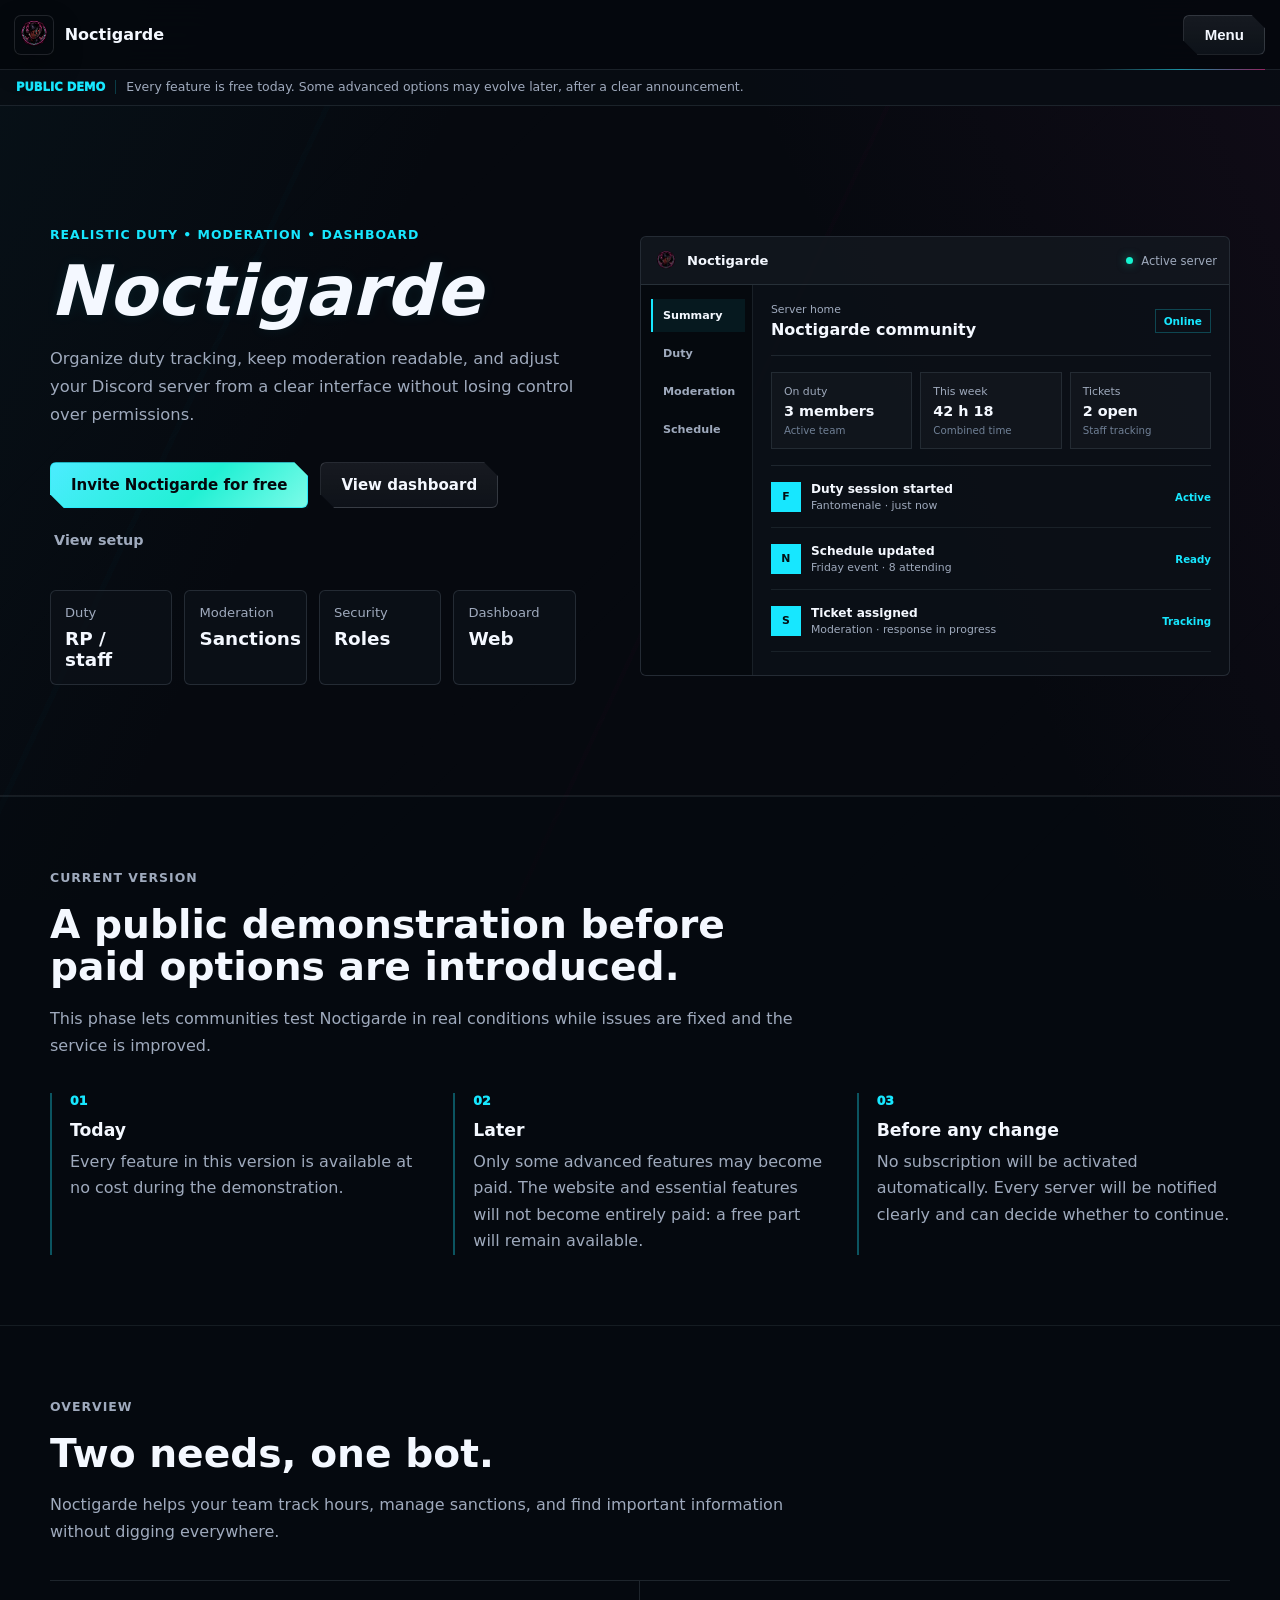
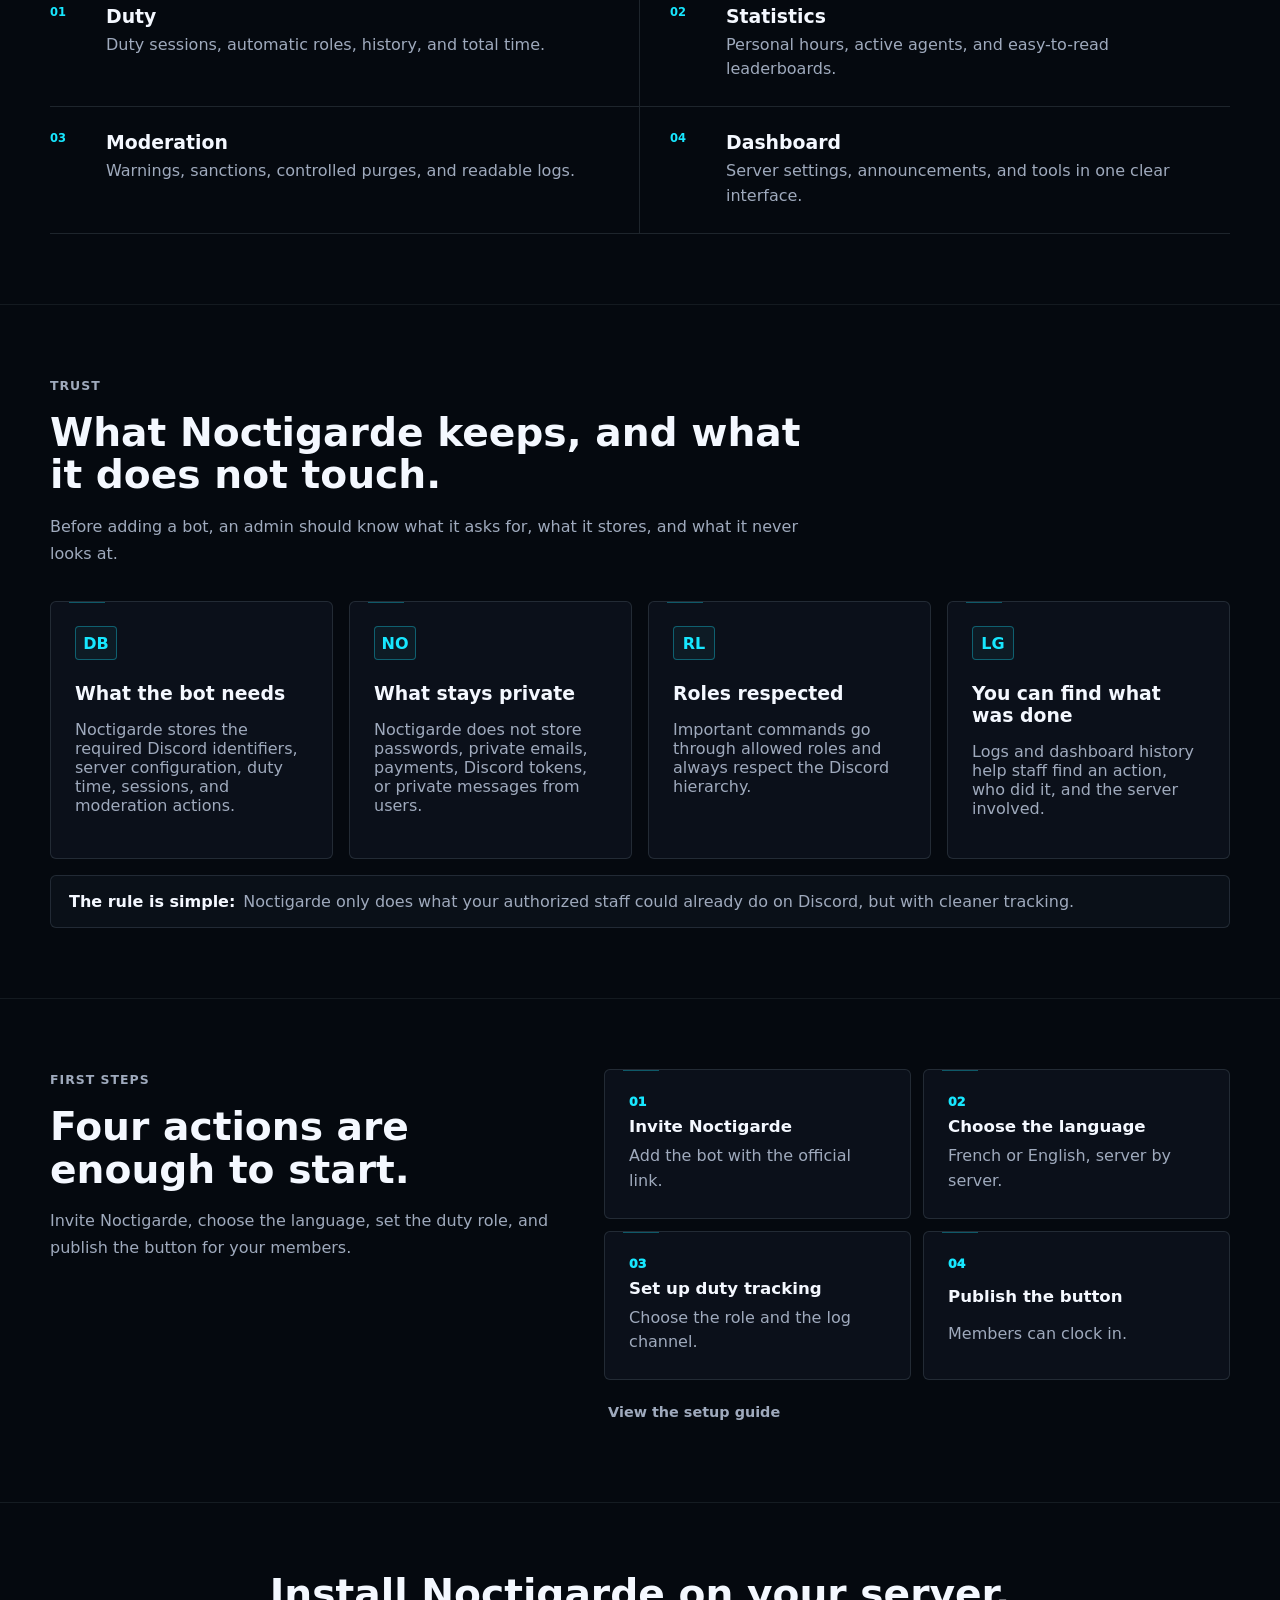
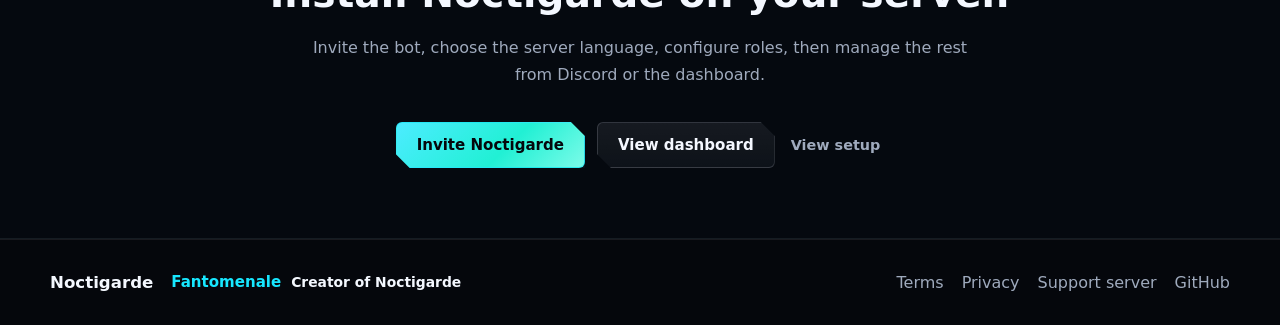
<file: index.html>
<!doctype html>
<html lang="fr">
<head>
  <meta charset="utf-8">
  <meta name="viewport" content="width=device-width, initial-scale=1">
  <meta http-equiv="Content-Security-Policy" content="default-src 'self'; base-uri 'self'; object-src 'none'; script-src 'self' 'sha256-Uu777sEy6oOiMQiWxnehxOXPt2q3s3srNqyZMOTy+Mg='; style-src 'self'; img-src 'self' data: https://cdn.discordapp.com https://media.discordapp.net https://noctigarde.fr https://phileaszer.github.io https://dashboard.noctigarde.fr; font-src 'self' data:; connect-src 'self' https://dashboard.noctigarde.fr; form-action 'self' https://discord.com; manifest-src 'self'; worker-src 'self'; upgrade-insecure-requests">
  <meta name="referrer" content="no-referrer">
  <title>Noctigarde | Bot Discord de service et de modération</title>
  <meta name="description" content="Noctigarde est actuellement une version de démonstration publique pour gérer les services, la modération et un serveur Discord depuis un dashboard clair.">
  <meta name="robots" content="index, follow">
  <link rel="canonical" href="https://noctigarde.fr/">
  <meta property="og:title" content="Noctigarde | Bot Discord">
  <meta property="og:description" content="Version de démonstration publique de Noctigarde : service, modération, statistiques, logs et dashboard web pour Discord.">
  <meta property="og:type" content="website">
  <meta property="og:image" content="https://noctigarde.fr/assets/noctigarde-hero.png">
  <meta name="twitter:card" content="summary_large_image">
  <meta name="theme-color" content="#05070c">
  <link rel="icon" href="assets/noctigarde-mark.png" type="image/png">
  <script>
    (() => {
      try {
        document.documentElement.dataset.theme = localStorage.getItem('sentinel-site-theme') === 'western' ? 'western' : 'sentinel';
      } catch (error) {
        document.documentElement.dataset.theme = 'sentinel';
      }
    })();
  </script>
  <link rel="stylesheet" href="styles.css?v=4b400676332d103f911598a0e309e4223cdbee16">
</head>
<body>
  <header class="site-header">
    <a class="brand" href="index.html" aria-label="Noctigarde">
      <img src="assets/noctigarde-mark.png" alt="">
      <span>Noctigarde</span>
    </a>
    <nav class="nav-links" aria-label="Navigation principale">
      <a href="pourquoi.html">Pourquoi ?</a>
      <a href="fonctionnalites.html">Fonctionnalités</a>
      <a href="commandes.html">Commandes</a>
      <a href="securite.html">Sécurité</a>
      <a href="installation.html">Installation</a>
      <a href="nouveautes.html">Nouveautés</a>
      <a href="statut.html">Statut</a>
    </nav>
    <div class="header-actions">
      <button class="theme-toggle button button-small button-ghost" type="button" data-theme-toggle data-i18n-ignore="true" aria-label="Changer de style">Western</button>
      <a class="button button-small" href="https://discord.com/oauth2/authorize?client_id=1511426423376842922&permissions=1099780189206&integration_type=0&scope=bot+applications.commands">Inviter Noctigarde</a>
      <a class="button button-ghost button-small" href="https://dashboard.noctigarde.fr/dashboard">Voir le dashboard</a>
      <a class="header-link" href="https://dashboard.noctigarde.fr/auth/login" data-discord-login>Connexion</a>
    </div>
  </header>

  <main>
    <section class="hero hero-home">
      <div class="hero-content">
        <p class="eyebrow">Service réaliste • Modération • Dashboard</p>
        <h1>Noctigarde</h1>
        <p class="hero-copy">Organise les prises de service, garde une modération lisible et règle ton serveur Discord depuis une interface claire, sans perdre la main sur les permissions.</p>
        <div class="hero-actions">
          <a class="button" href="https://discord.com/oauth2/authorize?client_id=1511426423376842922&permissions=1099780189206&integration_type=0&scope=bot+applications.commands">Inviter Noctigarde gratuitement</a>
          <a class="button button-ghost" href="https://dashboard.noctigarde.fr/dashboard">Voir le dashboard</a>
          <a class="action-link" href="installation.html">Voir l’installation</a>
        </div>
        <dl class="hero-metrics">
          <div><dt>Service</dt><dd>RP / staff</dd></div>
          <div><dt>Modération</dt><dd>Sanctions</dd></div>
          <div><dt>Sécurité</dt><dd>Rôles</dd></div>
          <div><dt>Dashboard</dt><dd>Web</dd></div>
        </dl>
      </div>
      <div class="hero-preview hero-product-preview" aria-label="Aperçu du dashboard Noctigarde">
        <div class="product-window-bar">
          <span><img src="assets/noctigarde-mark.png" alt="">Noctigarde</span>
          <small><i aria-hidden="true"></i> Serveur actif</small>
        </div>
        <div class="product-window-body">
          <aside class="product-mini-nav" aria-label="Aperçu de la navigation">
            <span class="is-active">Synthèse</span>
            <span>Service</span>
            <span>Modération</span>
            <span>Planning</span>
          </aside>
          <div class="product-mini-main">
            <header>
              <div><small>Accueil serveur</small><strong>Communauté Noctigarde</strong></div>
              <span>En ligne</span>
            </header>
            <div class="product-mini-metrics">
              <article><small>En service</small><strong>3 membres</strong><span>Équipe active</span></article>
              <article><small>Cette semaine</small><strong>42 h 18</strong><span>Temps cumulé</span></article>
              <article><small>Tickets</small><strong>2 ouverts</strong><span>Suivi staff</span></article>
            </div>
            <div class="product-mini-activity">
              <div><span class="activity-avatar">F</span><p><strong>Service commencé</strong><small>Fantomenale · à l’instant</small></p><em>Actif</em></div>
              <div><span class="activity-avatar">N</span><p><strong>Planning mis à jour</strong><small>Événement du vendredi · 8 présents</small></p><em>Prêt</em></div>
              <div><span class="activity-avatar">S</span><p><strong>Ticket pris en charge</strong><small>Modération · réponse en cours</small></p><em>Suivi</em></div>
            </div>
          </div>
        </div>
      </div>
    </section>

    <section class="section release-explainer">
      <div class="section-inner">
        <div class="section-heading">
          <p class="eyebrow">Version actuelle</p>
          <h2>Une démonstration publique avant l’arrivée d’options payantes.</h2>
          <p>Cette phase permet de tester Noctigarde en conditions réelles, de corriger les problèmes et d’améliorer le service avec les communautés qui l’utilisent.</p>
        </div>
        <div class="release-points">
          <article>
            <span>01</span>
            <h3>Aujourd’hui</h3>
            <p>Toutes les fonctions de cette version sont accessibles sans paiement pendant la démonstration.</p>
          </article>
          <article>
            <span>02</span>
            <h3>Plus tard</h3>
            <p>Seules certaines options avancées pourront devenir payantes. Le site et les fonctions essentielles ne deviendront pas entièrement payants : une partie gratuite restera disponible.</p>
          </article>
          <article>
            <span>03</span>
            <h3>Avant tout changement</h3>
            <p>Aucun abonnement ne sera activé automatiquement. Chaque serveur sera prévenu clairement et pourra décider de continuer ou non.</p>
          </article>
        </div>
      </div>
    </section>

    <section class="section section-dark">
      <div class="section-inner">
        <div class="section-heading">
          <p class="eyebrow">Vue d’ensemble</p>
          <h2>Deux besoins, un seul bot.</h2>
          <p>Noctigarde aide ton équipe à suivre les heures, gérer les sanctions et retrouver les informations importantes sans fouiller partout.</p>
        </div>
        <div class="capability-list">
          <article><span>01</span><div><h3>Service</h3><p>Prise de service, rôle automatique, historique et temps total.</p></div></article>
          <article><span>02</span><div><h3>Statistiques</h3><p>Heures personnelles, agents actifs et classements faciles à consulter.</p></div></article>
          <article><span>03</span><div><h3>Modération</h3><p>Avertissements, sanctions, purge contrôlée et logs lisibles.</p></div></article>
          <article><span>04</span><div><h3>Dashboard</h3><p>Réglages, annonces et outils du serveur réunis dans une interface claire.</p></div></article>
        </div>
      </div>
    </section>

    <section class="section trust-section">
      <div class="section-inner">
        <div class="section-heading">
          <p class="eyebrow">Confiance</p>
          <h2>Ce que Noctigarde garde, et ce qu’il ne touche pas.</h2>
          <p>Avant d’ajouter un bot, un admin doit savoir ce qu’il demande, ce qu’il enregistre et ce qu’il ne regarde jamais.</p>
        </div>
        <div class="trust-grid">
          <article class="trust-card">
            <span class="feature-icon">DB</span>
            <h3>Ce qui sert au bot</h3>
            <p>Noctigarde garde les identifiants Discord nécessaires, la configuration du serveur, les temps de service, les sessions et les actions de modération.</p>
          </article>
          <article class="trust-card">
            <span class="feature-icon">NO</span>
            <h3>Ce qui reste privé</h3>
            <p>Noctigarde ne stocke pas les mots de passe, les e-mails privés, les paiements, les tokens Discord ou les messages privés des utilisateurs.</p>
          </article>
          <article class="trust-card">
            <span class="feature-icon">RL</span>
            <h3>Rôles respectés</h3>
            <p>Les commandes importantes passent par les rôles autorisés et respectent toujours la hiérarchie Discord.</p>
          </article>
          <article class="trust-card">
            <span class="feature-icon">LG</span>
            <h3>On retrouve ce qui a été fait</h3>
            <p>Les logs et l’historique du dashboard aident le staff à retrouver une action, son auteur et le serveur concerné.</p>
          </article>
        </div>
        <div class="trust-note">
          <strong>La règle est simple :</strong>
          <span>Noctigarde fait seulement ce que ton staff autorisé pourrait déjà faire sur Discord, mais avec un suivi plus propre.</span>
        </div>
      </div>
    </section>

    <section class="section section-flow">
      <div class="section-inner split-layout">
        <div class="section-heading">
          <p class="eyebrow">Premiers pas</p>
          <h2>Quatre actions suffisent pour démarrer.</h2>
          <p>Invite Noctigarde, choisis la langue, règle le rôle de service et publie le bouton pour tes membres.</p>
        </div>
        <div class="start-board">
          <article><span>01</span><strong>Invite Noctigarde</strong><p>Ajoute le bot avec le lien officiel.</p></article>
          <article><span>02</span><strong>Choisis la langue</strong><p>Français ou anglais, serveur par serveur.</p></article>
          <article><span>03</span><strong>Règle le service</strong><p>Choisis le rôle et le salon de logs.</p></article>
          <article><span>04</span><strong>Publie le bouton</strong><p>Les membres peuvent pointer.</p></article>
          <a class="action-link" href="installation.html">Voir le guide d’installation</a>
        </div>
      </div>
    </section>

    <section class="section final-cta">
      <div class="section-inner">
        <h2>Installe Noctigarde sur ton serveur.</h2>
        <p>Invite le bot, choisis la langue du serveur, configure les rôles, puis gère le reste depuis Discord ou le dashboard.</p>
        <div class="hero-actions center">
          <a class="button" href="https://discord.com/oauth2/authorize?client_id=1511426423376842922&permissions=1099780189206&integration_type=0&scope=bot+applications.commands">Inviter Noctigarde</a>
          <a class="button button-ghost" href="https://dashboard.noctigarde.fr/dashboard">Voir le dashboard</a>
          <a class="action-link" href="installation.html">Voir l’installation</a>
        </div>
      </div>
    </section>
  </main>

  <footer class="site-footer">
    <span>Noctigarde</span>
    <div>
      <a href="conditions.html">Conditions</a>
      <a href="confidentialite.html">Confidentialité</a>
      <a href="https://discord.gg/jzPqcUdVns" target="_blank" rel="noopener noreferrer">Serveur support</a>
      <a href="https://github.com/phileaszer/noctigarde-site">GitHub</a>
    </div>
  </footer>
  <script src="theme.js?v=4b400676332d103f911598a0e309e4223cdbee16"></script>
  <script src="i18n-data.js?v=4b400676332d103f911598a0e309e4223cdbee16"></script>
  <script src="i18n-data-extra.js?v=4b400676332d103f911598a0e309e4223cdbee16"></script>
  <script src="i18n-data-more.js?v=4b400676332d103f911598a0e309e4223cdbee16"></script>
  <script src="i18n.js?v=4b400676332d103f911598a0e309e4223cdbee16"></script>
  <script src="auth.js?v=4b400676332d103f911598a0e309e4223cdbee16"></script>
</body>
</html>
</file>
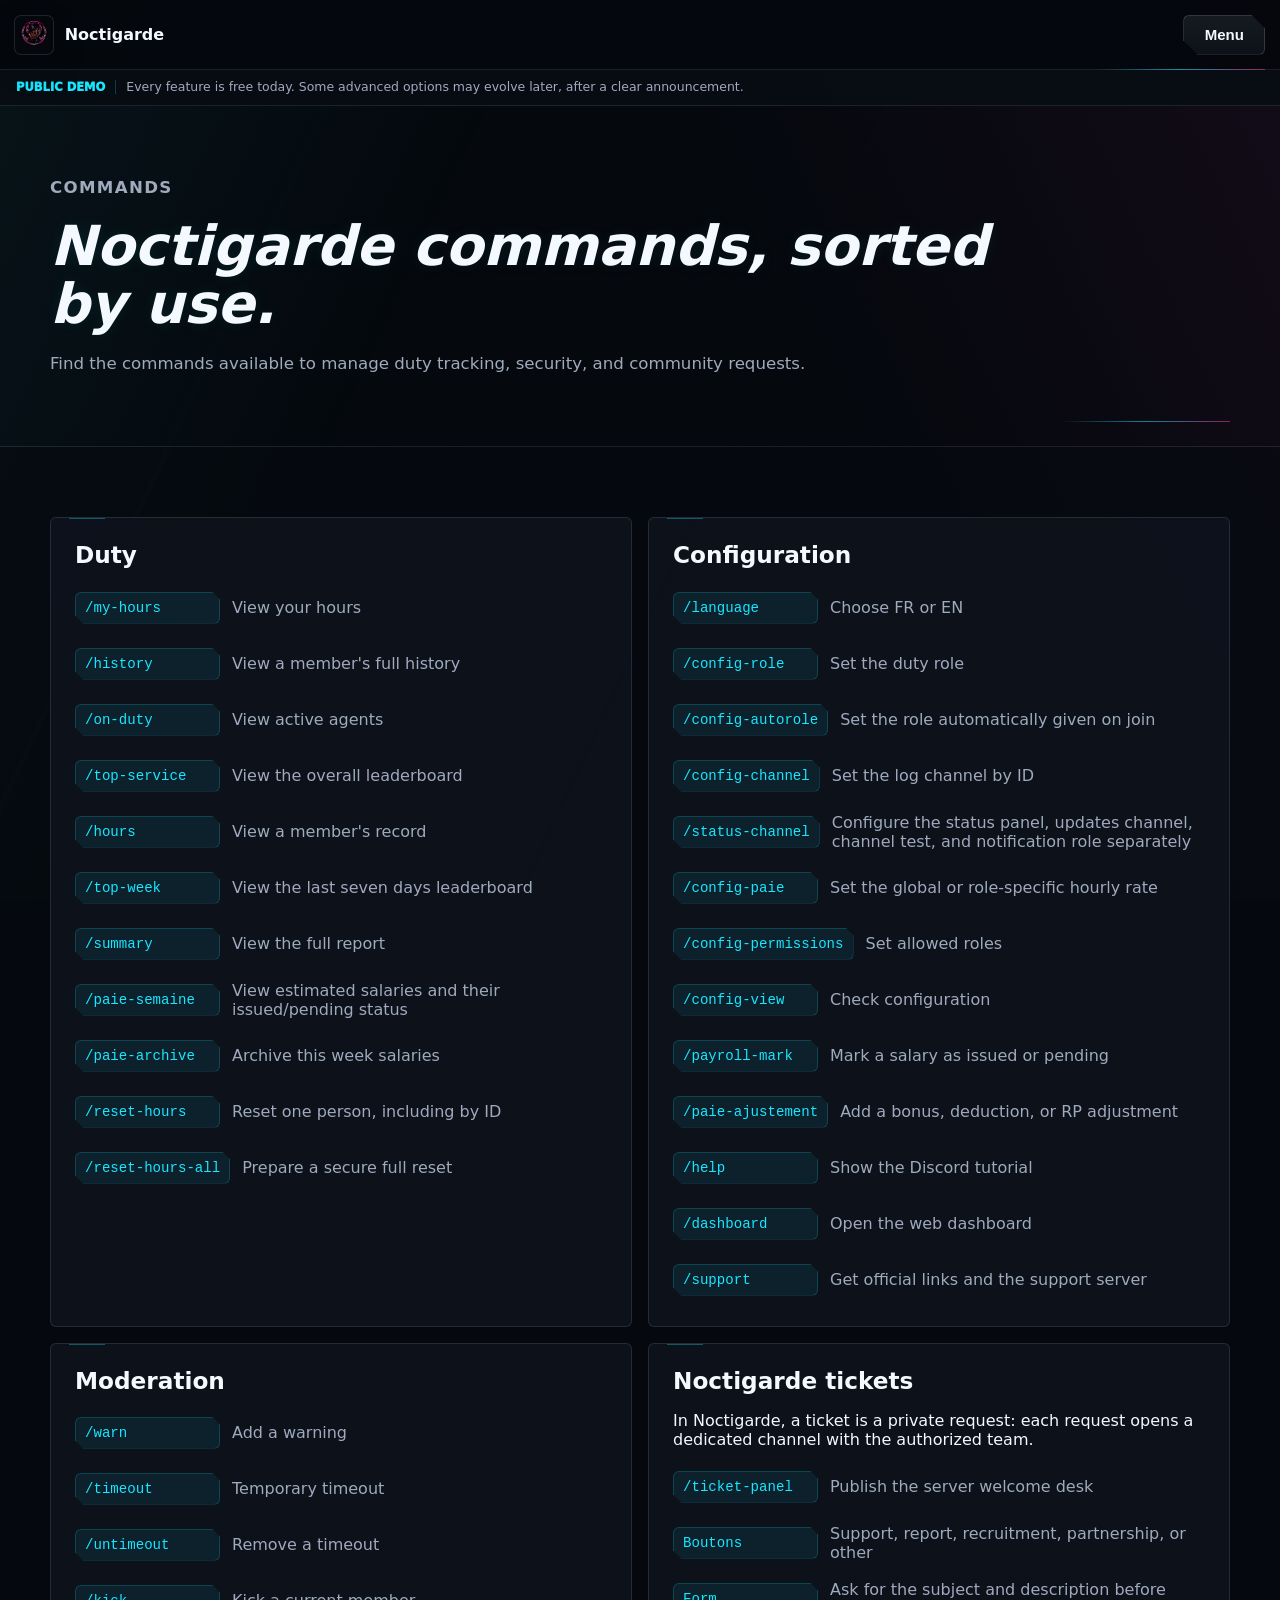
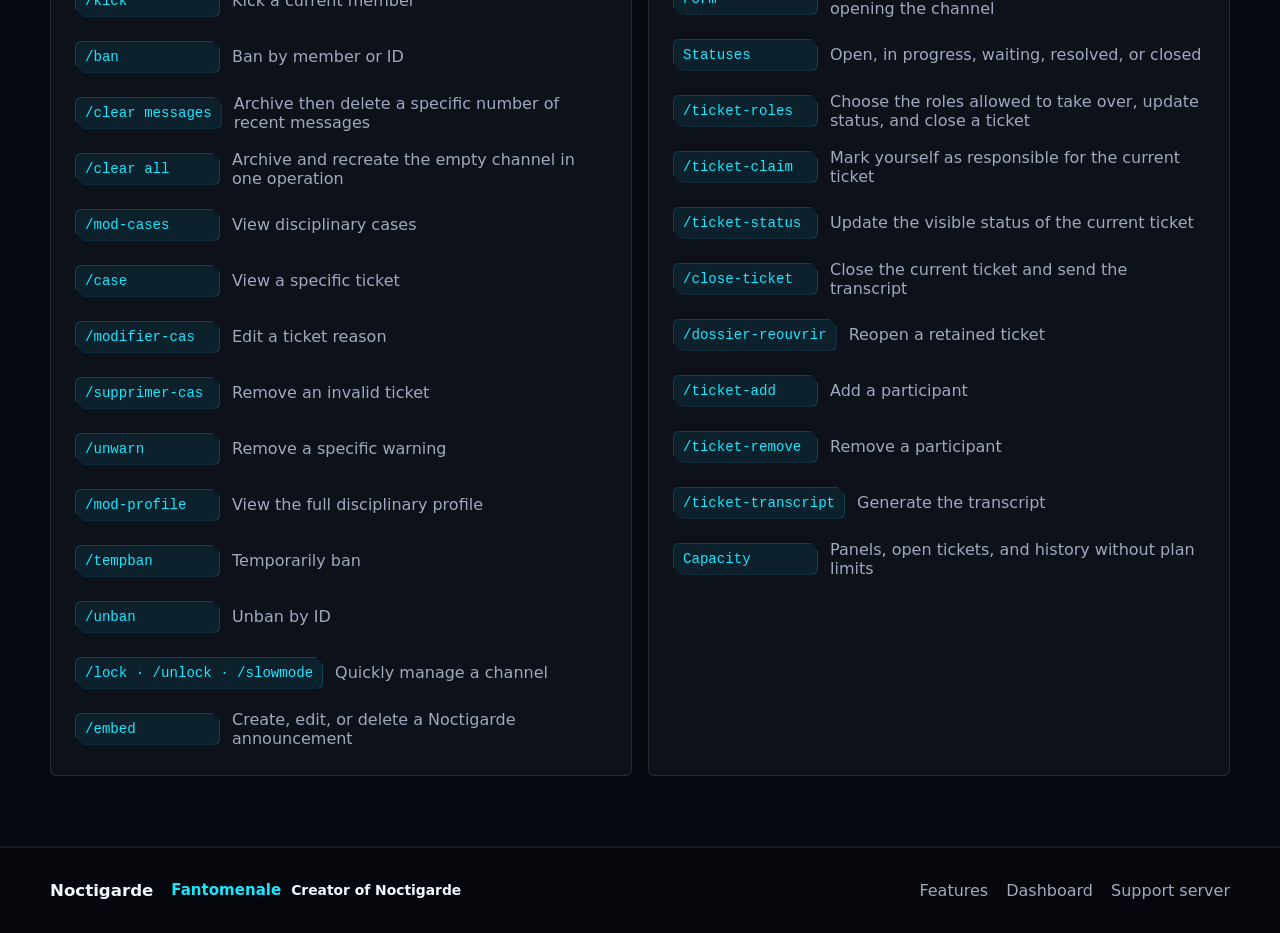
<file: commandes.html>
<!doctype html>
<html lang="fr">
<head>
  <meta charset="utf-8">
  <meta name="viewport" content="width=device-width, initial-scale=1">
  <meta http-equiv="Content-Security-Policy" content="default-src 'self'; base-uri 'self'; object-src 'none'; script-src 'self' 'sha256-Uu777sEy6oOiMQiWxnehxOXPt2q3s3srNqyZMOTy+Mg='; style-src 'self'; img-src 'self' data: https://cdn.discordapp.com https://media.discordapp.net https://noctigarde.fr https://phileaszer.github.io https://dashboard.noctigarde.fr; font-src 'self' data:; connect-src 'self' https://dashboard.noctigarde.fr; form-action 'self' https://discord.com; manifest-src 'self'; worker-src 'self'; upgrade-insecure-requests">
  <meta name="referrer" content="no-referrer">
  <title>Commandes | Noctigarde</title>
  <meta name="description" content="Commandes Noctigarde pour le service, la modération, les annonces et les dossiers Discord.">
  <meta name="robots" content="index, follow">
  <link rel="icon" href="assets/noctigarde-mark.png" type="image/png">
  <script>
    (() => {
      try {
        document.documentElement.dataset.theme = localStorage.getItem('sentinel-site-theme') === 'western' ? 'western' : 'sentinel';
      } catch (error) {
        document.documentElement.dataset.theme = 'sentinel';
      }
    })();
  </script>
  <link rel="stylesheet" href="styles.css?v=4b400676332d103f911598a0e309e4223cdbee16">
</head>
<body>
  <header class="site-header">
    <a class="brand" href="index.html"><img src="assets/noctigarde-mark.png" alt=""><span>Noctigarde</span></a>
    <nav class="nav-links">
      <a href="pourquoi.html">Pourquoi ?</a>
      <a href="fonctionnalites.html">Fonctionnalités</a>
      <a href="commandes.html" aria-current="page">Commandes</a>
      <a href="securite.html">Sécurité</a>
      <a href="installation.html">Installation</a>
      <a href="nouveautes.html">Nouveautés</a>
      <a href="statut.html">Statut</a>
    </nav>
    <div class="header-actions">
      <button class="theme-toggle button button-small button-ghost" type="button" data-theme-toggle data-i18n-ignore="true" aria-label="Changer de style">Western</button>
      <a class="button button-small" href="https://discord.com/oauth2/authorize?client_id=1511426423376842922&permissions=1099780189206&integration_type=0&scope=bot+applications.commands">Inviter Noctigarde</a>
      <a class="button button-ghost button-small" href="https://dashboard.noctigarde.fr/dashboard">Voir le dashboard</a>
      <a class="header-link" href="https://dashboard.noctigarde.fr/auth/login" data-discord-login>Connexion</a>
    </div>
  </header>

  <main>
    <section class="page-hero">
      <p class="eyebrow">Commandes</p>
      <h1>Les commandes Noctigarde, classées par usage.</h1>
      <p>Retrouve les commandes disponibles pour gérer le service, la sécurité et les demandes de ta communauté.</p>
    </section>

    <section class="section section-dark">
      <div class="section-inner command-page-grid">
        <article class="command-column">
          <h2>Service</h2>
          <ul>
            <li><code>/mes-heures</code><span>Voir ses heures</span></li>
            <li><code>/historique-service</code><span>Consulter l’historique complet d’un membre</span></li>
            <li><code>/en-service</code><span>Voir les agents actifs</span></li>
            <li><code>/top-service</code><span>Voir le classement général</span></li>
            <li><code>/heures</code><span>Consulter le registre d’un membre</span></li>
            <li><code>/top-semaine</code><span>Voir le classement des sept derniers jours</span></li>
            <li><code>/resume-service</code><span>Afficher le bilan complet</span></li>
            <li><code>/paie-semaine</code><span>Voir les salaires estimés et leur état versé/à verser</span></li>
            <li><code>/paie-archive</code><span>Archiver les salaires de la semaine</span></li>
            <li><code>/reset-heures</code><span>Réinitialiser une personne, même par ID</span></li>
            <li><code>/reset-heures-all</code><span>Préparer la remise à zéro générale sécurisée</span></li>
          </ul>
        </article>

        <article class="command-column">
          <h2>Configuration</h2>
          <ul>
            <li><code>/config-langue</code><span>Choisir FR ou EN</span></li>
            <li><code>/config-role</code><span>Définir le rôle de service</span></li>
            <li><code>/config-autorole</code><span>Définir le rôle donné automatiquement à l’arrivée</span></li>
            <li><code>/config-logs</code><span>Définir le salon de logs par ID</span></li>
            <li><code>/config-statut</code><span>Choisir séparément le panneau d’état, le salon des nouveautés, son test et le rôle à prévenir</span></li>
            <li><code>/config-paie</code><span>Définir le montant horaire global ou propre à un rôle</span></li>
            <li><code>/config-permissions</code><span>Définir les rôles autorisés</span></li>
            <li><code>/config-voir</code><span>Vérifier la configuration</span></li>
            <li><code>/paie-marquer</code><span>Marquer un salaire comme versé ou à verser</span></li>
            <li><code>/paie-ajustement</code><span>Ajouter une prime, une retenue ou une correction RP</span></li>
            <li><code>/aide</code><span>Afficher le tutoriel dans Discord</span></li>
            <li><code>/dashboard</code><span>Ouvrir le dashboard web</span></li>
            <li><code>/support</code><span>Recevoir les liens officiels et le serveur support</span></li>
          </ul>
        </article>

        <article class="command-column">
          <h2>Modération</h2>
          <ul>
            <li><code>/avertir</code><span>Ajouter un avertissement</span></li>
            <li><code>/timeout</code><span>Timeout temporaire</span></li>
            <li><code>/fin-timeout</code><span>Retirer un timeout</span></li>
            <li><code>/expulser</code><span>Expulser un membre présent</span></li>
            <li><code>/bannir</code><span>Bannir par membre ou ID</span></li>
            <li><code>/purge messages</code><span>Archiver puis supprimer un nombre précis de messages récents</span></li>
            <li><code>/purge tout</code><span>Archiver puis recréer le salon vide en une opération</span></li>
            <li><code>/sanctions</code><span>Voir les dossiers disciplinaires</span></li>
            <li><code>/cas</code><span>Consulter un dossier précis</span></li>
            <li><code>/modifier-cas</code><span>Corriger la raison d’un dossier</span></li>
            <li><code>/supprimer-cas</code><span>Retirer un dossier invalide</span></li>
            <li><code>/unwarn</code><span>Annuler un avertissement précis</span></li>
            <li><code>/profil-mod</code><span>Voir le profil disciplinaire complet</span></li>
            <li><code>/tempban</code><span>Bannir temporairement</span></li>
            <li><code>/unban</code><span>Lever un bannissement par ID</span></li>
            <li><code>/lock · /unlock · /slowmode</code><span>Gérer rapidement un salon</span></li>
            <li><code>/embed</code><span>Créer, modifier ou supprimer une annonce Noctigarde</span></li>
          </ul>
        </article>

        <article class="command-column">
          <h2>Dossiers Noctigarde</h2>
          <p>Dans Noctigarde, un dossier est simplement un ticket privé : chaque demande ouvre un salon dédié avec l’équipe autorisée.</p>
          <ul>
            <li><code>/dossier-panel</code><span>Publier le bureau d’accueil du serveur</span></li>
            <li><code>Boutons</code><span>Support, signalement, recrutement, partenariat ou autre</span></li>
            <li><code>Formulaire</code><span>Demander le sujet et la description avant d’ouvrir le salon</span></li>
            <li><code>Statuts</code><span>Ouvert, en cours, en attente, résolu ou fermé</span></li>
            <li><code>/dossier-roles</code><span>Choisir les rôles capables de prendre en charge, corriger le statut et clôturer un ticket</span></li>
            <li><code>/dossier-prendre</code><span>Se déclarer responsable du dossier actuel</span></li>
            <li><code>/dossier-statut</code><span>Corriger le statut visible du dossier actuel</span></li>
            <li><code>/dossier-fermer</code><span>Clôturer le dossier actuel et envoyer le compte rendu</span></li>
            <li><code>/dossier-reouvrir</code><span>Réouvrir un dossier encore conservé</span></li>
            <li><code>/dossier-ajouter</code><span>Ajouter un intervenant</span></li>
            <li><code>/dossier-retirer</code><span>Retirer un intervenant</span></li>
            <li><code>/dossier-compte-rendu</code><span>Générer le compte rendu</span></li>
            <li><code>Capacité</code><span>Panneaux, dossiers ouverts et historique sans quota de formule</span></li>
          </ul>
        </article>

      </div>
    </section>
  </main>

  <footer class="site-footer">
    <span>Noctigarde</span>
    <div><a href="fonctionnalites.html">Fonctionnalités</a><a href="https://dashboard.noctigarde.fr/dashboard">Dashboard</a><a href="https://discord.gg/jzPqcUdVns" target="_blank" rel="noopener noreferrer">Serveur support</a></div>
  </footer>
  <script src="theme.js?v=4b400676332d103f911598a0e309e4223cdbee16"></script>
  <script src="i18n-data.js?v=4b400676332d103f911598a0e309e4223cdbee16"></script>
  <script src="i18n-data-extra.js?v=4b400676332d103f911598a0e309e4223cdbee16"></script>
  <script src="i18n-data-more.js?v=4b400676332d103f911598a0e309e4223cdbee16"></script>
  <script src="i18n.js?v=4b400676332d103f911598a0e309e4223cdbee16"></script>
  <script src="auth.js?v=4b400676332d103f911598a0e309e4223cdbee16"></script>
</body>
</html>
</file>
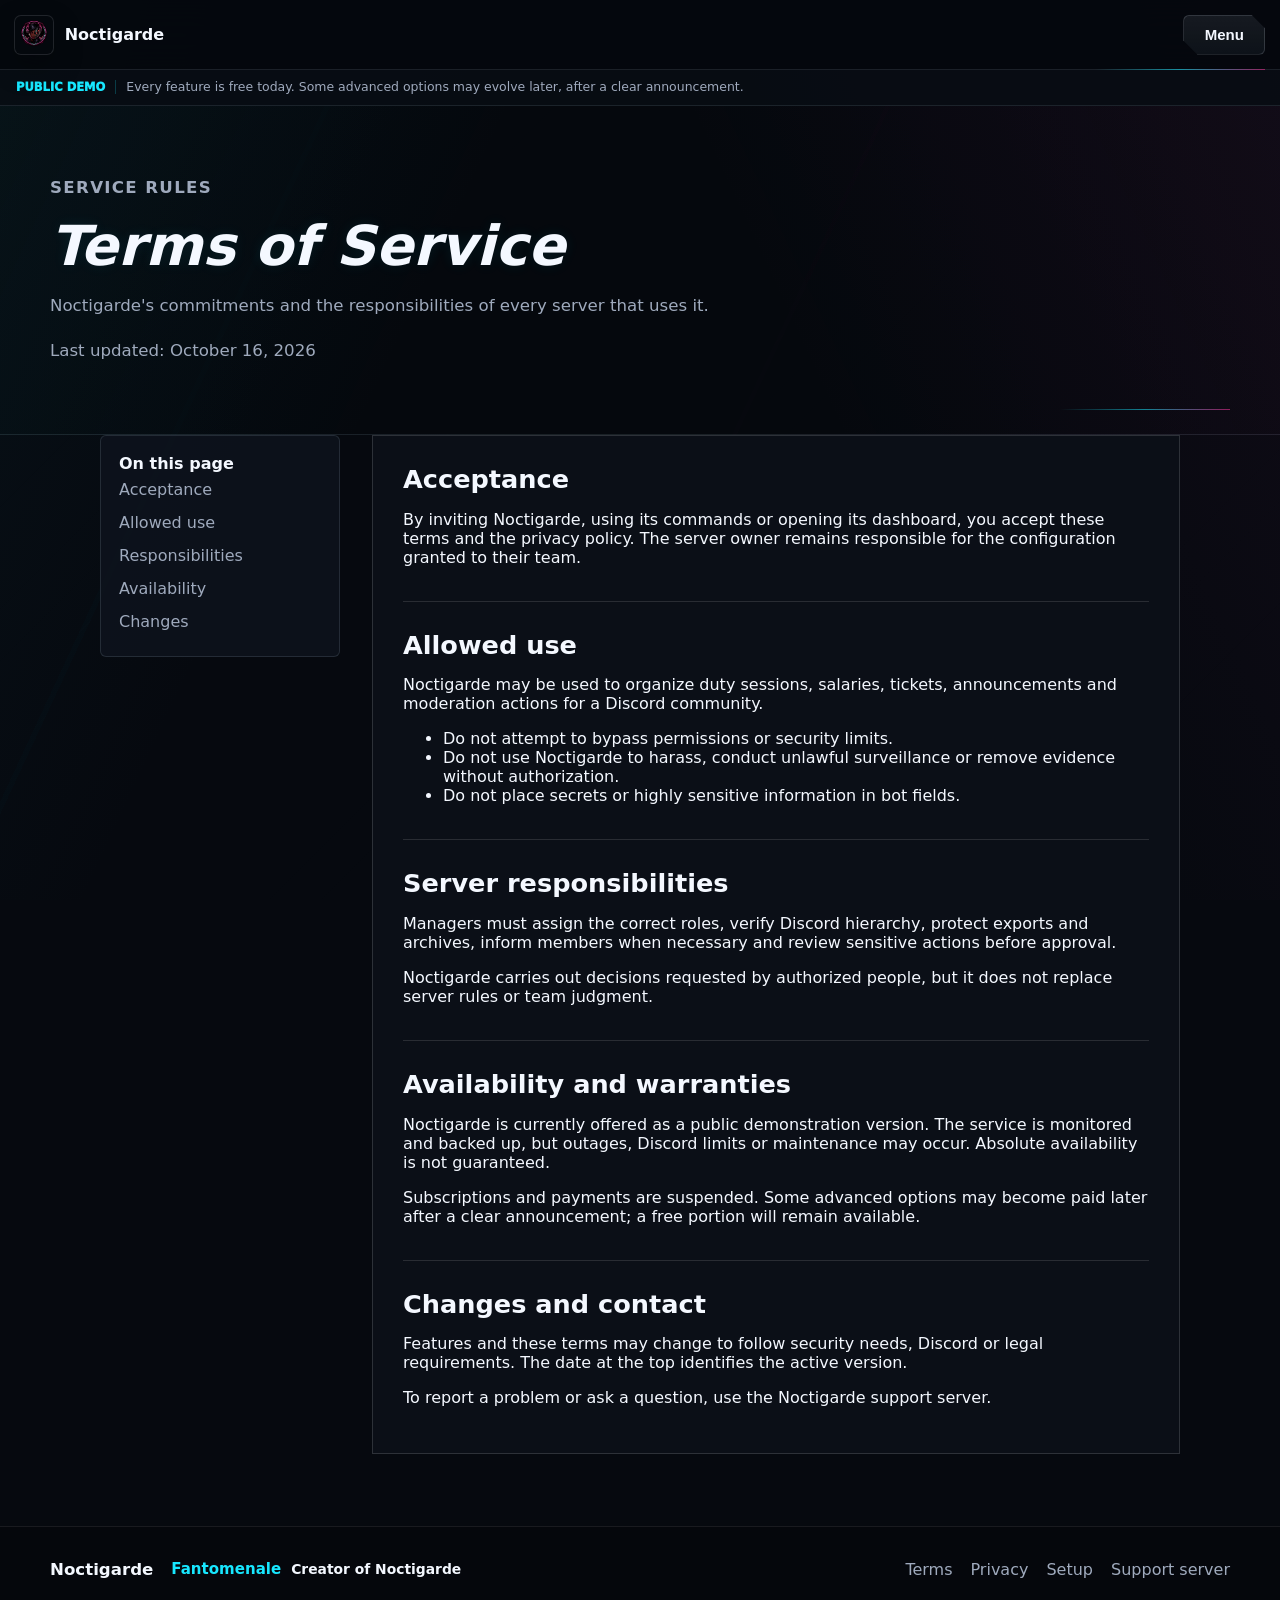
<file: conditions.html>
<!doctype html>
<html lang="fr">
<head>
  <meta charset="utf-8">
  <meta name="viewport" content="width=device-width, initial-scale=1">
  <meta http-equiv="Content-Security-Policy" content="default-src 'self'; base-uri 'self'; object-src 'none'; script-src 'self' 'sha256-Uu777sEy6oOiMQiWxnehxOXPt2q3s3srNqyZMOTy+Mg='; style-src 'self'; img-src 'self' data: https://cdn.discordapp.com https://media.discordapp.net https://noctigarde.fr https://phileaszer.github.io https://dashboard.noctigarde.fr; font-src 'self' data:; connect-src 'self' https://dashboard.noctigarde.fr; form-action 'self' https://discord.com; manifest-src 'self'; worker-src 'self'; upgrade-insecure-requests">
  <meta name="referrer" content="no-referrer">
  <title>Conditions d'utilisation | Noctigarde</title>
  <meta name="description" content="Règles d'utilisation, responsabilités et disponibilité du service Noctigarde.">
  <meta name="robots" content="index, follow">
  <meta name="theme-color" content="#05070c">
  <link rel="icon" href="assets/noctigarde-mark.png" type="image/png">
  <script>
    (() => {
      try {
        document.documentElement.dataset.theme = localStorage.getItem('sentinel-site-theme') === 'western' ? 'western' : 'sentinel';
      } catch (error) {
        document.documentElement.dataset.theme = 'sentinel';
      }
    })();
  </script>
  <link rel="stylesheet" href="styles.css?v=4b400676332d103f911598a0e309e4223cdbee16">
</head>
<body>
  <header class="site-header">
    <a class="brand" href="index.html"><img src="assets/noctigarde-mark.png" alt=""><span>Noctigarde</span></a>
    <nav class="nav-links" aria-label="Navigation principale"><a href="pourquoi.html">Pourquoi ?</a><a href="fonctionnalites.html">Fonctionnalités</a><a href="commandes.html">Commandes</a><a href="securite.html">Sécurité</a><a href="installation.html">Installation</a><a href="nouveautes.html">Nouveautés</a><a href="statut.html">Statut</a></nav>
    <div class="header-actions"><button class="theme-toggle button button-small button-ghost" type="button" data-theme-toggle data-i18n-ignore="true">Western</button><a class="button button-small" href="https://discord.com/oauth2/authorize?client_id=1511426423376842922&amp;permissions=1099780189206&amp;integration_type=0&amp;scope=bot+applications.commands">Inviter Noctigarde</a><a class="header-link" href="https://dashboard.noctigarde.fr/auth/login" data-discord-login>Connexion</a></div>
  </header>
  <main>
    <section class="page-hero"><p class="eyebrow">Règles du service</p><h1>Conditions d'utilisation</h1><p>Les engagements de Noctigarde et les responsabilités de chaque serveur qui l’utilise.</p><p class="muted">Dernière mise à jour : 16 octobre 2026</p></section>
    <div class="trust-document language-fr" data-i18n-ignore>
      <nav class="trust-document-nav" aria-label="Sommaire"><strong>Sur cette page</strong><a href="#acceptation">Acceptation</a><a href="#usage-autorise">Usage autorisé</a><a href="#responsabilites">Responsabilités</a><a href="#disponibilite">Disponibilité</a><a href="#evolution">Évolution</a></nav>
      <article class="trust-document-body">
        <section id="acceptation"><h2>Acceptation</h2><p>En invitant Noctigarde, en utilisant ses commandes ou en ouvrant son dashboard, tu acceptes ces conditions et la politique de confidentialité. Le propriétaire du serveur reste responsable de la configuration accordée à son équipe.</p></section>
        <section id="usage-autorise"><h2>Usage autorisé</h2><p>Noctigarde peut être utilisé pour organiser les services, salaires, tickets, annonces et actions de modération d’une communauté Discord.</p><ul><li>Ne tente pas de contourner les permissions ou les limites de sécurité.</li><li>N’utilise pas Noctigarde pour harceler, surveiller illégalement ou supprimer des preuves sans autorisation.</li><li>Ne place pas de secrets ou de données très sensibles dans les champs du bot.</li></ul></section>
        <section id="responsabilites"><h2>Responsabilités du serveur</h2><p>Les responsables doivent attribuer les bons rôles, vérifier la hiérarchie Discord, protéger les exports et archives, informer leurs membres lorsque cela est nécessaire et relire toute action sensible avant validation.</p><p>Noctigarde applique les décisions demandées par les personnes autorisées, mais ne remplace ni le règlement du serveur ni le jugement de son équipe.</p></section>
        <section id="disponibilite"><h2>Disponibilité et garanties</h2><p>Noctigarde est actuellement proposé comme version de démonstration publique. Le service est surveillé et sauvegardé, mais une interruption, une limite Discord ou une maintenance peut arriver. Aucune disponibilité absolue n’est garantie.</p><p>Les abonnements et les paiements sont suspendus. Certaines options avancées pourront devenir payantes plus tard, après une annonce claire ; une partie gratuite restera disponible.</p></section>
        <section id="evolution"><h2>Évolution et contact</h2><p>Les fonctions et ces conditions peuvent évoluer pour suivre la sécurité, Discord ou le cadre légal. La date affichée en haut indique la version en vigueur.</p><p>Pour signaler un problème ou poser une question, utilise le <a href="https://discord.gg/jzPqcUdVns" target="_blank" rel="noopener noreferrer">serveur support Noctigarde</a>.</p></section>
      </article>
    </div>
    <div class="trust-document language-en" data-i18n-ignore>
      <nav class="trust-document-nav" aria-label="Contents"><strong>On this page</strong><a href="#acceptance-en">Acceptance</a><a href="#allowed-en">Allowed use</a><a href="#responsibilities-en">Responsibilities</a><a href="#availability-en">Availability</a><a href="#changes-en">Changes</a></nav>
      <article class="trust-document-body"><section id="acceptance-en"><h2>Acceptance</h2><p>By inviting Noctigarde, using its commands or opening its dashboard, you accept these terms and the privacy policy. The server owner remains responsible for the configuration granted to their team.</p></section><section id="allowed-en"><h2>Allowed use</h2><p>Noctigarde may be used to organize duty sessions, salaries, tickets, announcements and moderation actions for a Discord community.</p><ul><li>Do not attempt to bypass permissions or security limits.</li><li>Do not use Noctigarde to harass, conduct unlawful surveillance or remove evidence without authorization.</li><li>Do not place secrets or highly sensitive information in bot fields.</li></ul></section><section id="responsibilities-en"><h2>Server responsibilities</h2><p>Managers must assign the correct roles, verify Discord hierarchy, protect exports and archives, inform members when necessary and review sensitive actions before approval.</p><p>Noctigarde carries out decisions requested by authorized people, but it does not replace server rules or team judgment.</p></section><section id="availability-en"><h2>Availability and warranties</h2><p>Noctigarde is currently offered as a public demonstration version. The service is monitored and backed up, but outages, Discord limits or maintenance may occur. Absolute availability is not guaranteed.</p><p>Subscriptions and payments are suspended. Some advanced options may become paid later after a clear announcement; a free portion will remain available.</p></section><section id="changes-en"><h2>Changes and contact</h2><p>Features and these terms may change to follow security needs, Discord or legal requirements. The date at the top identifies the active version.</p><p>To report a problem or ask a question, use the <a href="https://discord.gg/jzPqcUdVns" target="_blank" rel="noopener noreferrer">Noctigarde support server</a>.</p></section></article>
    </div>
  </main>
  <footer class="site-footer"><span>Noctigarde</span><div><a href="conditions.html" aria-current="page">Conditions</a><a href="confidentialite.html">Confidentialité</a><a href="installation.html">Installation</a><a href="https://discord.gg/jzPqcUdVns" target="_blank" rel="noopener noreferrer">Serveur support</a></div></footer>
  <script src="theme.js?v=4b400676332d103f911598a0e309e4223cdbee16"></script><script src="i18n-data.js?v=4b400676332d103f911598a0e309e4223cdbee16"></script>
  <script src="i18n-data-extra.js?v=4b400676332d103f911598a0e309e4223cdbee16"></script>
  <script src="i18n-data-more.js?v=4b400676332d103f911598a0e309e4223cdbee16"></script>
  <script src="i18n.js?v=4b400676332d103f911598a0e309e4223cdbee16"></script><script src="auth.js?v=4b400676332d103f911598a0e309e4223cdbee16"></script>
</body>
</html>
</file>
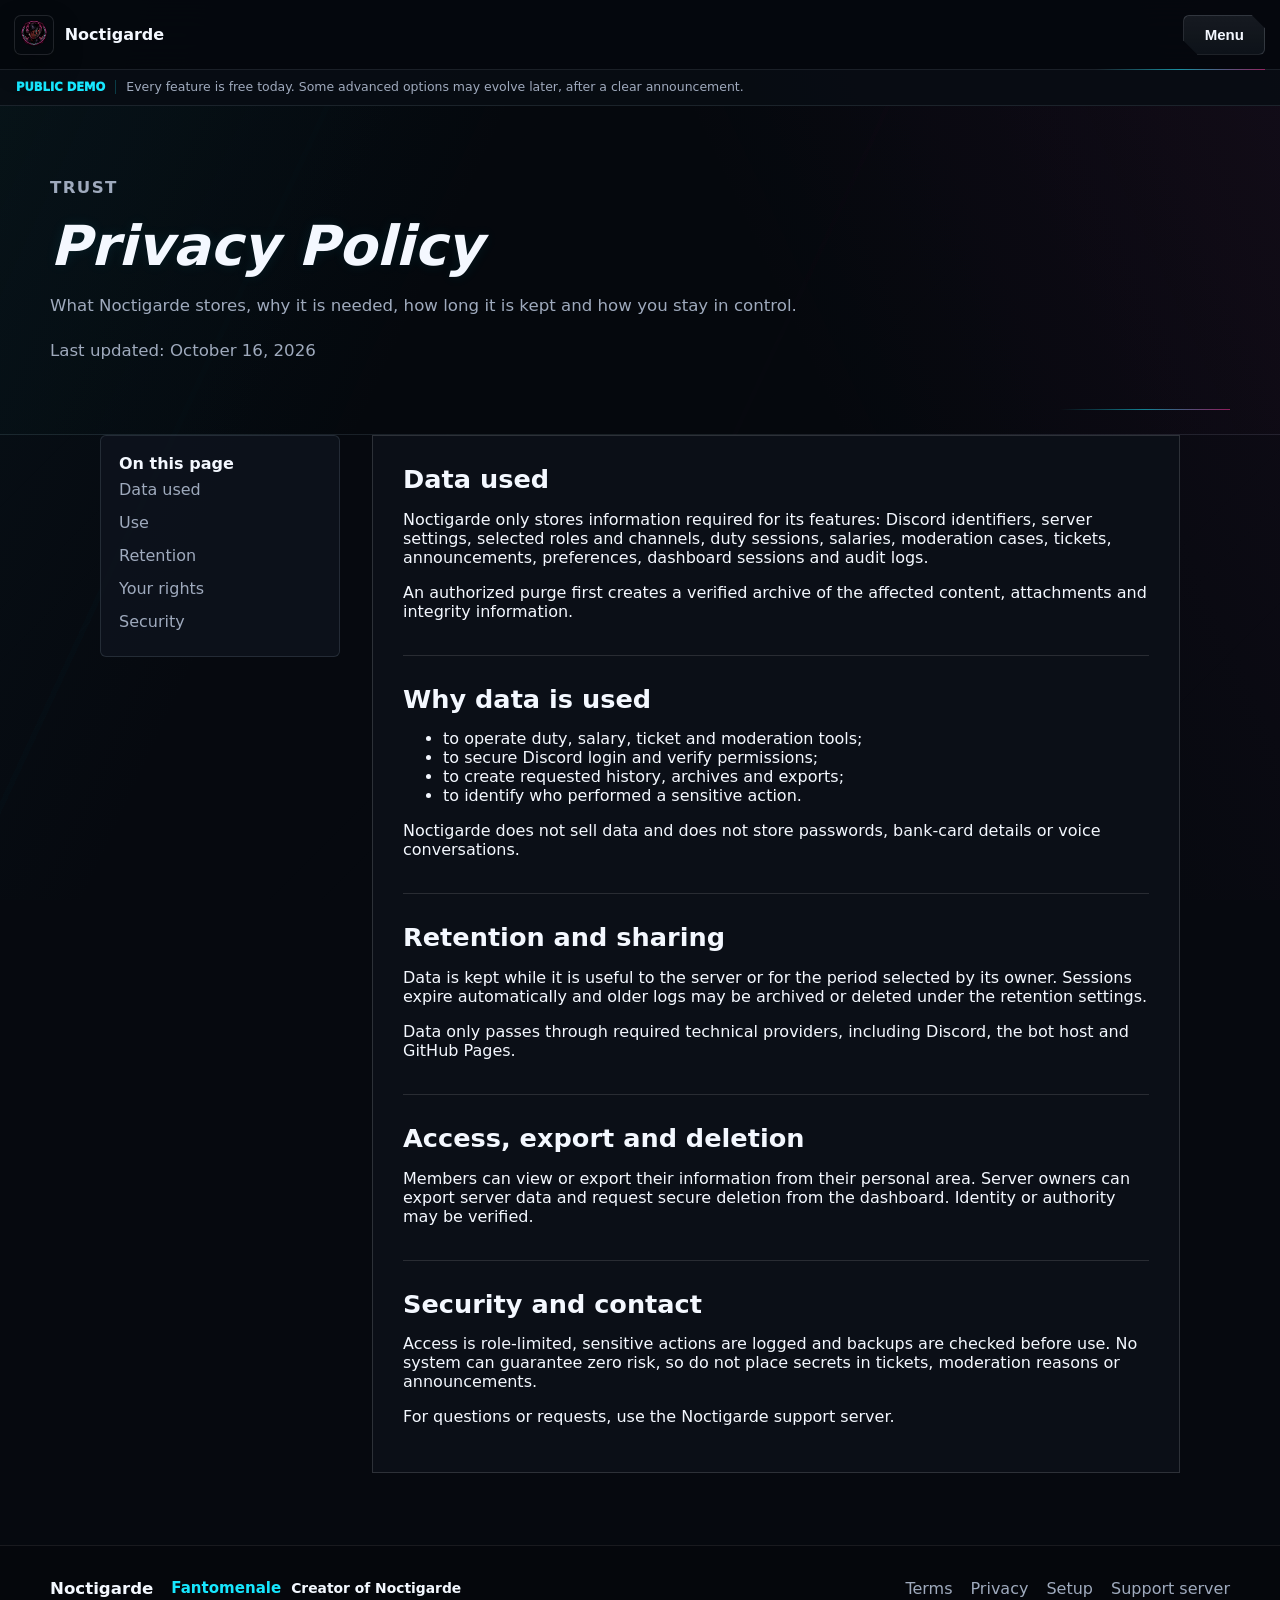
<file: confidentialite.html>
<!doctype html>
<html lang="fr">
<head>
  <meta charset="utf-8">
  <meta name="viewport" content="width=device-width, initial-scale=1">
  <meta http-equiv="Content-Security-Policy" content="default-src 'self'; base-uri 'self'; object-src 'none'; script-src 'self' 'sha256-Uu777sEy6oOiMQiWxnehxOXPt2q3s3srNqyZMOTy+Mg='; style-src 'self'; img-src 'self' data: https://cdn.discordapp.com https://media.discordapp.net https://noctigarde.fr https://phileaszer.github.io https://dashboard.noctigarde.fr; font-src 'self' data:; connect-src 'self' https://dashboard.noctigarde.fr; form-action 'self' https://discord.com; manifest-src 'self'; worker-src 'self'; upgrade-insecure-requests">
  <meta name="referrer" content="no-referrer">
  <title>Confidentialité | Noctigarde</title>
  <meta name="description" content="Données collectées, conservation et droits des utilisateurs de Noctigarde.">
  <meta name="robots" content="index, follow">
  <meta name="theme-color" content="#05070c">
  <link rel="icon" href="assets/noctigarde-mark.png" type="image/png">
  <script>
    (() => {
      try {
        document.documentElement.dataset.theme = localStorage.getItem('sentinel-site-theme') === 'western' ? 'western' : 'sentinel';
      } catch (error) {
        document.documentElement.dataset.theme = 'sentinel';
      }
    })();
  </script>
  <link rel="stylesheet" href="styles.css?v=4b400676332d103f911598a0e309e4223cdbee16">
</head>
<body>
  <header class="site-header">
    <a class="brand" href="index.html"><img src="assets/noctigarde-mark.png" alt=""><span>Noctigarde</span></a>
    <nav class="nav-links" aria-label="Navigation principale"><a href="pourquoi.html">Pourquoi ?</a><a href="fonctionnalites.html">Fonctionnalités</a><a href="commandes.html">Commandes</a><a href="securite.html">Sécurité</a><a href="installation.html">Installation</a><a href="nouveautes.html">Nouveautés</a><a href="statut.html">Statut</a></nav>
    <div class="header-actions"><button class="theme-toggle button button-small button-ghost" type="button" data-theme-toggle data-i18n-ignore="true">Western</button><a class="button button-small" href="https://discord.com/oauth2/authorize?client_id=1511426423376842922&amp;permissions=1099780189206&amp;integration_type=0&amp;scope=bot+applications.commands">Inviter Noctigarde</a><a class="header-link" href="https://dashboard.noctigarde.fr/auth/login" data-discord-login>Connexion</a></div>
  </header>
  <main>
    <section class="page-hero"><p class="eyebrow">Confiance</p><h1>Politique de confidentialité</h1><p>Ce que Noctigarde conserve, pourquoi, pendant combien de temps et comment garder le contrôle.</p><p class="muted">Dernière mise à jour : 16 octobre 2026</p></section>
    <div class="trust-document language-fr" data-i18n-ignore>
      <nav class="trust-document-nav" aria-label="Sommaire"><strong>Sur cette page</strong><a href="#donnees">Données utilisées</a><a href="#usage">Utilisation</a><a href="#conservation">Conservation</a><a href="#droits">Tes droits</a><a href="#securite-donnees">Sécurité</a></nav>
      <article class="trust-document-body">
        <section id="donnees"><h2>Données utilisées</h2><p>Noctigarde conserve uniquement les informations nécessaires à ses fonctions : identifiants Discord, réglages du serveur, rôles et salons choisis, services, salaires, sanctions, tickets, annonces, préférences, sessions du dashboard et journal des actions.</p><p>Une purge demandée par une personne autorisée crée d’abord une archive vérifiée du contenu concerné, de ses pièces jointes et de ses informations d’intégrité.</p></section>
        <section id="usage"><h2>Pourquoi ces données sont utilisées</h2><ul><li>faire fonctionner les services, salaires, tickets et outils de modération ;</li><li>sécuriser la connexion Discord et contrôler les permissions ;</li><li>produire les historiques, archives et exports demandés ;</li><li>retrouver qui a effectué une action sensible.</li></ul><p>Noctigarde ne vend aucune donnée et ne stocke ni mot de passe, ni carte bancaire, ni conversation vocale.</p></section>
        <section id="conservation"><h2>Conservation et partage</h2><p>Les données restent conservées tant qu’elles sont utiles au serveur ou pendant la durée choisie par son propriétaire. Les sessions expirent automatiquement et les journaux anciens peuvent être archivés ou supprimés selon les règles de conservation.</p><p>Les données transitent seulement par les services techniques indispensables, notamment Discord, l’hébergeur du bot et GitHub Pages.</p></section>
        <section id="droits"><h2>Accès, export et suppression</h2><p>Un membre peut consulter ou exporter ses informations depuis son espace personnel. Le propriétaire peut exporter les données de son serveur et demander leur suppression sécurisée depuis le dashboard. Une vérification d’identité ou d’autorité peut être demandée.</p></section>
        <section id="securite-donnees"><h2>Sécurité et contact</h2><p>Les accès sont limités par rôle, les actions sensibles sont journalisées et les sauvegardes sont contrôlées avant usage. Aucun système ne peut toutefois garantir un risque nul : évite de placer des secrets dans un ticket, une sanction ou une annonce.</p><p>Pour toute question ou demande, utilise le <a href="https://discord.gg/jzPqcUdVns" target="_blank" rel="noopener noreferrer">serveur support Noctigarde</a>.</p></section>
      </article>
    </div>
    <div class="trust-document language-en" data-i18n-ignore>
      <nav class="trust-document-nav" aria-label="Contents"><strong>On this page</strong><a href="#data-en">Data used</a><a href="#use-en">Use</a><a href="#retention-en">Retention</a><a href="#rights-en">Your rights</a><a href="#security-en">Security</a></nav>
      <article class="trust-document-body"><section id="data-en"><h2>Data used</h2><p>Noctigarde only stores information required for its features: Discord identifiers, server settings, selected roles and channels, duty sessions, salaries, moderation cases, tickets, announcements, preferences, dashboard sessions and audit logs.</p><p>An authorized purge first creates a verified archive of the affected content, attachments and integrity information.</p></section><section id="use-en"><h2>Why data is used</h2><ul><li>to operate duty, salary, ticket and moderation tools;</li><li>to secure Discord login and verify permissions;</li><li>to create requested history, archives and exports;</li><li>to identify who performed a sensitive action.</li></ul><p>Noctigarde does not sell data and does not store passwords, bank-card details or voice conversations.</p></section><section id="retention-en"><h2>Retention and sharing</h2><p>Data is kept while it is useful to the server or for the period selected by its owner. Sessions expire automatically and older logs may be archived or deleted under the retention settings.</p><p>Data only passes through required technical providers, including Discord, the bot host and GitHub Pages.</p></section><section id="rights-en"><h2>Access, export and deletion</h2><p>Members can view or export their information from their personal area. Server owners can export server data and request secure deletion from the dashboard. Identity or authority may be verified.</p></section><section id="security-en"><h2>Security and contact</h2><p>Access is role-limited, sensitive actions are logged and backups are checked before use. No system can guarantee zero risk, so do not place secrets in tickets, moderation reasons or announcements.</p><p>For questions or requests, use the <a href="https://discord.gg/jzPqcUdVns" target="_blank" rel="noopener noreferrer">Noctigarde support server</a>.</p></section></article>
    </div>
  </main>
  <footer class="site-footer"><span>Noctigarde</span><div><a href="conditions.html">Conditions</a><a href="confidentialite.html" aria-current="page">Confidentialité</a><a href="installation.html">Installation</a><a href="https://discord.gg/jzPqcUdVns" target="_blank" rel="noopener noreferrer">Serveur support</a></div></footer>
  <script src="theme.js?v=4b400676332d103f911598a0e309e4223cdbee16"></script><script src="i18n-data.js?v=4b400676332d103f911598a0e309e4223cdbee16"></script>
  <script src="i18n-data-extra.js?v=4b400676332d103f911598a0e309e4223cdbee16"></script>
  <script src="i18n-data-more.js?v=4b400676332d103f911598a0e309e4223cdbee16"></script>
  <script src="i18n.js?v=4b400676332d103f911598a0e309e4223cdbee16"></script><script src="auth.js?v=4b400676332d103f911598a0e309e4223cdbee16"></script>
</body>
</html>
</file>
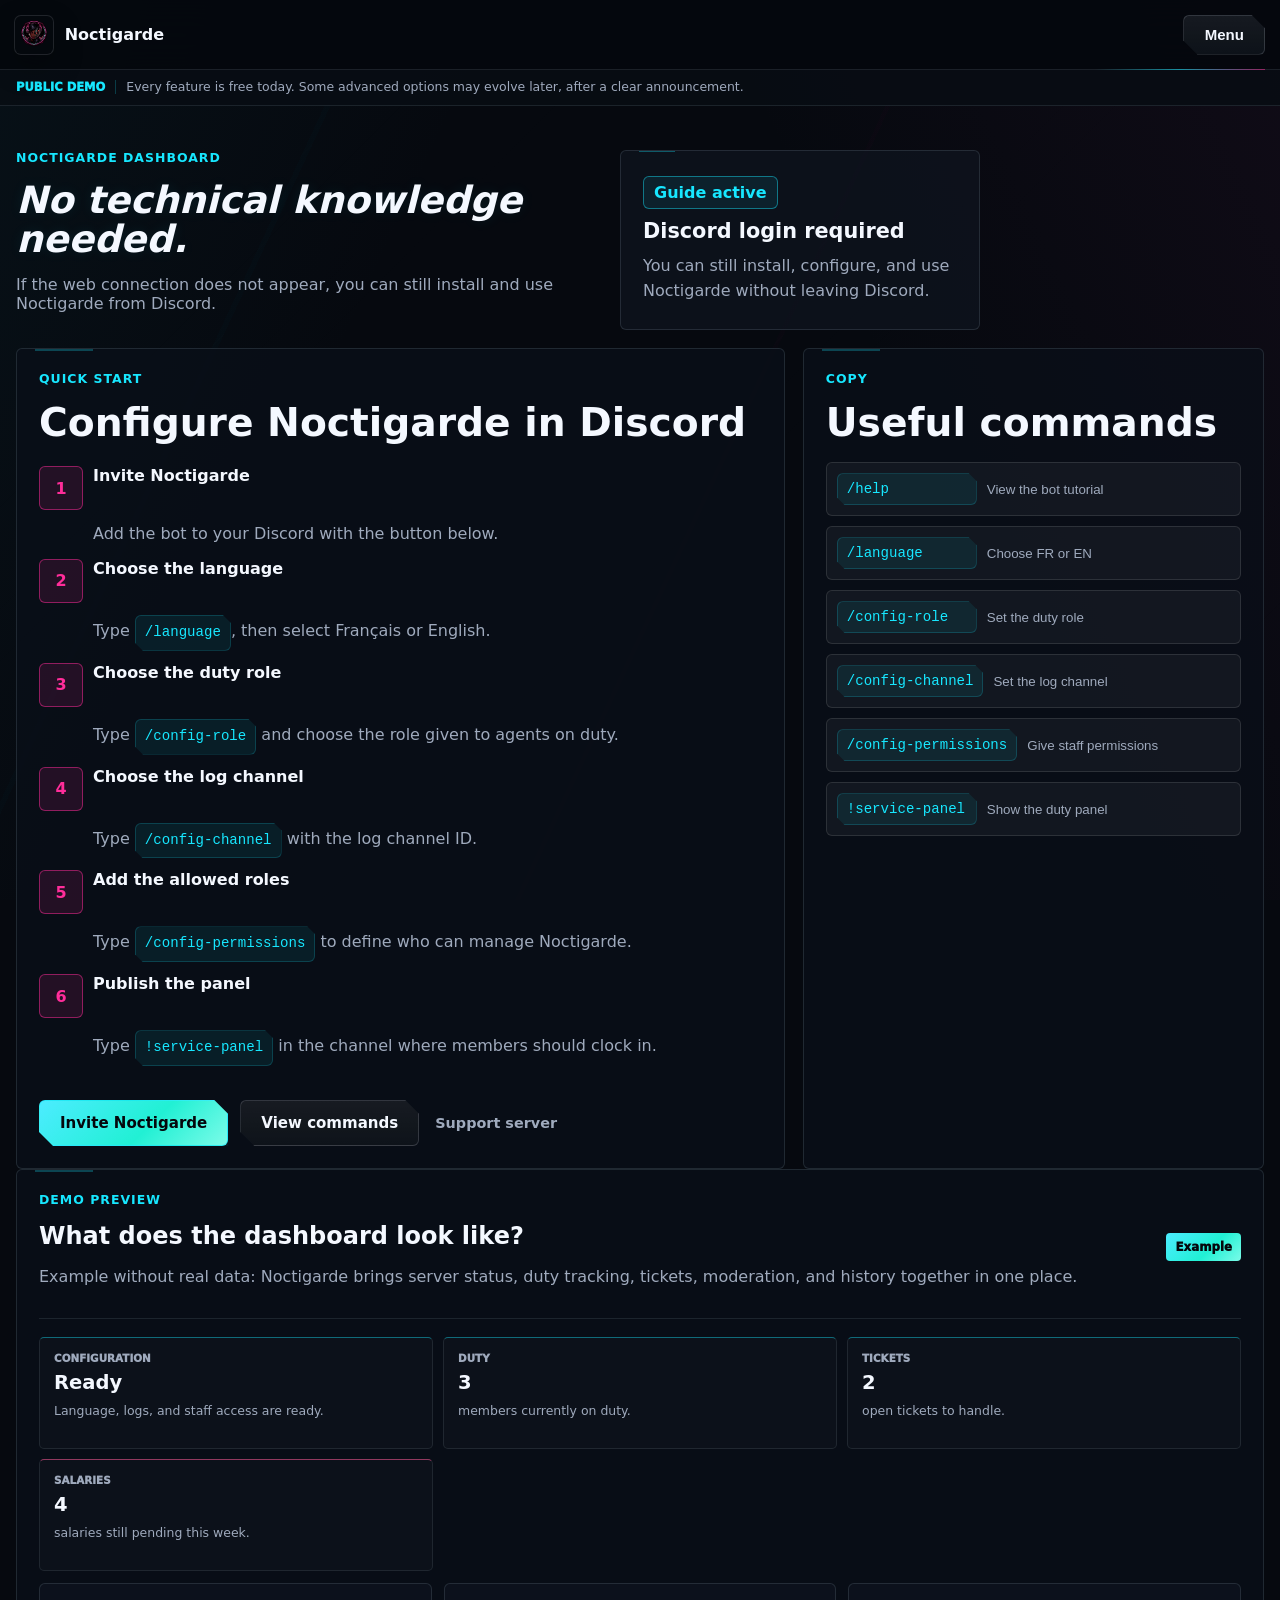
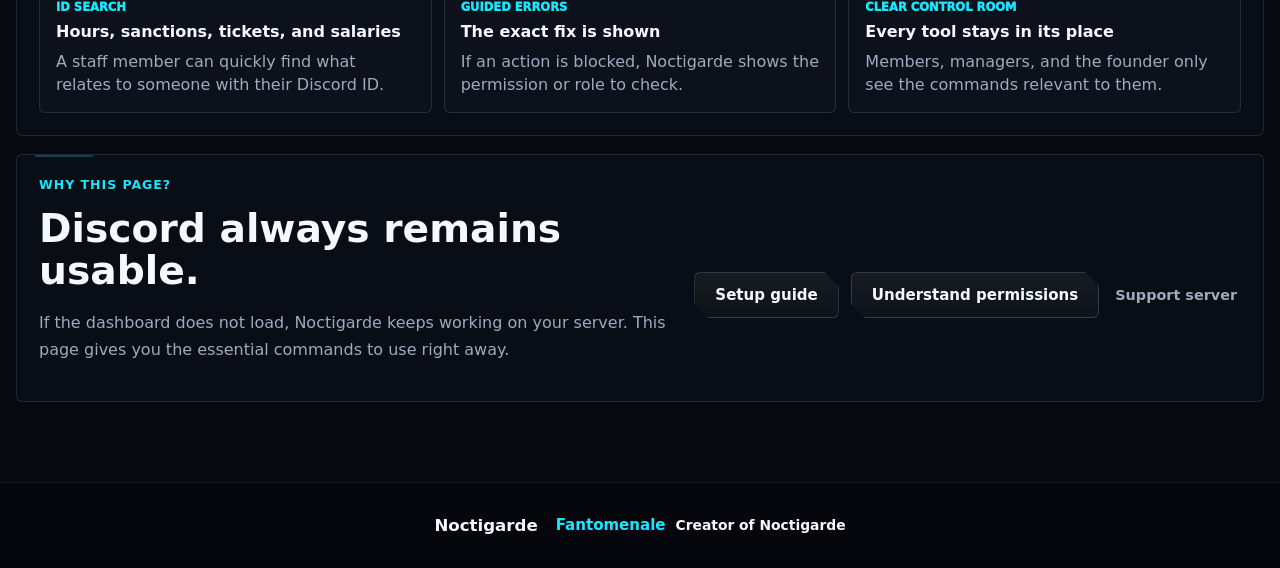
<file: dashboard.html>
<!doctype html>
<html lang="fr">
<head>
  <meta charset="utf-8">
  <meta name="viewport" content="width=device-width, initial-scale=1">
  <meta http-equiv="Content-Security-Policy" content="default-src 'self'; base-uri 'self'; object-src 'none'; script-src 'self' 'sha256-Uu777sEy6oOiMQiWxnehxOXPt2q3s3srNqyZMOTy+Mg='; style-src 'self'; img-src 'self' data: https://cdn.discordapp.com https://media.discordapp.net https://noctigarde.fr https://phileaszer.github.io https://dashboard.noctigarde.fr; font-src 'self' data:; connect-src 'self' https://dashboard.noctigarde.fr; form-action 'self' https://discord.com; manifest-src 'self'; worker-src 'self'; upgrade-insecure-requests">
  <meta name="referrer" content="no-referrer">
  <title>Noctigarde | Dashboard</title>
  <meta name="description" content="Dashboard sécurisé de gestion des serveurs Noctigarde.">
  <meta name="robots" content="noindex, nofollow">
  <meta name="theme-color" content="#05070c">
  <link rel="icon" href="assets/noctigarde-mark.png" type="image/png">
  <script>
    (() => {
      try {
        document.documentElement.dataset.theme = localStorage.getItem('sentinel-site-theme') === 'western' ? 'western' : 'sentinel';
      } catch (error) {
        document.documentElement.dataset.theme = 'sentinel';
      }
    })();
  </script>
  <link rel="stylesheet" href="styles.css?v=4b400676332d103f911598a0e309e4223cdbee16">
</head>
<body class="dashboard-body">
  <header class="site-header dashboard-header">
    <a class="brand" href="index.html" aria-label="Noctigarde">
      <img src="assets/noctigarde-mark.png" alt="" width="38" height="38">
      <span>Noctigarde</span>
    </a>
    <nav class="nav-links" aria-label="Navigation dashboard">
      <a href="index.html">Site public</a>
      <a href="pourquoi.html">Pourquoi ?</a>
      <a href="installation.html">Installation</a>
      <a href="commandes.html">Commandes</a>
      <a href="securite.html">Sécurité</a>
      <a href="nouveautes.html">Nouveautés</a>
      <a href="statut.html">Statut</a>
      <a href="membre.html">Mon espace</a>
    </nav>
    <div class="header-actions">
      <button class="theme-toggle button button-small button-ghost" type="button" data-theme-toggle data-i18n-ignore="true" aria-label="Changer de style">Western</button>
      <button class="button button-small button-ghost" type="button" data-logout hidden>Déconnexion</button>
      <a class="button button-small button-ghost" href="https://dashboard.noctigarde.fr/auth/login" data-login data-discord-login hidden>Connexion</a>
      <a class="button button-small" href="https://discord.com/oauth2/authorize?client_id=1511426423376842922&permissions=1099780189206&integration_type=0&scope=bot+applications.commands" data-public-invite>Inviter Noctigarde</a>
    </div>
  </header>

  <main class="dashboard-shell" data-public-dashboard hidden>
    <section class="dashboard-hero guide-hero">
      <div>
        <p class="eyebrow">Dashboard Noctigarde</p>
        <h1>Pas besoin de s’y connaître.</h1>
        <p>Si la connexion web ne s’affiche pas, tu peux quand même installer et utiliser Noctigarde depuis Discord.</p>
      </div>
      <div class="status-card">
        <span class="status-pill">Guide actif</span>
        <strong>Connexion Discord nécessaire</strong>
        <p>Tu peux quand même installer, configurer et utiliser Noctigarde sans quitter Discord.</p>
      </div>
    </section>

    <section class="dashboard-guide-grid">
      <article class="dashboard-panel guide-card">
        <p class="eyebrow">Démarrage rapide</p>
        <h2>Configurer Noctigarde dans Discord</h2>
        <ol class="plain-steps">
          <li><strong>Invite Noctigarde</strong><span>Ajoute le bot sur ton Discord avec le bouton ci-dessous.</span></li>
          <li><strong>Choisis la langue</strong><span>Tape <code>/config-langue</code>, puis sélectionne Français ou English.</span></li>
          <li><strong>Choisis le rôle de service</strong><span>Tape <code>/config-role</code> et choisis le rôle qui sera donné aux agents en service.</span></li>
          <li><strong>Choisis le salon de logs</strong><span>Tape <code>/config-logs</code> avec l'ID du salon de logs.</span></li>
          <li><strong>Ajoute les rôles autorisés</strong><span>Tape <code>/config-permissions</code> pour définir qui peut gérer Noctigarde.</span></li>
          <li><strong>Publie le panneau</strong><span>Tape <code>!service-panel</code> dans le salon où les membres doivent pointer.</span></li>
        </ol>
        <div class="hero-actions">
          <a class="button" href="https://discord.com/oauth2/authorize?client_id=1511426423376842922&permissions=1099780189206&integration_type=0&scope=bot+applications.commands">Inviter Noctigarde</a>
          <a class="button button-ghost" href="commandes.html">Voir les commandes</a>
          <a class="action-link" href="https://discord.gg/jzPqcUdVns" target="_blank" rel="noopener noreferrer">Serveur support</a>
        </div>
      </article>

      <aside class="dashboard-panel guide-card">
        <p class="eyebrow">À copier</p>
        <h2>Commandes utiles</h2>
        <div class="copy-list">
          <button type="button" data-copy="/aide"><code>/aide</code><span>Voir le tutoriel du bot</span></button>
          <button type="button" data-copy="/config-langue"><code>/config-langue</code><span>Choisir FR ou EN</span></button>
          <button type="button" data-copy="/config-role"><code>/config-role</code><span>Définir le rôle de service</span></button>
          <button type="button" data-copy="/config-logs"><code>/config-logs</code><span>Définir le salon de logs</span></button>
          <button type="button" data-copy="/config-permissions"><code>/config-permissions</code><span>Donner les droits au staff</span></button>
          <button type="button" data-copy="!service-panel"><code>!service-panel</code><span>Afficher le panneau de service</span></button>
        </div>
      </aside>
    </section>

    <section class="dashboard-panel demo-dashboard">
      <div class="panel-heading row-heading">
        <div>
          <p class="eyebrow">Aperçu démo</p>
          <h2>À quoi ressemble le dashboard ?</h2>
          <p class="muted">Exemple sans données réelles : Noctigarde regroupe l’état du serveur, les services, les tickets, la modération et l’historique au même endroit.</p>
        </div>
        <span class="status-badge is-ready">Exemple</span>
      </div>
      <div class="today-grid">
        <article class="today-card is-ready"><span>Configuration</span><strong>Prête</strong><p>Langue, logs et accès staff en place.</p></article>
        <article class="today-card is-ready"><span>Service</span><strong>3</strong><p>agents actuellement en service.</p></article>
        <article class="today-card is-ready"><span>Tickets</span><strong>2</strong><p>dossiers ouverts à traiter.</p></article>
        <article class="today-card is-warning"><span>Salaires</span><strong>4</strong><p>salaires encore à verser cette semaine.</p></article>
      </div>
      <div class="demo-dashboard-grid">
        <article>
          <span>Recherche ID</span>
          <strong>Heures, sanctions, tickets et salaires</strong>
          <p>Un staff peut retrouver rapidement ce qui concerne une personne avec son ID Discord.</p>
        </article>
        <article>
          <span>Erreurs guidées</span>
          <strong>La correction exacte est indiquée</strong>
          <p>Si une action bloque, Noctigarde indique la permission ou le rôle à vérifier.</p>
        </article>
        <article>
          <span>Régie claire</span>
          <strong>Chaque outil reste à sa place</strong>
          <p>Les membres, les responsables et la fondation voient uniquement les commandes qui les concernent.</p>
        </article>
      </div>
    </section>

    <section class="dashboard-panel help-band">
      <div>
        <p class="eyebrow">Pourquoi cette page ?</p>
        <h2>Discord reste toujours utilisable.</h2>
        <p>Si le dashboard ne charge pas, Noctigarde continue de fonctionner sur ton serveur. Cette page te donne les commandes essentielles à utiliser tout de suite.</p>
      </div>
      <div class="hero-actions">
        <a class="button button-ghost" href="installation.html">Guide d’installation</a>
        <a class="button button-ghost" href="securite.html">Comprendre les permissions</a>
        <a class="action-link" href="https://discord.gg/jzPqcUdVns" target="_blank" rel="noopener noreferrer">Serveur support</a>
      </div>
    </section>
  </main>

  <main class="dashboard-shell" data-live-dashboard>
    <section class="dashboard-hero">
      <div>
        <p class="eyebrow">Dashboard Noctigarde</p>
        <h1>Gérer le serveur</h1>
        <p>Configuration, service, modération, annonces et historique depuis le même endroit.</p>
        <div class="dashboard-quick-actions">
          <button class="button dashboard-server-button" type="button" data-open-guild-drawer aria-controls="guild-drawer" aria-expanded="false">Choisir un serveur</button>
        </div>
      </div>
      <div class="dashboard-user" data-user-card>
        <span>Non connecté</span>
      </div>
    </section>

    <section class="dashboard-workspace">
      <div class="guild-drawer-backdrop" data-close-guild-drawer hidden></div>
      <aside class="dashboard-panel guild-panel guild-drawer" id="guild-drawer" data-guild-drawer aria-label="Choix du Discord" aria-hidden="true">
        <div class="panel-heading">
          <div>
            <p class="eyebrow">Serveurs</p>
            <h2>Choix du Discord</h2>
            <p class="guild-panel-intro">Sélectionne un serveur à gérer ou ajoute Noctigarde.</p>
          </div>
          <button class="drawer-close" type="button" data-close-guild-drawer aria-label="Fermer le volet"></button>
        </div>
        <div class="guild-list" data-guild-list>
          <p class="muted">Connecte-toi pour afficher tes serveurs.</p>
        </div>
      </aside>

      <section class="dashboard-main dashboard-main-full" data-dashboard-main>
        <div class="empty-state">
          <img src="assets/noctigarde-mark.png" alt="">
          <h2>Sélectionne un serveur</h2>
          <p>Utilise le bouton « Choisir un serveur » en haut de la page pour afficher tes Discords et sélectionner celui à gérer.</p>
        </div>
      </section>
    </section>
  </main>

  <div class="toast-stack" data-toasts></div>
  <script src="theme.js?v=4b400676332d103f911598a0e309e4223cdbee16"></script>
  <script src="i18n-data.js?v=4b400676332d103f911598a0e309e4223cdbee16"></script>
  <script src="i18n-data-extra.js?v=4b400676332d103f911598a0e309e4223cdbee16"></script>
  <script src="i18n-data-more.js?v=4b400676332d103f911598a0e309e4223cdbee16"></script>
  <script src="i18n.js?v=4b400676332d103f911598a0e309e4223cdbee16"></script>
  <script src="dashboard-config.js?v=4b400676332d103f911598a0e309e4223cdbee16"></script>
  <script src="auth.js?v=4b400676332d103f911598a0e309e4223cdbee16"></script>
  <script src="official-update-management.js?v=4b400676332d103f911598a0e309e4223cdbee16"></script>
  <script src="dashboard-errors.js?v=4b400676332d103f911598a0e309e4223cdbee16"></script>
  <script src="dashboard.js?v=4b400676332d103f911598a0e309e4223cdbee16"></script>
  <script src="dashboard-tools.js?v=4b400676332d103f911598a0e309e4223cdbee16" defer></script>
</body>
</html>
</file>
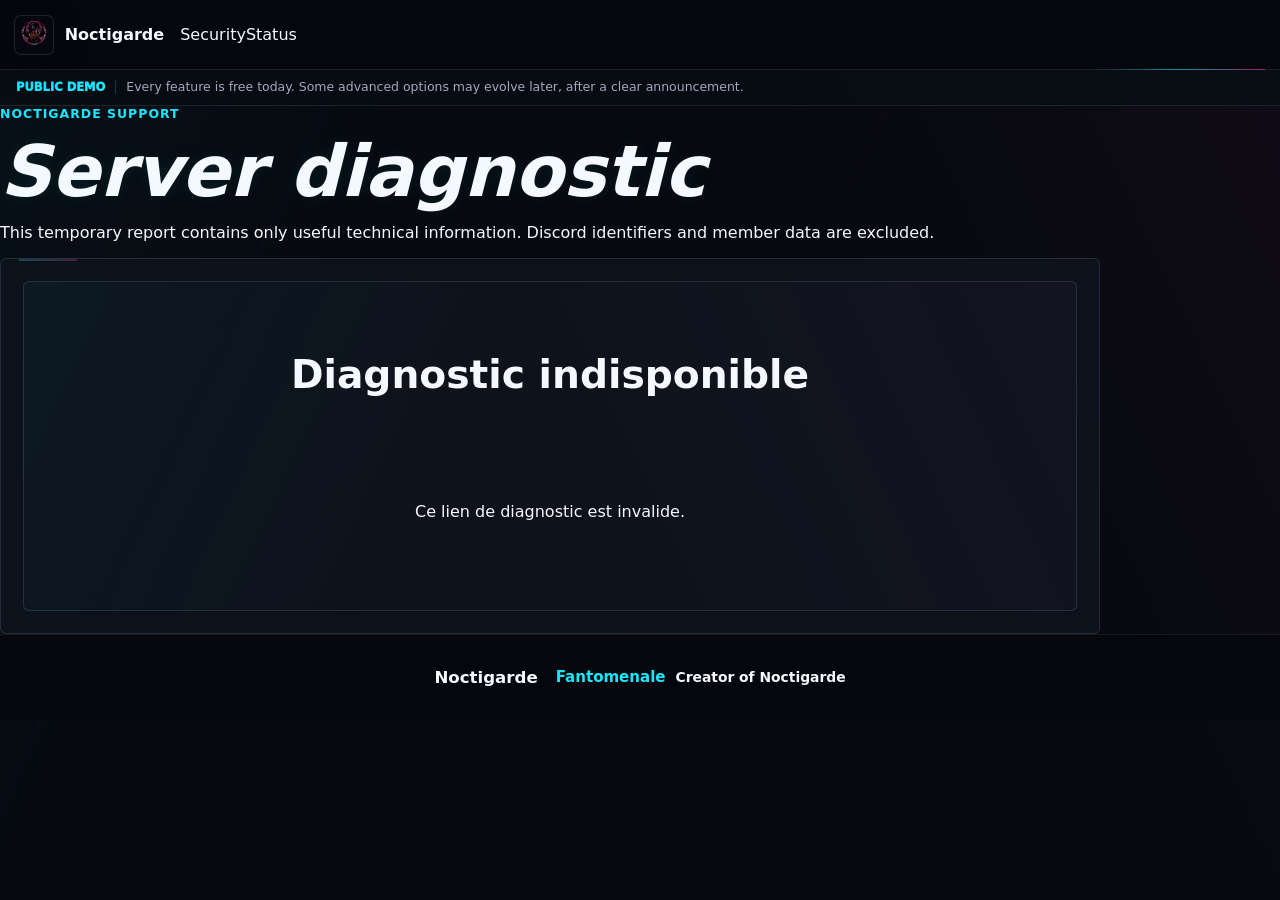
<file: diagnostic.html>
<!doctype html>
<html lang="fr">
<head>
  <meta charset="utf-8">
  <meta name="viewport" content="width=device-width, initial-scale=1">
  <meta http-equiv="Content-Security-Policy" content="default-src 'self'; base-uri 'self'; object-src 'none'; script-src 'self' 'sha256-Uu777sEy6oOiMQiWxnehxOXPt2q3s3srNqyZMOTy+Mg='; style-src 'self'; img-src 'self' data: https://cdn.discordapp.com https://media.discordapp.net https://noctigarde.fr https://phileaszer.github.io https://dashboard.noctigarde.fr; font-src 'self' data:; connect-src 'self' https://dashboard.noctigarde.fr; form-action 'self' https://discord.com; manifest-src 'self'; worker-src 'self'; upgrade-insecure-requests">
  <meta name="referrer" content="no-referrer">
  <meta name="robots" content="noindex,nofollow,noarchive">
  <meta name="description" content="Rapport technique temporaire et anonyme pour l’assistance Noctigarde.">
  <title>Diagnostic support | Noctigarde</title>
  <link rel="icon" href="assets/noctigarde-mark.png">
  <link rel="stylesheet" href="styles.css?v=4b400676332d103f911598a0e309e4223cdbee16">
</head>
<body>
  <header class="site-header">
    <a class="brand" href="index.html"><img src="assets/noctigarde-mark.png" alt=""><span>Noctigarde</span></a>
    <nav class="site-nav" aria-label="Navigation principale"><a href="securite.html">Sécurité</a><a href="statut.html">Statut</a></nav>
  </header>
  <main class="legal-shell diagnostic-public-shell">
    <section class="legal-hero">
      <p class="eyebrow">Assistance Noctigarde</p>
      <h1>Diagnostic du serveur</h1>
      <p>Ce rapport temporaire contient uniquement les informations techniques utiles. Les identifiants Discord et les données des membres en sont exclus.</p>
    </section>
    <section class="dashboard-panel" data-diagnostic-report>
      <div class="empty-state"><img src="assets/noctigarde-mark.png" alt=""><h2>Chargement du diagnostic</h2><p>Vérification du lien sécurisé en cours.</p></div>
    </section>
  </main>
  <script src="theme.js?v=4b400676332d103f911598a0e309e4223cdbee16"></script>
  <script src="i18n-data.js?v=4b400676332d103f911598a0e309e4223cdbee16"></script>
  <script src="i18n-data-extra.js?v=4b400676332d103f911598a0e309e4223cdbee16"></script>
  <script src="i18n-data-more.js?v=4b400676332d103f911598a0e309e4223cdbee16"></script>
  <script src="i18n.js?v=4b400676332d103f911598a0e309e4223cdbee16"></script>
  <script src="diagnostic.js?v=4b400676332d103f911598a0e309e4223cdbee16"></script>
</body>
</html>
</file>
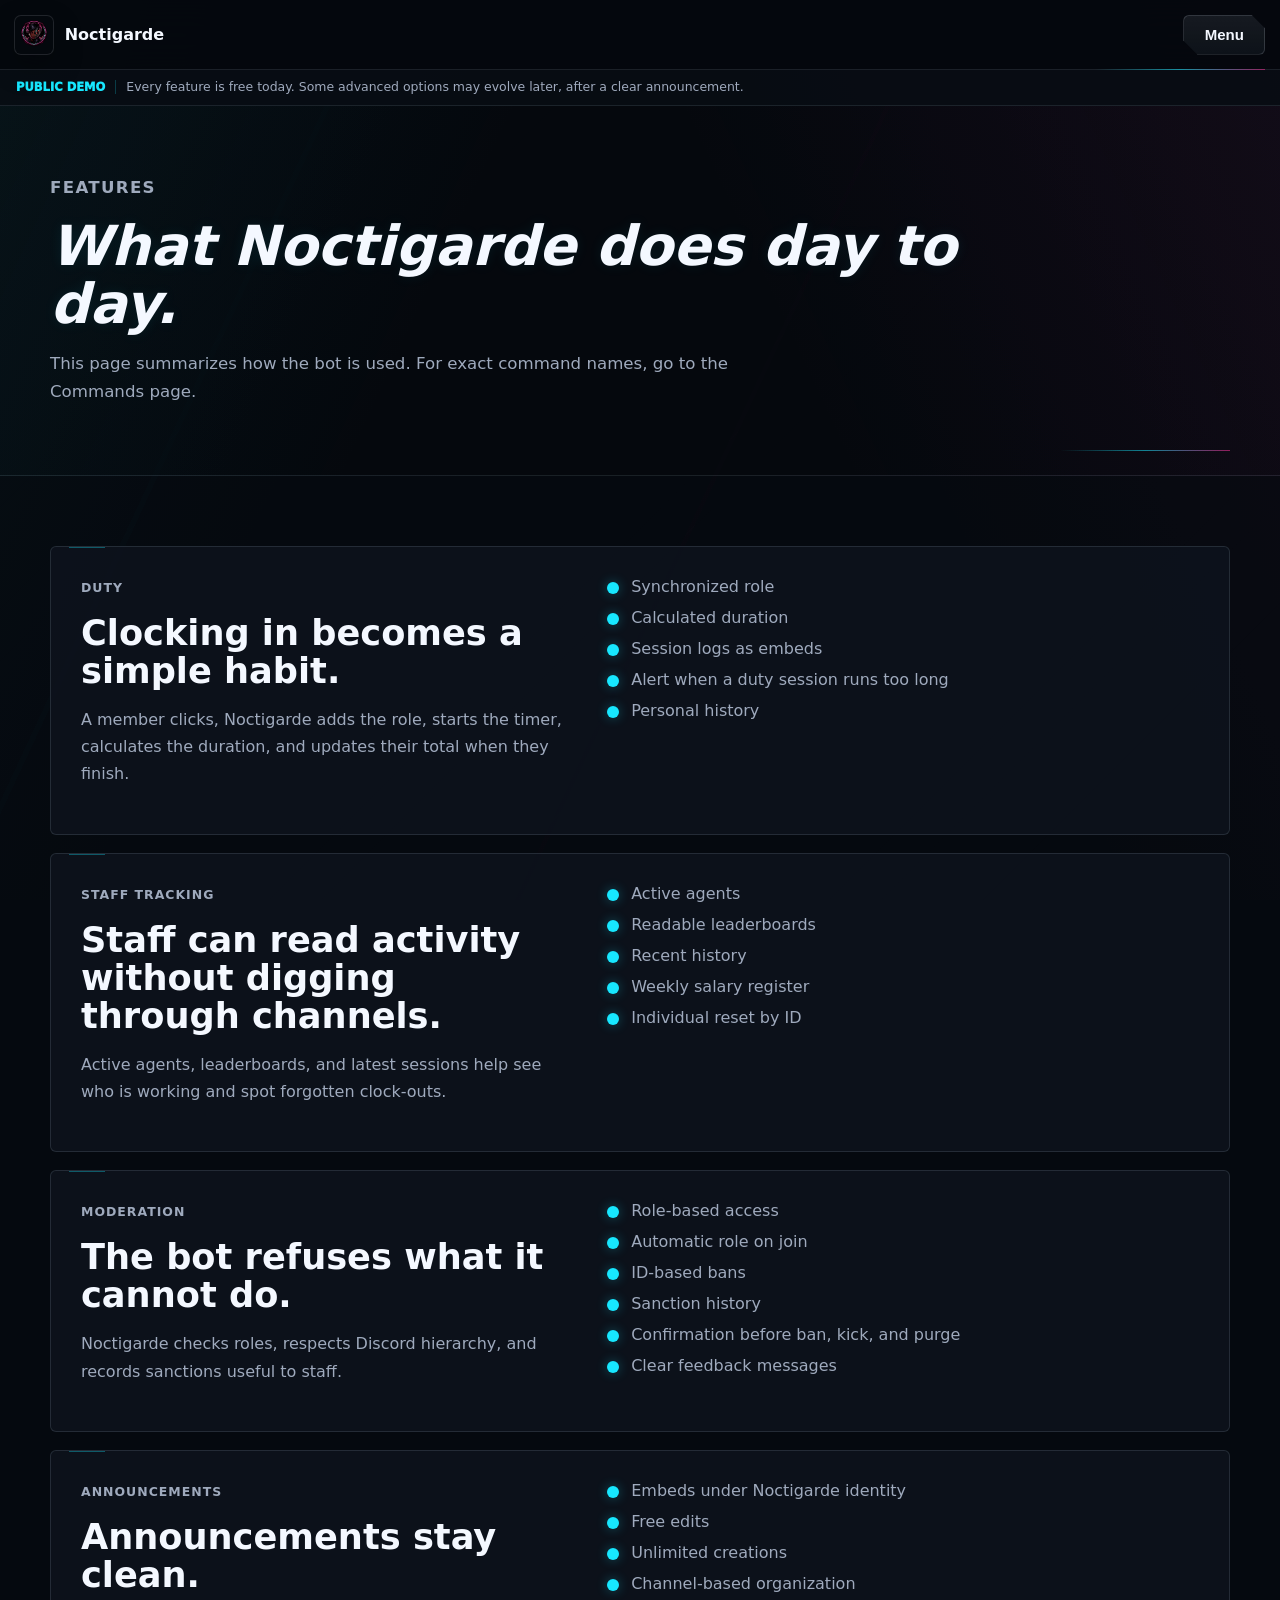
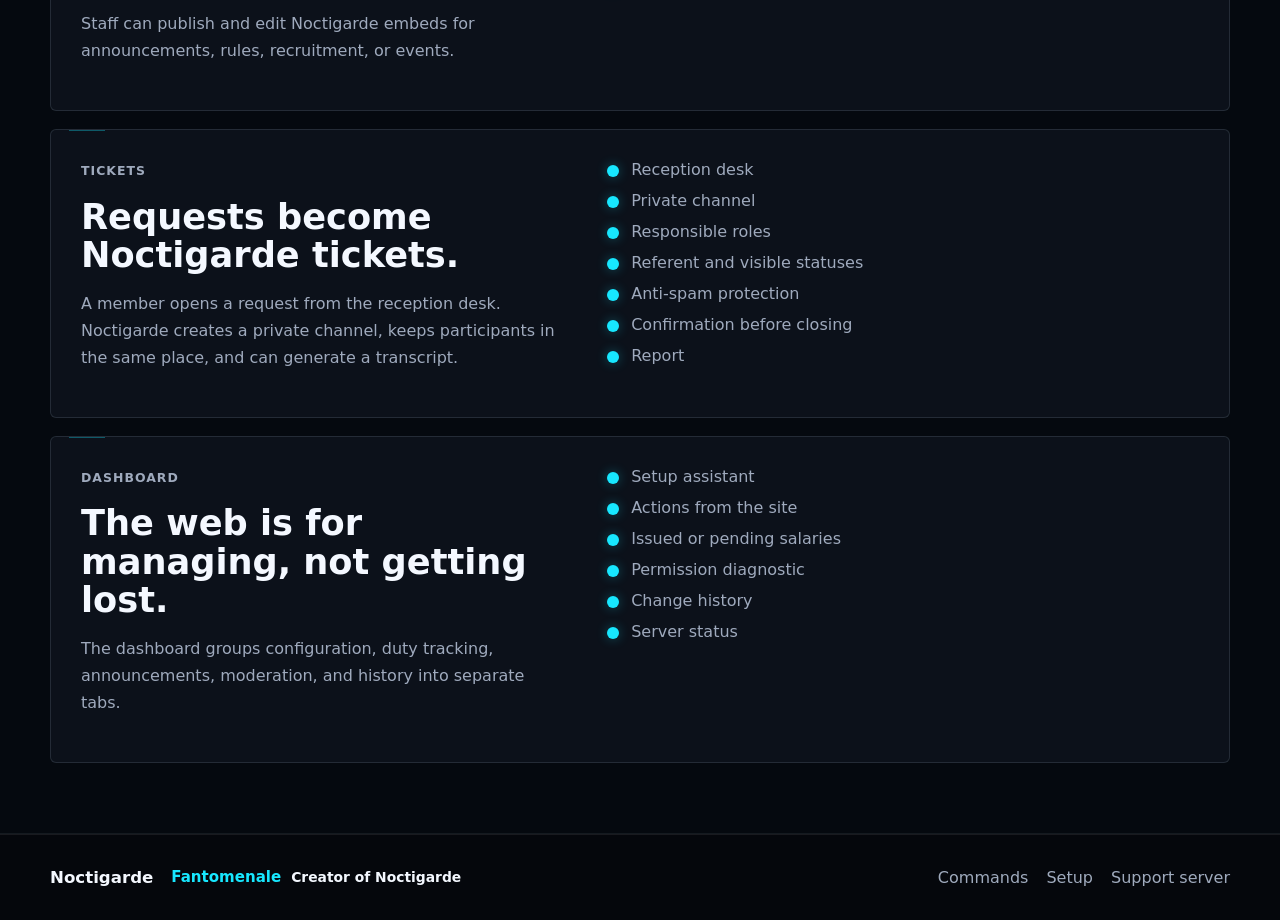
<file: fonctionnalites.html>
<!doctype html>
<html lang="fr">
<head>
  <meta charset="utf-8">
  <meta name="viewport" content="width=device-width, initial-scale=1">
  <meta http-equiv="Content-Security-Policy" content="default-src 'self'; base-uri 'self'; object-src 'none'; script-src 'self' 'sha256-Uu777sEy6oOiMQiWxnehxOXPt2q3s3srNqyZMOTy+Mg='; style-src 'self'; img-src 'self' data: https://cdn.discordapp.com https://media.discordapp.net https://noctigarde.fr https://phileaszer.github.io https://dashboard.noctigarde.fr; font-src 'self' data:; connect-src 'self' https://dashboard.noctigarde.fr; form-action 'self' https://discord.com; manifest-src 'self'; worker-src 'self'; upgrade-insecure-requests">
  <meta name="referrer" content="no-referrer">
  <title>Fonctionnalités | Noctigarde</title>
  <meta name="description" content="Fonctionnalités de Noctigarde pour le service, les statistiques, les logs et la modération Discord.">
  <meta name="robots" content="index, follow">
  <link rel="icon" href="assets/noctigarde-mark.png" type="image/png">
  <script>
    (() => {
      try {
        document.documentElement.dataset.theme = localStorage.getItem('sentinel-site-theme') === 'western' ? 'western' : 'sentinel';
      } catch (error) {
        document.documentElement.dataset.theme = 'sentinel';
      }
    })();
  </script>
  <link rel="stylesheet" href="styles.css?v=4b400676332d103f911598a0e309e4223cdbee16">
</head>
<body>
  <header class="site-header">
    <a class="brand" href="index.html"><img src="assets/noctigarde-mark.png" alt=""><span>Noctigarde</span></a>
    <nav class="nav-links">
      <a href="pourquoi.html">Pourquoi ?</a>
      <a href="fonctionnalites.html" aria-current="page">Fonctionnalités</a>
      <a href="commandes.html">Commandes</a>
      <a href="securite.html">Sécurité</a>
      <a href="installation.html">Installation</a>
      <a href="nouveautes.html">Nouveautés</a>
      <a href="statut.html">Statut</a>
    </nav>
    <div class="header-actions">
      <button class="theme-toggle button button-small button-ghost" type="button" data-theme-toggle data-i18n-ignore="true" aria-label="Changer de style">Western</button>
      <a class="button button-small" href="https://discord.com/oauth2/authorize?client_id=1511426423376842922&permissions=1099780189206&integration_type=0&scope=bot+applications.commands">Inviter Noctigarde</a>
      <a class="button button-ghost button-small" href="https://dashboard.noctigarde.fr/dashboard">Voir le dashboard</a>
      <a class="header-link" href="https://dashboard.noctigarde.fr/auth/login" data-discord-login>Connexion</a>
    </div>
  </header>

  <main>
    <section class="page-hero">
      <p class="eyebrow">Fonctionnalités</p>
      <h1>Ce que Noctigarde fait au quotidien.</h1>
      <p>Cette page résume les usages du bot. Pour les noms exacts des commandes, va sur la page Commandes.</p>
    </section>

    <section class="section section-dark">
      <div class="section-inner feature-stack">
        <article class="wide-card">
          <div>
            <p class="eyebrow">Service</p>
            <h2>Le pointage devient un réflexe simple.</h2>
            <p>Un membre clique, Noctigarde ajoute le rôle, lance le chrono, calcule la durée et met à jour son total quand il termine.</p>
          </div>
          <ul class="check-list">
            <li>Rôle synchronisé</li>
            <li>Durée calculée</li>
            <li>Logs de session en embeds</li>
            <li>Alerte si un service dure trop longtemps</li>
            <li>Historique personnel</li>
          </ul>
        </article>

        <article class="wide-card">
          <div>
            <p class="eyebrow">Suivi staff</p>
            <h2>Le staff voit l’activité sans fouiller les salons.</h2>
            <p>Les agents actifs, les classements et les dernières sessions aident à voir qui travaille et à repérer les oublis.</p>
          </div>
          <ul class="check-list">
            <li>Agents actifs</li>
            <li>Classements lisibles</li>
            <li>Historique récent</li>
            <li>Registre hebdomadaire des salaires</li>
            <li>Reset individuel par ID</li>
          </ul>
        </article>

        <article class="wide-card">
          <div>
            <p class="eyebrow">Modération</p>
            <h2>Le bot refuse ce qu’il ne peut pas faire.</h2>
            <p>Noctigarde vérifie les rôles, respecte la hiérarchie Discord et note les sanctions utiles au staff.</p>
          </div>
          <ul class="check-list">
            <li>Accès par rôles</li>
            <li>Rôle automatique à l’arrivée</li>
            <li>Bans possibles par ID</li>
            <li>Historique des sanctions</li>
            <li>Confirmation avant ban, kick et purge</li>
            <li>Messages de retour clairs</li>
          </ul>
        </article>

        <article class="wide-card">
          <div>
            <p class="eyebrow">Annonces</p>
            <h2>Les annonces restent propres.</h2>
            <p>Le staff peut publier et modifier des embeds Noctigarde pour les annonces, les règles, les recrutements ou les événements.</p>
          </div>
          <ul class="check-list">
            <li>Embeds sous identité Noctigarde</li>
            <li>Modifications libres</li>
            <li>Créations illimitées</li>
            <li>Organisation par salon</li>
          </ul>
        </article>

        <article class="wide-card">
          <div>
            <p class="eyebrow">Dossiers</p>
            <h2>Les demandes deviennent des dossiers Noctigarde.</h2>
            <p>Un membre ouvre une demande depuis le bureau d’accueil. Noctigarde crée un salon privé, garde les intervenants au même endroit et peut générer un compte rendu.</p>
          </div>
          <ul class="check-list">
            <li>Bureau d’accueil</li>
            <li>Salon privé</li>
            <li>Rôles responsables</li>
            <li>Référent et statuts visibles</li>
            <li>Protection anti-spam</li>
            <li>Confirmation avant clôture</li>
            <li>Compte rendu</li>
          </ul>
        </article>

        <article class="wide-card">
          <div>
            <p class="eyebrow">Dashboard</p>
            <h2>Le web sert à gérer, pas à se perdre.</h2>
            <p>Le dashboard regroupe la configuration, les services, les annonces, la modération et l’historique dans des onglets séparés.</p>
          </div>
          <ul class="check-list">
            <li>Assistant de configuration</li>
            <li>Actions depuis le site</li>
            <li>Salaires versés ou à verser</li>
            <li>Diagnostic permissions</li>
            <li>Historique des changements</li>
            <li>Statut serveur</li>
          </ul>
        </article>
      </div>
    </section>
  </main>

  <footer class="site-footer">
    <span>Noctigarde</span>
    <div><a href="commandes.html">Commandes</a><a href="installation.html">Installation</a><a href="https://discord.gg/jzPqcUdVns" target="_blank" rel="noopener noreferrer">Serveur support</a></div>
  </footer>
  <script src="theme.js?v=4b400676332d103f911598a0e309e4223cdbee16"></script>
  <script src="i18n-data.js?v=4b400676332d103f911598a0e309e4223cdbee16"></script>
  <script src="i18n-data-extra.js?v=4b400676332d103f911598a0e309e4223cdbee16"></script>
  <script src="i18n-data-more.js?v=4b400676332d103f911598a0e309e4223cdbee16"></script>
  <script src="i18n.js?v=4b400676332d103f911598a0e309e4223cdbee16"></script>
  <script src="auth.js?v=4b400676332d103f911598a0e309e4223cdbee16"></script>
</body>
</html>
</file>
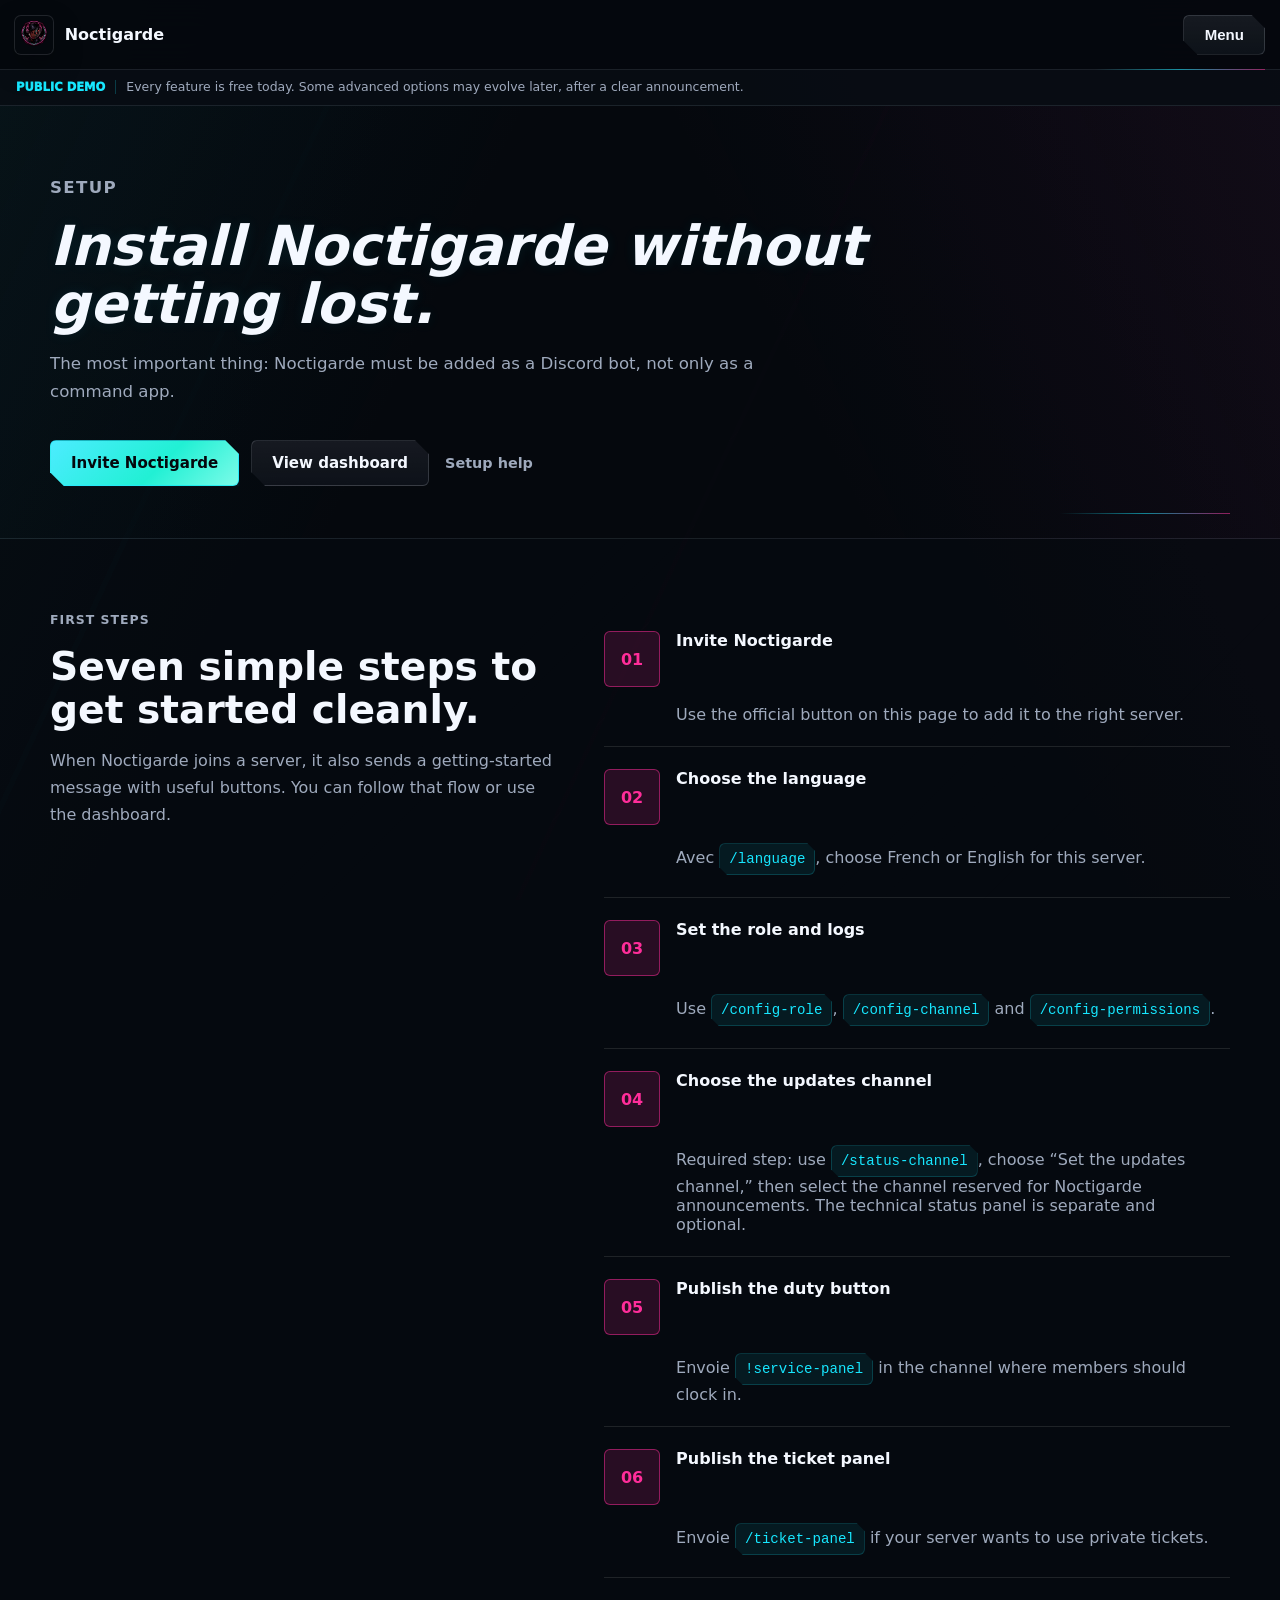
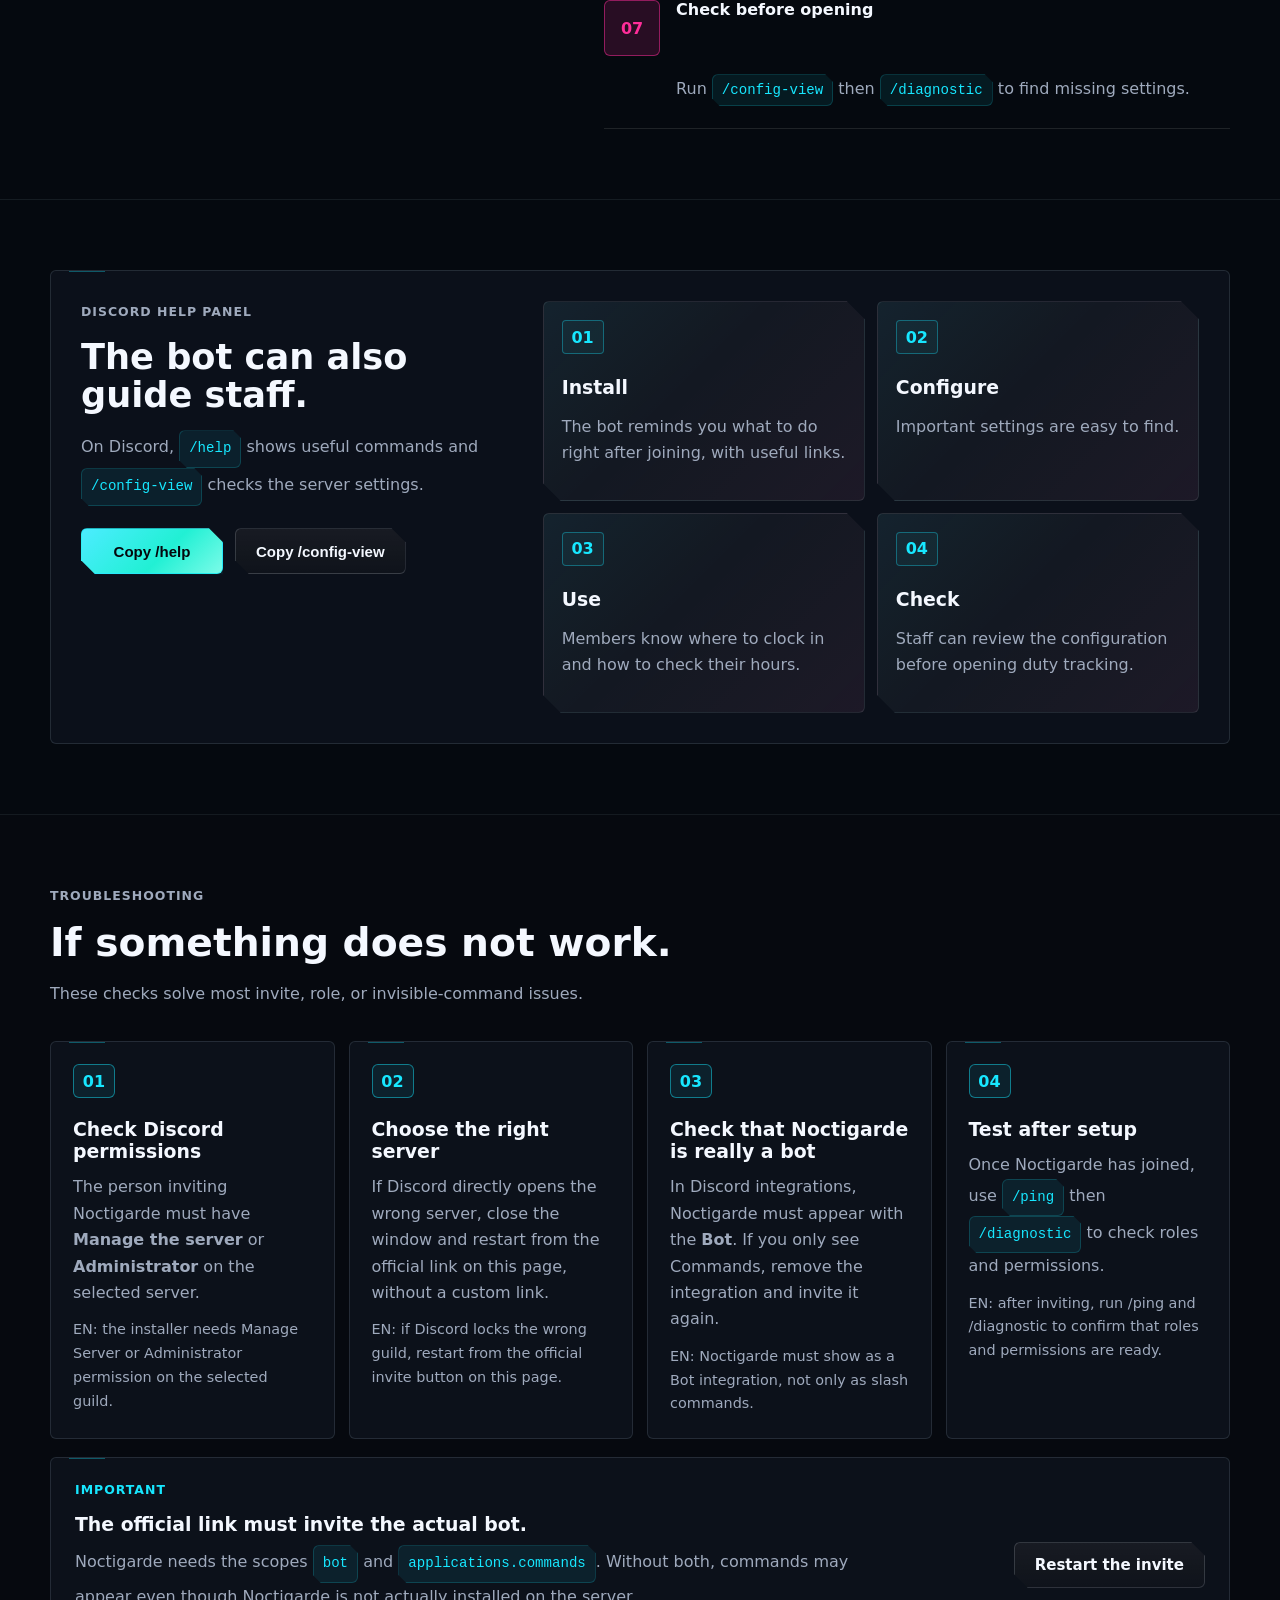
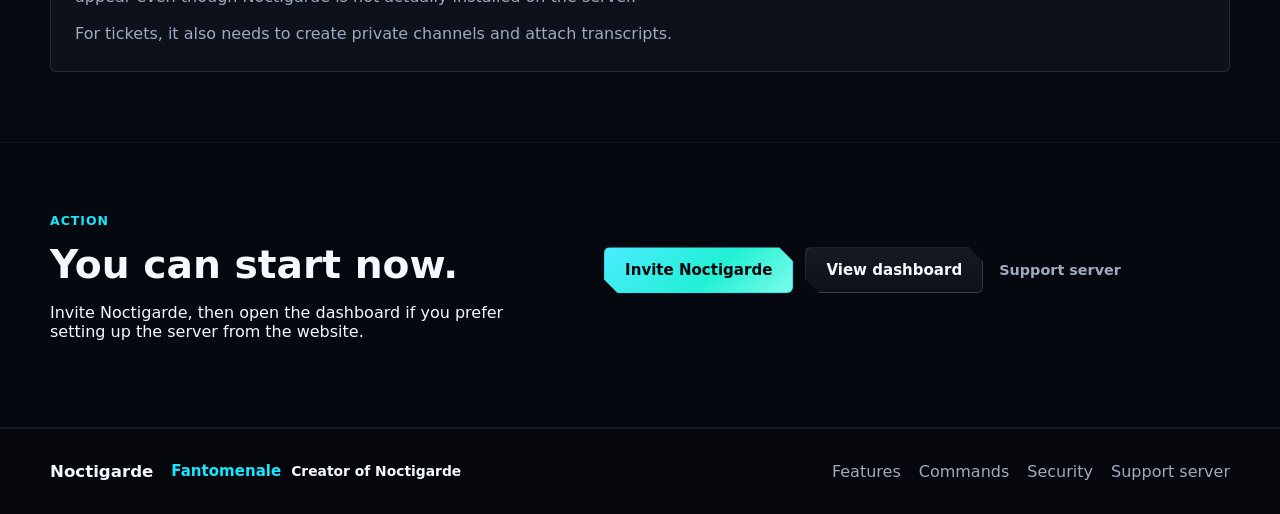
<file: installation.html>
<!doctype html>
<html lang="fr">
<head>
  <meta charset="utf-8">
  <meta name="viewport" content="width=device-width, initial-scale=1">
  <meta http-equiv="Content-Security-Policy" content="default-src 'self'; base-uri 'self'; object-src 'none'; script-src 'self' 'sha256-Uu777sEy6oOiMQiWxnehxOXPt2q3s3srNqyZMOTy+Mg='; style-src 'self'; img-src 'self' data: https://cdn.discordapp.com https://media.discordapp.net https://noctigarde.fr https://phileaszer.github.io https://dashboard.noctigarde.fr; font-src 'self' data:; connect-src 'self' https://dashboard.noctigarde.fr; form-action 'self' https://discord.com; manifest-src 'self'; worker-src 'self'; upgrade-insecure-requests">
  <meta name="referrer" content="no-referrer">
  <title>Installation | Noctigarde</title>
  <meta name="description" content="Installer et configurer Noctigarde sur un serveur Discord.">
  <meta name="robots" content="index, follow">
  <link rel="icon" href="assets/noctigarde-mark.png" type="image/png">
  <script>
    (() => {
      try {
        document.documentElement.dataset.theme = localStorage.getItem('sentinel-site-theme') === 'western' ? 'western' : 'sentinel';
      } catch (error) {
        document.documentElement.dataset.theme = 'sentinel';
      }
    })();
  </script>
  <link rel="stylesheet" href="styles.css?v=4b400676332d103f911598a0e309e4223cdbee16">
</head>
<body>
  <header class="site-header">
    <a class="brand" href="index.html"><img src="assets/noctigarde-mark.png" alt=""><span>Noctigarde</span></a>
    <nav class="nav-links">
      <a href="pourquoi.html">Pourquoi ?</a>
      <a href="fonctionnalites.html">Fonctionnalités</a>
      <a href="commandes.html">Commandes</a>
      <a href="securite.html">Sécurité</a>
      <a href="installation.html" aria-current="page">Installation</a>
      <a href="nouveautes.html">Nouveautés</a>
      <a href="statut.html">Statut</a>
    </nav>
    <div class="header-actions">
      <button class="theme-toggle button button-small button-ghost" type="button" data-theme-toggle data-i18n-ignore="true" aria-label="Changer de style">Western</button>
      <a class="button button-small" href="https://discord.com/oauth2/authorize?client_id=1511426423376842922&permissions=1099780189206&integration_type=0&scope=bot+applications.commands">Inviter Noctigarde</a>
      <a class="button button-ghost button-small" href="https://dashboard.noctigarde.fr/dashboard">Voir le dashboard</a>
      <a class="header-link" href="https://dashboard.noctigarde.fr/auth/login" data-discord-login>Connexion</a>
    </div>
  </header>

  <main>
    <section class="page-hero">
      <p class="eyebrow">Installation</p>
      <h1>Installer Noctigarde sans se perdre.</h1>
      <p>Le plus important : Noctigarde doit être ajouté comme bot Discord, pas seulement comme application de commandes.</p>
      <div class="hero-actions">
        <a class="button" href="https://discord.com/oauth2/authorize?client_id=1511426423376842922&permissions=1099780189206&integration_type=0&scope=bot+applications.commands">Inviter Noctigarde</a>
        <a class="button button-ghost" href="https://dashboard.noctigarde.fr/dashboard">Voir le dashboard</a>
        <a class="action-link" href="#depannage">Aide installation</a>
      </div>
    </section>

    <section class="section section-flow">
      <div class="section-inner split-layout">
        <div class="section-heading">
          <p class="eyebrow">Premiers pas</p>
          <h2>Sept étapes simples pour démarrer proprement.</h2>
          <p>Quand Noctigarde rejoint un serveur, il envoie aussi un message de démarrage avec les boutons utiles. Tu peux suivre ce parcours ou passer par le dashboard.</p>
        </div>
        <ol class="steps">
          <li><strong>Invite Noctigarde</strong><span>Utilise le bouton officiel de cette page pour l’ajouter au bon serveur.</span></li>
          <li><strong>Choisis la langue</strong><span>Avec <code>/config-langue</code>, choisis Français ou English pour ce serveur.</span></li>
          <li><strong>Règle le rôle et les logs</strong><span>Utilise <code>/config-role</code>, <code>/config-logs</code> et <code>/config-permissions</code>.</span></li>
          <li><strong>Choisis le salon des nouveautés</strong><span>Étape obligatoire : utilise <code>/config-statut</code>, choisis « Définir le salon des nouveautés » puis indique le salon réservé aux annonces Noctigarde. Le panneau d’état technique est séparé et optionnel.</span></li>
          <li><strong>Publie le bouton de service</strong><span>Envoie <code>!service-panel</code> dans le salon où les membres doivent pointer.</span></li>
          <li><strong>Publie le panneau de tickets</strong><span>Envoie <code>/dossier-panel</code> si ton serveur veut utiliser les tickets privés.</span></li>
          <li><strong>Vérifie avant d’ouvrir</strong><span>Lance <code>/config-voir</code> puis <code>/diagnostic</code> pour repérer les réglages manquants.</span></li>
        </ol>
      </div>
    </section>

    <section class="section section-dark">
      <div class="section-inner wide-card bot-help-panel">
        <div>
          <p class="eyebrow">Panneau d'aide Discord</p>
          <h2>Le bot peut aussi guider le staff.</h2>
          <p>Sur Discord, <code>/aide</code> affiche les commandes utiles et <code>/config-voir</code> permet de vérifier les réglages du serveur.</p>
          <div class="hero-actions">
            <button class="button" type="button" data-copy-command="/aide">Copier /aide</button>
            <button class="button button-ghost" type="button" data-copy-command="/config-voir">Copier /config-voir</button>
          </div>
        </div>
        <div class="help-panel-grid">
          <article>
            <span class="feature-icon">01</span>
            <h3>Installer</h3>
            <p>Le bot rappelle quoi faire juste après son arrivée, avec les liens utiles.</p>
          </article>
          <article>
            <span class="feature-icon">02</span>
            <h3>Configurer</h3>
            <p>Les réglages importants sont faciles à retrouver.</p>
          </article>
          <article>
            <span class="feature-icon">03</span>
            <h3>Utiliser</h3>
            <p>Les membres savent où pointer et comment consulter leurs heures.</p>
          </article>
          <article>
            <span class="feature-icon">04</span>
            <h3>Vérifier</h3>
            <p>Le staff peut relire la configuration avant d’ouvrir le service.</p>
          </article>
        </div>
      </div>
    </section>

    <section class="section" id="depannage">
      <div class="section-inner">
        <div class="section-heading">
          <p class="eyebrow">Dépannage / Troubleshooting</p>
          <h2>Si quelque chose ne fonctionne pas.</h2>
          <p>Ces vérifications règlent la plupart des soucis d’invitation, de rôles ou de commandes invisibles.</p>
        </div>
        <div class="troubleshoot-grid">
          <article class="troubleshoot-card">
            <span class="support-kicker">01</span>
            <h3>Vérifier les droits Discord</h3>
            <p>La personne qui invite Noctigarde doit avoir <strong>Gérer le serveur</strong> ou <strong>Administrateur</strong> sur le serveur choisi.</p>
            <p class="english-note">EN: the installer needs Manage Server or Administrator permission on the selected guild.</p>
          </article>
          <article class="troubleshoot-card">
            <span class="support-kicker">02</span>
            <h3>Choisir le bon serveur</h3>
            <p>Si Discord ouvre directement un serveur qui n'est pas le bon, ferme la fenêtre et relance le lien officiel depuis cette page, sans lien personnalisé.</p>
            <p class="english-note">EN: if Discord locks the wrong guild, restart from the official invite button on this page.</p>
          </article>
          <article class="troubleshoot-card">
            <span class="support-kicker">03</span>
            <h3>Vérifier que Noctigarde est bien un bot</h3>
            <p>Dans les intégrations Discord, Noctigarde doit apparaître avec le badge <strong>Bot</strong>. Si tu vois seulement Commandes, retire l’intégration et réinvite-le.</p>
            <p class="english-note">EN: Noctigarde must show as a Bot integration, not only as slash commands.</p>
          </article>
          <article class="troubleshoot-card">
            <span class="support-kicker">04</span>
            <h3>Tester après l’installation</h3>
            <p>Une fois Noctigarde arrivé, utilise <code>/ping</code> puis <code>/diagnostic</code> pour vérifier les rôles et les permissions.</p>
            <p class="english-note">EN: after inviting, run /ping and /diagnostic to confirm that roles and permissions are ready.</p>
          </article>
        </div>
        <div class="support-banner">
          <div>
            <p class="eyebrow">Important</p>
            <h3>Le lien officiel doit inviter le vrai bot.</h3>
            <p>Noctigarde a besoin des scopes <code>bot</code> et <code>applications.commands</code>. Sans les deux, les commandes peuvent apparaître sans que Noctigarde soit vraiment présent sur le serveur.</p>
            <p>Pour les dossiers, il doit aussi pouvoir créer des salons privés et joindre les comptes rendus.</p>
          </div>
          <a class="button button-ghost" href="https://discord.com/oauth2/authorize?client_id=1511426423376842922&permissions=1099780189206&integration_type=0&scope=bot+applications.commands">Relancer l’invitation</a>
        </div>
      </div>
    </section>

    <section class="section section-dark">
      <div class="section-inner install-actions">
        <div>
          <p class="eyebrow">Action</p>
          <h2>Tu peux commencer maintenant.</h2>
          <p>Invite Noctigarde, puis ouvre le dashboard si tu préfères régler le serveur depuis le site.</p>
        </div>
        <div class="hero-actions">
          <a class="button" href="https://discord.com/oauth2/authorize?client_id=1511426423376842922&permissions=1099780189206&integration_type=0&scope=bot+applications.commands">Inviter Noctigarde</a>
          <a class="button button-ghost" href="https://dashboard.noctigarde.fr/dashboard">Voir le dashboard</a>
          <a class="action-link" href="https://discord.gg/jzPqcUdVns" target="_blank" rel="noopener noreferrer">Serveur support</a>
        </div>
      </div>
    </section>
  </main>

  <footer class="site-footer">
    <span>Noctigarde</span>
    <div><a href="fonctionnalites.html">Fonctionnalités</a><a href="commandes.html">Commandes</a><a href="securite.html">Sécurité</a><a href="https://discord.gg/jzPqcUdVns" target="_blank" rel="noopener noreferrer">Serveur support</a></div>
  </footer>
  <script src="theme.js?v=4b400676332d103f911598a0e309e4223cdbee16"></script>
  <script src="i18n-data.js?v=4b400676332d103f911598a0e309e4223cdbee16"></script>
  <script src="i18n-data-extra.js?v=4b400676332d103f911598a0e309e4223cdbee16"></script>
  <script src="i18n-data-more.js?v=4b400676332d103f911598a0e309e4223cdbee16"></script>
  <script src="i18n.js?v=4b400676332d103f911598a0e309e4223cdbee16"></script>
  <script src="auth.js?v=4b400676332d103f911598a0e309e4223cdbee16"></script>
</body>
</html>
</file>
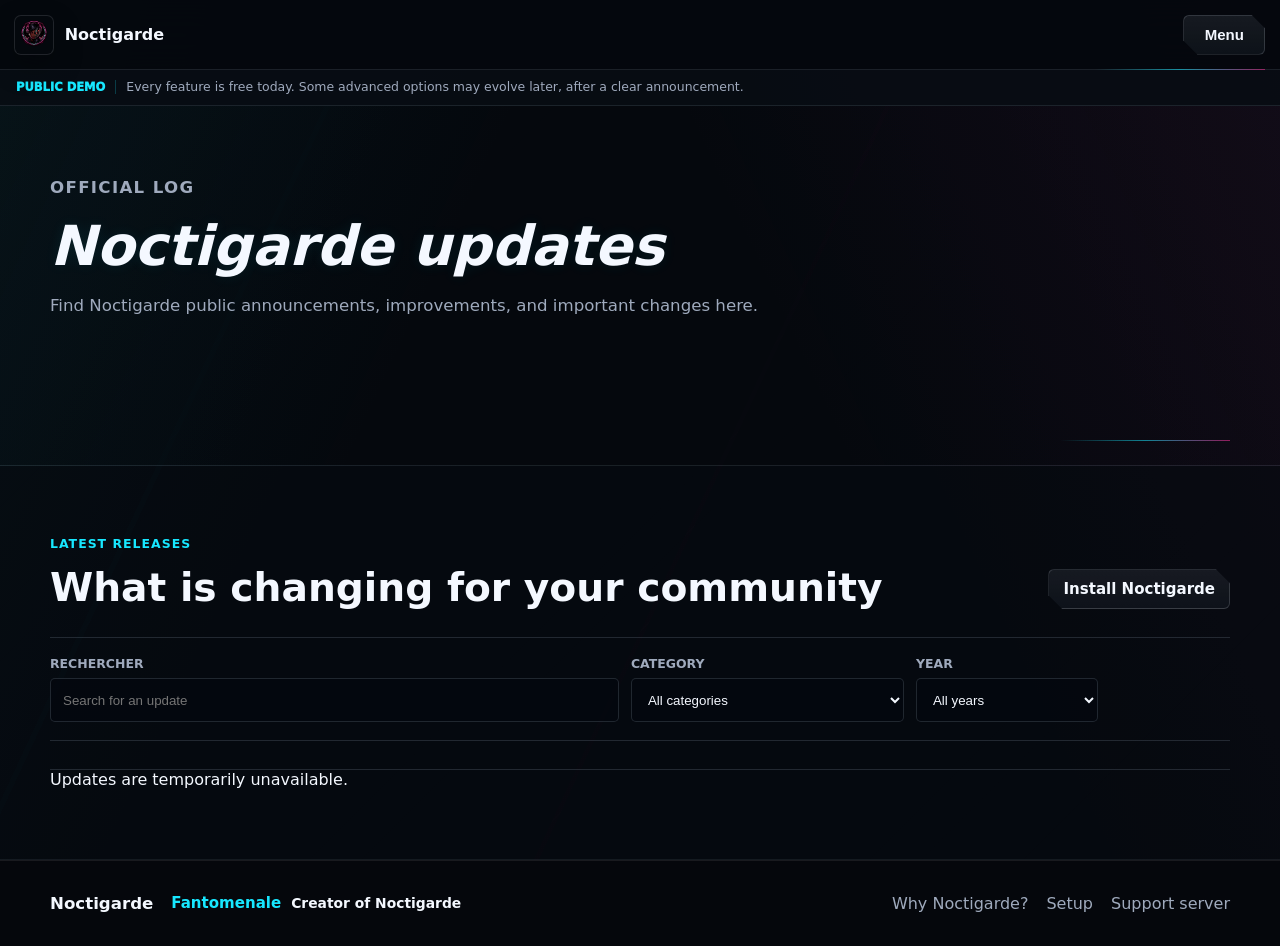
<file: nouveautes.html>
<!doctype html>
<html lang="fr">
<head>
  <meta charset="utf-8">
  <meta name="viewport" content="width=device-width, initial-scale=1">
  <meta http-equiv="Content-Security-Policy" content="default-src 'self'; base-uri 'self'; object-src 'none'; script-src 'self' 'sha256-Uu777sEy6oOiMQiWxnehxOXPt2q3s3srNqyZMOTy+Mg='; style-src 'self'; img-src 'self' data: https://cdn.discordapp.com https://media.discordapp.net https://noctigarde.fr https://phileaszer.github.io https://dashboard.noctigarde.fr; font-src 'self' data:; connect-src 'self' https://dashboard.noctigarde.fr; form-action 'self' https://discord.com; manifest-src 'self'; worker-src 'self'; upgrade-insecure-requests">
  <meta name="referrer" content="no-referrer">
  <title>Nouveautés Noctigarde | Noctigarde</title>
  <meta name="description" content="Toutes les nouveautés officielles de Noctigarde, accessibles publiquement.">
  <meta name="robots" content="index, follow">
  <link rel="icon" href="assets/noctigarde-mark.png" type="image/png">
  <script>
    (() => {
      try {
        document.documentElement.dataset.theme = localStorage.getItem('sentinel-site-theme') === 'western' ? 'western' : 'sentinel';
      } catch (error) {
        document.documentElement.dataset.theme = 'sentinel';
      }
    })();
  </script>
  <link rel="stylesheet" href="styles.css?v=4b400676332d103f911598a0e309e4223cdbee16">
</head>
<body>
  <header class="site-header">
    <a class="brand" href="index.html" aria-label="Noctigarde"><img src="assets/noctigarde-mark.png" alt=""><span>Noctigarde</span></a>
    <nav class="nav-links" aria-label="Navigation principale">
      <a href="pourquoi.html">Pourquoi ?</a>
      <a href="fonctionnalites.html">Fonctionnalités</a>
      <a href="commandes.html">Commandes</a>
      <a href="securite.html">Sécurité</a>
      <a href="installation.html">Installation</a>
      <a href="nouveautes.html" aria-current="page">Nouveautés</a>
      <a href="statut.html">Statut</a>
    </nav>
    <div class="header-actions">
      <button class="theme-toggle button button-small button-ghost" type="button" data-theme-toggle data-i18n-ignore="true" aria-label="Changer de style">Western</button>
      <a class="button button-small" href="https://discord.com/oauth2/authorize?client_id=1511426423376842922&amp;permissions=1099780189206&amp;integration_type=0&amp;scope=bot+applications.commands">Inviter Noctigarde</a>
      <a class="button button-ghost button-small" href="https://dashboard.noctigarde.fr/dashboard">Voir le dashboard</a>
      <a class="header-link" href="https://dashboard.noctigarde.fr/auth/login" data-discord-login>Connexion</a>
    </div>
  </header>

  <main>
    <section class="page-hero updates-hero">
      <p class="eyebrow">Journal officiel</p>
      <h1>Nouveautés Noctigarde</h1>
      <p>Retrouve ici les annonces publiques, améliorations et changements importants de Noctigarde.</p>
    </section>

    <section class="section section-dark">
      <div class="section-inner updates-layout">
        <div class="updates-heading">
          <div>
            <p class="eyebrow">Dernières publications</p>
            <h2>Ce qui change pour ta communauté</h2>
          </div>
          <a class="button button-ghost button-small" href="installation.html">Installer Noctigarde</a>
        </div>
        <div class="updates-tools" aria-label="Rechercher dans les nouveautés">
          <label class="updates-control updates-search-control">
            <span data-updates-search-label>Rechercher</span>
            <input type="search" data-updates-search placeholder="Rechercher une nouveauté" autocomplete="off">
          </label>
          <label class="updates-control">
            <span data-updates-category-label>Catégorie</span>
            <select data-updates-category>
              <option value="all">Toutes les catégories</option>
            </select>
          </label>
          <label class="updates-control">
            <span data-updates-year-label>Année</span>
            <select data-updates-year>
              <option value="all">Toutes les années</option>
            </select>
          </label>
          <p class="updates-results" data-updates-results aria-live="polite"></p>
        </div>
        <div class="official-updates" data-official-updates aria-live="polite">
          <p class="muted">Chargement des nouveautés...</p>
        </div>
      </div>
    </section>
  </main>

  <footer class="site-footer">
    <span>Noctigarde</span>
    <div><a href="pourquoi.html">Pourquoi Noctigarde ?</a><a href="installation.html">Installation</a><a href="https://discord.gg/jzPqcUdVns" target="_blank" rel="noopener noreferrer">Serveur support</a></div>
  </footer>
  <script src="theme.js?v=4b400676332d103f911598a0e309e4223cdbee16"></script>
  <script src="i18n-data.js?v=4b400676332d103f911598a0e309e4223cdbee16"></script>
  <script src="i18n-data-extra.js?v=4b400676332d103f911598a0e309e4223cdbee16"></script>
  <script src="i18n-data-more.js?v=4b400676332d103f911598a0e309e4223cdbee16"></script>
  <script src="i18n.js?v=4b400676332d103f911598a0e309e4223cdbee16"></script>
  <script src="auth.js?v=4b400676332d103f911598a0e309e4223cdbee16"></script>
  <script src="updates.js?v=4b400676332d103f911598a0e309e4223cdbee16"></script>
</body>
</html>
</file>
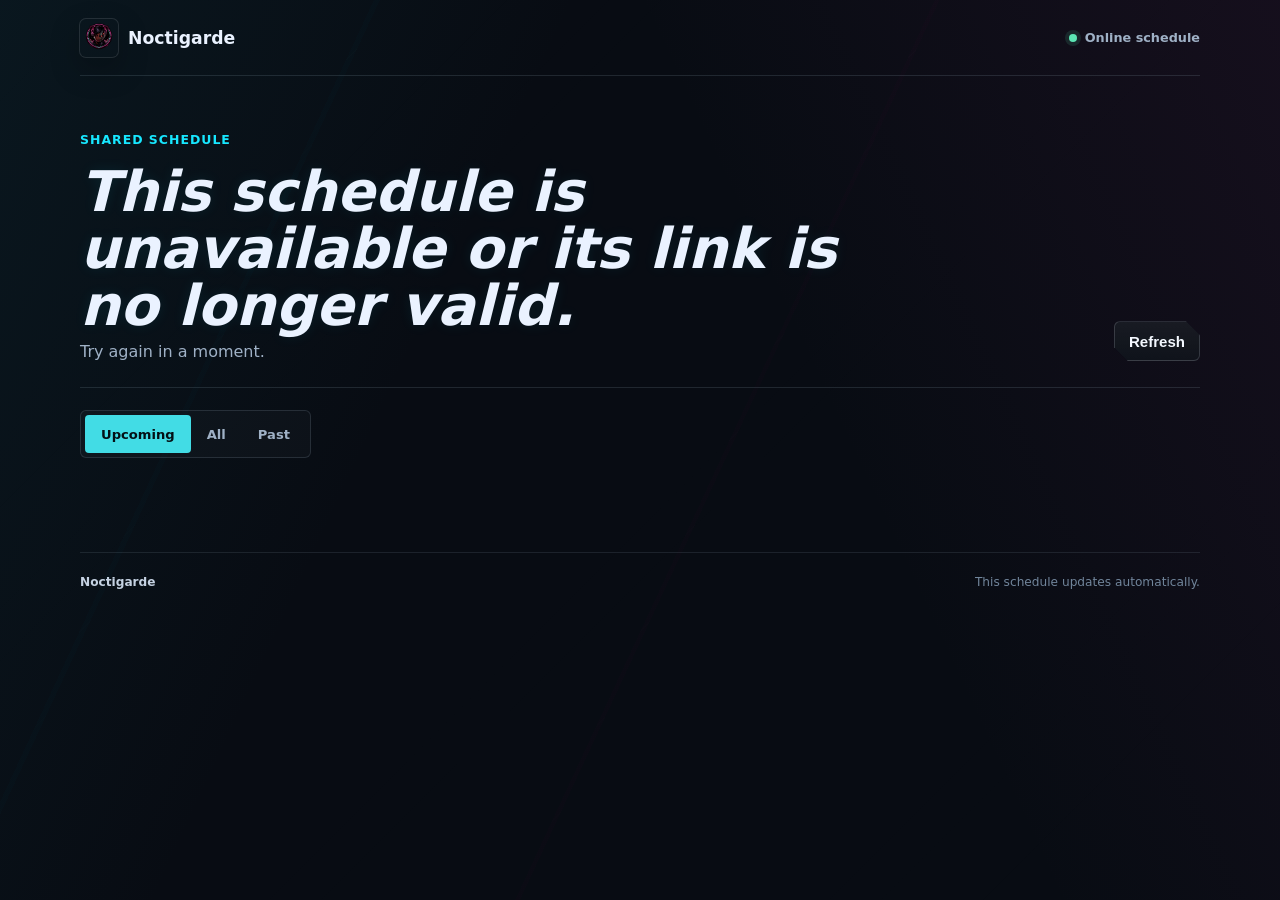
<file: planning.html>
<!doctype html>
<html lang="fr" data-theme="sentinel">
<head>
  <meta charset="utf-8">
  <meta name="viewport" content="width=device-width, initial-scale=1">
  <meta name="referrer" content="no-referrer">
  <meta name="robots" content="noindex, nofollow, noarchive">
  <meta http-equiv="Content-Security-Policy" content="default-src 'self'; base-uri 'self'; object-src 'none'; frame-ancestors 'none'; script-src 'self'; style-src 'self'; img-src 'self' data:; font-src 'self' data:; connect-src 'self'; form-action 'none'; upgrade-insecure-requests">
  <title>Planning partagé | Noctigarde</title>
  <meta name="description" content="Planning partagé et actualisé d’un serveur Noctigarde.">
  <meta name="theme-color" content="#05070c">
  <link rel="icon" href="assets/noctigarde-mark.png" type="image/png">
  <link rel="stylesheet" href="styles.css?v=4b400676332d103f911598a0e309e4223cdbee16">
</head>
<body class="public-planning-page">
  <header class="public-planning-header">
    <a class="brand" href="https://noctigarde.fr" aria-label="Noctigarde">
      <img src="assets/noctigarde-mark.png" alt="">
      <span>Noctigarde</span>
    </a>
    <span class="public-planning-live"><i aria-hidden="true"></i><span data-copy="live">Planning en ligne</span></span>
  </header>

  <main class="public-planning-shell">
    <section class="public-planning-intro" aria-labelledby="planning-title">
      <div>
        <p class="eyebrow" data-copy="eyebrow">Planning partagé</p>
        <h1 id="planning-title" data-planning-title>Chargement du planning…</h1>
        <p data-planning-summary>Les événements vont apparaître ici.</p>
      </div>
      <button class="button button-small button-ghost" type="button" data-planning-refresh data-copy="refresh">Actualiser</button>
    </section>

    <section class="public-planning-toolbar" aria-label="Filtres du planning">
      <div class="public-planning-filters" role="group" aria-label="Afficher les événements">
        <button type="button" class="is-active" data-planning-filter="upcoming" data-copy="upcoming">À venir</button>
        <button type="button" data-planning-filter="all" data-copy="all">Tous</button>
        <button type="button" data-planning-filter="past" data-copy="past">Passés</button>
      </div>
      <p data-planning-status role="status" aria-live="polite">Connexion au planning…</p>
    </section>

    <section class="public-planning-events" data-planning-events aria-live="polite"></section>
  </main>

  <footer class="public-planning-footer">
    <span>Noctigarde</span>
    <span data-copy="automatic">Ce planning se met à jour automatiquement.</span>
  </footer>
  <script src="i18n-data.js?v=4b400676332d103f911598a0e309e4223cdbee16"></script>
  <script src="i18n-data-extra.js?v=4b400676332d103f911598a0e309e4223cdbee16"></script>
  <script src="i18n-data-more.js?v=4b400676332d103f911598a0e309e4223cdbee16"></script>
  <script src="i18n.js?v=4b400676332d103f911598a0e309e4223cdbee16"></script>
  <script src="theme.js?v=4b400676332d103f911598a0e309e4223cdbee16"></script>
  <script src="planning-public.js?v=4b400676332d103f911598a0e309e4223cdbee16"></script>
</body>
</html>
</file>
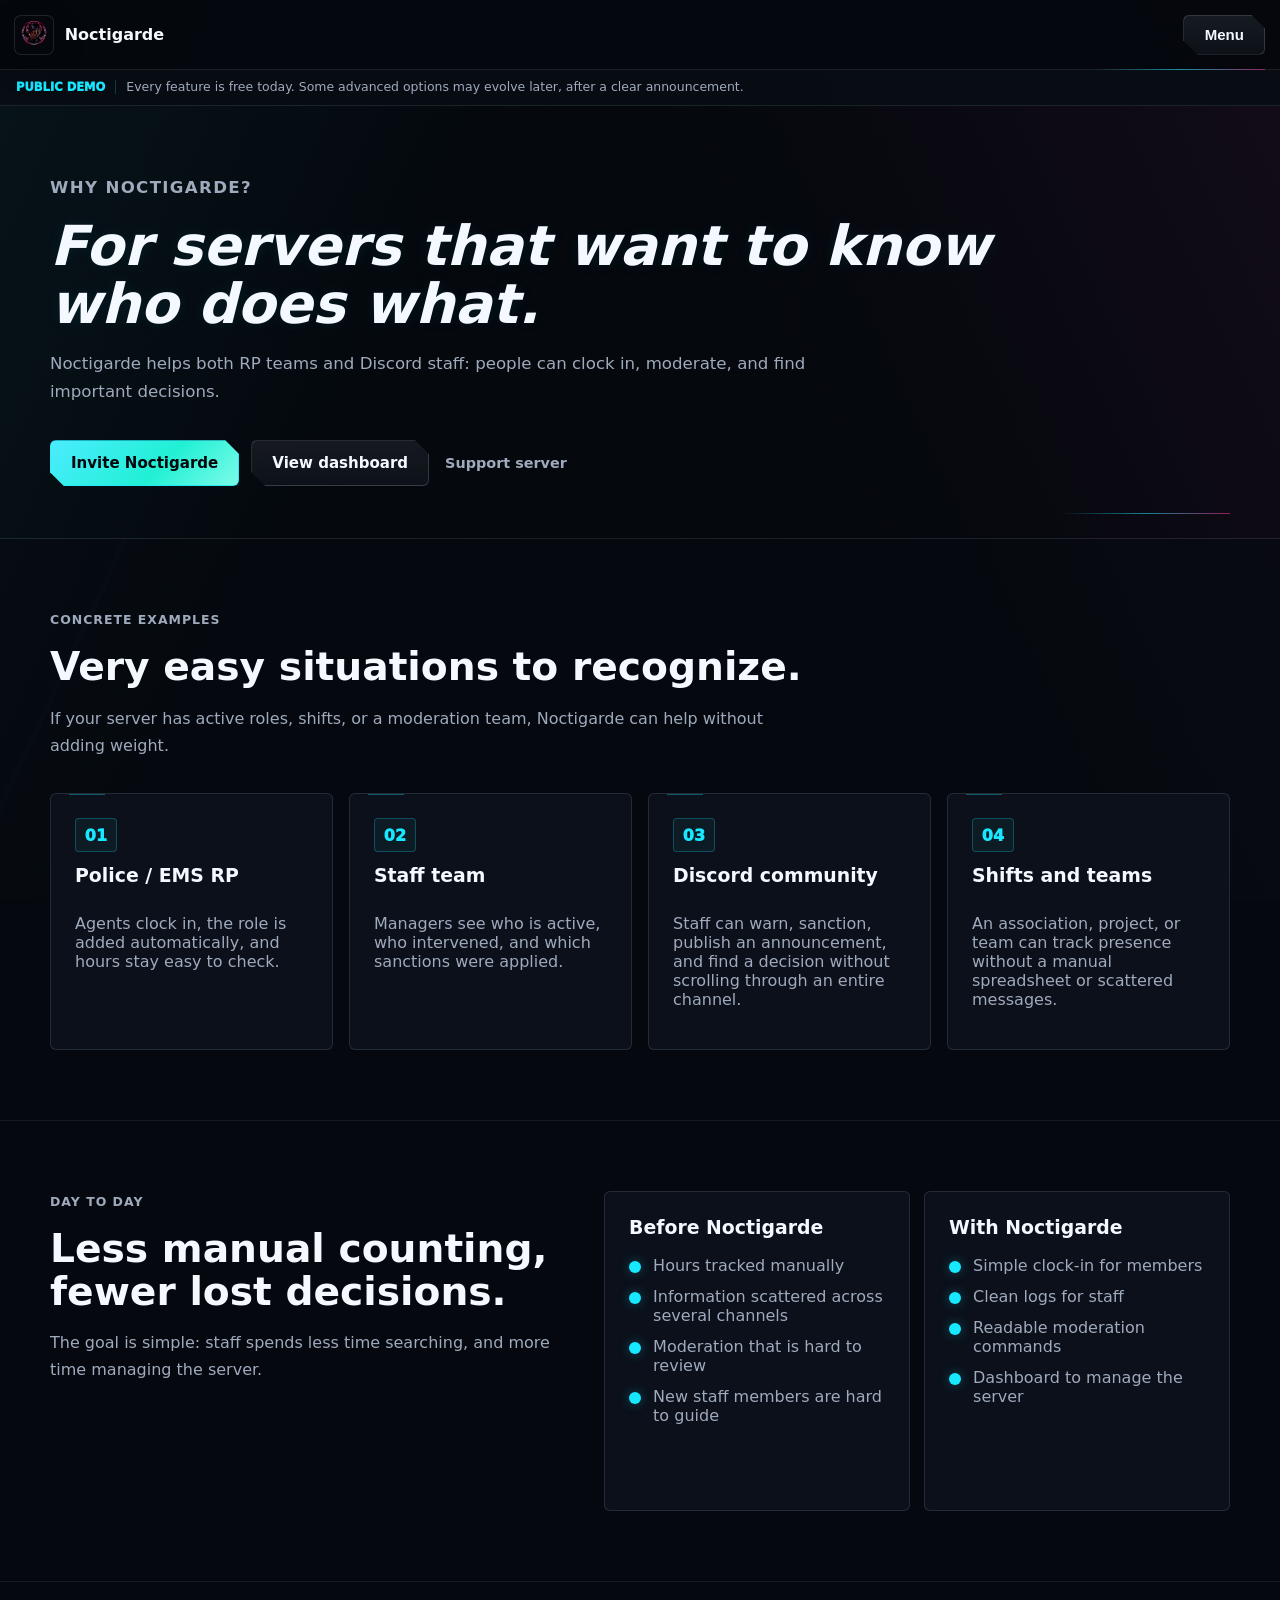
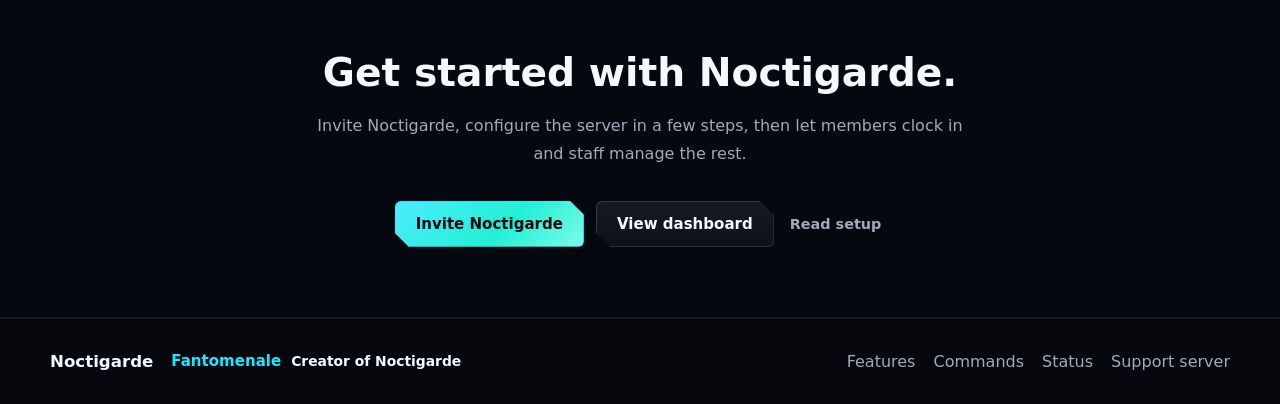
<file: pourquoi.html>
<!doctype html>
<html lang="fr">
<head>
  <meta charset="utf-8">
  <meta name="viewport" content="width=device-width, initial-scale=1">
  <meta http-equiv="Content-Security-Policy" content="default-src 'self'; base-uri 'self'; object-src 'none'; script-src 'self' 'sha256-Uu777sEy6oOiMQiWxnehxOXPt2q3s3srNqyZMOTy+Mg='; style-src 'self'; img-src 'self' data: https://cdn.discordapp.com https://media.discordapp.net https://noctigarde.fr https://phileaszer.github.io https://dashboard.noctigarde.fr; font-src 'self' data:; connect-src 'self' https://dashboard.noctigarde.fr; form-action 'self' https://discord.com; manifest-src 'self'; worker-src 'self'; upgrade-insecure-requests">
  <meta name="referrer" content="no-referrer">
  <title>Pourquoi Noctigarde ? | Noctigarde</title>
  <meta name="description" content="Pourquoi choisir Noctigarde pour un serveur Discord RP, staff, modération ou communauté.">
  <meta name="robots" content="index, follow">
  <link rel="icon" href="assets/noctigarde-mark.png" type="image/png">
  <script>
    (() => {
      try {
        document.documentElement.dataset.theme = localStorage.getItem('sentinel-site-theme') === 'western' ? 'western' : 'sentinel';
      } catch (error) {
        document.documentElement.dataset.theme = 'sentinel';
      }
    })();
  </script>
  <link rel="stylesheet" href="styles.css?v=4b400676332d103f911598a0e309e4223cdbee16">
</head>
<body>
  <header class="site-header">
    <a class="brand" href="index.html" aria-label="Noctigarde"><img src="assets/noctigarde-mark.png" alt=""><span>Noctigarde</span></a>
    <nav class="nav-links" aria-label="Navigation principale">
      <a href="pourquoi.html" aria-current="page">Pourquoi ?</a>
      <a href="fonctionnalites.html">Fonctionnalités</a>
      <a href="commandes.html">Commandes</a>
      <a href="securite.html">Sécurité</a>
      <a href="installation.html">Installation</a>
      <a href="nouveautes.html">Nouveautés</a>
      <a href="statut.html">Statut</a>
    </nav>
    <div class="header-actions">
      <button class="theme-toggle button button-small button-ghost" type="button" data-theme-toggle data-i18n-ignore="true" aria-label="Changer de style">Western</button>
      <a class="button button-small" href="https://discord.com/oauth2/authorize?client_id=1511426423376842922&permissions=1099780189206&integration_type=0&scope=bot+applications.commands">Inviter Noctigarde</a>
      <a class="button button-ghost button-small" href="https://dashboard.noctigarde.fr/dashboard">Voir le dashboard</a>
      <a class="header-link" href="https://dashboard.noctigarde.fr/auth/login" data-discord-login>Connexion</a>
    </div>
  </header>

  <main>
    <section class="page-hero why-hero">
      <p class="eyebrow">Pourquoi Noctigarde ?</p>
      <h1>Pour les serveurs qui veulent savoir qui fait quoi.</h1>
      <p>Noctigarde sert autant aux équipes RP qu’aux staffs Discord : chacun peut pointer, modérer et retrouver les décisions importantes.</p>
      <div class="hero-actions">
        <a class="button" href="https://discord.com/oauth2/authorize?client_id=1511426423376842922&permissions=1099780189206&integration_type=0&scope=bot+applications.commands">Inviter Noctigarde</a>
        <a class="button button-ghost" href="https://dashboard.noctigarde.fr/dashboard">Voir le dashboard</a>
        <a class="action-link" href="https://discord.gg/jzPqcUdVns" target="_blank" rel="noopener noreferrer">Serveur support</a>
      </div>
    </section>

    <section class="section scenario-section">
      <div class="section-inner">
        <div class="section-heading">
          <p class="eyebrow">Exemples concrets</p>
          <h2>Des situations très simples à reconnaître.</h2>
          <p>Si ton serveur a des rôles actifs, des permanences ou une équipe de modération, Noctigarde peut aider sans ajouter de lourdeur.</p>
        </div>
        <div class="scenario-grid">
          <article class="scenario-card">
            <span>01</span>
            <h3>RP police / EMS</h3>
            <p>Les agents prennent leur service, le rôle s’ajoute automatiquement et les heures restent faciles à vérifier.</p>
          </article>
          <article class="scenario-card">
            <span>02</span>
            <h3>Équipe staff</h3>
            <p>Les responsables voient qui est actif, qui intervient et quelles sanctions ont été posées.</p>
          </article>
          <article class="scenario-card">
            <span>03</span>
            <h3>Communauté Discord</h3>
            <p>Le staff peut avertir, sanctionner, publier une annonce et retrouver une décision sans remonter tout un salon.</p>
          </article>
          <article class="scenario-card">
            <span>04</span>
            <h3>Permanences et équipes</h3>
            <p>Une association, un projet ou une équipe peut suivre les présences sans tableau manuel ni messages dispersés.</p>
          </article>
        </div>
      </div>
    </section>

    <section class="section section-flow">
      <div class="section-inner split-layout">
        <div class="section-heading">
          <p class="eyebrow">Au quotidien</p>
          <h2>Moins de calculs à la main, moins de décisions perdues.</h2>
          <p>Le but est simple : que le staff passe moins de temps à chercher, et plus de temps à gérer le serveur.</p>
        </div>
        <div class="comparison-board">
          <article>
            <h3>Avant Noctigarde</h3>
            <ul class="check-list">
              <li>Heures suivies à la main</li>
              <li>Informations dispersées dans plusieurs salons</li>
              <li>Modération difficile à relire</li>
              <li>Nouveaux staffs difficiles à guider</li>
            </ul>
          </article>
          <article class="feature-outline">
            <h3>Avec Noctigarde</h3>
            <ul class="check-list">
              <li>Pointage simple pour les membres</li>
              <li>Logs propres pour le staff</li>
              <li>Commandes de modération lisibles</li>
              <li>Dashboard pour gérer le serveur</li>
            </ul>
          </article>
        </div>
      </div>
    </section>

    <section class="section final-cta">
      <div class="section-inner">
        <h2>Commence avec Noctigarde.</h2>
        <p>Invite Noctigarde, configure le serveur en quelques étapes, puis laisse les membres pointer et les staffs gérer le reste.</p>
        <div class="hero-actions center">
          <a class="button" href="https://discord.com/oauth2/authorize?client_id=1511426423376842922&permissions=1099780189206&integration_type=0&scope=bot+applications.commands">Inviter Noctigarde</a>
          <a class="button button-ghost" href="https://dashboard.noctigarde.fr/dashboard">Voir le dashboard</a>
          <a class="action-link" href="installation.html">Lire l’installation</a>
        </div>
      </div>
    </section>
  </main>

  <footer class="site-footer">
    <span>Noctigarde</span>
    <div><a href="fonctionnalites.html">Fonctionnalités</a><a href="commandes.html">Commandes</a><a href="statut.html">Statut</a><a href="https://discord.gg/jzPqcUdVns" target="_blank" rel="noopener noreferrer">Serveur support</a></div>
  </footer>
  <script src="theme.js?v=4b400676332d103f911598a0e309e4223cdbee16"></script>
  <script src="i18n-data.js?v=4b400676332d103f911598a0e309e4223cdbee16"></script>
  <script src="i18n-data-extra.js?v=4b400676332d103f911598a0e309e4223cdbee16"></script>
  <script src="i18n-data-more.js?v=4b400676332d103f911598a0e309e4223cdbee16"></script>
  <script src="i18n.js?v=4b400676332d103f911598a0e309e4223cdbee16"></script>
  <script src="auth.js?v=4b400676332d103f911598a0e309e4223cdbee16"></script>
</body>
</html>
</file>
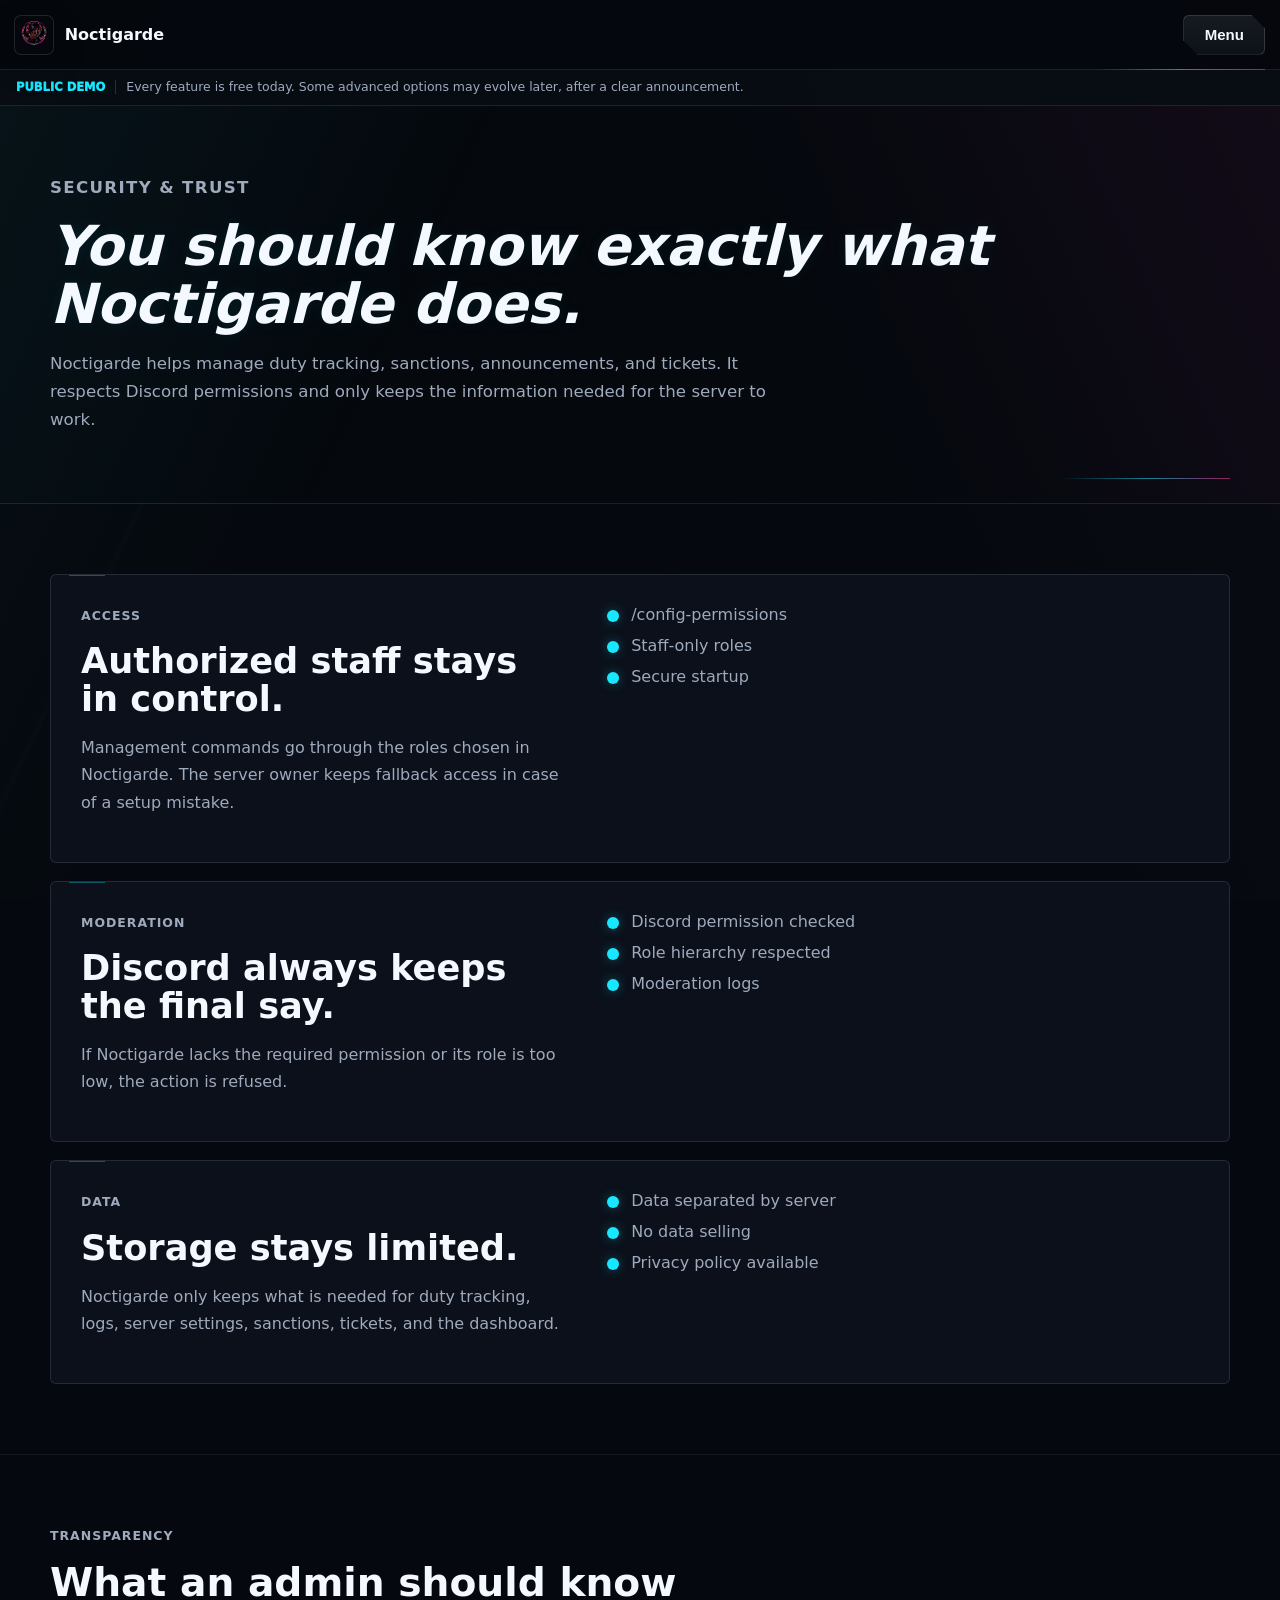
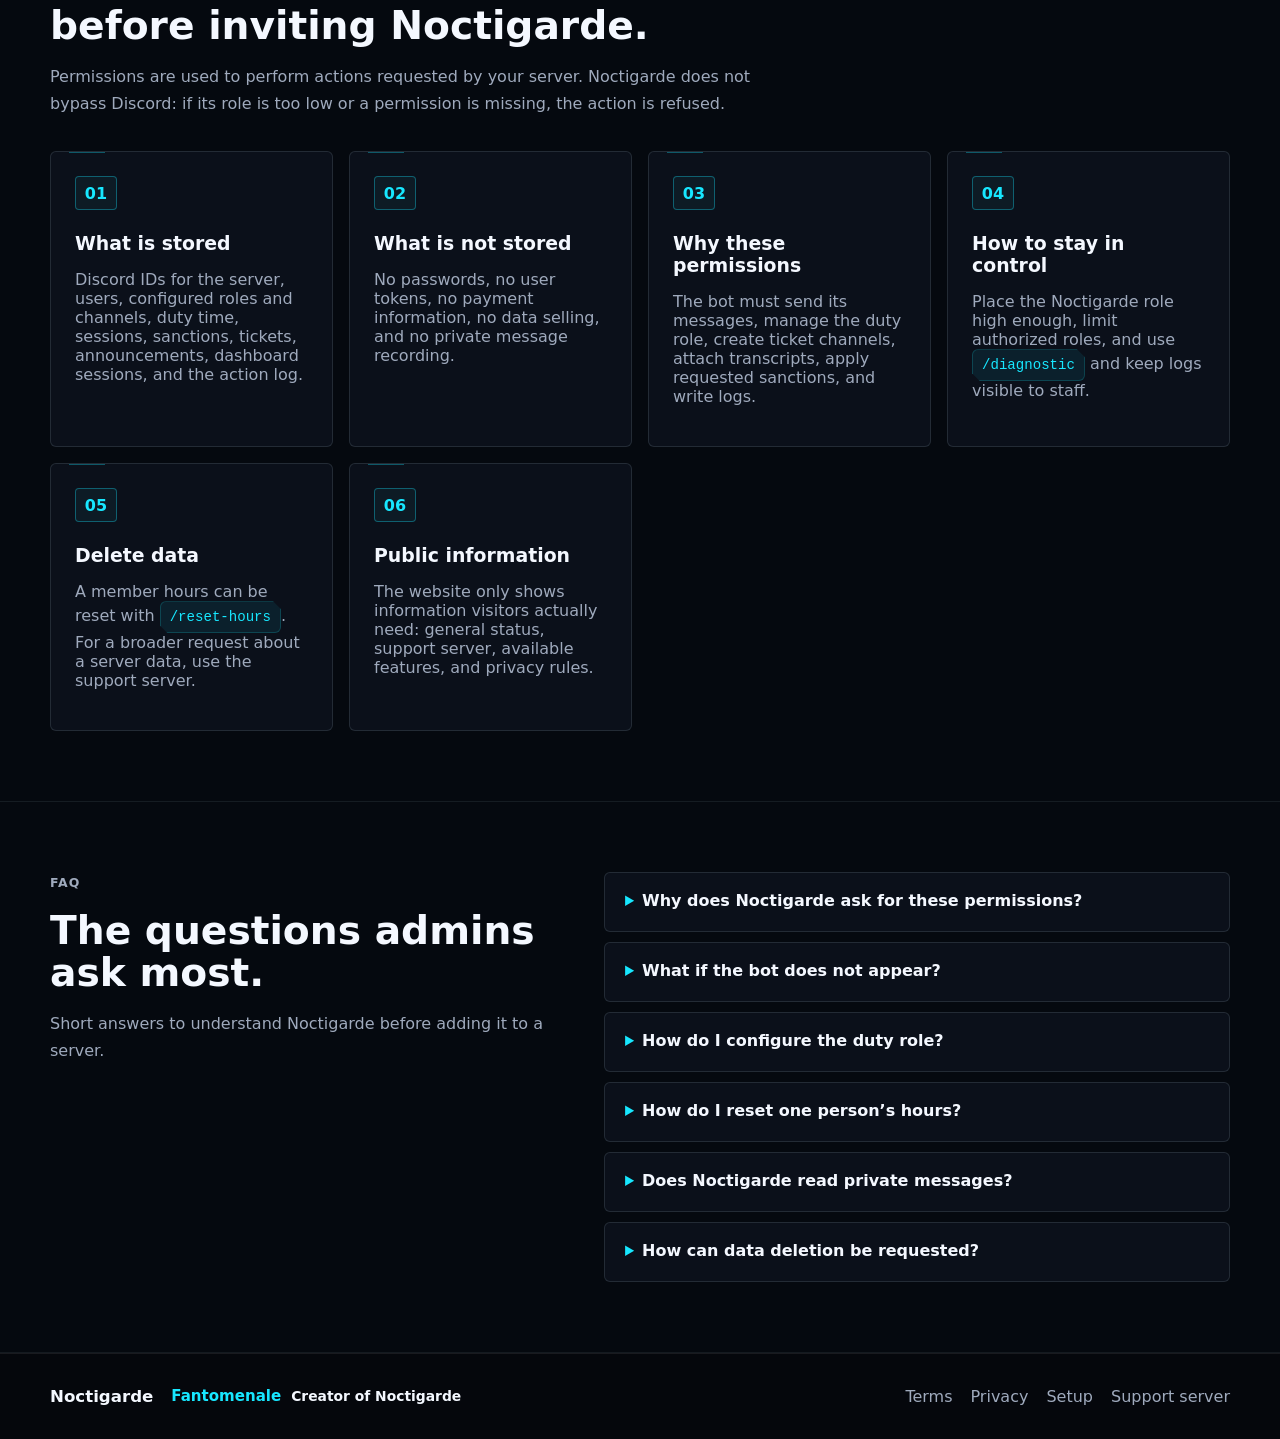
<file: securite.html>
<!doctype html>
<html lang="fr">
<head>
  <meta charset="utf-8">
  <meta name="viewport" content="width=device-width, initial-scale=1">
  <meta http-equiv="Content-Security-Policy" content="default-src 'self'; base-uri 'self'; object-src 'none'; script-src 'self' 'sha256-Uu777sEy6oOiMQiWxnehxOXPt2q3s3srNqyZMOTy+Mg='; style-src 'self'; img-src 'self' data: https://cdn.discordapp.com https://media.discordapp.net https://noctigarde.fr https://phileaszer.github.io https://dashboard.noctigarde.fr; font-src 'self' data:; connect-src 'self' https://dashboard.noctigarde.fr; form-action 'self' https://discord.com; manifest-src 'self'; worker-src 'self'; upgrade-insecure-requests">
  <meta name="referrer" content="no-referrer">
  <title>Sécurité | Noctigarde</title>
  <meta name="description" content="Sécurité, permissions et confidentialité de Noctigarde.">
  <meta name="robots" content="index, follow">
  <link rel="icon" href="assets/noctigarde-mark.png" type="image/png">
  <script>
    (() => {
      try {
        document.documentElement.dataset.theme = localStorage.getItem('sentinel-site-theme') === 'western' ? 'western' : 'sentinel';
      } catch (error) {
        document.documentElement.dataset.theme = 'sentinel';
      }
    })();
  </script>
  <link rel="stylesheet" href="styles.css?v=4b400676332d103f911598a0e309e4223cdbee16">
</head>
<body>
  <header class="site-header">
    <a class="brand" href="index.html"><img src="assets/noctigarde-mark.png" alt=""><span>Noctigarde</span></a>
    <nav class="nav-links">
      <a href="pourquoi.html">Pourquoi ?</a>
      <a href="fonctionnalites.html">Fonctionnalités</a>
      <a href="commandes.html">Commandes</a>
      <a href="securite.html" aria-current="page">Sécurité</a>
      <a href="installation.html">Installation</a>
      <a href="nouveautes.html">Nouveautés</a>
      <a href="statut.html">Statut</a>
    </nav>
    <div class="header-actions">
      <button class="theme-toggle button button-small button-ghost" type="button" data-theme-toggle data-i18n-ignore="true" aria-label="Changer de style">Western</button>
      <a class="button button-small" href="https://discord.com/oauth2/authorize?client_id=1511426423376842922&permissions=1099780189206&integration_type=0&scope=bot+applications.commands">Inviter Noctigarde</a>
      <a class="button button-ghost button-small" href="https://dashboard.noctigarde.fr/dashboard">Voir le dashboard</a>
      <a class="header-link" href="https://dashboard.noctigarde.fr/auth/login" data-discord-login>Connexion</a>
    </div>
  </header>

  <main>
    <section class="page-hero">
      <p class="eyebrow">Sécurité & confiance</p>
      <h1>Tu dois savoir exactement ce que Noctigarde fait.</h1>
      <p>Noctigarde aide à gérer les services, les sanctions, les annonces et les tickets. Il respecte les permissions Discord et ne garde que les informations nécessaires au fonctionnement du serveur.</p>
    </section>

    <section class="section section-dark">
      <div class="section-inner security-grid">
        <article class="wide-card">
          <div>
            <p class="eyebrow">Accès</p>
            <h2>Le staff autorisé garde la main.</h2>
            <p>Les commandes de gestion passent par les rôles choisis dans Noctigarde. Le propriétaire du serveur garde un accès de secours en cas d’erreur de configuration.</p>
          </div>
          <ul class="check-list">
            <li>/config-permissions</li>
            <li>Rôles dédiés au staff</li>
            <li>Démarrage sécurisé</li>
          </ul>
        </article>

        <article class="wide-card">
          <div>
            <p class="eyebrow">Modération</p>
            <h2>Discord garde toujours le dernier mot.</h2>
            <p>Si Noctigarde n’a pas la permission nécessaire ou si son rôle est trop bas, l’action est refusée.</p>
          </div>
          <ul class="check-list">
            <li>Permission Discord vérifiée</li>
            <li>Hiérarchie des rôles respectée</li>
            <li>Logs de modération</li>
          </ul>
        </article>

        <article class="wide-card">
          <div>
            <p class="eyebrow">Données</p>
            <h2>Le stockage reste limité.</h2>
            <p>Noctigarde garde seulement ce qui sert aux services, aux logs, aux réglages serveur, aux sanctions, aux tickets et au dashboard.</p>
          </div>
          <ul class="check-list">
            <li>Données séparées par serveur</li>
            <li>Pas de vente de données</li>
            <li>Politique de confidentialité disponible</li>
          </ul>
        </article>
      </div>
    </section>

    <section class="section section-flow">
      <div class="section-inner">
        <div class="section-heading">
          <p class="eyebrow">Transparence</p>
          <h2>Ce qu’un admin doit savoir avant d’inviter Noctigarde.</h2>
          <p>Les permissions servent à faire les actions demandées par ton serveur. Noctigarde ne contourne pas Discord : si son rôle est trop bas ou si une permission manque, l’action est refusée.</p>
        </div>
        <div class="trust-grid security-trust-grid">
          <article class="trust-card">
            <span class="feature-icon">01</span>
            <h3>Ce qui est stocké</h3>
            <p>Identifiants Discord du serveur, des utilisateurs, des rôles et des salons configurés, temps de service, sessions, sanctions, tickets, annonces, sessions dashboard et journal des actions.</p>
          </article>
          <article class="trust-card">
            <span class="feature-icon">02</span>
            <h3>Ce qui n’est pas stocké</h3>
            <p>Pas de mot de passe, pas de token utilisateur, pas d’informations de paiement, pas de vente de données et pas d’enregistrement de messages privés.</p>
          </article>
          <article class="trust-card">
            <span class="feature-icon">03</span>
            <h3>Pourquoi ces permissions</h3>
            <p>Le bot doit envoyer ses messages, gérer le rôle de service, créer les salons de tickets, joindre les comptes rendus, appliquer les sanctions demandées et écrire dans les logs.</p>
          </article>
          <article class="trust-card">
            <span class="feature-icon">04</span>
            <h3>Comment garder la main</h3>
            <p>Place le rôle Noctigarde assez haut, limite les rôles autorisés, utilise <code>/diagnostic</code> et garde les logs visibles par le staff.</p>
          </article>
          <article class="trust-card">
            <span class="feature-icon">05</span>
            <h3>Supprimer des données</h3>
            <p>Les heures d’un membre peuvent être remises à zéro avec <code>/reset-heures</code>. Pour une demande plus large sur les données d’un serveur, passe par le serveur support.</p>
          </article>
          <article class="trust-card">
            <span class="feature-icon">06</span>
            <h3>Informations publiques</h3>
            <p>Le site montre seulement les informations utiles aux visiteurs : état général, serveur support, fonctions disponibles et règles de confidentialité.</p>
          </article>
        </div>
      </div>
    </section>

    <section class="section section-dark" id="faq">
      <div class="section-inner split-layout faq-layout">
        <div class="section-heading">
          <p class="eyebrow">FAQ</p>
          <h2>Les questions que les admins posent le plus.</h2>
          <p>Des réponses courtes pour comprendre Noctigarde avant de l’ajouter à un serveur.</p>
        </div>
        <div class="faq-list">
          <details>
            <summary>Pourquoi Noctigarde demande ces permissions ?</summary>
            <p>Pour envoyer ses messages, gérer le rôle de service, écrire dans le salon de logs et appliquer les sanctions demandées par le staff.</p>
          </details>
          <details>
            <summary>Que faire si le bot n’apparaît pas ?</summary>
            <p>Retire l’intégration, puis réinvite Noctigarde avec le bouton officiel. Dans Discord, il doit apparaître comme bot, pas seulement comme commandes.</p>
          </details>
          <details>
            <summary>Comment configurer le rôle de service ?</summary>
            <p>Utilise <code>/config-role</code>, choisis le rôle donné aux membres en service, puis place le rôle Noctigarde au-dessus de ce rôle.</p>
          </details>
          <details>
            <summary>Comment remettre les heures d’une personne à zéro ?</summary>
            <p>Utilise <code>/reset-heures</code> avec le membre ou son ID Discord. Pour tout le serveur, <code>/reset-heures-all</code> prépare une remise à zéro qui doit être validée par une seconde personne autorisée.</p>
          </details>
          <details>
            <summary>Est-ce que Noctigarde lit les messages privés ?</summary>
            <p>Non. Noctigarde ne lit pas les messages privés et ne stocke pas les conversations privées des utilisateurs.</p>
          </details>
          <details>
            <summary>Comment demander la suppression de données ?</summary>
            <p>Chaque membre peut télécharger ses données ou demander leur suppression depuis son espace personnel. Le propriétaire d’un serveur retrouve les mêmes démarches dans le dashboard, avec un contrôle avant toute suppression.</p>
          </details>
        </div>
      </div>
    </section>
  </main>

  <footer class="site-footer">
    <span>Noctigarde</span>
    <div><a href="conditions.html">Conditions</a><a href="confidentialite.html">Confidentialité</a><a href="installation.html">Installation</a><a href="https://discord.gg/jzPqcUdVns" target="_blank" rel="noopener noreferrer">Serveur support</a></div>
  </footer>
  <script src="theme.js?v=4b400676332d103f911598a0e309e4223cdbee16"></script>
  <script src="i18n-data.js?v=4b400676332d103f911598a0e309e4223cdbee16"></script>
  <script src="i18n-data-extra.js?v=4b400676332d103f911598a0e309e4223cdbee16"></script>
  <script src="i18n-data-more.js?v=4b400676332d103f911598a0e309e4223cdbee16"></script>
  <script src="i18n.js?v=4b400676332d103f911598a0e309e4223cdbee16"></script>
  <script src="auth.js?v=4b400676332d103f911598a0e309e4223cdbee16"></script>
</body>
</html>
</file>
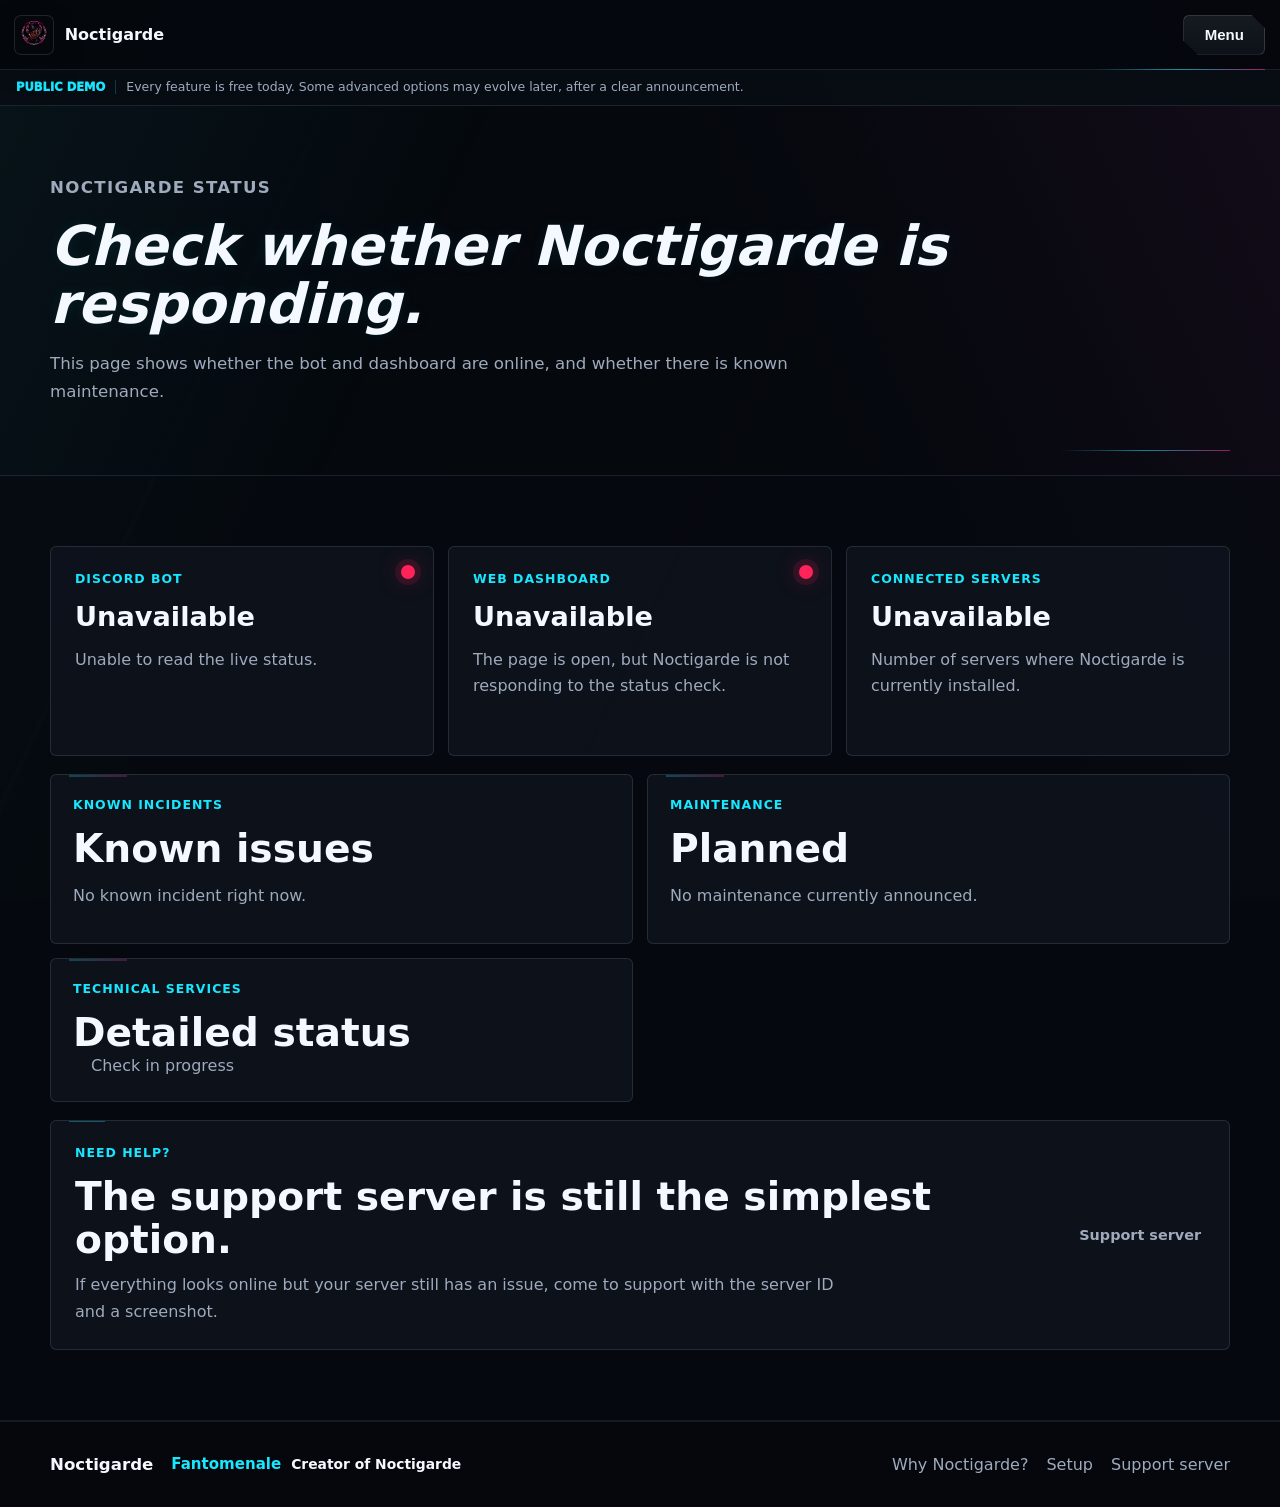
<file: statut.html>
<!doctype html>
<html lang="fr">
<head>
  <meta charset="utf-8">
  <meta name="viewport" content="width=device-width, initial-scale=1">
  <meta http-equiv="Content-Security-Policy" content="default-src 'self'; base-uri 'self'; object-src 'none'; script-src 'self' 'sha256-Uu777sEy6oOiMQiWxnehxOXPt2q3s3srNqyZMOTy+Mg='; style-src 'self'; img-src 'self' data: https://cdn.discordapp.com https://media.discordapp.net https://noctigarde.fr https://phileaszer.github.io https://dashboard.noctigarde.fr; font-src 'self' data:; connect-src 'self' https://dashboard.noctigarde.fr; form-action 'self' https://discord.com; manifest-src 'self'; worker-src 'self'; upgrade-insecure-requests">
  <meta name="referrer" content="no-referrer">
  <title>Statut Noctigarde | Noctigarde</title>
  <meta name="description" content="État du bot Noctigarde, du dashboard, des maintenances et incidents connus.">
  <meta name="robots" content="index, follow">
  <link rel="icon" href="assets/noctigarde-mark.png" type="image/png">
  <script>
    (() => {
      try {
        document.documentElement.dataset.theme = localStorage.getItem('sentinel-site-theme') === 'western' ? 'western' : 'sentinel';
      } catch (error) {
        document.documentElement.dataset.theme = 'sentinel';
      }
    })();
  </script>
  <link rel="stylesheet" href="styles.css?v=4b400676332d103f911598a0e309e4223cdbee16">
</head>
<body>
  <header class="site-header">
    <a class="brand" href="index.html" aria-label="Noctigarde"><img src="assets/noctigarde-mark.png" alt=""><span>Noctigarde</span></a>
    <nav class="nav-links" aria-label="Navigation principale">
      <a href="pourquoi.html">Pourquoi ?</a>
      <a href="fonctionnalites.html">Fonctionnalités</a>
      <a href="commandes.html">Commandes</a>
      <a href="securite.html">Sécurité</a>
      <a href="installation.html">Installation</a>
      <a href="nouveautes.html">Nouveautés</a>
      <a href="statut.html" aria-current="page">Statut</a>
    </nav>
    <div class="header-actions">
      <button class="theme-toggle button button-small button-ghost" type="button" data-theme-toggle data-i18n-ignore="true" aria-label="Changer de style">Western</button>
      <a class="button button-small" href="https://discord.com/oauth2/authorize?client_id=1511426423376842922&permissions=1099780189206&integration_type=0&scope=bot+applications.commands">Inviter Noctigarde</a>
      <a class="button button-ghost button-small" href="https://dashboard.noctigarde.fr/dashboard">Voir le dashboard</a>
      <a class="header-link" href="https://dashboard.noctigarde.fr/auth/login" data-discord-login>Connexion</a>
    </div>
  </header>

  <main>
    <section class="page-hero status-hero">
      <p class="eyebrow">Statut Noctigarde</p>
      <h1>Vérifie si Noctigarde répond bien.</h1>
      <p>Cette page indique si le bot et le dashboard sont en ligne, et s’il y a une maintenance connue.</p>
    </section>

    <section class="section section-dark">
      <div class="section-inner">
        <div class="status-grid">
          <article class="status-panel" data-status-card="bot">
            <span class="status-dot" data-status-dot="bot"></span>
            <p class="eyebrow">Bot Discord</p>
            <h2 data-status-bot>Vérification...</h2>
            <p data-status-bot-detail>Connexion au statut en cours.</p>
          </article>
          <article class="status-panel" data-status-card="dashboard">
            <span class="status-dot" data-status-dot="dashboard"></span>
            <p class="eyebrow">Dashboard web</p>
            <h2 data-status-dashboard>Vérification...</h2>
            <p data-status-dashboard-detail>Connexion au statut en cours.</p>
          </article>
          <article class="status-panel">
            <p class="eyebrow">Serveurs connectés</p>
            <h2 data-status-guilds>En attente</h2>
            <p>Nombre de serveurs où Noctigarde est actuellement présent.</p>
          </article>
        </div>

        <div class="status-detail-grid">
          <article class="dashboard-panel">
            <p class="eyebrow">Incidents connus</p>
            <h2>Problèmes connus</h2>
            <div data-status-incidents>
              <p class="muted">Aucun incident connu pour le moment.</p>
            </div>
          </article>
          <article class="dashboard-panel">
            <p class="eyebrow">Maintenance</p>
            <h2>Prévu</h2>
            <div data-status-maintenance>
              <p class="muted">Aucune maintenance annoncée actuellement.</p>
            </div>
          </article>
          <article class="dashboard-panel">
            <p class="eyebrow">Services techniques</p>
            <h2>État détaillé</h2>
            <ul class="status-list status-component-list" data-status-components>
              <li><span>Vérification en cours</span></li>
            </ul>
          </article>
        </div>

        <div class="support-banner">
          <div>
            <p class="eyebrow">Besoin d'aide ?</p>
            <h2>Le serveur support reste le plus simple.</h2>
            <p>Si tout semble en ligne mais que ton serveur a encore un souci, viens sur le support avec l’ID du serveur et une capture.</p>
          </div>
          <a class="action-link" href="https://discord.gg/jzPqcUdVns" target="_blank" rel="noopener noreferrer">Serveur support</a>
        </div>
      </div>
    </section>
  </main>

  <footer class="site-footer">
    <span>Noctigarde</span>
    <div><a href="pourquoi.html">Pourquoi Noctigarde ?</a><a href="installation.html">Installation</a><a href="https://discord.gg/jzPqcUdVns" target="_blank" rel="noopener noreferrer">Serveur support</a></div>
  </footer>
  <script src="theme.js?v=4b400676332d103f911598a0e309e4223cdbee16"></script>
  <script src="i18n-data.js?v=4b400676332d103f911598a0e309e4223cdbee16"></script>
  <script src="i18n-data-extra.js?v=4b400676332d103f911598a0e309e4223cdbee16"></script>
  <script src="i18n-data-more.js?v=4b400676332d103f911598a0e309e4223cdbee16"></script>
  <script src="i18n.js?v=4b400676332d103f911598a0e309e4223cdbee16"></script>
  <script src="auth.js?v=4b400676332d103f911598a0e309e4223cdbee16"></script>
  <script src="status.js?v=4b400676332d103f911598a0e309e4223cdbee16"></script>
</body>
</html>
</file>
<file: styles.css>
:root {
  --bg: #030509;
  --bg-2: #070a10;
  --panel: #0b0f17;
  --panel-2: #111724;
  --surface: rgba(11, 15, 23, 0.9);
  --surface-strong: rgba(16, 23, 35, 0.96);
  --line: rgba(205, 232, 255, 0.14);
  --line-strong: rgba(205, 232, 255, 0.28);
  --text: #f4f8ff;
  --muted: #9faabd;
  --soft: #687891;
  --steel: #1b2433;
  --pink: #ff2d9a;
  --cyan: #17e7ff;
  --mint: #15f5d1;
  --violet: #9d6cff;
  --danger: #ff235a;
  --radius: 8px;
  --cut: polygon(0 0, calc(100% - 18px) 0, 100% 18px, 100% 100%, 18px 100%, 0 calc(100% - 18px));
  --accent-gradient: linear-gradient(135deg, #4cecff, #21f0d4 58%, #7bfbe8);
  --card-gradient: linear-gradient(180deg, rgba(255, 255, 255, 0.07), rgba(255, 255, 255, 0.018));
  --shadow: 0 18px 52px rgba(0, 0, 0, 0.38);
  --shadow-soft: 0 10px 28px rgba(0, 0, 0, 0.24);
  color-scheme: dark;
}

/* Operations center and personal register */
.notification-center {
  border: 1px solid var(--line);
  background: color-mix(in srgb, var(--surface) 88%, transparent);
  padding: 18px;
}

.notification-center.is-compact {
  margin: 18px 0;
}

.notification-list,
.operation-list,
.member-list {
  display: grid;
  gap: 8px;
  margin-top: 12px;
}

.notification-item,
.operation-row {
  display: grid;
  grid-template-columns: minmax(0, 1fr) auto;
  align-items: center;
  gap: 14px;
  min-height: 64px;
  border-left: 3px solid var(--accent);
  background: color-mix(in srgb, var(--surface-strong) 84%, transparent);
  padding: 12px 14px;
}

.notification-item.is-warning { border-left-color: #e6a94f; }
.notification-item.is-danger { border-left-color: #ee496d; }
.notification-item.is-read { opacity: .68; }

.notification-main {
  display: grid;
  gap: 4px;
  min-width: 0;
  border: 0;
  background: transparent;
  color: inherit;
  padding: 0;
  text-align: left;
  cursor: pointer;
}

.notification-main strong,
.notification-main span,
.operation-row strong,
.operation-row small {
  overflow-wrap: anywhere;
}

.notification-main span,
.operation-row small { color: var(--muted); }

.notification-actions {
  display: flex;
  align-items: center;
  gap: 6px;
}

.operation-row-actions {
  display: flex;
  align-items: center;
  justify-content: flex-end;
  gap: 6px;
  flex-wrap: wrap;
}

.operations-grid {
  display: grid;
  grid-template-columns: repeat(2, minmax(0, 1fr));
  gap: 14px;
  margin-top: 18px;
}

.operation-card-wide { grid-column: 1 / -1; }

.operation-form-grid {
  display: grid;
  grid-template-columns: repeat(2, minmax(0, 1fr));
  gap: 10px;
}

.operation-form-grid textarea { min-height: 96px; }

.operation-form-grid button,
.operation-form-grid textarea { grid-column: 1 / -1; }

.simulation-grid {
  display: grid;
  grid-template-columns: repeat(2, minmax(0, 1fr));
  gap: 0 24px;
}

.simulation-test {
  display: grid;
  align-content: start;
  gap: 14px;
  min-width: 0;
  padding: 18px 0;
  border-top: 2px solid var(--line);
}

.simulation-test:nth-child(1) { border-top-color: var(--cyan); }
.simulation-test:nth-child(2) { border-top-color: var(--mint); }
.simulation-test:nth-child(3) { border-top-color: var(--violet); }
.simulation-test:nth-child(4) { border-top-color: var(--pink); }

.simulation-test-heading {
  display: grid;
  grid-template-columns: 38px minmax(0, 1fr);
  gap: 11px;
  align-items: start;
}

.simulation-test-heading > span {
  display: grid;
  place-items: center;
  width: 38px;
  height: 34px;
  color: var(--cyan);
  border: 1px solid var(--line-strong);
  font-size: 0.75rem;
  font-weight: 950;
}

.simulation-test-heading h4 {
  margin: 0 0 4px;
  color: var(--text);
  font-size: 1rem;
}

.simulation-test-heading p {
  margin: 0;
  color: var(--muted);
  font-size: 0.84rem;
  line-height: 1.45;
}

.simulation-test label {
  display: grid;
  gap: 7px;
  min-width: 0;
}

.simulation-test label > span {
  color: var(--muted);
  font-size: 0.78rem;
  font-weight: 850;
}

.simulation-test textarea {
  min-height: 110px;
  resize: vertical;
}

.simulation-test > .button {
  width: 100%;
  min-height: 44px;
}

.simulation-fields {
  display: grid;
  grid-template-columns: minmax(0, 1fr) 92px;
  gap: 10px;
}

.simulation-message {
  grid-column: 1 / -1;
}

.simulation-color input[type="color"] {
  width: 100%;
  min-height: 44px;
  padding: 4px;
}

.simulation-history {
  margin-top: 20px;
  padding-top: 18px;
  border-top: 1px solid var(--line);
}

.simulation-empty {
  margin: 18px 0 0;
}

.report-download-grid {
  display: grid;
}

.report-download-row {
  display: grid;
  grid-template-columns: minmax(120px, 1fr) auto;
  align-items: start;
  gap: 14px;
  border-bottom: 1px solid var(--line);
  padding: 10px 0;
}

.report-download-row:last-child {
  border-bottom: 0;
  padding-bottom: 0;
}

.report-download-row > strong {
  align-self: center;
}

.report-download-actions {
  display: flex;
  align-items: flex-start;
  justify-content: flex-end;
  gap: 8px;
}

.report-sheets-button {
  color: #bafdf1;
  border-color: rgba(21, 245, 209, .34);
  background: rgba(21, 245, 209, .07);
  box-shadow: inset 3px 0 0 rgba(21, 245, 209, .72);
}

.report-sheets-button:hover {
  border-color: rgba(21, 245, 209, .62);
  background: rgba(21, 245, 209, .12);
}

.report-format-menu {
  min-width: 142px;
}

.report-format-menu > summary {
  width: 100%;
  list-style: none;
  user-select: none;
}

.report-format-menu > summary::-webkit-details-marker {
  display: none;
}

.report-format-menu > summary::after {
  content: "+";
  margin-left: 9px;
  line-height: 1;
}

.report-format-menu[open] > summary::after {
  content: "-";
}

.report-format-menu > .button {
  width: 100%;
  margin-top: 6px;
}

.sheets-ready-dialog {
  --sheet-accent: var(--mint);
  width: min(520px, calc(100vw - 32px));
  border: 1px solid color-mix(in srgb, var(--sheet-accent) 56%, var(--line));
  border-radius: var(--radius);
  background: #0e1520;
  color: var(--text);
  padding: 0;
  box-shadow: 0 24px 70px rgba(0, 0, 0, .52);
  clip-path: var(--cut);
}

.sheets-ready-dialog::backdrop {
  background: rgba(5, 8, 12, .76);
  backdrop-filter: blur(5px);
}

.sheets-ready-content {
  padding: 28px;
  border-top: 3px solid var(--sheet-accent);
}

.sheets-ready-heading {
  display: flex;
  align-items: start;
  justify-content: space-between;
  gap: 18px;
}

.sheets-ready-heading h3 {
  margin: 5px 0 0;
  font-size: 1.55rem;
}

.sheets-copy-status {
  flex: 0 0 auto;
  padding: 6px 10px;
  color: var(--sheet-accent);
  border: 1px solid color-mix(in srgb, var(--sheet-accent) 48%, transparent);
  background: color-mix(in srgb, var(--sheet-accent) 9%, transparent);
  font-size: .72rem;
  font-weight: 900;
  text-transform: uppercase;
}

.sheets-ready-intro {
  margin: 15px 0 0;
  color: var(--muted);
  line-height: 1.55;
}

.sheets-ready-steps {
  display: grid;
  gap: 0;
  margin: 22px 0 0;
  padding: 0;
  list-style: none;
  border: 1px solid var(--line);
  background: rgba(4, 8, 13, .32);
}

.sheets-ready-steps li {
  display: grid;
  grid-template-columns: 34px minmax(0, 1fr);
  align-items: center;
  gap: 12px;
  min-height: 64px;
  padding: 10px 14px;
}

.sheets-ready-steps li + li {
  border-top: 1px solid var(--line);
}

.sheets-ready-steps li > span {
  display: grid;
  place-items: center;
  width: 30px;
  height: 30px;
  color: #06100e;
  background: var(--sheet-accent);
  font-size: .78rem;
  font-weight: 950;
}

.sheets-ready-steps li > div {
  display: grid;
  gap: 2px;
}

.sheets-ready-steps strong {
  color: var(--text);
  font-size: .88rem;
}

.sheets-ready-steps small {
  color: var(--muted);
  font-size: .76rem;
  line-height: 1.35;
}

.sheets-ready-actions {
  display: flex;
  justify-content: flex-end;
  gap: 10px;
  margin-top: 22px;
}

@media (max-width: 560px) {
  .sheets-ready-content {
    padding: 22px 18px 18px;
  }

  .sheets-ready-heading {
    display: grid;
    gap: 12px;
  }

  .sheets-copy-status {
    justify-self: start;
  }

  .sheets-ready-actions {
    display: grid;
    grid-template-columns: 1fr;
  }

  .sheets-ready-actions .button {
    width: 100%;
  }
}

:root[data-theme="western"] .report-sheets-button.button-ghost {
  color: #f2d69f;
  border-color: rgba(240, 190, 102, .36);
  background: rgba(240, 190, 102, .07);
  box-shadow: inset 3px 0 0 rgba(240, 190, 102, .72);
}

:root[data-theme="western"] .sheets-ready-dialog {
  --sheet-accent: #e4b45e;
  background: #20160d;
}

.scheduled-announcement-editor {
  display: grid;
  grid-template-columns: minmax(0, 1.35fr) minmax(260px, .65fr);
  gap: 14px;
}

.announcement-preview {
  --announcement-color: #2dd4bf;
  align-self: stretch;
  min-height: 190px;
  border-left: 4px solid var(--announcement-color);
  background: #202329;
  color: #f3f4f6;
  padding: 18px;
}

.announcement-preview span,
.announcement-preview p { color: #afb5bf; }
.announcement-preview strong { display: block; margin: 14px 0 8px; overflow-wrap: anywhere; }
.announcement-preview p { white-space: pre-wrap; overflow-wrap: anywhere; }
.operation-error { color: #ff7892 !important; }

.validation-summary {
  border-left: 3px solid #e6a94f;
  padding: 14px;
  background: color-mix(in srgb, var(--surface-strong) 84%, transparent);
}

.validation-summary.is-ready { border-left-color: #62d29b; }

.validation-run-title {
  display: flex;
  flex-wrap: wrap;
  align-items: baseline;
  gap: 8px;
}

.validation-checks {
  display: grid;
  grid-template-columns: repeat(3, minmax(0, 1fr));
  gap: 8px;
  margin-top: 12px;
}

.validation-checks > div {
  display: grid;
  gap: 4px;
  border: 1px solid var(--line);
  padding: 10px;
}

.validation-checks > .is-warning strong { color: #f0b35f; }
.validation-checks > .is-ready strong { color: #77d7aa; }

.member-shell { max-width: 1440px; }
.member-content { display: grid; gap: 28px; }
.member-hero { min-height: 220px; }

.member-guild-panel {
  padding: 0;
  border: 0;
  background: transparent;
  box-shadow: none;
  clip-path: none;
}

.member-guild-panel::before { display: none; }

.member-guild-heading {
  display: flex;
  align-items: center;
  justify-content: space-between;
  gap: 20px;
  padding: 0 0 20px;
  border-bottom: 1px solid var(--line);
}

.member-server-identity {
  display: flex;
  align-items: center;
  gap: 14px;
  min-width: 0;
}

.member-server-identity > div { min-width: 0; }

.member-guild-heading img,
.member-guild-heading .guild-fallback {
  width: 56px;
  height: 56px;
  flex: 0 0 56px;
  border-radius: 50%;
  object-fit: cover;
}

.member-guild-heading .guild-fallback {
  display: grid;
  place-items: center;
  background: var(--cyan);
  color: #05070c;
  font-weight: 900;
}

.member-guild-heading h2 { margin: 1px 0 2px; }

.member-guild-heading p:not(.eyebrow) {
  margin: 0;
  color: var(--muted);
  font-size: 0.88rem;
  overflow-wrap: anywhere;
}

.member-sync-state {
  display: inline-flex;
  align-items: center;
  gap: 8px;
  flex: 0 0 auto;
  color: var(--muted);
  font-size: 0.78rem;
  font-weight: 800;
}

.member-sync-state i {
  width: 9px;
  height: 9px;
  border-radius: 50%;
  background: var(--mint);
  box-shadow: 0 0 14px color-mix(in srgb, var(--mint) 58%, transparent);
}

.member-metrics {
  gap: 10px;
  margin: 18px 0 26px;
}

.member-metric {
  position: relative;
  display: grid;
  align-content: start;
  gap: 5px;
  min-width: 0;
  min-height: 112px !important;
  padding: 16px 16px 18px !important;
  overflow: hidden;
}

.member-metric::after {
  position: absolute;
  inset: auto 0 0;
  height: 3px;
  content: "";
  background: var(--metric-accent, var(--cyan));
  opacity: 0.82;
}

.member-metric.is-cyan { --metric-accent: var(--cyan); }
.member-metric.is-mint { --metric-accent: var(--mint); }
.member-metric.is-violet { --metric-accent: var(--violet); }
.member-metric.is-pink { --metric-accent: var(--pink); }

.member-metric span {
  margin: 0;
  color: var(--muted);
  font-size: 0.75rem;
  font-weight: 850;
  text-transform: uppercase;
}

.member-metric strong {
  display: block;
  min-width: 0;
  overflow-wrap: anywhere;
  font-size: clamp(1.35rem, 2vw, 1.8rem);
  line-height: 1.12;
}

.member-metric small {
  color: var(--muted);
  font-size: 0.78rem;
  line-height: 1.35;
}

.member-detail-grid,
.member-detail-columns {
  display: grid;
  grid-template-columns: repeat(2, minmax(0, 1fr));
  gap: 28px;
  align-items: start;
}

.member-detail-column {
  display: grid;
  align-content: start;
  gap: 0;
  min-width: 0;
}

.member-card {
  display: grid;
  gap: 14px;
  min-width: 0;
  padding: 20px 0 22px;
  border-top: 1px solid var(--line);
}

.member-card:last-child { border-bottom: 1px solid var(--line); }

.member-section-heading {
  display: flex;
  align-items: center;
  justify-content: space-between;
  gap: 16px;
}

.member-section-heading > div { min-width: 0; }

.member-section-heading span {
  display: block;
  margin-bottom: 3px;
  color: var(--cyan);
  font-size: 0.7rem;
  font-weight: 900;
  text-transform: uppercase;
}

.member-section-heading h3 {
  margin: 0;
  font-size: 1.08rem;
}

.member-section-heading > strong {
  display: grid;
  place-items: center;
  width: 34px;
  height: 32px;
  flex: 0 0 34px;
  color: var(--text);
  border: 1px solid var(--line-strong);
  font-size: 0.85rem;
}

.member-empty {
  display: grid;
  grid-template-columns: 28px minmax(0, 1fr);
  align-items: center;
  gap: 10px;
  min-height: 64px;
  padding: 12px 14px;
  color: var(--muted);
  border-left: 2px solid var(--line-strong);
  background: color-mix(in srgb, var(--surface-strong) 54%, transparent);
}

.member-empty > span {
  color: var(--cyan);
  font-size: 1.1rem;
  text-align: center;
}

.member-empty p {
  min-width: 0;
  margin: 0;
  overflow-wrap: anywhere;
  white-space: normal;
}

.member-list article {
  display: grid;
  gap: 3px;
  border-left: 2px solid var(--cyan);
  background: color-mix(in srgb, var(--surface-strong) 68%, transparent);
  padding: 10px 12px;
}

.member-list span,
.member-list small { color: var(--muted); }

.member-appeal-form {
  display: grid;
  gap: 8px;
  margin-top: 8px;
  border-top: 1px solid var(--line);
  padding-top: 8px;
}

.member-appeal-form textarea { min-height: 92px; }
.operation-row > .operation-form-grid { min-width: min(520px, 46vw); }

.member-preferences {
  display: grid;
  gap: 16px;
}

.member-preference-grid {
  display: grid;
  grid-template-columns: repeat(2, minmax(0, 1fr));
  gap: 8px;
}

.member-preference-toggle {
  display: grid !important;
  grid-template-columns: 38px minmax(0, 1fr);
  align-items: center;
  gap: 11px;
  min-height: 70px;
  border: 1px solid var(--line);
  padding: 10px 12px;
  cursor: pointer;
}

.member-preference-toggle:hover {
  border-color: color-mix(in srgb, var(--cyan) 46%, var(--line));
}

.member-preference-toggle input[type="checkbox"] {
  position: absolute;
  width: 1px;
  height: 1px;
  min-height: 0;
  padding: 0;
  overflow: hidden;
  clip: rect(0 0 0 0);
  clip-path: inset(50%);
  white-space: nowrap;
}

.member-switch {
  position: relative;
  width: 38px;
  height: 22px;
  border: 1px solid var(--line-strong);
  background: rgba(5, 7, 12, 0.78);
  transition: border-color 150ms ease, background 150ms ease;
}

.member-switch::after {
  position: absolute;
  top: 3px;
  left: 3px;
  width: 14px;
  height: 14px;
  content: "";
  background: var(--muted);
  transition: transform 150ms ease, background 150ms ease;
}

.member-preference-toggle input:checked + .member-switch {
  border-color: color-mix(in srgb, var(--mint) 70%, transparent);
  background: color-mix(in srgb, var(--mint) 20%, rgba(5, 7, 12, 0.9));
}

.member-preference-toggle input:checked + .member-switch::after {
  background: var(--mint);
  transform: translateX(16px);
}

.member-preference-toggle input:focus-visible + .member-switch {
  box-shadow: 0 0 0 3px color-mix(in srgb, var(--cyan) 16%, transparent);
}

.member-preference-copy {
  display: grid;
  gap: 2px;
  min-width: 0;
}

.member-preference-copy strong { color: var(--text); }

.member-preference-copy small {
  color: var(--muted);
  font-size: 0.72rem;
  font-weight: 600;
  line-height: 1.35;
}

.member-digest-setting {
  display: grid !important;
  grid-template-columns: minmax(0, 1fr) minmax(170px, 0.4fr);
  align-items: center;
  gap: 16px;
  padding-top: 14px;
  border-top: 1px solid var(--line);
}

.member-digest-setting > span {
  display: grid;
  gap: 3px;
}

.member-digest-setting small {
  color: var(--muted);
  font-size: 0.76rem;
  font-weight: 600;
}

.member-preferences-save {
  justify-self: end;
  width: auto;
  min-width: 220px;
}

@media (max-width: 900px) {
  .operations-grid,
  .member-detail-grid,
  .member-detail-columns,
  .scheduled-announcement-editor,
  .validation-checks { grid-template-columns: 1fr; }
  .operation-card-wide { grid-column: auto; }
}

.diagnostic-public-shell { max-width: 1100px; }
.diagnostic-public-summary { display: grid; grid-template-columns: repeat(3, minmax(0, 1fr)); gap: 12px; margin: 18px 0; }
.diagnostic-public-summary article { display: grid; gap: 4px; padding: 16px; border: 1px solid rgba(98, 122, 145, .28); background: rgba(19, 27, 36, .7); }
.diagnostic-public-summary span, .diagnostic-public-list span { color: #25d8e5; font-size: .75rem; font-weight: 900; text-transform: uppercase; }
.diagnostic-public-summary strong { font-size: 1.25rem; }
.diagnostic-public-summary small { color: #9eacbc; }
.diagnostic-public-list { display: grid; gap: 8px; }
.diagnostic-public-list article { padding: 14px 16px; border-left: 3px solid #62d99b; background: rgba(27, 36, 45, .72); }
.diagnostic-public-list article.is-warning { border-left-color: #f4b85f; }
.diagnostic-public-list strong { display: block; margin-top: 3px; }
.diagnostic-public-list p { margin: 5px 0 0; color: #b8c4d2; }
@media (max-width: 720px) { .diagnostic-public-summary { grid-template-columns: 1fr; } }

@media (max-width: 620px) {
  .notification-item,
  .operation-row { grid-template-columns: 1fr; }
  .notification-actions,
  .operation-row-actions { justify-content: flex-end; }
  .operation-form-grid,
  .simulation-grid,
  .member-preferences,
  .member-preference-grid { grid-template-columns: 1fr; }
  .member-guild-heading { align-items: flex-start; }
  .member-server-identity { align-items: flex-start; }
  .member-guild-heading p:not(.eyebrow) { display: none; }
  .member-sync-state { display: none; }
  .member-digest-setting { grid-template-columns: 1fr; }
  .member-preferences-save { justify-self: stretch; width: 100%; min-width: 0; }
  .simulation-fields { grid-template-columns: 1fr; }
  .simulation-message { grid-column: auto; }
  .operation-row > .operation-form-grid { min-width: 0; }
  .report-download-row { grid-template-columns: 1fr; gap: 8px; }
  .report-download-actions { display: grid; grid-template-columns: 1fr; }
  .report-download-actions > .button,
  .report-format-menu { width: 100%; min-width: 0; }
  .report-download-actions .button { padding-inline: 8px; white-space: normal; }
}

:root[data-theme="western"] {
  --bg: #070503;
  --bg-2: #120b06;
  --panel: #171008;
  --panel-2: #24190f;
  --surface: rgba(38, 25, 14, 0.94);
  --surface-strong: rgba(54, 37, 21, 0.98);
  --line: rgba(219, 170, 94, 0.28);
  --line-strong: rgba(244, 209, 142, 0.48);
  --text: #fff0d2;
  --muted: #d1ba8d;
  --soft: #a47d4b;
  --steel: #352516;
  --pink: #9f4f28;
  --cyan: #e0a957;
  --mint: #78915c;
  --violet: #8a6240;
  --danger: #b94a32;
  --radius: 16px;
  --cut: polygon(12px 0, calc(100% - 12px) 0, 100% 12px, 100% calc(100% - 12px), calc(100% - 12px) 100%, 12px 100%, 0 calc(100% - 12px), 0 12px);
  --accent-gradient: linear-gradient(135deg, #f4cd83, #bd773c 54%, #718b58);
  --card-gradient: linear-gradient(180deg, rgba(255, 238, 194, 0.12), rgba(94, 58, 28, 0.07));
  --shadow: 0 18px 52px rgba(0, 0, 0, 0.44);
  --shadow-soft: 0 12px 30px rgba(0, 0, 0, 0.34);
  --paper: #f1dbaf;
  --paper-dark: #3a2817;
  --wood: #21150b;
  --leather: #5d351d;
}

* {
  box-sizing: border-box;
}

html {
  scroll-behavior: smooth;
  max-width: 100%;
  overflow-x: hidden;
}

body {
  margin: 0;
  min-width: 320px;
  max-width: 100%;
  overflow-x: hidden;
  color: var(--text);
  background:
    linear-gradient(180deg, rgba(255, 45, 154, 0.04), transparent 360px),
    linear-gradient(120deg, rgba(23, 231, 255, 0.038), transparent 520px),
    repeating-linear-gradient(90deg, rgba(255, 255, 255, 0.012) 0 1px, transparent 1px 72px),
    repeating-linear-gradient(0deg, rgba(23, 231, 255, 0.009) 0 1px, transparent 1px 72px),
    linear-gradient(180deg, var(--bg), #070a11 46%, var(--bg)),
    var(--bg);
  font-family: Inter, ui-sans-serif, system-ui, -apple-system, BlinkMacSystemFont, "Segoe UI", sans-serif;
  letter-spacing: 0;
}

:root[data-theme="western"] body {
  background:
    radial-gradient(circle at 16% 8%, rgba(220, 164, 82, 0.18), transparent 30%),
    radial-gradient(circle at 88% 12%, rgba(99, 119, 74, 0.14), transparent 34%),
    linear-gradient(180deg, rgba(76, 43, 19, 0.34), transparent 360px),
    repeating-linear-gradient(90deg, rgba(238, 202, 139, 0.035) 0 1px, transparent 1px 34px),
    repeating-linear-gradient(0deg, rgba(81, 47, 24, 0.16) 0 2px, transparent 2px 72px),
    linear-gradient(180deg, #080604, #120c07 48%, #070503),
    var(--bg);
  font-family: Georgia, "Times New Roman", serif;
}

body::before {
  position: fixed;
  inset: 0;
  z-index: -4;
  pointer-events: none;
  content: "";
  background:
    linear-gradient(115deg, transparent 0 22%, rgba(23, 231, 255, 0.026) 22% 22.35%, transparent 22.35% 55%, rgba(255, 45, 154, 0.026) 55% 55.28%, transparent 55.28%),
    repeating-linear-gradient(135deg, transparent 0 34px, rgba(255, 255, 255, 0.011) 35px, transparent 36px);
  opacity: 0.62;
}

:root[data-theme="western"] body::before {
  background:
    linear-gradient(115deg, transparent 0 18%, rgba(240, 190, 102, 0.04) 18% 18.3%, transparent 18.3% 56%, rgba(132, 177, 100, 0.035) 56% 56.25%, transparent 56.25%),
    repeating-linear-gradient(90deg, rgba(255, 228, 169, 0.025) 0 1px, transparent 1px 18px),
    repeating-linear-gradient(0deg, transparent 0 21px, rgba(72, 46, 22, 0.13) 22px, transparent 23px);
  opacity: 0.7;
}

a {
  color: inherit;
  text-decoration: none;
}

img {
  display: block;
  max-width: 100%;
}

[hidden] {
  display: none !important;
}

.site-header {
  position: sticky;
  top: 0;
  z-index: 20;
  display: grid;
  grid-template-columns: auto minmax(0, 1fr) auto;
  gap: clamp(10px, 1.25vw, 20px);
  align-items: center;
  min-height: 74px;
  width: 100%;
  padding: 10px clamp(12px, 1.15vw, 22px);
  border-bottom: 1px solid rgba(234, 242, 255, 0.1);
  background:
    linear-gradient(90deg, rgba(23, 231, 255, 0.034), transparent 28%, rgba(255, 45, 154, 0.026)),
    rgba(3, 5, 9, 0.92);
  backdrop-filter: blur(20px);
}

.site-header::after {
  position: absolute;
  right: clamp(12px, 1.15vw, 22px);
  bottom: -1px;
  width: 240px;
  height: 2px;
  content: "";
  background: linear-gradient(90deg, transparent, rgba(23, 231, 255, 0.74), rgba(255, 45, 154, 0.68));
}

.release-notice {
  position: relative;
  z-index: 12;
  width: 100%;
  border-bottom: 1px solid rgba(23, 231, 255, 0.2);
  background:
    linear-gradient(90deg, rgba(23, 231, 255, 0.09), rgba(255, 45, 154, 0.055) 52%, rgba(23, 231, 255, 0.04)),
    #090d14;
}

.release-notice-inner {
  display: grid;
  grid-template-columns: minmax(190px, 0.32fr) minmax(0, 1fr);
  gap: 22px;
  align-items: center;
  width: min(1500px, calc(100% - 40px));
  margin: 0 auto;
  padding: 13px 0;
}

.release-notice strong {
  color: var(--cyan);
  font-size: 0.82rem;
  font-weight: 950;
  text-transform: uppercase;
}

.release-notice p {
  margin: 0;
  color: var(--text);
  font-size: 0.9rem;
  line-height: 1.55;
}

:root[data-theme="western"] .release-notice {
  border-color: rgba(240, 190, 102, 0.28);
  background:
    linear-gradient(90deg, rgba(240, 190, 102, 0.12), rgba(132, 177, 100, 0.06) 58%, rgba(240, 190, 102, 0.05)),
    #171008;
}

:root[data-theme="western"] .release-notice strong {
  color: #f0be66;
}

.brand,
.nav-links,
.header-actions {
  display: flex;
  align-items: center;
}

.brand {
  gap: 12px;
  min-width: 130px;
  font-weight: 900;
  letter-spacing: 0;
  white-space: nowrap;
}

.brand img {
  width: 38px;
  height: 38px;
  border-radius: var(--radius);
  object-fit: cover;
  box-shadow: 0 0 0 1px rgba(234, 242, 255, 0.12), 0 12px 30px rgba(0, 0, 0, 0.25);
}

.nav-links {
  justify-self: start;
  min-width: 0;
  gap: 6px;
  color: var(--muted);
  font-size: 0.88rem;
  padding: 6px;
  border: 1px solid rgba(234, 242, 255, 0.08);
  border-radius: var(--radius);
  background:
    linear-gradient(180deg, rgba(255, 255, 255, 0.045), rgba(255, 255, 255, 0.015)),
    rgba(7, 10, 16, 0.84);
  clip-path: var(--cut);
}

.nav-links a {
  min-height: 34px;
  padding: 8px 9px;
  border-radius: var(--radius);
  white-space: nowrap;
}

.nav-links a:hover,
.nav-links a[aria-current="page"] {
  color: var(--text);
  background: rgba(255, 255, 255, 0.06);
}

.header-actions {
  justify-self: end;
  gap: 8px;
  flex-wrap: nowrap;
  justify-content: flex-end;
  min-width: 0;
}

.site-header .nav-toggle {
  display: none;
}

.site-header.has-collapsed-nav {
  grid-template-columns: auto minmax(0, 1fr);
  align-items: center;
}

.site-header.has-collapsed-nav .nav-links {
  grid-column: 1 / -1;
  grid-row: 2;
  justify-self: stretch;
  width: 100%;
  max-width: 100%;
  margin-top: 8px;
  padding: 10px;
  overflow: visible;
  border-color: rgba(23, 231, 255, 0.2);
  background:
    linear-gradient(135deg, rgba(23, 231, 255, 0.1), transparent 42%, rgba(255, 45, 154, 0.08)),
    rgba(7, 10, 16, 0.96);
  box-shadow: 0 18px 46px rgba(0, 0, 0, 0.3);
}

.site-header.has-collapsed-nav:not(.is-nav-open) .nav-links {
  display: none;
}

.site-header.has-collapsed-nav.is-nav-open .nav-links {
  display: grid;
  grid-template-columns: repeat(auto-fit, minmax(118px, 1fr));
}

.site-header.has-collapsed-nav .nav-links a {
  display: inline-flex;
  align-items: center;
  justify-content: center;
  min-height: 40px;
  text-align: center;
  border: 1px solid rgba(234, 242, 255, 0.08);
  background: rgba(255, 255, 255, 0.025);
}

.site-header.has-collapsed-nav .header-actions {
  grid-column: 2;
  grid-row: 1;
  justify-self: end;
  align-self: center;
  max-width: 100%;
  flex-wrap: wrap;
}

.site-header.has-collapsed-nav .nav-toggle {
  display: inline-flex;
  min-width: 82px;
}

.site-header.has-collapsed-nav.is-nav-open .nav-toggle {
  border-color: rgba(23, 231, 255, 0.58);
  color: var(--text);
  background:
    linear-gradient(135deg, rgba(23, 231, 255, 0.18), rgba(255, 45, 154, 0.08)),
    rgba(10, 15, 23, 0.92);
  box-shadow: inset 0 -2px 0 rgba(23, 231, 255, 0.55), 0 0 24px rgba(23, 231, 255, 0.1);
}

.language-switch {
  display: inline-grid;
  grid-template-columns: repeat(2, 38px);
  gap: 3px;
  min-height: 40px;
  padding: 4px;
  border: 1px solid rgba(205, 232, 255, 0.16);
  border-radius: var(--radius);
  background:
    linear-gradient(135deg, rgba(23, 231, 255, 0.06), rgba(255, 45, 154, 0.05)),
    rgba(7, 10, 16, 0.9);
  clip-path: polygon(0 0, calc(100% - 12px) 0, 100% 12px, 100% 100%, 12px 100%, 0 calc(100% - 12px));
}

.language-switch button {
  display: inline-grid;
  place-items: center;
  min-height: 32px;
  color: var(--muted);
  border: 0;
  border-radius: var(--radius);
  background: transparent;
  cursor: pointer;
  font-weight: 950;
  font-size: 0.78rem;
}

.language-switch button.is-active {
  color: #030509;
  background: var(--accent-gradient);
}

.theme-toggle {
  position: relative;
  gap: 9px;
  min-width: 178px;
  padding-inline: 18px;
  color: var(--text);
  border-color: rgba(205, 232, 255, 0.16);
  background:
    linear-gradient(135deg, rgba(23, 231, 255, 0.07), rgba(255, 45, 154, 0.05)),
    rgba(7, 10, 16, 0.9);
  box-shadow: none;
  clip-path: none;
  overflow: visible;
}

.theme-toggle::before {
  flex: 0 0 auto;
  width: 14px;
  height: 14px;
  content: "";
  border-radius: 50%;
  background: linear-gradient(135deg, var(--cyan), var(--pink));
  box-shadow: 0 0 14px rgba(23, 231, 255, 0.28);
}

.theme-toggle:hover {
  border-color: rgba(23, 231, 255, 0.42);
  background:
    linear-gradient(135deg, rgba(23, 231, 255, 0.12), rgba(255, 45, 154, 0.08)),
    rgba(7, 10, 16, 0.95);
}

:root[data-theme="western"] .language-switch {
  border-color: rgba(237, 199, 126, 0.2);
  background:
    linear-gradient(135deg, rgba(240, 190, 102, 0.1), rgba(132, 177, 100, 0.065)),
    rgba(18, 12, 7, 0.92);
}

:root[data-theme="western"] .theme-toggle {
  color: var(--text);
  border-color: rgba(237, 199, 126, 0.24);
  background:
    linear-gradient(135deg, rgba(240, 190, 102, 0.12), rgba(132, 177, 100, 0.07)),
    rgba(18, 12, 7, 0.92);
  box-shadow:
    inset 0 0 0 1px rgba(255, 239, 202, 0.035),
    0 8px 20px rgba(0, 0, 0, 0.18);
}

:root[data-theme="western"] .theme-toggle::before {
  background: linear-gradient(135deg, #f3c66f, #85b164);
  box-shadow: 0 0 14px rgba(240, 190, 102, 0.24);
}

.button {
  display: inline-flex;
  align-items: center;
  justify-content: center;
  min-width: 142px;
  min-height: 46px;
  padding: 0 20px;
  color: #05070c;
  border: 1px solid rgba(23, 231, 255, 0.58);
  border-radius: var(--radius);
  background: var(--accent-gradient);
  box-shadow: 0 12px 32px rgba(23, 231, 255, 0.15);
  cursor: pointer;
  font-weight: 900;
  font-size: 0.94rem;
  transition: transform 160ms ease, border-color 160ms ease, background 160ms ease;
  clip-path: polygon(0 0, calc(100% - 14px) 0, 100% 14px, 100% 100%, 14px 100%, 0 calc(100% - 14px));
}

.button:hover {
  transform: translateY(-1px);
}

.button-small {
  min-width: auto;
  min-height: 40px;
  padding: 0 14px;
  white-space: nowrap;
}

.button-ghost {
  color: var(--text);
  border-color: rgba(234, 242, 255, 0.16);
  background:
    linear-gradient(180deg, rgba(255, 255, 255, 0.055), rgba(255, 255, 255, 0.018)),
    rgba(10, 15, 23, 0.8);
  box-shadow: none;
}

.button-danger {
  color: #fff;
  border-color: rgba(255, 91, 116, 0.76);
  background: linear-gradient(135deg, #d72f51, #8f1f3d);
  box-shadow: 0 12px 28px rgba(215, 47, 81, 0.2);
}

.button-danger:hover {
  border-color: rgba(255, 173, 186, 0.92);
  background: linear-gradient(135deg, #eb4263, #a92547);
}

.purge-mode-field {
  display: grid;
  gap: 6px;
  padding: 12px;
  border: 1px solid rgba(93, 230, 226, 0.2);
  background: rgba(10, 20, 28, 0.38);
}

.purge-mode-field[hidden] {
  display: none;
}

.purge-mode-field > span {
  color: var(--text);
  font-weight: 800;
}

.purge-mode-field > small {
  color: var(--muted);
}

.purge-mode-danger {
  border-color: rgba(255, 66, 96, 0.45);
  background: rgba(86, 10, 26, 0.22);
}

.button.theme-toggle {
  justify-content: center;
  gap: 9px;
  min-width: 178px;
  padding-inline: 18px;
  clip-path: none;
  overflow: visible;
  white-space: nowrap;
}

.button.theme-toggle::before {
  position: static;
  flex: 0 0 auto;
  transform: none;
}

.button:disabled {
  cursor: not-allowed;
  opacity: 0.45;
}

.action-link,
.header-link {
  display: inline-flex;
  align-items: center;
  min-height: 40px;
  color: var(--muted);
  font-weight: 900;
  font-size: 0.9rem;
  white-space: nowrap;
}

.action-link {
  padding: 0 4px;
}

.header-link {
  padding: 0 2px;
  font-size: 0.84rem;
}

.action-link:hover,
.header-link:hover {
  color: var(--cyan);
}

.discord-profile-button {
  gap: 8px;
  min-width: 0;
  max-width: 168px;
  padding-inline: 9px 12px;
  color: var(--text);
  font-size: 0.86rem;
}

.discord-logout-button {
  max-width: 128px;
  padding-inline: 13px;
}

.discord-profile-button img,
.discord-profile-fallback {
  flex: 0 0 auto;
  width: 26px;
  height: 26px;
  border-radius: 50%;
}

.discord-profile-fallback {
  display: inline-grid;
  place-items: center;
  color: #05070c;
  background: var(--accent-gradient);
  font-weight: 950;
}

.discord-profile-button span:last-child {
  overflow: hidden;
  min-width: 0;
  text-overflow: ellipsis;
  white-space: nowrap;
}

.eyebrow {
  margin: 0 0 16px;
  color: var(--cyan);
  font-weight: 900;
  text-transform: uppercase;
  font-size: 0.78rem;
  letter-spacing: 0.08em;
}

h1,
h2,
h3,
p {
  letter-spacing: 0;
}

h1,
h2,
h3 {
  margin: 0;
}

h1 {
  font-size: 4.45rem;
  line-height: 0.98;
  font-weight: 950;
  font-style: italic;
  text-shadow: 0 0 14px rgba(23, 231, 255, 0.08);
}

.hero-home h1 {
  font-size: clamp(3.45rem, 7vw, 4.35rem);
  line-height: 0.96;
}

h2 {
  font-size: 2.45rem;
  line-height: 1.08;
  font-weight: 930;
}

h3 {
  font-size: 1.18rem;
}

.hero {
  position: relative;
  display: grid;
  grid-template-columns: minmax(0, 0.82fr) minmax(380px, 0.92fr);
  gap: clamp(34px, 5vw, 70px);
  min-height: min(690px, calc(100vh - 72px));
  overflow: hidden;
  align-items: center;
  padding: 76px max(22px, calc((100vw - 1180px) / 2)) 64px;
  border-bottom: 1px solid rgba(234, 242, 255, 0.08);
}

.hero-backdrop {
  position: absolute;
  inset: 0;
  z-index: -2;
  overflow: hidden;
  background:
    radial-gradient(circle at 80% 42%, rgba(255, 45, 154, 0.075), transparent 32%),
    radial-gradient(circle at 15% 18%, rgba(23, 231, 255, 0.062), transparent 28%),
    linear-gradient(115deg, rgba(3, 5, 9, 0.74), rgba(7, 10, 16, 0.98) 58%, rgba(3, 5, 9, 0.99)),
    repeating-linear-gradient(90deg, rgba(23, 231, 255, 0.02) 0 1px, transparent 1px 104px),
    repeating-linear-gradient(0deg, rgba(255, 255, 255, 0.012) 0 1px, transparent 1px 104px),
    #05060a;
}

.hero-backdrop::before {
  position: absolute;
  inset: 14% -20% auto 8%;
  height: 2px;
  content: "";
  background: linear-gradient(90deg, transparent, rgba(255, 45, 154, 0.22), transparent, rgba(23, 231, 255, 0.2), transparent);
  box-shadow:
    0 118px 0 rgba(23, 231, 255, 0.04),
    0 260px 0 rgba(255, 45, 154, 0.04),
    320px 338px 0 rgba(157, 108, 255, 0.04);
}

.hero-emblem {
  position: absolute;
  right: max(-70px, calc((100vw - 1320px) / 2));
  top: 56px;
  width: 520px;
  opacity: 0.045;
  filter: saturate(1.02) drop-shadow(0 0 24px rgba(255, 45, 154, 0.16));
}

.scanlines {
  position: absolute;
  inset: 0;
  opacity: 0.1;
  background:
    repeating-linear-gradient(180deg, transparent 0 13px, rgba(255, 255, 255, 0.023) 14px),
    linear-gradient(115deg, transparent 0 66%, rgba(23, 231, 255, 0.08) 66.2%, transparent 66.6%);
}

.hero-content {
  position: relative;
  z-index: 2;
  max-width: 660px;
}

.hero-copy,
.page-hero p,
.section-heading p,
.final-cta p,
.wide-card p,
.plan-card p {
  color: var(--muted);
  line-height: 1.7;
}

.hero-copy {
  max-width: 600px;
  margin: 20px 0 0;
  font-size: 1.02rem;
}

.hero-actions {
  display: flex;
  flex-wrap: wrap;
  gap: 12px;
  margin-top: 34px;
}

.hero-actions.center {
  justify-content: center;
}

.hero-metrics {
  display: grid;
  grid-template-columns: repeat(4, minmax(0, 138px));
  gap: 12px;
  margin: 30px 0 0;
}

.hero-metrics div,
.dashboard-metrics article {
  min-height: 74px;
  padding: 14px;
  border: 1px solid rgba(234, 242, 255, 0.12);
  border-radius: var(--radius);
  background:
    linear-gradient(135deg, rgba(23, 231, 255, 0.036), transparent 42%),
    rgba(9, 13, 22, 0.82);
  clip-path: var(--cut);
}

.hero-metrics dt,
.dashboard-metrics span {
  margin-bottom: 8px;
  color: var(--muted);
  font-size: 0.82rem;
}

.hero-metrics dd,
.dashboard-metrics strong {
  margin: 0;
  color: var(--text);
  font-weight: 900;
  font-size: 1.15rem;
}

.premium-launch-note {
  border: 1px solid rgba(255, 45, 154, 0.32);
  background:
    linear-gradient(135deg, rgba(255, 45, 154, 0.12), rgba(23, 231, 255, 0.055)),
    rgba(9, 13, 22, 0.74);
  clip-path: var(--cut);
}

.premium-launch-note strong {
  color: var(--text);
  font-weight: 950;
}

.premium-launch-note {
  display: grid;
  gap: 10px;
  max-width: 760px;
  margin-top: 28px;
  padding: 18px 20px;
}

.premium-launch-note p {
  margin: 0;
}

.launch-kicker {
  color: var(--cyan);
  font-size: 0.78rem;
  font-weight: 950;
  letter-spacing: 0.04em;
  text-transform: uppercase;
}

.premium-goal-panel {
  border-color: rgba(255, 45, 154, 0.34);
}

.status-progress {
  overflow: hidden;
  height: 9px;
  margin-top: 14px;
  border: 1px solid rgba(234, 242, 255, 0.12);
  background: rgba(3, 5, 9, 0.62);
  clip-path: var(--cut);
}

.status-progress span {
  display: block;
  width: 0;
  height: 100%;
  background: linear-gradient(90deg, var(--cyan), var(--pink));
  box-shadow: 0 0 18px rgba(23, 231, 255, 0.28);
  transition: width 280ms ease;
}

.dashboard-kpi {
  display: grid;
  gap: 6px;
}

.dashboard-kpi small {
  color: var(--soft);
  font-weight: 800;
  font-size: 0.76rem;
}

.hero-preview {
  position: relative;
  z-index: 1;
  align-self: center;
  width: min(100%, 600px);
  margin: 0 0 0 auto;
  border: 1px solid rgba(234, 242, 255, 0.18);
  border-radius: var(--radius);
  background: #020305;
  box-shadow:
    0 0 0 1px rgba(23, 231, 255, 0.055),
    0 16px 38px rgba(0, 0, 0, 0.34);
  clip-path: var(--cut);
}

.hero-preview img {
  opacity: 0.96;
  border-radius: var(--radius);
}

:root[data-theme="western"] .site-header {
  border-bottom-color: rgba(237, 199, 126, 0.14);
  background:
    linear-gradient(90deg, rgba(132, 177, 100, 0.05), transparent 30%, rgba(201, 106, 54, 0.05)),
    rgba(10, 7, 4, 0.94);
}

:root[data-theme="western"] .site-header::after {
  background: linear-gradient(90deg, transparent, rgba(240, 190, 102, 0.72), rgba(132, 177, 100, 0.6));
}

:root[data-theme="western"] .nav-links,
:root[data-theme="western"] .button-ghost,
:root[data-theme="western"] .drawer-close,
:root[data-theme="western"] .copy-list button,
:root[data-theme="western"] .faq-list details {
  border-color: var(--line);
  background:
    linear-gradient(135deg, rgba(240, 190, 102, 0.065), transparent 46%, rgba(132, 177, 100, 0.045)),
    rgba(18, 12, 7, 0.86);
}

:root[data-theme="western"] .button {
  border-color: rgba(240, 190, 102, 0.56);
  box-shadow: 0 12px 32px rgba(128, 78, 31, 0.18);
}

:root[data-theme="western"] .button:hover {
  border-color: rgba(255, 219, 140, 0.78);
}

:root[data-theme="western"] .hero-backdrop {
  background:
    radial-gradient(circle at 82% 42%, rgba(201, 106, 54, 0.14), transparent 34%),
    radial-gradient(circle at 16% 18%, rgba(132, 177, 100, 0.12), transparent 30%),
    linear-gradient(115deg, rgba(12, 8, 4, 0.8), rgba(20, 13, 8, 0.98) 58%, rgba(7, 5, 3, 0.99)),
    repeating-linear-gradient(90deg, rgba(240, 190, 102, 0.035) 0 1px, transparent 1px 92px),
    repeating-linear-gradient(0deg, rgba(255, 239, 197, 0.014) 0 1px, transparent 1px 92px),
    #0c0704;
}

:root[data-theme="western"] .hero-backdrop::before {
  background: linear-gradient(90deg, transparent, rgba(240, 190, 102, 0.2), transparent, rgba(132, 177, 100, 0.16), transparent);
  box-shadow:
    0 118px 0 rgba(240, 190, 102, 0.035),
    0 260px 0 rgba(201, 106, 54, 0.035),
    320px 338px 0 rgba(132, 177, 100, 0.032);
}

:root[data-theme="western"] .hero-emblem {
  opacity: 0.07;
  filter: sepia(0.48) saturate(0.82) contrast(1.08) drop-shadow(0 0 22px rgba(240, 190, 102, 0.14));
}

:root[data-theme="western"] .scanlines {
  opacity: 0.08;
  background:
    repeating-linear-gradient(180deg, transparent 0 15px, rgba(255, 232, 185, 0.02) 16px),
    linear-gradient(115deg, transparent 0 66%, rgba(240, 190, 102, 0.075) 66.2%, transparent 66.6%);
}

:root[data-theme="western"] .hero-metrics div,
:root[data-theme="western"] .dashboard-metrics article,
:root[data-theme="western"] .dashboard-panel,
:root[data-theme="western"] .empty-state,
:root[data-theme="western"] .status-panel {
  border-color: var(--line);
  background:
    linear-gradient(135deg, rgba(240, 190, 102, 0.07), transparent 44%, rgba(132, 177, 100, 0.045)),
    linear-gradient(180deg, rgba(94, 57, 24, 0.08), transparent 42%),
    rgba(24, 17, 10, 0.9);
}

:root[data-theme="western"] .hero-preview {
  border-color: rgba(237, 199, 126, 0.22);
  background: #0b0704;
  box-shadow:
    0 0 0 1px rgba(240, 190, 102, 0.075),
    0 16px 38px rgba(0, 0, 0, 0.38);
}

:root[data-theme="western"] .hero-preview img,
:root[data-theme="western"] .trust-card img,
:root[data-theme="western"] .wide-card img {
  opacity: 0.9;
  filter: sepia(0.24) saturate(0.92) contrast(1.04);
}

:root[data-theme="western"] .page-hero {
  background:
    linear-gradient(120deg, rgba(201, 106, 54, 0.08), transparent 38%),
    linear-gradient(260deg, rgba(132, 177, 100, 0.07), transparent 50%),
    repeating-linear-gradient(90deg, rgba(255, 239, 197, 0.022) 0 1px, transparent 1px 70px),
    #0c0704;
  border-bottom-color: rgba(237, 199, 126, 0.1);
}

:root[data-theme="western"] .page-hero::after {
  background: linear-gradient(90deg, transparent, rgba(240, 190, 102, 0.78), rgba(132, 177, 100, 0.66));
}

:root[data-theme="western"] .section-dark {
  background: linear-gradient(180deg, rgba(18, 12, 7, 0.96), rgba(8, 6, 4, 0.98)), #090604;
}

:root[data-theme="western"] .section-flow {
  background:
    linear-gradient(90deg, rgba(201, 106, 54, 0.06), transparent 42%),
    linear-gradient(180deg, #0d0805, #17100a);
}

:root[data-theme="western"] .link-board a:hover,
:root[data-theme="western"] .feature-card:hover,
:root[data-theme="western"] .start-board article:hover,
:root[data-theme="western"] .trust-card:hover,
:root[data-theme="western"] .scenario-card:hover,
:root[data-theme="western"] .wide-card:hover,
:root[data-theme="western"] .plan-card:hover,
:root[data-theme="western"] .command-column:hover {
  border-color: rgba(240, 190, 102, 0.38);
}

:root[data-theme="western"] h1,
:root[data-theme="western"] h2,
:root[data-theme="western"] h3,
:root[data-theme="western"] .brand,
:root[data-theme="western"] .feature-icon,
:root[data-theme="western"] .scenario-card > span,
:root[data-theme="western"] .dashboard-metrics strong,
:root[data-theme="western"] .hero-metrics dd {
  font-family: Georgia, "Times New Roman", serif;
  font-style: normal;
  letter-spacing: 0.01em;
}

:root[data-theme="western"] h1 {
  color: #fff0d2;
  text-shadow:
    0 2px 0 rgba(73, 42, 18, 0.9),
    0 14px 36px rgba(0, 0, 0, 0.46);
}

:root[data-theme="western"] h2,
:root[data-theme="western"] h3 {
  color: #f7dfb0;
  text-shadow: 0 2px 0 rgba(42, 26, 13, 0.56);
}

:root[data-theme="western"] .button,
:root[data-theme="western"] .nav-links,
:root[data-theme="western"] .header-actions,
:root[data-theme="western"] .language-switch,
:root[data-theme="western"] .dashboard-panel input,
:root[data-theme="western"] .dashboard-panel select,
:root[data-theme="western"] .dashboard-panel textarea,
:root[data-theme="western"] .dashboard-table,
:root[data-theme="western"] .toast {
  font-family: Inter, ui-sans-serif, system-ui, -apple-system, BlinkMacSystemFont, "Segoe UI", sans-serif;
}

:root[data-theme="western"] .site-header {
  border-bottom: 2px solid rgba(196, 135, 67, 0.34);
  background:
    linear-gradient(180deg, rgba(255, 232, 179, 0.08), rgba(51, 31, 15, 0.12)),
    repeating-linear-gradient(90deg, rgba(255, 235, 178, 0.04) 0 1px, transparent 1px 28px),
    linear-gradient(90deg, rgba(20, 12, 7, 0.96), rgba(38, 24, 13, 0.96) 48%, rgba(14, 9, 5, 0.96));
  backdrop-filter: blur(14px);
}

:root[data-theme="western"] .site-header::after {
  right: 0;
  bottom: -2px;
  width: 100%;
  height: 2px;
  background: linear-gradient(90deg, transparent, rgba(224, 169, 87, 0.75), rgba(120, 145, 92, 0.55), transparent);
}

:root[data-theme="western"] .brand img {
  border-radius: 50%;
  filter: sepia(0.24) saturate(0.85) contrast(1.05);
  box-shadow:
    0 0 0 2px rgba(224, 169, 87, 0.28),
    0 10px 24px rgba(0, 0, 0, 0.34);
}

:root[data-theme="western"] .nav-links {
  padding: 7px;
  border: 1px solid rgba(224, 169, 87, 0.28);
  border-radius: 999px;
  background:
    linear-gradient(180deg, rgba(255, 239, 202, 0.08), rgba(104, 63, 28, 0.08)),
    rgba(20, 12, 7, 0.9);
  clip-path: none;
}

:root[data-theme="western"] .nav-links a {
  border-radius: 999px;
}

:root[data-theme="western"] .nav-links a:hover,
:root[data-theme="western"] .nav-links a[aria-current="page"] {
  color: #241407;
  background: linear-gradient(135deg, #f4cd83, #d99a55);
}

:root[data-theme="western"] .button {
  color: #211206;
  border: 2px solid rgba(95, 55, 25, 0.78);
  border-radius: 999px;
  background:
    linear-gradient(180deg, rgba(255, 241, 200, 0.35), transparent 45%),
    linear-gradient(135deg, #e8b96c, #b66b34 58%, #6e8856);
  box-shadow:
    inset 0 1px 0 rgba(255, 244, 207, 0.45),
    inset 0 -3px 0 rgba(76, 43, 19, 0.34),
    0 12px 28px rgba(0, 0, 0, 0.26);
  clip-path: none;
}

:root[data-theme="western"] .button-ghost {
  color: #f4dfb9;
  border-color: rgba(224, 169, 87, 0.34);
  background:
    linear-gradient(180deg, rgba(255, 239, 202, 0.07), rgba(58, 35, 16, 0.08)),
    rgba(26, 17, 10, 0.9);
  box-shadow: inset 0 0 0 1px rgba(255, 239, 202, 0.04);
}

:root[data-theme="western"] .button-danger {
  color: #fff6e7;
  border-color: rgba(138, 45, 31, 0.92);
  background: linear-gradient(180deg, #a44331, #6f261f);
  box-shadow: inset 0 -3px 0 rgba(52, 18, 13, 0.34), 0 12px 28px rgba(0, 0, 0, 0.28);
}

:root[data-theme="western"] .theme-toggle::before {
  background:
    radial-gradient(circle, #f7dfa0 0 38%, #b66b34 39% 64%, #5f3719 65%);
  box-shadow:
    0 0 0 2px rgba(43, 24, 10, 0.42),
    0 0 14px rgba(224, 169, 87, 0.28);
}

:root[data-theme="western"] .hero {
  min-height: min(760px, calc(100vh - 72px));
  border-bottom: 2px solid rgba(145, 91, 43, 0.32);
}

:root[data-theme="western"] .hero-backdrop {
  background:
    linear-gradient(90deg, rgba(7, 5, 3, 0.95) 0%, rgba(10, 7, 4, 0.84) 35%, rgba(10, 7, 4, 0.42) 62%, rgba(7, 5, 3, 0.8) 100%),
    linear-gradient(180deg, rgba(7, 5, 3, 0.28), rgba(7, 5, 3, 0.94)),
    url("assets/western-rp-office.png") center right / cover no-repeat,
    #0b0704;
}

:root[data-theme="western"] .hero-backdrop::before {
  inset: 22px;
  height: auto;
  border: 1px solid rgba(224, 169, 87, 0.26);
  border-radius: 22px;
  background:
    linear-gradient(90deg, transparent, rgba(224, 169, 87, 0.16), transparent);
  box-shadow:
    inset 0 0 0 1px rgba(255, 239, 202, 0.035),
    inset 0 0 80px rgba(0, 0, 0, 0.38);
}

:root[data-theme="western"] .hero-backdrop::after {
  position: absolute;
  inset: 0;
  content: "";
  pointer-events: none;
  background:
    radial-gradient(circle at 28% 30%, rgba(255, 222, 158, 0.12), transparent 26%),
    repeating-linear-gradient(0deg, rgba(255, 239, 202, 0.025) 0 1px, transparent 1px 5px);
  mix-blend-mode: screen;
  opacity: 0.42;
}

:root[data-theme="western"] .hero-emblem {
  right: 7%;
  top: 108px;
  width: 260px;
  opacity: 0.1;
  filter: sepia(0.72) saturate(0.72) contrast(1.14);
}

:root[data-theme="western"] .scanlines {
  display: none;
}

:root[data-theme="western"] .eyebrow {
  color: #efc578;
  letter-spacing: 0.14em;
}

:root[data-theme="western"] .hero-copy,
:root[data-theme="western"] .page-hero p,
:root[data-theme="western"] .section-heading p,
:root[data-theme="western"] .final-cta p,
:root[data-theme="western"] .wide-card p,
:root[data-theme="western"] .plan-card p {
  color: #dfc49a;
}

:root[data-theme="western"] .hero-preview {
  overflow: hidden;
  min-height: 355px;
  border: 2px solid rgba(224, 169, 87, 0.36);
  border-radius: 22px;
  background:
    linear-gradient(180deg, rgba(255, 239, 202, 0.05), rgba(0, 0, 0, 0.12)),
    url("assets/western-rp-office.png") center right / cover no-repeat;
  box-shadow:
    inset 0 0 0 1px rgba(255, 239, 202, 0.08),
    0 24px 52px rgba(0, 0, 0, 0.42);
  clip-path: none;
}

:root[data-theme="western"] .hero-preview::before {
  position: absolute;
  inset: 14px;
  z-index: 2;
  content: "";
  border: 1px solid rgba(246, 214, 151, 0.26);
  border-radius: 16px;
  pointer-events: none;
}

:root[data-theme="western"] .hero-preview::after {
  position: absolute;
  right: 18px;
  bottom: 18px;
  z-index: 3;
  width: 92px;
  height: 92px;
  content: "";
  border: 2px solid rgba(224, 169, 87, 0.32);
  border-radius: 50%;
  background:
    radial-gradient(circle, rgba(255, 239, 202, 0.08) 0 46%, transparent 47%),
    radial-gradient(circle, rgba(82, 48, 22, 0.86), rgba(22, 13, 7, 0.86));
  box-shadow:
    inset 0 0 0 7px rgba(224, 169, 87, 0.08),
    0 8px 24px rgba(0, 0, 0, 0.28);
}

:root[data-theme="western"] .hero-preview img {
  visibility: hidden;
  opacity: 0;
}

:root[data-theme="western"] .hero-metrics div,
:root[data-theme="western"] .dashboard-metrics article,
:root[data-theme="western"] .feature-card,
:root[data-theme="western"] .command-column,
:root[data-theme="western"] .wide-card,
:root[data-theme="western"] .plan-card,
:root[data-theme="western"] .link-board a,
:root[data-theme="western"] .start-board article,
:root[data-theme="western"] .trust-card,
:root[data-theme="western"] .scenario-card,
:root[data-theme="western"] .dashboard-panel,
:root[data-theme="western"] .status-panel,
:root[data-theme="western"] .comparison-board article,
:root[data-theme="western"] .service-insight,
:root[data-theme="western"] .service-roadmap article,
:root[data-theme="western"] .active-service-grid article,
:root[data-theme="western"] .personal-service-head div,
:root[data-theme="western"] .service-empty {
  border: 2px solid rgba(111, 70, 34, 0.74);
  border-radius: 18px;
  background:
    linear-gradient(180deg, rgba(255, 239, 202, 0.11), rgba(69, 42, 21, 0.08)),
    repeating-linear-gradient(90deg, rgba(255, 239, 202, 0.028) 0 1px, transparent 1px 20px),
    linear-gradient(135deg, rgba(49, 31, 17, 0.96), rgba(31, 20, 12, 0.94));
  box-shadow:
    inset 0 0 0 1px rgba(255, 239, 202, 0.06),
    inset 0 -12px 28px rgba(50, 27, 12, 0.16),
    0 18px 34px rgba(0, 0, 0, 0.28);
  clip-path: none;
}

:root[data-theme="western"] .feature-card::before,
:root[data-theme="western"] .command-column::before,
:root[data-theme="western"] .wide-card::before,
:root[data-theme="western"] .plan-card::before,
:root[data-theme="western"] .dashboard-panel::before,
:root[data-theme="western"] .troubleshoot-card::before,
:root[data-theme="western"] .support-banner::before,
:root[data-theme="western"] .status-card::before,
:root[data-theme="western"] .start-board article::before,
:root[data-theme="western"] .trust-card::before,
:root[data-theme="western"] .scenario-card::before {
  left: 22px;
  width: 72px;
  height: 3px;
  background: linear-gradient(90deg, #efc578, #8aa064, transparent);
  opacity: 0.86;
}

:root[data-theme="western"] .feature-card::after,
:root[data-theme="western"] .command-column::after,
:root[data-theme="western"] .wide-card::after,
:root[data-theme="western"] .plan-card::after,
:root[data-theme="western"] .start-board article::after,
:root[data-theme="western"] .trust-card::after,
:root[data-theme="western"] .scenario-card::after,
:root[data-theme="western"] .dashboard-panel::after,
:root[data-theme="western"] .status-panel::after {
  position: absolute;
  inset: 9px;
  content: "";
  border: 1px solid rgba(239, 197, 120, 0.12);
  border-radius: 12px;
  pointer-events: none;
}

:root[data-theme="western"] .feature-icon,
:root[data-theme="western"] .scenario-card > span,
:root[data-theme="western"] .service-card-heading > strong {
  color: #241407;
  border: 2px solid rgba(95, 55, 25, 0.72);
  border-radius: 999px;
  background:
    linear-gradient(180deg, rgba(255, 242, 202, 0.44), transparent 45%),
    linear-gradient(135deg, #f1c678, #b66b34);
  box-shadow:
    inset 0 -3px 0 rgba(83, 46, 19, 0.22),
    0 8px 18px rgba(0, 0, 0, 0.24);
  clip-path: none;
}

:root[data-theme="western"] .page-hero {
  background:
    linear-gradient(90deg, rgba(7, 5, 3, 0.93), rgba(19, 12, 7, 0.72), rgba(7, 5, 3, 0.82)),
    url("assets/western-rp-office.png") center right / cover no-repeat,
    #0b0704;
  border-bottom: 2px solid rgba(145, 91, 43, 0.32);
}

:root[data-theme="western"] .section-dark,
:root[data-theme="western"] .trust-section,
:root[data-theme="western"] .scenario-section {
  background:
    radial-gradient(circle at 22% 0%, rgba(144, 86, 37, 0.16), transparent 28%),
    linear-gradient(180deg, rgba(18, 12, 7, 0.98), rgba(8, 6, 4, 0.98)),
    #090604;
}

:root[data-theme="western"] .section-flow {
  background:
    linear-gradient(90deg, rgba(119, 69, 31, 0.12), transparent 42%),
    repeating-linear-gradient(90deg, rgba(255, 239, 202, 0.018) 0 1px, transparent 1px 42px),
    linear-gradient(180deg, #0e0905, #1b120a);
}

:root[data-theme="western"] .faq-list details,
:root[data-theme="western"] .trust-note,
:root[data-theme="western"] .support-banner,
:root[data-theme="western"] .status-card,
:root[data-theme="western"] .toast {
  border: 2px solid rgba(111, 70, 34, 0.68);
  border-radius: 16px;
  background:
    linear-gradient(180deg, rgba(255, 239, 202, 0.1), rgba(69, 42, 21, 0.08)),
    rgba(30, 20, 12, 0.94);
  clip-path: none;
}

:root[data-theme="western"] .dashboard-table th {
  color: #efc578;
}

:root[data-theme="western"] .dashboard-table th,
:root[data-theme="western"] .dashboard-table td {
  border-bottom-color: rgba(224, 169, 87, 0.14);
}

:root[data-theme="western"] .dashboard-panel input,
:root[data-theme="western"] .dashboard-panel select,
:root[data-theme="western"] .dashboard-panel textarea {
  color: #fff0d2;
  border: 2px solid rgba(111, 70, 34, 0.72);
  border-radius: 12px;
  background:
    linear-gradient(180deg, rgba(255, 239, 202, 0.045), transparent),
    rgba(13, 9, 6, 0.92);
}

:root[data-theme="western"] .dashboard-panel input:focus,
:root[data-theme="western"] .dashboard-panel select:focus,
:root[data-theme="western"] .dashboard-panel textarea:focus {
  border-color: rgba(224, 169, 87, 0.72);
  box-shadow:
    0 0 0 3px rgba(224, 169, 87, 0.12),
    inset 0 0 0 1px rgba(255, 239, 202, 0.04);
}

:root[data-theme="western"] .sentinel-tooltip {
  border: 2px solid rgba(111, 70, 34, 0.7);
  border-radius: 14px;
  background:
    linear-gradient(180deg, rgba(255, 239, 202, 0.13), rgba(67, 41, 20, 0.12)),
    rgba(18, 12, 7, 0.98);
  clip-path: none;
}

:root[data-theme="western"] .guild-list::-webkit-scrollbar-thumb {
  background: rgba(224, 169, 87, 0.36);
}

:root[data-theme="western"] .hero-content::before {
  position: absolute;
  top: 8px;
  bottom: 8px;
  left: -24px;
  width: 5px;
  content: "";
  border-radius: 999px;
  background: linear-gradient(180deg, #efc578, #8aa064 58%, transparent);
  box-shadow: 0 0 24px rgba(224, 169, 87, 0.18);
  opacity: 0.82;
}

:root[data-theme="western"] .section-heading {
  position: relative;
  padding-left: 22px;
  border-left: 4px double rgba(224, 169, 87, 0.42);
}

:root[data-theme="western"] .section-heading::before {
  position: absolute;
  top: 7px;
  left: -9px;
  width: 14px;
  height: 14px;
  content: "";
  border: 2px solid rgba(82, 48, 22, 0.78);
  border-radius: 50%;
  background: radial-gradient(circle, #f3d18d 0 32%, #b66b34 34% 70%, #40220e 72%);
  box-shadow: 0 0 0 3px rgba(13, 8, 5, 0.78);
}

:root[data-theme="western"] .dashboard-table {
  overflow: hidden;
  border: 2px solid rgba(111, 70, 34, 0.56);
  border-radius: 16px;
  background:
    linear-gradient(180deg, rgba(255, 239, 202, 0.055), rgba(54, 33, 16, 0.06)),
    rgba(13, 9, 6, 0.74);
  clip-path: none;
}

:root[data-theme="western"] .dashboard-alert {
  padding: 14px;
  border: 1px solid rgba(224, 169, 87, 0.24);
  border-radius: 14px;
  background:
    linear-gradient(135deg, rgba(224, 169, 87, 0.08), transparent 54%, rgba(132, 177, 100, 0.055)),
    rgba(14, 9, 6, 0.56);
}

:root[data-theme="western"] .server-preset-panel,
:root[data-theme="western"] .server-preset-card,
:root[data-theme="western"] .server-preset-advice,
:root[data-theme="western"] .dashboard-path,
:root[data-theme="western"] .dashboard-path-card,
:root[data-theme="western"] .global-lookup-panel,
:root[data-theme="western"] .today-card,
:root[data-theme="western"] .plan-scope-card,
:root[data-theme="western"] .demo-dashboard-grid article,
:root[data-theme="western"] .profile-payroll-card div {
  border-color: rgba(224, 169, 87, 0.24);
  border-radius: 14px;
  background:
    linear-gradient(135deg, rgba(224, 169, 87, 0.08), transparent 58%, rgba(95, 125, 75, 0.055)),
    rgba(18, 11, 7, 0.6);
  clip-path: none;
}

:root[data-theme="western"] .server-preset-card.is-active {
  border-color: rgba(239, 197, 120, 0.58);
  background:
    linear-gradient(135deg, rgba(239, 197, 120, 0.16), transparent 54%, rgba(108, 62, 28, 0.12)),
    rgba(31, 18, 9, 0.76);
  box-shadow: 0 0 24px rgba(224, 169, 87, 0.1);
}

:root[data-theme="western"] .server-preset-card span {
  color: #efc578;
}

:root[data-theme="western"] .dashboard-path-card span {
  color: #efc578;
  border-color: rgba(224, 169, 87, 0.36);
  background: rgba(224, 169, 87, 0.1);
}

:root[data-theme="western"] .today-card span,
:root[data-theme="western"] .plan-scope-card span,
:root[data-theme="western"] .demo-dashboard-grid span {
  color: #efc578;
}

:root[data-theme="western"] .dashboard-loading-state {
  border-color: rgba(224, 169, 87, 0.28);
  background:
    radial-gradient(circle at 50% 0, rgba(224, 169, 87, 0.12), transparent 36%),
    linear-gradient(135deg, rgba(224, 169, 87, 0.08), transparent 54%, rgba(95, 125, 75, 0.055)),
    rgba(18, 11, 7, 0.66);
}

:root[data-theme="western"] .dashboard-loading-server {
  border-color: rgba(224, 169, 87, 0.22);
  border-radius: 999px;
  background: rgba(224, 169, 87, 0.07);
  clip-path: none;
}

:root[data-theme="western"] .dashboard-loading-bar {
  border-color: rgba(224, 169, 87, 0.28);
}

:root[data-theme="western"] .dashboard-loading-bar span {
  background: linear-gradient(90deg, #efc578, #8faf63);
  box-shadow: 0 0 18px rgba(224, 169, 87, 0.22);
}

:root[data-theme="western"] .resolution-item {
  border-color: rgba(224, 169, 87, 0.22);
  border-radius: 12px;
  background:
    linear-gradient(135deg, rgba(224, 169, 87, 0.09), transparent 50%, rgba(91, 54, 26, 0.1)),
    rgba(18, 11, 7, 0.58);
  clip-path: none;
}

:root[data-theme="western"] .resolution-copy span {
  color: #efc578;
}

:root[data-theme="western"] .status-pill,
:root[data-theme="western"] .premium-inline-note,
:root[data-theme="western"] .premium-badge,
:root[data-theme="western"] .free-badge,
:root[data-theme="western"] .premium-tag,
:root[data-theme="western"] .status-badge.is-syncing {
  border-color: rgba(224, 169, 87, 0.38);
  border-radius: 999px;
  clip-path: none;
}

:root[data-theme="western"] .premium-badge {
  color: #241407;
  background: linear-gradient(135deg, #efc578, #8aa064);
}

:root[data-theme="western"] .premium-tag {
  color: #efc578;
  background: rgba(224, 169, 87, 0.1);
}

:root[data-theme="western"] .status-progress {
  border: 1px solid rgba(224, 169, 87, 0.24);
  border-radius: 999px;
  background: rgba(13, 9, 6, 0.82);
  clip-path: none;
}

:root[data-theme="western"] .status-progress span {
  background: linear-gradient(90deg, #efc578, #8aa064);
  box-shadow: 0 0 18px rgba(224, 169, 87, 0.26);
}

:root[data-theme="western"] .site-footer {
  position: relative;
  color: #d8bd91;
  border-top: 2px solid rgba(111, 70, 34, 0.72);
  background:
    linear-gradient(180deg, rgba(255, 239, 202, 0.045), transparent 52%),
    repeating-linear-gradient(90deg, rgba(255, 239, 202, 0.026) 0 1px, transparent 1px 32px),
    #0d0805;
}

:root[data-theme="western"] .site-footer::before {
  position: absolute;
  top: -2px;
  left: max(22px, calc((100vw - 1180px) / 2));
  width: min(320px, calc(100% - 44px));
  height: 3px;
  content: "";
  background: linear-gradient(90deg, #efc578, #8aa064, transparent);
}

.page-hero {
  position: relative;
  overflow: hidden;
  padding: 88px max(22px, calc((100vw - 1180px) / 2)) 64px;
  background:
    linear-gradient(120deg, rgba(255, 45, 154, 0.065), transparent 36%),
    linear-gradient(260deg, rgba(23, 231, 255, 0.058), transparent 48%),
    repeating-linear-gradient(90deg, rgba(255, 255, 255, 0.012) 0 1px, transparent 1px 70px),
    #05060a;
  border-bottom: 1px solid rgba(234, 242, 255, 0.08);
}

.page-hero::after {
  position: absolute;
  right: max(22px, calc((100vw - 1180px) / 2));
  bottom: 24px;
  width: 260px;
  height: 1px;
  content: "";
  background: linear-gradient(90deg, transparent, rgba(23, 231, 255, 0.8), rgba(255, 45, 154, 0.8));
}

.page-hero h1 {
  max-width: 980px;
  font-size: 3.45rem;
  line-height: 1.04;
}

.page-hero p {
  max-width: 760px;
  font-size: 1.04rem;
}

.section {
  padding: 78px max(22px, calc((100vw - 1180px) / 2));
}

.section-dark {
  background: linear-gradient(180deg, rgba(9, 11, 18, 0.96), rgba(5, 6, 10, 0.98)), #05060a;
}

.section-flow {
  background:
    linear-gradient(90deg, rgba(255, 45, 154, 0.045), transparent 42%),
    linear-gradient(180deg, #070910, #0b0f18);
}

.release-explainer {
  border-block: 1px solid rgba(23, 231, 255, 0.12);
  background:
    linear-gradient(90deg, rgba(23, 231, 255, 0.045), transparent 40%, rgba(255, 45, 154, 0.035)),
    #070a10;
}

.release-points {
  display: grid;
  grid-template-columns: repeat(3, minmax(0, 1fr));
  gap: 30px;
}

.release-points article {
  min-width: 0;
  padding-left: 18px;
  border-left: 2px solid rgba(23, 231, 255, 0.34);
}

.release-points span {
  display: block;
  margin-bottom: 12px;
  color: var(--cyan);
  font-size: 0.78rem;
  font-weight: 950;
}

.release-points h3 {
  margin-bottom: 9px;
  font-size: 1.08rem;
}

.release-points p {
  margin: 0;
  color: var(--muted);
  line-height: 1.65;
}

:root[data-theme="western"] .release-explainer {
  border-color: rgba(240, 190, 102, 0.16);
  background:
    linear-gradient(90deg, rgba(240, 190, 102, 0.07), transparent 44%, rgba(132, 177, 100, 0.04)),
    #171008;
}

:root[data-theme="western"] .release-points article {
  border-color: rgba(240, 190, 102, 0.42);
}

:root[data-theme="western"] .release-points span {
  color: #f0be66;
}

.section-inner {
  max-width: 1180px;
  margin: 0 auto;
}

.section-heading {
  max-width: 760px;
  margin-bottom: 42px;
}

.feature-grid,
.command-page-grid,
.pricing-grid,
.security-grid,
.trust-grid,
.scenario-grid {
  display: grid;
  gap: 16px;
}

.feature-grid {
  grid-template-columns: repeat(4, minmax(0, 1fr));
}

.why-grid {
  display: grid;
  grid-template-columns: repeat(4, minmax(0, 1fr));
  gap: 16px;
}

.trust-grid,
.scenario-grid {
  grid-template-columns: repeat(4, minmax(0, 1fr));
}

.command-page-grid {
  grid-template-columns: repeat(2, minmax(0, 1fr));
}

.pricing-grid {
  grid-template-columns: repeat(2, minmax(0, 1fr));
}

.security-grid,
.feature-stack {
  display: grid;
  gap: 18px;
}

.feature-card,
.command-column,
.wide-card,
.plan-card,
.link-board a,
.start-board article,
.trust-card,
.scenario-card {
  border: 1px solid rgba(234, 242, 255, 0.12);
  border-radius: var(--radius);
  background:
    linear-gradient(135deg, rgba(23, 231, 255, 0.036), transparent 38%, rgba(255, 45, 154, 0.03)),
    var(--card-gradient),
    var(--surface);
  box-shadow: var(--shadow-soft);
  clip-path: var(--cut);
}

.feature-card,
.command-column,
.wide-card,
.plan-card,
.link-board a,
.dashboard-panel,
.guild-card,
.inline-form,
.form-grid form,
.split-mini article,
.troubleshoot-card,
.support-banner,
.status-card,
.start-board article,
.trust-card,
.scenario-card {
  position: relative;
}

.feature-card::before,
.command-column::before,
.wide-card::before,
.plan-card::before,
.dashboard-panel::before,
.troubleshoot-card::before,
.support-banner::before,
.status-card::before,
.start-board article::before,
.trust-card::before,
.scenario-card::before {
  position: absolute;
  top: 0;
  left: 18px;
  width: 58px;
  height: 2px;
  content: "";
  background: linear-gradient(90deg, var(--cyan), var(--pink));
  opacity: 0.52;
}

.feature-card,
.command-column,
.plan-card,
.start-board article,
.trust-card,
.scenario-card {
  padding: 24px;
}

.feature-card {
  min-height: 206px;
}

.trust-card,
.scenario-card {
  min-height: 214px;
}

.feature-card p,
.start-board p,
.trust-card p,
.scenario-card p,
.command-column span,
.steps span,
.english-note,
.check-list,
.muted {
  color: var(--muted);
}

.feature-icon {
  display: inline-flex;
  align-items: center;
  justify-content: center;
  width: 42px;
  height: 34px;
  margin-bottom: 22px;
  border: 1px solid rgba(23, 231, 255, 0.34);
  border-radius: var(--radius);
  color: var(--cyan);
  background: rgba(23, 231, 255, 0.06);
  font-weight: 900;
  clip-path: polygon(0 0, calc(100% - 10px) 0, 100% 10px, 100% 100%, 10px 100%, 0 calc(100% - 10px));
}

.trust-section,
.scenario-section {
  background:
    linear-gradient(180deg, rgba(8, 12, 20, 0.98), rgba(5, 7, 12, 0.98)),
    #05070c;
}

.trust-note {
  display: flex;
  flex-wrap: wrap;
  gap: 8px;
  margin-top: 16px;
  padding: 16px 18px;
  color: var(--muted);
  border: 1px solid rgba(234, 242, 255, 0.1);
  border-radius: var(--radius);
  background: rgba(255, 255, 255, 0.035);
  clip-path: var(--cut);
}

.trust-note strong {
  color: var(--text);
}

.scenario-card {
  display: grid;
  gap: 12px;
  align-content: start;
}

.scenario-card > span {
  display: inline-grid;
  place-items: center;
  width: 42px;
  height: 34px;
  color: var(--cyan);
  border: 1px solid rgba(23, 231, 255, 0.26);
  border-radius: var(--radius);
  background: rgba(23, 231, 255, 0.055);
  font-weight: 950;
  clip-path: polygon(0 0, calc(100% - 10px) 0, 100% 10px, 100% 100%, 10px 100%, 0 calc(100% - 10px));
}

.split-layout,
.wide-card,
.install-actions {
  display: grid;
  grid-template-columns: minmax(0, 0.9fr) minmax(0, 1.1fr);
  gap: 42px;
  align-items: start;
}

.wide-card {
  padding: 30px;
}

.link-board {
  display: grid;
  gap: 12px;
}

.start-board {
  display: grid;
  grid-template-columns: repeat(2, minmax(0, 1fr));
  gap: 12px;
}

.start-board article {
  display: grid;
  gap: 8px;
  min-height: 132px;
}

.start-board article span {
  color: var(--cyan);
  font-size: 0.78rem;
  font-weight: 950;
}

.start-board article strong {
  font-size: 1.04rem;
}

.start-board p {
  margin: 0;
  line-height: 1.55;
}

.start-board .action-link {
  grid-column: 1 / -1;
  width: max-content;
}

.link-board a {
  display: grid;
  gap: 6px;
  padding: 18px;
  transition: border-color 160ms ease, transform 160ms ease, background 160ms ease;
}

.link-board a:hover,
.feature-card:hover,
.start-board article:hover,
.trust-card:hover,
.scenario-card:hover,
.wide-card:hover,
.plan-card:hover,
.command-column:hover {
  border-color: rgba(23, 231, 255, 0.3);
  transform: translateY(-1px);
}

.link-board span {
  color: var(--muted);
}

.faq-layout {
  align-items: start;
}

.faq-list {
  display: grid;
  gap: 10px;
}

.faq-list details {
  border: 1px solid rgba(234, 242, 255, 0.12);
  border-radius: var(--radius);
  background:
    linear-gradient(135deg, rgba(23, 231, 255, 0.032), transparent 44%, rgba(255, 45, 154, 0.026)),
    rgba(255, 255, 255, 0.035);
  clip-path: var(--cut);
}

.faq-list summary {
  min-height: 58px;
  padding: 18px 20px;
  cursor: pointer;
  color: var(--text);
  font-weight: 900;
}

.faq-list summary::marker {
  color: var(--cyan);
}

.faq-list p {
  margin: 0;
  padding: 0 20px 20px;
  color: var(--muted);
  line-height: 1.65;
}

.comparison-board {
  display: grid;
  grid-template-columns: repeat(2, minmax(0, 1fr));
  gap: 14px;
}

.comparison-board article {
  min-height: 320px;
  padding: 24px;
  border: 1px solid rgba(234, 242, 255, 0.12);
  border-radius: var(--radius);
  background:
    linear-gradient(135deg, rgba(23, 231, 255, 0.036), transparent 44%, rgba(255, 45, 154, 0.03)),
    var(--surface);
  clip-path: var(--cut);
}

.comparison-board h3 {
  margin-bottom: 18px;
}

.status-grid,
.status-detail-grid {
  display: grid;
  gap: 14px;
}

.status-grid {
  grid-template-columns: repeat(auto-fit, minmax(220px, 1fr));
}

.status-detail-grid {
  grid-template-columns: repeat(2, minmax(0, 1fr));
  margin-top: 18px;
}

.status-panel {
  position: relative;
  min-height: 210px;
  padding: 24px;
  border: 1px solid rgba(234, 242, 255, 0.12);
  border-radius: var(--radius);
  background:
    linear-gradient(135deg, rgba(23, 231, 255, 0.065), transparent 42%, rgba(255, 45, 154, 0.045)),
    var(--surface);
  box-shadow: var(--shadow-soft);
  clip-path: var(--cut);
}

.status-panel h2 {
  margin-top: 14px;
  font-size: 1.7rem;
}

.status-panel p:not(.eyebrow) {
  color: var(--muted);
  line-height: 1.6;
}

.status-dot {
  position: absolute;
  right: 18px;
  top: 18px;
  width: 14px;
  height: 14px;
  border-radius: 50%;
  background: var(--soft);
  box-shadow: 0 0 0 6px rgba(104, 120, 145, 0.12);
}

.status-dot.is-online {
  background: var(--mint);
  box-shadow: 0 0 0 6px rgba(21, 245, 209, 0.12), 0 0 24px rgba(21, 245, 209, 0.55);
}

.status-dot.is-offline {
  background: var(--danger);
  box-shadow: 0 0 0 6px rgba(255, 35, 90, 0.12), 0 0 24px rgba(255, 35, 90, 0.45);
}

.status-list {
  display: grid;
  gap: 10px;
  margin: 0;
  padding-left: 18px;
  color: var(--muted);
  line-height: 1.55;
}

.status-component-list li {
  display: flex;
  align-items: center;
  justify-content: space-between;
  gap: 16px;
}

.status-component-list strong {
  color: var(--accent);
  text-align: right;
}

.steps {
  margin: 0;
  padding: 0;
  list-style: none;
  counter-reset: step;
}

.steps li {
  position: relative;
  display: grid;
  grid-template-columns: 54px 1fr;
  gap: 18px;
  min-height: 96px;
  padding: 22px 0;
  border-bottom: 1px solid rgba(255, 255, 255, 0.1);
}

.steps li::before {
  counter-increment: step;
  content: counter(step, decimal-leading-zero);
  display: inline-flex;
  align-items: center;
  justify-content: center;
  width: 54px;
  height: 54px;
  border-radius: var(--radius);
  background: rgba(255, 45, 154, 0.14);
  border: 1px solid rgba(255, 45, 154, 0.5);
  color: var(--pink);
  font-weight: 900;
}

.steps strong,
.steps span {
  grid-column: 2;
}

.troubleshoot-grid {
  display: grid;
  grid-template-columns: repeat(4, minmax(0, 1fr));
  gap: 14px;
}

.troubleshoot-card {
  min-height: 250px;
  padding: 22px;
  border: 1px solid rgba(234, 242, 255, 0.12);
  border-radius: var(--radius);
  background:
    linear-gradient(160deg, rgba(255, 45, 154, 0.065), transparent 42%),
    var(--surface);
  box-shadow: var(--shadow-soft);
  clip-path: var(--cut);
}

.bot-help-panel {
  grid-template-columns: minmax(280px, 0.78fr) minmax(0, 1.22fr);
  align-items: stretch;
}

.bot-help-panel .hero-actions {
  margin-top: 22px;
}

.help-panel-grid {
  display: grid;
  grid-template-columns: repeat(2, minmax(0, 1fr));
  gap: 12px;
}

.help-panel-grid article {
  min-height: 190px;
  padding: 18px;
  border: 1px solid rgba(234, 242, 255, 0.1);
  border-radius: var(--radius);
  background:
    linear-gradient(135deg, rgba(23, 231, 255, 0.05), transparent 44%, rgba(255, 45, 154, 0.04)),
    rgba(255, 255, 255, 0.035);
  clip-path: var(--cut);
}

.help-panel-grid p {
  color: var(--muted);
  line-height: 1.62;
}

.troubleshoot-card h3 {
  margin: 20px 0 12px;
}

.troubleshoot-card p {
  margin: 0;
  color: var(--muted);
  line-height: 1.65;
}

.troubleshoot-card p + p {
  margin-top: 12px;
}

.support-kicker {
  display: inline-flex;
  align-items: center;
  justify-content: center;
  width: 42px;
  height: 34px;
  border: 1px solid rgba(23, 231, 255, 0.46);
  border-radius: var(--radius);
  color: var(--cyan);
  background: rgba(23, 231, 255, 0.08);
  font-weight: 900;
}

.english-note {
  font-size: 0.9rem;
}

.support-banner {
  display: grid;
  grid-template-columns: minmax(0, 1fr) auto;
  gap: 24px;
  align-items: center;
  margin-top: 18px;
  padding: 24px;
  border: 1px solid rgba(23, 231, 255, 0.22);
  border-radius: var(--radius);
  background:
    linear-gradient(110deg, rgba(23, 231, 255, 0.07), rgba(255, 45, 154, 0.07)),
    rgba(9, 13, 22, 0.9);
  clip-path: var(--cut);
}

.support-banner p:not(.eyebrow) {
  max-width: 780px;
  margin: 10px 0 0;
  color: var(--muted);
  line-height: 1.7;
}

.command-column {
  min-height: 0;
}

.command-column ul,
.check-list,
.compact-list {
  display: grid;
  gap: 12px;
  margin: 0;
  padding: 0;
  list-style: none;
}

.command-column h2 {
  margin-bottom: 18px;
  font-size: 1.45rem;
}

.command-column li {
  display: grid;
  grid-template-columns: minmax(145px, auto) 1fr;
  gap: 12px;
  align-items: center;
  min-height: 44px;
}

.premium-outline,
.feature-outline,
.plan-card-premium {
  border-color: rgba(255, 45, 154, 0.52);
  background:
    linear-gradient(135deg, rgba(255, 45, 154, 0.12), rgba(23, 231, 255, 0.07)),
    var(--surface-strong);
}

code {
  display: inline-flex;
  align-items: center;
  min-height: 32px;
  padding: 6px 9px;
  border-radius: var(--radius);
  color: var(--cyan);
  background: rgba(23, 231, 255, 0.08);
  border: 1px solid rgba(23, 231, 255, 0.18);
  font-family: "Cascadia Mono", Consolas, monospace;
  font-size: 0.88rem;
  clip-path: polygon(0 0, calc(100% - 8px) 0, 100% 8px, 100% 100%, 8px 100%, 0 calc(100% - 8px));
}

.check-list li {
  position: relative;
  padding-left: 24px;
}

.check-list li::before {
  position: absolute;
  left: 0;
  content: "";
  width: 12px;
  height: 12px;
  margin-top: 5px;
  border-radius: 50%;
  background: var(--cyan);
  box-shadow: 0 0 12px rgba(23, 231, 255, 0.32);
}

.final-cta {
  text-align: center;
  background: linear-gradient(180deg, rgba(255, 45, 154, 0.06), transparent 52%), #05070c;
}

.final-cta p {
  max-width: 660px;
  margin: 18px auto 0;
}

.site-footer {
  display: flex;
  align-items: center;
  justify-content: space-between;
  gap: 18px;
  min-height: 86px;
  padding: 24px max(22px, calc((100vw - 1180px) / 2));
  color: var(--muted);
  border-top: 1px solid rgba(255, 255, 255, 0.08);
  background: #05070c;
}

.site-footer span {
  color: var(--text);
  font-weight: 900;
}

.site-footer-identity {
  display: grid;
  gap: 7px;
}

.site-footer-identity > span {
  font-size: 1.04rem;
}

.creator-credit {
  display: flex;
  flex-wrap: wrap;
  align-items: baseline;
  gap: 5px 10px;
  width: fit-content;
  color: var(--muted);
}

.creator-credit strong {
  color: var(--cyan);
  font-size: 0.94rem;
}

.creator-credit small {
  color: var(--text);
  font-weight: 750;
}

.site-footer-minimal {
  justify-content: center;
  text-align: center;
}

.site-footer-minimal .site-footer-identity {
  justify-items: center;
}

:root[data-theme="western"] .creator-credit strong {
  color: #efc578;
}

.site-footer div {
  display: flex;
  flex-wrap: wrap;
  gap: 18px;
}

.site-footer a:hover {
  color: var(--cyan);
}

.not-found {
  min-height: calc(100vh - 72px);
  display: grid;
  place-items: center;
  align-content: center;
  gap: 18px;
  padding: 36px 18px;
  text-align: center;
}

.not-found img {
  width: 120px;
  border-radius: var(--radius);
}

.not-found h1 {
  font-size: 7rem;
}

.dashboard-shell {
  width: min(1520px, calc(100% - 32px));
  margin: 0 auto;
  padding: 22px 0 80px;
}

.dashboard-hero {
  display: grid;
  grid-template-columns: minmax(0, 1fr) auto;
  gap: 22px;
  align-items: end;
  padding: 22px 0 18px;
}

.dashboard-hero h1 {
  max-width: 760px;
  font-size: clamp(1.75rem, 3.2vw, 2.35rem);
  line-height: 1.04;
}

.dashboard-hero p:not(.eyebrow) {
  max-width: 760px;
  color: var(--muted);
}

.dashboard-user {
  display: inline-flex;
  align-items: center;
  gap: 10px;
  min-height: 48px;
  padding: 10px 14px;
  border: 1px solid rgba(234, 242, 255, 0.13);
  border-radius: var(--radius);
  background:
    linear-gradient(135deg, rgba(23, 231, 255, 0.05), transparent),
    rgba(255, 255, 255, 0.045);
}

.dashboard-user img {
  width: 32px;
  height: 32px;
  border-radius: 50%;
}

.guide-hero {
  align-items: stretch;
}

.status-card {
  display: grid;
  align-content: center;
  gap: 10px;
  width: min(100%, 360px);
  min-height: 180px;
  padding: 22px;
  border: 1px solid rgba(255, 45, 154, 0.42);
  border-radius: var(--radius);
  background:
    linear-gradient(135deg, rgba(255, 45, 154, 0.16), rgba(23, 231, 255, 0.08)),
    rgba(10, 15, 25, 0.92);
  box-shadow: var(--shadow);
  clip-path: var(--cut);
}

.status-card strong {
  font-size: 1.3rem;
}

.status-card p {
  margin: 0;
  color: var(--muted);
  line-height: 1.6;
}

.status-pill {
  display: inline-flex;
  width: max-content;
  min-height: 32px;
  align-items: center;
  padding: 6px 10px;
  border: 1px solid rgba(23, 231, 255, 0.44);
  border-radius: var(--radius);
  color: var(--cyan);
  background: rgba(23, 231, 255, 0.08);
  font-weight: 900;
}

.dashboard-guide-grid {
  display: grid;
  grid-template-columns: minmax(0, 1.25fr) minmax(280px, 0.75fr);
  gap: 18px;
  align-items: start;
}

.guide-card {
  min-height: 100%;
}

.plain-steps {
  display: grid;
  gap: 12px;
  margin: 22px 0 0;
  padding: 0;
  list-style: none;
  counter-reset: guide-step;
}

.plain-steps li {
  display: grid;
  grid-template-columns: 42px minmax(0, 1fr);
  gap: 12px;
  align-items: start;
  min-height: 58px;
}

.plain-steps li::before {
  counter-increment: guide-step;
  content: counter(guide-step);
  display: grid;
  place-items: center;
  width: 42px;
  height: 42px;
  border: 1px solid rgba(255, 45, 154, 0.5);
  border-radius: var(--radius);
  color: var(--pink);
  background: rgba(255, 45, 154, 0.11);
  font-weight: 900;
}

.plain-steps strong,
.plain-steps span {
  grid-column: 2;
}

.plain-steps span {
  color: var(--muted);
  line-height: 1.55;
}

.copy-list {
  display: grid;
  gap: 10px;
  margin-top: 18px;
}

.copy-list button {
  display: grid;
  grid-template-columns: minmax(140px, auto) 1fr;
  gap: 10px;
  align-items: center;
  min-height: 52px;
  padding: 10px;
  color: var(--text);
  text-align: left;
  border: 1px solid rgba(255, 255, 255, 0.11);
  border-radius: var(--radius);
  background: rgba(255, 255, 255, 0.045);
  cursor: pointer;
}

.copy-list button:hover {
  border-color: rgba(23, 231, 255, 0.44);
}

.copy-list span {
  color: var(--muted);
}

.help-band {
  display: grid;
  grid-template-columns: minmax(0, 1fr) auto;
  gap: 22px;
  align-items: center;
  margin-top: 18px;
}

.help-band p:not(.eyebrow) {
  color: var(--muted);
  line-height: 1.7;
}

.dashboard-grid {
  display: grid;
  grid-template-columns: 320px minmax(0, 1fr);
  gap: 18px;
  align-items: start;
}

.dashboard-workspace {
  position: relative;
  display: grid;
  gap: 18px;
  min-height: 520px;
}

.dashboard-quick-actions {
  display: flex;
  flex-wrap: wrap;
  gap: 12px;
  margin-top: 24px;
}

.dashboard-panel {
  padding: 22px;
  border: 1px solid rgba(234, 242, 255, 0.13);
  border-radius: var(--radius);
  background:
    linear-gradient(135deg, rgba(23, 231, 255, 0.065), transparent 42%, rgba(255, 45, 154, 0.045)),
    linear-gradient(180deg, rgba(255, 45, 154, 0.045), transparent 38%),
    rgba(10, 15, 25, 0.88);
  box-shadow: var(--shadow-soft);
  clip-path: var(--cut);
}

.guild-panel {
  display: none;
  position: relative;
  z-index: 2;
  width: 100%;
  overflow: visible;
}

.guild-panel.is-open {
  display: block;
}

.guild-drawer-backdrop {
  display: none;
}

.drawer-open {
  overflow: auto;
}

.guild-panel .panel-heading {
  display: flex;
  align-items: flex-start;
  justify-content: space-between;
  gap: 16px;
}

.drawer-close {
  display: inline-grid;
  place-items: center;
  width: 36px;
  height: 36px;
  color: var(--text);
  border: 1px solid rgba(234, 242, 255, 0.16);
  border-radius: var(--radius);
  background: rgba(255, 255, 255, 0.045);
  cursor: pointer;
  font-size: 1.4rem;
  font-weight: 900;
}

.guild-list {
  max-height: min(430px, calc(100vh - 280px));
  overflow: auto;
  padding-right: 4px;
}

.guild-list::-webkit-scrollbar {
  width: 8px;
}

.guild-list::-webkit-scrollbar-thumb {
  background: rgba(23, 231, 255, 0.28);
  border-radius: var(--radius);
}

.dashboard-main {
  display: grid;
  gap: 18px;
}

.dashboard-control-panel {
  display: grid;
  grid-template-columns: minmax(240px, 0.68fr) auto;
  gap: 14px;
  align-items: center;
  padding: 16px;
  border: 1px solid rgba(234, 242, 255, 0.14);
  border-radius: var(--radius);
  background:
    linear-gradient(135deg, rgba(23, 231, 255, 0.1), transparent 34%, rgba(255, 45, 154, 0.08)),
    radial-gradient(circle at top left, rgba(23, 231, 255, 0.14), transparent 32%),
    rgba(9, 13, 22, 0.92);
  box-shadow: var(--shadow-soft);
  clip-path: var(--cut);
}

.control-summary {
  display: grid;
  gap: 4px;
}

.control-summary h2 {
  font-size: clamp(1.35rem, 1.8vw, 2rem);
  line-height: 1;
}

.control-summary p:not(.eyebrow) {
  margin: 0;
  color: var(--muted);
}

.control-status {
  display: flex;
  flex-wrap: wrap;
  align-items: center;
  justify-content: flex-end;
  gap: 10px;
}

.western-dashboard-masthead {
  display: none;
}

.dashboard-plan-switch {
  display: inline-grid;
  grid-template-columns: minmax(108px, auto) minmax(276px, 1fr);
  align-items: center;
  gap: 10px;
  width: min(100%, 500px);
  min-height: 66px;
  padding: 8px;
  border: 1px solid rgba(234, 242, 255, 0.18);
  background:
    linear-gradient(135deg, rgba(23, 231, 255, 0.08), transparent 46%, rgba(255, 45, 154, 0.07)),
    rgba(5, 7, 12, 0.82);
  box-shadow:
    inset 0 0 0 1px rgba(255, 255, 255, 0.025),
    0 12px 28px rgba(0, 0, 0, 0.2);
  clip-path: polygon(0 0, calc(100% - 12px) 0, 100% 12px, 100% 100%, 12px 100%, 0 calc(100% - 12px));
}

.dashboard-plan-switch-label {
  display: grid;
  gap: 2px;
  padding-left: 4px;
  line-height: 1.1;
}

.dashboard-plan-switch-label small {
  color: var(--muted);
  font-size: 0.64rem;
  font-weight: 950;
  text-transform: uppercase;
}

.dashboard-plan-switch-label strong {
  color: var(--text);
  font-size: 0.82rem;
  font-weight: 950;
}

.dashboard-plan-buttons {
  display: inline-grid;
  grid-template-columns: repeat(2, minmax(128px, 1fr));
  gap: 7px;
}

.dashboard-plan-button {
  display: grid;
  grid-template-columns: 22px minmax(0, 1fr);
  gap: 8px;
  align-items: center;
  min-height: 48px;
  padding: 7px 10px;
  color: var(--muted);
  text-align: left;
  border: 1px solid rgba(234, 242, 255, 0.12);
  background: rgba(255, 255, 255, 0.035);
  cursor: pointer;
  transition: border-color 160ms ease, box-shadow 160ms ease, color 160ms ease, transform 160ms ease;
  clip-path: polygon(0 0, calc(100% - 8px) 0, 100% 8px, 100% 100%, 8px 100%, 0 calc(100% - 8px));
}

.dashboard-plan-button:not(:disabled):hover {
  color: var(--text);
  border-color: rgba(234, 242, 255, 0.28);
  transform: translateY(-1px);
}

.dashboard-plan-button-mark {
  display: block;
  width: 18px;
  height: 18px;
  border: 2px solid currentColor;
  border-radius: 50%;
  box-shadow: inset 0 0 0 4px rgba(5, 7, 12, 0.62);
}

.dashboard-plan-button[data-dashboard-plan="premium"] .dashboard-plan-button-mark {
  border-radius: 0;
  clip-path: polygon(50% 0, 61% 35%, 98% 35%, 68% 57%, 79% 94%, 50% 72%, 21% 94%, 32% 57%, 2% 35%, 39% 35%);
}

.dashboard-plan-button-copy {
  display: grid;
  min-width: 0;
  gap: 1px;
}

.dashboard-plan-button-copy strong,
.dashboard-plan-button-copy small {
  overflow-wrap: anywhere;
}

.dashboard-plan-button-copy strong {
  color: inherit;
  font-size: 0.83rem;
  font-weight: 950;
}

.dashboard-plan-button-copy small {
  color: inherit;
  font-size: 0.64rem;
  font-weight: 800;
  opacity: 0.76;
}

.dashboard-plan-button[data-dashboard-plan="free"].is-active {
  color: #041018;
  border-color: rgba(23, 231, 255, 0.42);
  background: linear-gradient(90deg, var(--cyan), var(--mint));
  box-shadow: 0 0 24px rgba(23, 231, 255, 0.22);
}

.dashboard-plan-button[data-dashboard-plan="premium"].is-active {
  color: #fff6fb;
  border-color: rgba(255, 125, 199, 0.54);
  background: linear-gradient(120deg, #9d4dff, #f1379b 56%, #ff8757);
  box-shadow: 0 0 24px rgba(255, 45, 154, 0.24);
}

.dashboard-plan-button.is-locked,
.dashboard-plan-button:disabled {
  color: rgba(234, 242, 255, 0.38);
  cursor: not-allowed;
  background:
    repeating-linear-gradient(135deg, rgba(255, 255, 255, 0.018) 0 6px, transparent 6px 12px),
    rgba(255, 255, 255, 0.025);
}

.dashboard-primary-nav {
  grid-column: 1 / -1;
  display: grid;
  grid-template-columns: repeat(5, minmax(0, 1fr));
  gap: 8px;
  padding: 14px;
  border: 1px solid rgba(234, 242, 255, 0.1);
  border-radius: var(--radius);
  background:
    linear-gradient(105deg, rgba(23, 231, 255, 0.045), transparent 34%, rgba(255, 45, 154, 0.035)),
    rgba(4, 7, 13, 0.58);
  box-shadow: inset 0 1px 0 rgba(255, 255, 255, 0.025);
}

.dashboard-nav-item {
  display: grid;
  grid-template-columns: minmax(68px, 86px) minmax(0, 1fr);
  gap: 12px;
  align-items: center;
  min-width: 0;
  min-height: 70px;
  padding: 10px 12px;
  color: var(--muted);
  text-align: left;
  border: 1px solid transparent;
  border-radius: 4px;
  background: rgba(255, 255, 255, 0.018);
  cursor: pointer;
  transition: border-color 160ms ease, color 160ms ease, background 160ms ease, box-shadow 160ms ease;
}

.dashboard-nav-item[data-dashboard-tab="community"] {
  grid-template-columns: minmax(96px, 104px) minmax(0, 1fr);
}

.dashboard-nav-item:hover {
  color: var(--text);
  border-color: rgba(234, 242, 255, 0.14);
  background: rgba(234, 242, 255, 0.055);
}

.dashboard-nav-item.is-active {
  color: var(--text);
  border-color: rgba(23, 231, 255, 0.38);
  background:
    linear-gradient(90deg, rgba(23, 231, 255, 0.13), transparent 78%),
    rgba(9, 14, 23, 0.92);
  box-shadow: inset 3px 0 0 var(--cyan);
}

.dashboard-nav-kicker {
  align-self: stretch;
  display: flex;
  align-items: center;
  padding-right: 11px;
  color: var(--cyan);
  font-size: 0.7rem;
  font-weight: 900;
  line-height: 1.15;
  text-transform: uppercase;
  border-right: 1px solid rgba(234, 242, 255, 0.09);
  opacity: 0.78;
}

.dashboard-nav-item.is-active .dashboard-nav-kicker {
  opacity: 1;
}

.dashboard-nav-copy {
  display: grid;
  min-width: 0;
  gap: 4px;
  padding-right: 10px;
}

.dashboard-nav-copy strong,
.dashboard-nav-copy small {
  min-width: 0;
  overflow-wrap: anywhere;
}

.dashboard-nav-copy strong {
  color: inherit;
  font-size: 0.98rem;
  line-height: 1.15;
}

.dashboard-nav-copy small {
  color: var(--muted);
  font-size: 0.78rem;
  font-weight: 720;
  line-height: 1.35;
}

.dashboard-nav-item.is-active .dashboard-nav-copy small {
  color: var(--text-soft);
}

@media (max-width: 1280px) {
  .dashboard-primary-nav {
    grid-template-columns: repeat(3, minmax(0, 1fr));
  }
}

@media (max-width: 900px) {
  .dashboard-primary-nav {
    grid-template-columns: repeat(2, minmax(0, 1fr));
  }
}

@media (max-width: 560px) {
  .dashboard-primary-nav {
    grid-template-columns: 1fr;
    padding: 10px;
  }

  .dashboard-nav-item {
    grid-template-columns: minmax(62px, 76px) minmax(0, 1fr);
    min-height: 62px;
    padding: 8px 9px;
  }

  .dashboard-nav-item[data-dashboard-tab="community"] {
    grid-template-columns: minmax(88px, 96px) minmax(0, 1fr);
  }

  .dashboard-nav-kicker {
    font-size: 0.66rem;
  }

  .dashboard-nav-copy strong {
    font-size: 0.92rem;
  }

  .dashboard-nav-copy small {
    font-size: 0.72rem;
  }
}

.dashboard-tab-stage {
  display: grid;
  gap: 18px;
}

.workspace-tools {
  position: relative;
  margin: 0 0 18px;
  border: 1px solid rgba(98, 122, 145, .32);
  background: rgba(18, 24, 32, .68);
}

.visually-hidden { position: absolute !important; width: 1px; height: 1px; padding: 0; margin: -1px; overflow: hidden; clip: rect(0, 0, 0, 0); white-space: nowrap; border: 0; }
.workspace-commandbar { display: grid; grid-template-columns: minmax(0, 1fr) auto; gap: 10px; padding: 10px; }
.workspace-search { min-width: 0; }
.workspace-search input { width: 100%; min-height: 42px; border-color: rgba(98, 122, 145, .28); background: rgba(8, 13, 20, .68); }
.workspace-open-button { min-width: 170px; }
.workspace-search-results { position: absolute; z-index: 30; top: calc(100% + 5px); left: 10px; right: 190px; max-height: 320px; overflow: auto; padding: 8px; border: 1px solid rgba(37, 216, 229, .55); background: #111820; box-shadow: 0 18px 38px rgba(0, 0, 0, .42); }
.workspace-search-results button { display: grid; grid-template-columns: 90px minmax(140px, 1fr) 1.4fr; width: 100%; padding: 10px; border: 0; border-bottom: 1px solid rgba(98, 122, 145, .18); color: #dce8f4; background: transparent; text-align: left; cursor: pointer; }
.workspace-search-results button:hover { background: rgba(37, 216, 229, .1); }
.workspace-search-results span { color: #25d8e5; font-size: .75rem; font-weight: 900; text-transform: uppercase; }
.workspace-search-results small { color: #9eacbc; }

.workspace-dialog { width: min(1040px, calc(100vw - 32px)); max-height: min(820px, calc(100vh - 32px)); padding: 0; overflow: hidden; border: 1px solid rgba(98, 122, 145, .42); border-radius: 6px; color: #e7eef7; background: #111820; box-shadow: 0 28px 90px rgba(0, 0, 0, .62); }
.workspace-dialog::backdrop { background: rgba(4, 7, 11, .8); backdrop-filter: blur(5px); }
.workspace-dialog-shell { display: grid; grid-template-rows: auto auto minmax(0, 1fr); max-height: inherit; }
.workspace-dialog-header { display: flex; align-items: start; justify-content: space-between; gap: 24px; padding: 22px 24px 18px; border-bottom: 1px solid rgba(98, 122, 145, .2); }
.workspace-dialog-header h2 { margin: 4px 0 3px; font-size: 1.5rem; }
.workspace-dialog-header p { margin: 0; color: #96a8bb; }
.workspace-dialog-header .eyebrow { color: #25d8e5; font-size: .72rem; font-weight: 900; text-transform: uppercase; }
.workspace-dialog-close { display: grid; place-items: center; flex: 0 0 38px; width: 38px; height: 38px; padding: 0; border: 1px solid rgba(98, 122, 145, .35); border-radius: 4px; color: #e7eef7; background: rgba(255, 255, 255, .03); font-size: 1.45rem; cursor: pointer; }
.workspace-dialog-close:hover { border-color: #25d8e5; color: #25d8e5; }
.workspace-view-tabs { display: flex; gap: 4px; padding: 8px 24px 0; border-bottom: 1px solid rgba(98, 122, 145, .2); }
.workspace-view-tabs button { min-height: 42px; padding: 0 16px; border: 0; border-bottom: 2px solid transparent; color: #96a8bb; background: transparent; font: inherit; font-weight: 800; cursor: pointer; }
.workspace-view-tabs button:hover { color: #e7eef7; }
.workspace-view-tabs button.is-active { border-bottom-color: #25d8e5; color: #e7eef7; }
.workspace-dialog-body { overflow: auto; padding: 20px 24px 24px; }
.workspace-view-panel[hidden] { display: none; }
.workspace-tool-grid { display: grid; grid-template-columns: repeat(3, minmax(0, 1fr)); gap: 18px; }
.workspace-tool-grid > section, .workspace-security-grid > section { min-width: 0; padding-right: 18px; border-right: 1px solid rgba(98, 122, 145, .22); }
.workspace-tool-grid > section:last-child, .workspace-security-grid > section:last-child { padding-right: 0; border-right: 0; }
.workspace-tool-grid h3 { margin: 0 0 4px; font-size: 1rem; }
.workspace-tool-grid p { margin: 0 0 12px; color: #9eacbc; font-size: .84rem; }
.workspace-stack { display: grid; gap: 7px; }
.workspace-template, .workspace-history-row { display: flex; align-items: center; justify-content: space-between; gap: 10px; padding: 9px 10px; border: 1px solid rgba(98, 122, 145, .18); background: rgba(12, 17, 24, .45); }
.workspace-template { flex-wrap: wrap; }
.workspace-template div, .workspace-history-row div { display: grid; gap: 2px; min-width: 0; }
.workspace-template small, .workspace-history-row small { color: #96a8bb; overflow-wrap: anywhere; }
.workspace-template p { flex-basis: 100%; margin: 0; }
.workspace-tool-grid .workspace-history-row { align-items: stretch; flex-direction: column; }
.workspace-tool-grid .workspace-history-row .button { width: 100%; }
.workspace-simulator { display: grid; grid-template-columns: 1fr; gap: 8px; }
.workspace-result { margin-top: 10px; padding: 10px; border-left: 3px solid #25d8e5; background: rgba(37, 216, 229, .08); }
.workspace-result.is-warning { border-left-color: #f4b85f; background: rgba(244, 184, 95, .08); }
.workspace-result p { margin: 3px 0 0; }
.workspace-action-list { display: grid; }
.workspace-action-list article { display: flex; align-items: center; justify-content: space-between; gap: 18px; min-height: 74px; padding: 12px 0; border-bottom: 1px solid rgba(98, 122, 145, .2); }
.workspace-action-list article:first-child { padding-top: 0; }
.workspace-action-list article > div { display: grid; gap: 3px; }
.workspace-action-list article small { color: #96a8bb; }
.workspace-action-list .button { flex: 0 0 auto; }
.workspace-action-list .workspace-inline-actions { display: flex; align-items: center; justify-content: flex-end; gap: 8px; }
.workspace-generated-link { display: grid; grid-template-columns: minmax(0, 1fr) auto; gap: 12px; align-items: end; margin-top: 18px; padding: 14px; border-left: 3px solid #25d8e5; background: rgba(37, 216, 229, .07); }
.workspace-generated-link[hidden] { display: none; }
.workspace-generated-link label { display: grid; gap: 6px; min-width: 0; }
.workspace-generated-link label span { font-size: .78rem; font-weight: 900; }
.workspace-generated-link input { width: 100%; }
.workspace-link-actions { display: flex; flex-wrap: wrap; gap: 8px; }
.workspace-link-help { grid-column: 1 / -1; color: var(--muted); line-height: 1.45; }
.workspace-security-grid { display: grid; grid-template-columns: repeat(2, minmax(0, 1fr)); gap: 18px; }
.workspace-section-heading { display: flex; justify-content: space-between; gap: 12px; align-items: start; margin-bottom: 10px; }
.workspace-section-heading > div { display: grid; gap: 3px; }
.workspace-section-heading small { color: #96a8bb; }

@media (max-width: 900px) {
  .workspace-tool-grid, .workspace-security-grid { grid-template-columns: 1fr; }
  .workspace-tool-grid > section, .workspace-security-grid > section { padding: 0 0 18px; border-right: 0; border-bottom: 1px solid rgba(98, 122, 145, .22); }
  .workspace-tool-grid > section:last-child, .workspace-security-grid > section:last-child { padding-bottom: 0; border-bottom: 0; }
  .workspace-search-results button { grid-template-columns: 70px 1fr; }
  .workspace-search-results button small { grid-column: 2; }
}

@media (max-width: 640px) {
  .workspace-commandbar { grid-template-columns: 1fr; }
  .workspace-open-button { width: 100%; }
  .workspace-search-results { left: 10px; right: 10px; }
  .workspace-dialog { width: calc(100vw - 16px); max-height: calc(100vh - 16px); }
  .workspace-dialog-header { padding: 18px; }
  .workspace-view-tabs { display: grid; grid-template-columns: repeat(3, minmax(0, 1fr)); padding: 8px 18px 0; }
  .workspace-view-tabs button { min-width: 0; padding: 7px 5px; font-size: .76rem; line-height: 1.2; white-space: normal; }
  .workspace-dialog-body { padding: 18px; }
  .workspace-action-list article { align-items: stretch; flex-direction: column; gap: 10px; }
  .workspace-action-list .button { width: 100%; }
  .workspace-action-list .workspace-inline-actions { align-items: stretch; flex-direction: column; }
  .workspace-generated-link { grid-template-columns: 1fr; }
  .workspace-link-actions { display: grid; grid-template-columns: 1fr 1fr; }
}

.global-lookup-panel {
  display: grid;
  gap: 14px;
  padding: 16px;
  border: 1px solid rgba(234, 242, 255, 0.1);
  background:
    linear-gradient(135deg, rgba(23, 231, 255, 0.055), transparent 48%, rgba(255, 45, 154, 0.045)),
    rgba(7, 11, 20, 0.42);
  clip-path: var(--cut);
}

.global-lookup-panel .panel-heading {
  margin-bottom: 0;
}

.global-lookup-form {
  display: grid;
  grid-template-columns: minmax(220px, 1fr) auto;
  gap: 10px;
  align-items: center;
}

.global-lookup-panel > .muted {
  margin: 0;
}

.demo-dashboard-grid {
  display: grid;
  grid-template-columns: repeat(3, minmax(0, 1fr));
  gap: 12px;
  margin-top: 12px;
}

.demo-dashboard-grid article {
  display: grid;
  gap: 8px;
  min-width: 0;
  padding: 16px;
  border: 1px solid rgba(234, 242, 255, 0.1);
  background:
    linear-gradient(135deg, rgba(23, 231, 255, 0.06), transparent 52%),
    rgba(8, 12, 22, 0.5);
  clip-path: var(--cut);
}

.demo-dashboard-grid span {
  color: var(--cyan);
  font-size: 0.72rem;
  font-weight: 950;
  text-transform: uppercase;
}

.demo-dashboard-grid strong {
  display: block;
  line-height: 1.25;
}

.demo-dashboard-grid p {
  margin: 0;
  color: var(--muted);
  line-height: 1.45;
}

.dashboard-tab-panel {
  display: grid;
  gap: 18px;
}

.dashboard-tab-panel[hidden] {
  display: none;
}

.dashboard-subnav {
  display: grid;
  gap: 10px;
  padding: 0 0 14px;
  border: 0;
  border-radius: 0;
  background: transparent;
}

.dashboard-subnav-heading {
  display: flex;
  align-items: baseline;
  justify-content: flex-start;
  gap: 12px;
  padding-bottom: 8px;
  border-bottom: 1px solid rgba(234, 242, 255, 0.09);
}

.dashboard-subnav-heading span {
  color: var(--cyan);
  font-size: 0.72rem;
  font-weight: 900;
  text-transform: uppercase;
}

.dashboard-subtabs {
  display: grid;
  grid-template-columns: repeat(auto-fit, minmax(150px, 1fr));
  gap: 7px;
}

.dashboard-subtab {
  display: grid;
  gap: 3px;
  min-height: 62px;
  padding: 10px 12px;
  color: var(--muted);
  text-align: left;
  border: 1px solid rgba(234, 242, 255, 0.1);
  border-radius: 5px;
  background: rgba(255, 255, 255, 0.025);
  cursor: pointer;
  transition: border-color 150ms ease, color 150ms ease, background 150ms ease;
}

.dashboard-subtab:hover,
.dashboard-subtab.is-active {
  color: var(--text);
  border-color: rgba(23, 231, 255, 0.52);
  background: rgba(23, 231, 255, 0.08);
}

.dashboard-subtab strong {
  font-size: 0.86rem;
}

.dashboard-subtab small {
  color: var(--muted);
  font-size: 0.74rem;
  line-height: 1.3;
}

.dashboard-subtab.is-active small {
  color: var(--text-soft);
}

.dashboard-tab-panel [data-dashboard-subtab-target][hidden] {
  display: none !important;
}

.dashboard-subtab[hidden],
.dashboard-tab-panel > [hidden] {
  display: none !important;
}

.panel-heading {
  margin-bottom: 18px;
}

.panel-heading h2 {
  font-size: 1.55rem;
  line-height: 1.18;
}

.row-heading {
  display: flex;
  align-items: center;
  justify-content: space-between;
  gap: 16px;
}

.guild-list,
.form-grid {
  display: grid;
  gap: 12px;
}

.guild-card {
  display: grid;
  gap: 10px;
  padding: 12px;
  border: 1px solid rgba(205, 232, 255, 0.13);
  border-radius: var(--radius);
  background:
    linear-gradient(135deg, rgba(23, 231, 255, 0.07), transparent 48%),
    rgba(255, 255, 255, 0.042);
  clip-path: var(--cut);
}

.guild-card.is-active {
  border-color: rgba(23, 231, 255, 0.7);
}

.guild-card button {
  display: grid;
  grid-template-columns: 48px minmax(0, 1fr);
  gap: 12px;
  align-items: center;
  width: 100%;
  padding: 0;
  color: var(--text);
  text-align: left;
  border: 0;
  background: transparent;
  cursor: pointer;
}

.guild-card img,
.guild-fallback {
  width: 48px;
  height: 48px;
  border-radius: var(--radius);
}

.guild-fallback {
  display: grid;
  place-items: center;
  color: #05070c;
  font-weight: 900;
  background: var(--cyan);
}

.dashboard-metrics {
  display: grid;
  grid-template-columns: repeat(4, minmax(0, 1fr));
  gap: 12px;
}

.config-status-grid {
  display: grid;
  grid-template-columns: repeat(auto-fit, minmax(190px, 1fr));
  gap: 12px;
  margin-top: 14px;
}

.config-status-card,
.home-block,
.server-preset-panel,
.server-preset-card,
.setup-step {
  border: 1px solid rgba(234, 242, 255, 0.11);
  border-radius: var(--radius);
  background:
    linear-gradient(135deg, rgba(23, 231, 255, 0.045), transparent 48%),
    rgba(255, 255, 255, 0.04);
  clip-path: var(--cut);
}

.config-status-card {
  display: grid;
  gap: 7px;
  min-height: 100px;
  padding: 14px;
}

.config-status-card span,
.setup-step-heading p,
.setup-step-heading small,
.recent-action-list span {
  color: var(--muted);
}

.config-status-card strong {
  overflow: hidden;
  text-overflow: ellipsis;
  white-space: nowrap;
}

.config-status-card small,
.setup-step-heading strong {
  width: max-content;
  padding: 4px 8px;
  color: #05070c;
  font-size: 0.72rem;
  font-weight: 950;
  background: var(--cyan);
  clip-path: polygon(0 0, calc(100% - 7px) 0, 100% 7px, 100% 100%, 7px 100%, 0 calc(100% - 7px));
}

.config-status-card.is-warning small,
.setup-step.is-pending .setup-step-heading strong {
  color: var(--text);
  background: rgba(255, 45, 154, 0.42);
}

.server-preset-panel {
  display: grid;
  gap: 16px;
  margin-bottom: 18px;
  padding: 16px;
}

.server-preset-grid {
  display: grid;
  grid-template-columns: repeat(auto-fit, minmax(210px, 1fr));
  gap: 12px;
}

.server-preset-card {
  display: grid;
  align-content: start;
  gap: 9px;
  min-height: 190px;
  padding: 14px;
  text-align: left;
}

.server-preset-card.is-active {
  border-color: rgba(23, 231, 255, 0.56);
  background:
    linear-gradient(135deg, rgba(23, 231, 255, 0.12), transparent 48%, rgba(255, 45, 154, 0.08)),
    rgba(12, 18, 27, 0.72);
  box-shadow: 0 0 24px rgba(23, 231, 255, 0.08);
}

.server-preset-card span {
  color: var(--cyan);
  font-size: 0.72rem;
  font-weight: 950;
  letter-spacing: 0;
  text-transform: uppercase;
}

.server-preset-card strong {
  color: var(--text);
  font-size: 1.02rem;
}

.server-preset-card p {
  color: var(--muted);
  line-height: 1.45;
}

.server-preset-card .button {
  align-self: end;
  margin-top: auto;
}

.server-preset-advice {
  display: grid;
  gap: 10px;
  padding: 13px 14px;
  border: 1px solid rgba(23, 231, 255, 0.16);
  color: var(--muted);
  background: rgba(23, 231, 255, 0.055);
  clip-path: var(--cut);
}

.server-preset-advice strong {
  color: var(--text);
}

.server-preset-advice ul {
  display: grid;
  gap: 6px;
  margin: 0;
  padding-left: 18px;
}

.dashboard-command-bar {
  display: flex;
  align-items: center;
  justify-content: space-between;
  gap: 16px;
  margin-bottom: 16px;
}

.dashboard-command-bar h2 {
  font-size: clamp(1.35rem, 2vw, 1.9rem);
}

.command-bar-status,
.home-block-heading {
  display: flex;
  align-items: center;
  justify-content: space-between;
  gap: 10px;
}

.status-badge {
  display: inline-flex;
  align-items: center;
  width: max-content;
  max-width: 100%;
  min-height: 28px;
  padding: 5px 9px;
  color: #05070c;
  font-size: 0.74rem;
  font-weight: 950;
  white-space: nowrap;
  background: var(--accent-gradient);
  clip-path: polygon(0 0, calc(100% - 8px) 0, 100% 8px, 100% 100%, 8px 100%, 0 calc(100% - 8px));
}

.status-badge.is-warning {
  color: var(--text);
  border: 1px solid rgba(255, 45, 154, 0.4);
  background: rgba(255, 45, 154, 0.18);
}

.status-badge.is-site,
.status-badge.is-discord {
  color: var(--cyan);
  border: 1px solid rgba(23, 231, 255, 0.26);
  background: rgba(23, 231, 255, 0.08);
}

.status-badge.is-discord {
  color: var(--violet);
  border-color: rgba(157, 108, 255, 0.34);
  background: rgba(157, 108, 255, 0.09);
}

.status-badge.is-syncing {
  color: var(--text);
  border: 1px solid rgba(23, 231, 255, 0.32);
  background: rgba(23, 231, 255, 0.11);
}

.pro-home-grid {
  grid-template-columns: minmax(0, 1.25fr) minmax(300px, 0.75fr);
}

.home-block-config {
  grid-row: span 2;
}

.dashboard-path {
  display: grid;
  gap: 14px;
  margin: 0 0 16px;
  padding: 16px;
  border: 1px solid rgba(23, 231, 255, 0.14);
  background:
    linear-gradient(135deg, rgba(23, 231, 255, 0.08), transparent 42%, rgba(255, 45, 154, 0.06)),
    rgba(5, 7, 12, 0.36);
  clip-path: var(--cut);
}

.dashboard-path-grid {
  display: grid;
  grid-template-columns: repeat(4, minmax(0, 1fr));
  gap: 10px;
}

.dashboard-path-card {
  display: grid;
  align-content: start;
  gap: 9px;
  min-height: 188px;
  padding: 13px;
  border: 1px solid rgba(234, 242, 255, 0.1);
  color: var(--muted);
  background:
    linear-gradient(135deg, rgba(255, 255, 255, 0.055), transparent),
    rgba(7, 10, 16, 0.55);
  clip-path: var(--cut);
}

.dashboard-path-card span {
  display: inline-grid;
  place-items: center;
  width: 34px;
  height: 26px;
  color: var(--cyan);
  font-size: 0.76rem;
  font-weight: 950;
  border: 1px solid rgba(23, 231, 255, 0.28);
  background: rgba(23, 231, 255, 0.08);
  clip-path: var(--cut);
}

.dashboard-path-card strong {
  color: var(--text);
  font-size: 1rem;
}

.dashboard-path-card p {
  margin: 0;
  line-height: 1.45;
}

.dashboard-path-card .button {
  align-self: end;
  margin-top: auto;
}

.table-shell {
  width: 100%;
  overflow: auto;
  border: 1px solid rgba(234, 242, 255, 0.08);
  border-radius: var(--radius);
  background: rgba(5, 7, 12, 0.28);
}

.dashboard-table {
  width: 100%;
  min-width: 680px;
  border-collapse: collapse;
  font-size: 0.88rem;
}

.dashboard-table th,
.dashboard-table td {
  padding: 11px 12px;
  text-align: left;
  vertical-align: top;
  border-bottom: 1px solid rgba(234, 242, 255, 0.075);
}

.dashboard-table th {
  color: var(--muted);
  font-size: 0.72rem;
  font-weight: 950;
  text-transform: uppercase;
  letter-spacing: 0.06em;
  background: rgba(255, 255, 255, 0.035);
}

.dashboard-table tr:last-child td {
  border-bottom: 0;
}

.dashboard-table td {
  color: var(--text);
}

.dashboard-table td:nth-child(2),
.dashboard-table small {
  color: var(--muted);
}

.dashboard-table strong {
  display: block;
  margin-bottom: 4px;
}

.config-table {
  min-width: 520px;
}

.config-table td:nth-child(2) {
  color: var(--text);
  font-weight: 850;
}

.founder-premium-table {
  min-width: 1180px;
}

.founder-premium-table td:first-child {
  min-width: 210px;
}

.founder-premium-table .compact-list {
  margin: 0;
}

.creator-premium-actions {
  display: grid;
  grid-template-columns: repeat(auto-fit, minmax(260px, 1fr));
  gap: 12px;
  margin: 16px 0;
}

.creator-premium-form {
  display: grid;
  gap: 10px;
  min-width: 0;
  padding: 14px;
  border: 1px solid rgba(234, 242, 255, 0.1);
  background:
    linear-gradient(135deg, rgba(23, 231, 255, 0.06), transparent 50%, rgba(255, 45, 154, 0.05)),
    rgba(5, 7, 12, 0.34);
  clip-path: polygon(0 0, calc(100% - 12px) 0, 100% 12px, 100% 100%, 12px 100%, 0 calc(100% - 12px));
}

.creator-premium-row {
  display: grid;
  grid-template-columns: repeat(auto-fit, minmax(118px, 1fr));
  gap: 8px;
  align-items: end;
}

.creator-premium-row .button {
  min-height: 42px;
}

.founder-premium-list li,
.founder-reason-list li {
  align-items: center;
  padding: 8px 0;
  border-color: rgba(234, 242, 255, 0.06);
}

.founder-premium-list li.is-warning {
  color: var(--warning);
}

.premium-row-server td:first-child strong {
  color: var(--mint);
}

.premium-row-partial td:first-child strong {
  color: var(--cyan);
}

.founder-premium-kpis {
  grid-template-columns: repeat(auto-fit, minmax(150px, 1fr));
}

.feature-flag-grid {
  display: grid;
  gap: 0.75rem;
}

.feature-flag-row {
  display: grid;
  grid-template-columns: minmax(240px, 1.4fr) minmax(130px, 0.45fr) minmax(220px, 1fr) auto;
  gap: 0.75rem;
  align-items: end;
  padding: 0.85rem;
  border: 1px solid var(--line);
  background: rgba(18, 23, 31, 0.42);
}

.feature-flag-row.is-disabled {
  border-color: rgba(255, 103, 125, 0.55);
}

.feature-flag-row > div {
  display: grid;
  gap: 0.25rem;
}

.feature-flag-row small,
.incident-row small {
  display: block;
}

.incident-row {
  align-items: start;
}

.incident-resolution {
  display: grid;
  gap: 0.5rem;
  min-width: min(100%, 260px);
}

.incident-context {
  display: grid;
  gap: 0.35rem;
  margin-top: 0.5rem;
}

.incident-context span {
  display: grid;
  grid-template-columns: minmax(90px, 0.35fr) minmax(0, 1fr);
  gap: 0.5rem;
}

.incident-context code {
  overflow-wrap: anywhere;
}

@media (max-width: 980px) {
  .feature-flag-row {
    grid-template-columns: 1fr 1fr;
  }
}

@media (max-width: 640px) {
  .feature-flag-row {
    grid-template-columns: 1fr;
  }
}

.founder-guild-filter {
  display: grid;
  max-width: 520px;
  gap: 7px;
  margin: 14px 0;
}

.founder-guild-filter > span {
  color: var(--muted);
  font-size: 0.82rem;
  font-weight: 850;
}

.founder-guild-table {
  min-width: 680px;
}

.founder-guild-table th:last-child,
.founder-guild-table td:last-child {
  width: 1%;
  text-align: right;
  white-space: nowrap;
}

.founder-guild-identity {
  display: flex;
  align-items: center;
  gap: 12px;
  min-width: 0;
}

.founder-guild-identity > img,
.founder-guild-fallback {
  flex: 0 0 40px;
  width: 40px;
  height: 40px;
  border: 1px solid rgba(23, 231, 255, 0.22);
  border-radius: var(--radius);
  object-fit: cover;
}

.founder-guild-fallback {
  display: inline-grid;
  place-items: center;
  color: var(--cyan);
  background: rgba(23, 231, 255, 0.08);
  font-weight: 900;
}

.founder-guild-identity > span:last-child {
  min-width: 0;
}

.founder-guild-empty {
  margin: 16px;
  text-align: center;
}

.founder-storage-panel {
  margin: 18px 0;
  padding: 18px 0;
  border-top: 1px solid rgba(234, 242, 255, 0.09);
  border-bottom: 1px solid rgba(234, 242, 255, 0.09);
}

.founder-storage-kpis {
  grid-template-columns: repeat(auto-fit, minmax(180px, 1fr));
}

.storage-capacity {
  display: grid;
  grid-template-columns: minmax(180px, auto) minmax(160px, 1fr) auto;
  align-items: center;
  gap: 14px;
  margin: 14px 0;
  padding: 12px 0;
}

.storage-capacity > span {
  display: grid;
  gap: 3px;
}

.storage-capacity small {
  color: var(--muted);
}

.storage-capacity-track {
  height: 10px;
  overflow: hidden;
  border: 1px solid rgba(234, 242, 255, 0.14);
  background: rgba(5, 7, 12, 0.56);
}

.storage-capacity-track span {
  display: block;
  width: 0;
  height: 100%;
  background: linear-gradient(90deg, var(--mint), var(--cyan), var(--warning));
}

.maintenance-alerts {
  display: grid;
  gap: 6px;
  padding: 10px 12px;
  border-left: 3px solid var(--warning);
  background: rgba(255, 79, 184, 0.08);
}

.maintenance-alerts p {
  margin: 0;
  color: var(--text);
}

.maintenance-alert-detail {
  display: grid;
  gap: 4px;
}

.maintenance-alert-detail + .maintenance-alert-detail {
  padding-top: 8px;
  border-top: 1px solid rgba(234, 242, 255, 0.1);
}

.maintenance-alert-detail small {
  color: var(--muted);
}

.maintenance-grid {
  display: grid;
  grid-template-columns: repeat(2, minmax(0, 1fr));
  gap: 18px 24px;
  margin: 20px 0;
}

.maintenance-section {
  min-width: 0;
  padding: 14px 0;
  border-top: 1px solid rgba(234, 242, 255, 0.1);
}

.maintenance-section h4,
.maintenance-history summary {
  margin: 0;
  color: var(--text);
  font-size: 0.98rem;
  font-weight: 900;
}

.storage-distribution {
  display: grid;
  gap: 8px;
}

.storage-distribution > div {
  display: flex;
  align-items: center;
  justify-content: space-between;
  gap: 12px;
  padding-bottom: 7px;
  border-bottom: 1px solid rgba(234, 242, 255, 0.06);
}

.storage-distribution span {
  color: var(--muted);
}

.maintenance-performance-history {
  grid-column: 1 / -1;
}

.storage-distribution > .performance-window-row {
  display: grid;
  grid-template-columns: minmax(130px, 0.7fr) repeat(2, minmax(210px, 1fr));
  align-items: start;
}

.performance-window-row span {
  display: grid;
  gap: 2px;
}

.performance-window-row strong {
  color: var(--text);
}

.performance-window-row small {
  color: var(--muted);
}

.maintenance-toolbar,
.maintenance-file-actions {
  display: flex;
  align-items: center;
  flex-wrap: wrap;
  gap: 8px;
}

.maintenance-toolbar {
  margin: 14px 0;
}

.maintenance-history {
  margin-top: 12px;
  padding: 12px 0;
  border-top: 1px solid rgba(234, 242, 255, 0.1);
}

.maintenance-history summary {
  cursor: pointer;
}

.maintenance-file-list {
  display: grid;
  gap: 0;
  margin-top: 10px;
}

.maintenance-file-row {
  display: flex;
  align-items: center;
  justify-content: space-between;
  gap: 16px;
  padding: 10px 0;
  border-bottom: 1px solid rgba(234, 242, 255, 0.07);
}

.maintenance-file-row > span:first-child {
  display: grid;
  min-width: 0;
  gap: 3px;
}

.maintenance-file-row small {
  color: var(--muted);
  overflow-wrap: anywhere;
}

.maintenance-restore form {
  display: grid;
  grid-template-columns: minmax(220px, 1fr) minmax(220px, 1fr) auto;
  align-items: end;
  gap: 10px;
  margin-top: 12px;
}

.maintenance-restore label {
  display: grid;
  gap: 6px;
}

.founder-console-note {
  display: flex;
  align-items: center;
  justify-content: space-between;
  gap: 14px;
  margin: 14px 0 4px;
  padding: 12px 14px;
  border: 1px solid rgba(234, 242, 255, 0.1);
  background:
    linear-gradient(135deg, rgba(120, 242, 168, 0.07), transparent 52%, rgba(23, 231, 255, 0.05)),
    rgba(5, 7, 12, 0.32);
  clip-path: var(--cut);
}

.founder-console-note strong {
  color: var(--text);
  font-size: 0.95rem;
  font-weight: 950;
}

.founder-console-note span {
  color: var(--muted);
  font-size: 0.88rem;
  line-height: 1.45;
}

.founder-mfa-setup {
  display: grid;
  grid-template-columns: 240px minmax(0, 1fr);
  align-items: center;
  gap: 18px;
  margin-top: 14px;
  padding: 16px;
  border: 1px solid rgba(23, 231, 255, 0.22);
  background: rgba(5, 7, 12, 0.38);
}

.founder-mfa-qr {
  display: block;
  width: 240px;
  max-width: 100%;
  aspect-ratio: 1;
  padding: 8px;
  background: #ffffff;
}

@media (max-width: 720px) {
  .founder-mfa-setup {
    grid-template-columns: 1fr;
  }

  .founder-mfa-qr {
    width: min(240px, 100%);
    justify-self: center;
  }
}

/* Dashboard page harmony refinements */
:root[data-theme="sentinel"] .setup-progress,
:root[data-theme="sentinel"] .dashboard-metrics article,
:root[data-theme="sentinel"] .automod-security-card,
:root[data-theme="sentinel"] .automod-toggle,
:root[data-theme="sentinel"] .automod-control-grid > div,
:root[data-theme="sentinel"] .active-service-grid article,
:root[data-theme="sentinel"] .personal-service-head div,
:root[data-theme="sentinel"] .service-empty {
  clip-path: none;
  border-color: rgba(205, 232, 255, 0.11);
  border-radius: 5px;
  background: rgba(255, 255, 255, 0.02);
  box-shadow: none;
}

:root[data-theme="sentinel"] .dashboard-metrics article {
  min-height: 96px;
  padding: 14px;
  border-top-color: rgba(23, 231, 255, 0.4);
}

:root[data-theme="sentinel"] .setup-progress {
  min-width: 54px;
  min-height: 38px;
  color: #05070c;
  border-color: transparent;
  background: var(--accent-gradient);
}

:root[data-theme="sentinel"] .onboarding-verification.is-compact {
  grid-template-columns: minmax(0, 1fr) auto;
  align-items: center;
  gap: 12px;
  padding: 14px 16px;
}

:root[data-theme="sentinel"] .onboarding-verification.is-compact .onboarding-checks {
  display: none;
}

:root[data-theme="sentinel"] .onboarding-verification.is-compact form {
  margin: 0;
}

:root[data-theme="sentinel"] .community-two-column.is-empty {
  grid-template-columns: 1fr;
}

:root[data-theme="sentinel"] .community-two-column.is-empty .community-create-form {
  grid-template-columns: repeat(2, minmax(0, 1fr));
}

:root[data-theme="sentinel"] .community-two-column.is-empty .community-create-form > label:first-child,
:root[data-theme="sentinel"] .community-two-column.is-empty .community-create-form > .form-row,
:root[data-theme="sentinel"] .community-two-column.is-empty .community-create-form > .button {
  grid-column: 1 / -1;
}

:root[data-theme="sentinel"] .community-empty {
  margin: 0;
  padding: 12px 14px;
  border-left: 2px solid rgba(36, 215, 208, 0.4);
  background: rgba(255, 255, 255, 0.018);
}

:root[data-theme="sentinel"] .privacy-center-panel {
  margin-top: 20px;
  padding: 18px;
  border: 1px solid rgba(205, 232, 255, 0.11);
  border-radius: 5px;
  background: rgba(255, 255, 255, 0.016);
}

:root[data-theme="sentinel"] .privacy-center-panel > .panel-heading {
  margin-bottom: 16px;
}

:root[data-theme="sentinel"] .privacy-center-panel > .panel-heading h3 {
  margin: 4px 0 6px;
  font-size: 1.15rem;
}

:root[data-theme="sentinel"] .privacy-center-panel > .operation-form-grid:first-of-type {
  grid-template-columns: repeat(4, minmax(0, 1fr));
  gap: 10px;
}

:root[data-theme="sentinel"] .privacy-center-panel > .operation-form-grid:first-of-type > label {
  position: relative;
  display: grid;
  gap: 8px;
  min-width: 0;
  padding: 12px;
  border: 1px solid rgba(205, 232, 255, 0.09);
  border-radius: 4px;
  background: rgba(4, 8, 14, 0.28);
}

:root[data-theme="sentinel"] .privacy-center-panel > .operation-form-grid:first-of-type > label > span {
  min-height: 34px;
  color: var(--soft);
  font-size: 0.78rem;
  line-height: 1.35;
}

:root[data-theme="sentinel"] .privacy-center-panel > .operation-form-grid:first-of-type input {
  min-width: 0;
  padding-right: 58px;
  font-weight: 850;
}

:root[data-theme="sentinel"] .privacy-center-panel > .operation-form-grid:first-of-type small {
  position: absolute;
  right: 24px;
  bottom: 25px;
  color: var(--muted);
  font-size: 0.7rem;
  font-weight: 800;
  pointer-events: none;
}

:root[data-theme="sentinel"] .privacy-center-panel > .operation-form-grid:first-of-type > .button {
  grid-column: 1 / -1;
  justify-self: start;
  width: auto;
  min-width: 210px;
  clip-path: none;
  border-radius: 4px;
}

:root[data-theme="sentinel"] .privacy-center-panel > .split-actions {
  display: flex;
  flex-wrap: wrap;
  gap: 8px;
  margin: 18px 0 0;
  padding: 16px 0;
  border-top: 1px solid rgba(205, 232, 255, 0.09);
  border-bottom: 1px solid rgba(205, 232, 255, 0.09);
}

:root[data-theme="sentinel"] .privacy-center-panel > .split-actions .button {
  width: auto;
  min-width: 190px;
  clip-path: none;
  border-radius: 4px;
}

:root[data-theme="sentinel"] .privacy-center-panel > .operation-form-grid:last-of-type {
  grid-template-columns: minmax(0, 1fr) minmax(190px, 230px);
  align-items: end;
  gap: 12px;
  padding-top: 16px;
}

:root[data-theme="sentinel"] .privacy-center-panel > .operation-form-grid:last-of-type > label {
  grid-column: 1;
}

:root[data-theme="sentinel"] .privacy-center-panel > .operation-form-grid:last-of-type textarea {
  min-height: 92px;
}

:root[data-theme="sentinel"] .privacy-center-panel > .operation-form-grid:last-of-type > .button {
  grid-column: 2;
  min-height: 44px;
  clip-path: none;
  border-color: rgba(255, 91, 154, 0.34);
  border-radius: 4px;
  background: rgba(255, 91, 154, 0.055);
}

:root[data-theme="sentinel"] .privacy-center-panel > .operation-form-grid:last-of-type > .button:hover {
  border-color: rgba(255, 91, 154, 0.6);
  background: rgba(255, 91, 154, 0.1);
}

:root[data-theme="sentinel"] .privacy-center-panel > .operation-list {
  margin-top: 16px;
  padding-top: 16px;
  border-top: 1px solid rgba(205, 232, 255, 0.09);
}

@media (max-width: 1050px) {
  :root[data-theme="sentinel"] .privacy-center-panel > .operation-form-grid:first-of-type {
    grid-template-columns: repeat(2, minmax(0, 1fr));
  }
}

@media (max-width: 700px) {
  :root[data-theme="sentinel"] .onboarding-verification.is-compact {
    grid-template-columns: 1fr;
  }

  :root[data-theme="sentinel"] .onboarding-verification.is-compact form,
  :root[data-theme="sentinel"] .onboarding-verification.is-compact .button {
    width: 100%;
  }

  :root[data-theme="sentinel"] .onboarding-verification.is-compact .button {
    min-height: 44px;
    white-space: normal;
    line-height: 1.25;
  }

  :root[data-theme="sentinel"] .community-two-column.is-empty .community-create-form {
    grid-template-columns: 1fr;
  }

  :root[data-theme="sentinel"] .community-two-column.is-empty .community-create-form > label:first-child,
  :root[data-theme="sentinel"] .community-two-column.is-empty .community-create-form > .form-row,
  :root[data-theme="sentinel"] .community-two-column.is-empty .community-create-form > .button {
    grid-column: 1;
  }

  :root[data-theme="sentinel"] .privacy-center-panel {
    padding: 14px;
  }

  :root[data-theme="sentinel"] .privacy-center-panel > .operation-form-grid:first-of-type,
  :root[data-theme="sentinel"] .privacy-center-panel > .operation-form-grid:last-of-type {
    grid-template-columns: 1fr;
  }

  :root[data-theme="sentinel"] .privacy-center-panel > .operation-form-grid:first-of-type > .button,
  :root[data-theme="sentinel"] .privacy-center-panel > .operation-form-grid:last-of-type > label,
  :root[data-theme="sentinel"] .privacy-center-panel > .operation-form-grid:last-of-type > .button {
    grid-column: 1;
    width: 100%;
  }

  :root[data-theme="sentinel"] .privacy-center-panel > .split-actions {
    display: grid;
    grid-template-columns: 1fr;
  }

  :root[data-theme="sentinel"] .privacy-center-panel > .split-actions .button {
    width: 100%;
    min-width: 0;
  }
}

/* Planning-inspired visual system */
:root[data-theme="sentinel"] {
  --radius: 6px;
  --shadow-soft: none;
}

:root[data-theme="sentinel"] body:not(.public-planning-page) {
  background:
    linear-gradient(115deg, rgba(17, 80, 92, 0.11), transparent 30%),
    linear-gradient(245deg, rgba(117, 35, 98, 0.09), transparent 34%),
    #06090f;
  background-attachment: fixed;
}

:root[data-theme="sentinel"] .site-header {
  min-height: 70px;
  border-bottom-color: rgba(205, 232, 255, 0.11);
  background: rgba(5, 8, 13, 0.93);
  backdrop-filter: blur(18px);
}

:root[data-theme="sentinel"] .site-header::after {
  width: 170px;
  height: 1px;
  opacity: 0.76;
}

:root[data-theme="sentinel"] .nav-links,
:root[data-theme="sentinel"] .language-switch,
:root[data-theme="sentinel"] .site-header.has-collapsed-nav .nav-links {
  clip-path: none;
  border-color: rgba(205, 232, 255, 0.11);
  background: rgba(12, 17, 25, 0.88);
  box-shadow: none;
}

:root[data-theme="sentinel"] .nav-links a:hover,
:root[data-theme="sentinel"] .nav-links a[aria-current="page"] {
  background: rgba(66, 220, 229, 0.08);
}

:root[data-theme="sentinel"] .release-notice {
  border-bottom-color: rgba(205, 232, 255, 0.1);
  background: rgba(9, 13, 20, 0.88);
}

:root[data-theme="sentinel"] .release-notice-inner {
  padding: 9px 0;
}

:root[data-theme="sentinel"] .page-hero {
  padding-top: 68px;
  padding-bottom: 52px;
  background:
    linear-gradient(115deg, rgba(17, 80, 92, 0.1), transparent 36%),
    linear-gradient(245deg, rgba(117, 35, 98, 0.08), transparent 42%),
    rgba(5, 8, 13, 0.5);
  border-bottom-color: rgba(205, 232, 255, 0.1);
}

:root[data-theme="sentinel"] .page-hero::after {
  width: 170px;
  opacity: 0.68;
}

:root[data-theme="sentinel"] .section {
  padding-top: 70px;
  padding-bottom: 70px;
  border-bottom: 1px solid rgba(205, 232, 255, 0.07);
}

:root[data-theme="sentinel"] .section-dark,
:root[data-theme="sentinel"] .section-flow,
:root[data-theme="sentinel"] .trust-section,
:root[data-theme="sentinel"] .scenario-section,
:root[data-theme="sentinel"] .release-explainer,
:root[data-theme="sentinel"] .final-cta {
  background: rgba(7, 11, 18, 0.38);
}

:root[data-theme="sentinel"] .section-flow,
:root[data-theme="sentinel"] .release-explainer,
:root[data-theme="sentinel"] .final-cta {
  border-block-color: rgba(205, 232, 255, 0.08);
}

:root[data-theme="sentinel"] .section-heading {
  margin-bottom: 34px;
}

:root[data-theme="sentinel"] .feature-card,
:root[data-theme="sentinel"] .command-column,
:root[data-theme="sentinel"] .wide-card,
:root[data-theme="sentinel"] .plan-card,
:root[data-theme="sentinel"] .link-board a,
:root[data-theme="sentinel"] .start-board article,
:root[data-theme="sentinel"] .trust-card,
:root[data-theme="sentinel"] .scenario-card,
:root[data-theme="sentinel"] .troubleshoot-card,
:root[data-theme="sentinel"] .support-banner,
:root[data-theme="sentinel"] .status-card,
:root[data-theme="sentinel"] .status-panel,
:root[data-theme="sentinel"] .comparison-board article,
:root[data-theme="sentinel"] .faq-list details,
:root[data-theme="sentinel"] .trust-document-nav,
:root[data-theme="sentinel"] .trust-document-content {
  clip-path: none;
  border-color: rgba(205, 232, 255, 0.12);
  border-radius: 6px;
  background: rgba(15, 21, 31, 0.76);
  box-shadow: none;
}

:root[data-theme="sentinel"] .feature-card::before,
:root[data-theme="sentinel"] .command-column::before,
:root[data-theme="sentinel"] .wide-card::before,
:root[data-theme="sentinel"] .plan-card::before,
:root[data-theme="sentinel"] .troubleshoot-card::before,
:root[data-theme="sentinel"] .support-banner::before,
:root[data-theme="sentinel"] .status-card::before,
:root[data-theme="sentinel"] .start-board article::before,
:root[data-theme="sentinel"] .trust-card::before,
:root[data-theme="sentinel"] .scenario-card::before {
  left: 18px;
  width: 36px;
  height: 1px;
  background: var(--cyan);
  opacity: 0.34;
}

:root[data-theme="sentinel"] .feature-icon,
:root[data-theme="sentinel"] .scenario-card > span {
  clip-path: none;
  border-radius: 4px;
  background: rgba(66, 220, 229, 0.055);
}

:root[data-theme="sentinel"] .trust-note,
:root[data-theme="sentinel"] .premium-launch-note {
  clip-path: none;
  border-color: rgba(205, 232, 255, 0.12);
  border-radius: 6px;
  background: rgba(15, 21, 31, 0.62);
}

:root[data-theme="sentinel"] .wide-card h2 {
  font-size: clamp(1.65rem, 3vw, 2.2rem);
}

:root[data-theme="sentinel"] .hero-preview,
:root[data-theme="sentinel"] .hero-metrics div {
  clip-path: none;
  border-color: rgba(205, 232, 255, 0.13);
  border-radius: 6px;
  background: rgba(12, 17, 25, 0.84);
  box-shadow: none;
}

:root[data-theme="sentinel"] .dashboard-shell {
  background: transparent;
}

:root[data-theme="sentinel"] .dashboard-workspace {
  min-height: 380px;
}

:root[data-theme="sentinel"] .dashboard-panel,
:root[data-theme="sentinel"] .dashboard-control-panel,
:root[data-theme="sentinel"] .dashboard-plan-switch,
:root[data-theme="sentinel"] .dashboard-primary-nav,
:root[data-theme="sentinel"] .guild-card,
:root[data-theme="sentinel"] .global-lookup-panel,
:root[data-theme="sentinel"] .demo-dashboard-grid article,
:root[data-theme="sentinel"] .workspace-tools,
:root[data-theme="sentinel"] .config-status-card,
:root[data-theme="sentinel"] .home-block,
:root[data-theme="sentinel"] .server-preset-panel,
:root[data-theme="sentinel"] .server-preset-card,
:root[data-theme="sentinel"] .setup-step,
:root[data-theme="sentinel"] .inline-form,
:root[data-theme="sentinel"] .form-grid form {
  clip-path: none;
  border-color: rgba(205, 232, 255, 0.12);
  border-radius: 6px;
  background: rgba(15, 21, 31, 0.74);
  box-shadow: none;
}

:root[data-theme="sentinel"] .dashboard-panel::before,
:root[data-theme="sentinel"] .dashboard-panel::after {
  opacity: 0.26;
}

:root[data-theme="sentinel"] .dashboard-control-panel {
  background:
    linear-gradient(115deg, rgba(17, 80, 92, 0.12), transparent 38%),
    linear-gradient(245deg, rgba(117, 35, 98, 0.08), transparent 45%),
    rgba(15, 21, 31, 0.8);
}

/* Compact server picker */
:root[data-theme="sentinel"] .guild-panel.is-open {
  padding: 24px;
  overflow: hidden;
  border-color: rgba(205, 232, 255, 0.14);
  background:
    linear-gradient(120deg, rgba(19, 106, 119, 0.08), transparent 34%),
    rgba(13, 18, 27, 0.96);
}

:root[data-theme="sentinel"] .guild-panel .panel-heading {
  align-items: center;
  margin-bottom: 20px;
  padding-bottom: 18px;
  border-bottom: 1px solid rgba(205, 232, 255, 0.1);
}

:root[data-theme="sentinel"] .guild-panel .panel-heading h2 {
  margin: 4px 0 0;
  font-size: 1.55rem;
  line-height: 1.15;
}

:root[data-theme="sentinel"] .guild-panel-intro {
  margin: 7px 0 0;
  color: var(--muted);
  font-size: 0.9rem;
}

:root[data-theme="sentinel"] .drawer-close {
  width: 40px;
  height: 40px;
  border-color: rgba(205, 232, 255, 0.14);
  border-radius: 6px;
  background: rgba(255, 255, 255, 0.035);
  font-size: 1.55rem;
  line-height: 1;
  transition: border-color 160ms ease, background 160ms ease, color 160ms ease;
}

:root[data-theme="sentinel"] .drawer-close::before {
  content: "\00d7";
}

:root[data-theme="sentinel"] .drawer-close:hover {
  color: var(--cyan);
  border-color: rgba(23, 231, 255, 0.42);
  background: rgba(23, 231, 255, 0.07);
}

:root[data-theme="sentinel"] .guild-list {
  display: grid;
  grid-template-columns: repeat(2, minmax(0, 1fr));
  gap: 10px;
  max-height: min(430px, calc(100vh - 280px));
  padding: 0 6px 0 0;
}

:root[data-theme="sentinel"] .guild-card {
  display: grid;
  grid-template-columns: minmax(0, 1fr) auto;
  align-items: center;
  gap: 12px;
  min-height: 76px;
  padding: 12px;
  border-color: rgba(205, 232, 255, 0.11);
  background: rgba(18, 24, 34, 0.76);
  transition: border-color 160ms ease, background 160ms ease, transform 160ms ease;
}

:root[data-theme="sentinel"] .guild-card:hover {
  border-color: rgba(23, 231, 255, 0.3);
  background: rgba(20, 29, 40, 0.94);
  transform: translateY(-1px);
}

:root[data-theme="sentinel"] .guild-card.is-active {
  border-color: rgba(23, 231, 255, 0.52);
  background: rgba(14, 43, 51, 0.58);
  box-shadow: inset 3px 0 0 var(--cyan);
}

:root[data-theme="sentinel"] .guild-card-select {
  grid-template-columns: 46px minmax(0, 1fr);
  gap: 12px;
  min-width: 0;
}

:root[data-theme="sentinel"] .guild-card img,
:root[data-theme="sentinel"] .guild-fallback {
  width: 46px;
  height: 46px;
  border: 1px solid rgba(205, 232, 255, 0.12);
  border-radius: 50%;
}

:root[data-theme="sentinel"] .guild-card-copy {
  display: grid;
  gap: 5px;
  min-width: 0;
}

:root[data-theme="sentinel"] .guild-card-copy strong {
  overflow: hidden;
  font-size: 0.94rem;
  line-height: 1.2;
  text-overflow: ellipsis;
  white-space: nowrap;
}

:root[data-theme="sentinel"] .guild-card-copy small {
  display: flex;
  align-items: center;
  gap: 6px;
  color: var(--muted);
  font-size: 0.73rem;
  font-weight: 700;
}

:root[data-theme="sentinel"] .guild-status-dot {
  flex: 0 0 auto;
  width: 7px;
  height: 7px;
  border-radius: 50%;
  background: #f0b35f;
  box-shadow: 0 0 0 3px rgba(240, 179, 95, 0.1);
}

:root[data-theme="sentinel"] .guild-card.is-installed .guild-status-dot {
  background: #60e9b2;
  box-shadow: 0 0 0 3px rgba(96, 233, 178, 0.1);
}

:root[data-theme="sentinel"] .guild-authorize-button {
  width: auto;
  min-width: 96px;
  min-height: 38px;
  padding: 9px 14px;
  clip-path: none;
  border: 1px solid rgba(23, 231, 255, 0.36);
  border-radius: 5px;
  color: var(--cyan);
  background: rgba(23, 231, 255, 0.08);
  box-shadow: none;
}

:root[data-theme="sentinel"] .guild-authorize-button:hover {
  color: #05070c;
  background: var(--cyan);
}

:root[data-theme="sentinel"] .guild-card-ready {
  min-width: 58px;
  color: #60e9b2;
  font-size: 0.72rem;
  font-weight: 900;
  text-align: right;
  text-transform: uppercase;
}

@media (max-width: 900px) {
  :root[data-theme="sentinel"] .guild-list {
    grid-template-columns: 1fr;
  }
}

@media (max-width: 560px) {
  :root[data-theme="sentinel"] .guild-panel.is-open {
    padding: 16px;
  }

  :root[data-theme="sentinel"] .guild-panel .panel-heading {
    margin-bottom: 14px;
    padding-bottom: 14px;
  }

  :root[data-theme="sentinel"] .guild-panel-intro {
    max-width: 250px;
  }

  :root[data-theme="sentinel"] .guild-card {
    min-height: 70px;
    padding: 10px;
  }

  :root[data-theme="sentinel"] .guild-authorize-button {
    min-width: 84px;
    padding-inline: 11px;
  }
}

/* Structured dashboard navigation */
.dashboard-primary-nav {
  grid-template-columns: repeat(5, minmax(0, 1fr));
  align-items: start;
  gap: 0;
}

.dashboard-nav-group {
  display: grid;
  gap: 8px;
  min-width: 0;
  padding: 0 12px;
  border-right: 1px solid rgba(205, 232, 255, 0.09);
}

.dashboard-nav-group:first-child {
  padding-left: 0;
}

.dashboard-nav-group:last-child {
  padding-right: 0;
  border-right: 0;
}

.dashboard-nav-group-heading {
  display: flex;
  align-items: center;
  gap: 9px;
  min-height: 20px;
  color: var(--muted);
  font-size: 0.66rem;
  font-weight: 950;
  text-transform: uppercase;
}

.dashboard-nav-group-heading::after {
  content: "";
  flex: 1;
  height: 1px;
  background: rgba(205, 232, 255, 0.09);
}

.dashboard-nav-group-items {
  display: grid;
  gap: 5px;
}

.dashboard-nav-group .dashboard-nav-item,
.dashboard-nav-group .dashboard-nav-item[data-dashboard-tab="community"] {
  grid-template-columns: minmax(0, 1fr);
  gap: 0;
  min-height: 54px;
  padding: 8px 10px;
}

.dashboard-nav-group .dashboard-nav-kicker {
  display: none;
}

.dashboard-nav-group .dashboard-nav-copy {
  gap: 2px;
  padding: 0;
}

.dashboard-nav-group .dashboard-nav-copy strong {
  font-size: 0.87rem;
}

.dashboard-nav-group .dashboard-nav-copy small {
  overflow: hidden;
  font-size: 0.7rem;
  line-height: 1.25;
  text-overflow: ellipsis;
  white-space: nowrap;
}

:root[data-theme="sentinel"] .dashboard-control-panel {
  grid-template-columns: minmax(0, 1fr) auto;
  gap: 0;
  padding: 0;
  overflow: hidden;
  background: rgba(13, 18, 27, 0.9);
}

:root[data-theme="sentinel"] .control-summary {
  gap: 3px;
  padding: 20px 22px 17px;
}

:root[data-theme="sentinel"] .control-summary h2 {
  font-size: 1.55rem;
}

:root[data-theme="sentinel"] .control-status {
  align-self: stretch;
  padding: 18px 20px;
}

:root[data-theme="sentinel"] .dashboard-primary-nav {
  padding: 14px 16px 16px;
  border: 0;
  border-top: 1px solid rgba(205, 232, 255, 0.1);
  border-radius: 0;
  background: rgba(255, 255, 255, 0.012);
}

:root[data-theme="sentinel"] .dashboard-nav-group .dashboard-nav-item {
  border-radius: 4px;
  background: transparent;
}

:root[data-theme="sentinel"] .dashboard-nav-group .dashboard-nav-item:hover {
  border-color: rgba(205, 232, 255, 0.12);
  background: rgba(255, 255, 255, 0.035);
}

:root[data-theme="sentinel"] .dashboard-nav-group .dashboard-nav-item.is-active {
  border-color: rgba(23, 231, 255, 0.36);
  background: rgba(23, 231, 255, 0.075);
  box-shadow: inset 3px 0 0 var(--cyan);
}

.dashboard-control-panel > .workspace-tools {
  grid-column: 1 / -1;
  margin: 0;
  border: 0;
  border-top: 1px solid rgba(205, 232, 255, 0.1);
  background: rgba(7, 11, 17, 0.32);
}

.dashboard-control-panel > .workspace-tools .workspace-commandbar {
  padding: 10px 16px;
}

.dashboard-control-panel > .workspace-tools .workspace-search input {
  min-height: 40px;
  border-color: rgba(205, 232, 255, 0.12);
  background: rgba(5, 9, 15, 0.58);
}

.dashboard-control-panel > .workspace-tools .workspace-open-button {
  min-width: 154px;
}

.dashboard-control-panel > .workspace-tools .workspace-search-results {
  top: calc(100% + 1px);
  left: 16px;
  right: 180px;
}

:root[data-theme="sentinel"] .dashboard-subnav {
  gap: 0;
  padding: 0;
  border-bottom: 1px solid rgba(205, 232, 255, 0.11);
}

:root[data-theme="sentinel"] .dashboard-subnav-heading {
  display: none;
}

:root[data-theme="sentinel"] .dashboard-subtabs {
  display: flex;
  flex-wrap: wrap;
  gap: 0;
}

:root[data-theme="sentinel"] .dashboard-subtab {
  display: flex;
  align-items: baseline;
  gap: 7px;
  min-height: 44px;
  padding: 10px 16px;
  border: 0;
  border-bottom: 2px solid transparent;
  border-radius: 0;
  background: transparent;
}

:root[data-theme="sentinel"] .dashboard-subtab:hover,
:root[data-theme="sentinel"] .dashboard-subtab.is-active {
  border-color: var(--cyan);
  background: rgba(23, 231, 255, 0.045);
}

:root[data-theme="sentinel"] .dashboard-subtab small {
  font-size: 0.7rem;
  white-space: nowrap;
}

:root[data-theme="western"] .dashboard-nav-group {
  border-right-color: rgba(211, 158, 83, 0.18);
}

:root[data-theme="western"] .dashboard-nav-group-heading {
  color: var(--western-brass-light);
}

:root[data-theme="western"] .dashboard-nav-group-heading::after {
  background: rgba(211, 158, 83, 0.2);
}

.dashboard-control-panel > .workspace-tools .workspace-dialog {
  color: var(--text);
}

@media (max-width: 1180px) {
  .dashboard-primary-nav {
    grid-template-columns: repeat(3, minmax(0, 1fr));
    row-gap: 18px;
  }

  .dashboard-nav-group:nth-child(3n) {
    border-right: 0;
  }

  .dashboard-nav-group:nth-child(3n + 1) {
    padding-left: 0;
  }
}

@media (max-width: 720px) {
  :root[data-theme="sentinel"] .dashboard-control-panel {
    grid-template-columns: 1fr;
  }

  :root[data-theme="sentinel"] .control-status {
    justify-content: flex-start;
    padding: 0 16px 16px;
  }

  .dashboard-primary-nav {
    grid-template-columns: repeat(2, minmax(0, 1fr));
    row-gap: 16px;
  }

  .dashboard-nav-group,
  .dashboard-nav-group:first-child,
  .dashboard-nav-group:nth-child(3n + 1) {
    padding: 0 10px;
  }

  .dashboard-nav-group:nth-child(odd) {
    padding-left: 0;
  }

  .dashboard-nav-group:nth-child(even) {
    padding-right: 0;
    border-right: 0;
  }

  .dashboard-nav-group .dashboard-nav-copy small {
    display: none;
  }

  .dashboard-nav-group .dashboard-nav-item,
  .dashboard-nav-group .dashboard-nav-item[data-dashboard-tab="community"] {
    min-height: 42px;
  }

  :root[data-theme="sentinel"] .dashboard-subtabs {
    display: grid;
    grid-template-columns: repeat(2, minmax(0, 1fr));
  }

  :root[data-theme="sentinel"] .dashboard-subtab {
    align-items: center;
    min-width: 0;
    padding: 9px 10px;
  }

  :root[data-theme="sentinel"] .dashboard-subtab small {
    display: none;
  }

  .dashboard-control-panel > .workspace-tools .workspace-search-results {
    left: 10px;
    right: 10px;
  }
}

/* Harmonized dashboard content */
:root[data-theme="sentinel"] .dashboard-tab-stage {
  display: grid;
  gap: 16px;
}

:root[data-theme="sentinel"] .dashboard-tab-panel {
  gap: 16px;
}

:root[data-theme="sentinel"] .dashboard-tab-panel > .dashboard-panel {
  padding: 22px;
  overflow: hidden;
  border: 1px solid rgba(205, 232, 255, 0.12);
  border-radius: 6px;
  background: rgba(13, 18, 27, 0.88);
  box-shadow: none;
  clip-path: none;
}

:root[data-theme="sentinel"] .dashboard-tab-panel > .dashboard-panel::before {
  left: 20px;
  width: 48px;
  background: var(--cyan);
  opacity: 0.4;
}

:root[data-theme="sentinel"] .dashboard-tab-panel > .dashboard-panel::after {
  display: none;
}

:root[data-theme="sentinel"] .dashboard-command-bar,
:root[data-theme="sentinel"] .panel-heading,
:root[data-theme="sentinel"] .panel-mini-heading,
:root[data-theme="sentinel"] .community-section-heading,
:root[data-theme="sentinel"] .service-card-heading {
  margin: 0 0 18px;
  padding: 0 0 16px;
  border-bottom: 1px solid rgba(205, 232, 255, 0.1);
}

:root[data-theme="sentinel"] .dashboard-command-bar h2,
:root[data-theme="sentinel"] .panel-heading h2 {
  margin: 4px 0 0;
  font-size: 1.5rem;
  line-height: 1.15;
}

:root[data-theme="sentinel"] .panel-mini-heading h3,
:root[data-theme="sentinel"] .community-section-heading h3,
:root[data-theme="sentinel"] .service-card-heading h3,
:root[data-theme="sentinel"] .home-block-heading h3 {
  margin: 0;
  font-size: 1rem;
  line-height: 1.3;
}

:root[data-theme="sentinel"] .status-badge,
:root[data-theme="sentinel"] .setup-step-heading strong,
:root[data-theme="sentinel"] .config-status-card small {
  clip-path: none;
  border-radius: 4px;
}

:root[data-theme="sentinel"] .today-grid {
  grid-template-columns: repeat(6, minmax(0, 1fr));
  gap: 10px;
}

:root[data-theme="sentinel"] .today-card {
  align-content: start;
  gap: 8px;
  min-height: 112px;
  padding: 14px;
  clip-path: none;
  border: 1px solid rgba(205, 232, 255, 0.1);
  border-radius: 5px;
  border-top-color: rgba(23, 231, 255, 0.42);
  background: rgba(255, 255, 255, 0.018);
}

:root[data-theme="sentinel"] .today-card.is-warning {
  border-color: rgba(205, 232, 255, 0.1);
  border-top-color: rgba(255, 91, 154, 0.55);
  background: rgba(255, 255, 255, 0.018);
}

:root[data-theme="sentinel"] .today-card span {
  color: var(--muted);
  font-size: 0.65rem;
}

:root[data-theme="sentinel"] .today-card strong {
  font-size: 1.22rem;
  line-height: 1.15;
}

:root[data-theme="sentinel"] .today-card p {
  font-size: 0.78rem;
  line-height: 1.4;
}

:root[data-theme="sentinel"] .notification-center {
  margin: 18px 0 0;
  padding: 16px;
  border: 1px solid rgba(205, 232, 255, 0.1);
  border-radius: 5px;
  background: rgba(255, 255, 255, 0.014);
}

:root[data-theme="sentinel"] .notification-center .home-block-heading {
  margin: 0 0 12px;
  padding: 0 0 12px;
  border-bottom: 1px solid rgba(205, 232, 255, 0.08);
}

:root[data-theme="sentinel"] .notification-list {
  gap: 0;
  margin: 0;
}

:root[data-theme="sentinel"] .notification-item {
  min-height: 58px;
  padding: 10px 12px;
  border: 0;
  border-bottom: 1px solid rgba(205, 232, 255, 0.075);
  background: transparent;
}

:root[data-theme="sentinel"] .notification-item:last-child {
  border-bottom: 0;
}

:root[data-theme="sentinel"] .notification-item.is-warning,
:root[data-theme="sentinel"] .notification-item.is-danger {
  border-left: 0;
}

:root[data-theme="sentinel"] .notification-main strong {
  font-size: 0.86rem;
}

:root[data-theme="sentinel"] .notification-main span {
  font-size: 0.78rem;
}

:root[data-theme="sentinel"] .notification-actions .button {
  min-width: 36px;
  min-height: 34px;
  padding: 6px 9px;
  clip-path: none;
  border-radius: 4px;
}

:root[data-theme="sentinel"] .notification-dismiss {
  width: 36px;
  padding: 0;
}

:root[data-theme="sentinel"] .notification-dismiss::before {
  content: "\00d7";
  font-size: 1.15rem;
  line-height: 1;
}

:root[data-theme="sentinel"] .home-block,
:root[data-theme="sentinel"] .dashboard-path,
:root[data-theme="sentinel"] .dashboard-path-card,
:root[data-theme="sentinel"] .plan-scope-card,
:root[data-theme="sentinel"] .server-preset-panel,
:root[data-theme="sentinel"] .server-preset-card,
:root[data-theme="sentinel"] .server-preset-advice,
:root[data-theme="sentinel"] .setup-step,
:root[data-theme="sentinel"] .config-hub-card,
:root[data-theme="sentinel"] .inline-form,
:root[data-theme="sentinel"] .form-grid form,
:root[data-theme="sentinel"] .split-mini article,
:root[data-theme="sentinel"] .service-insight,
:root[data-theme="sentinel"] .service-roadmap article,
:root[data-theme="sentinel"] .community-section,
:root[data-theme="sentinel"] .community-record,
:root[data-theme="sentinel"] .community-insight,
:root[data-theme="sentinel"] .dossier-setting-block,
:root[data-theme="sentinel"] .case-detail-card,
:root[data-theme="sentinel"] .operation-card,
:root[data-theme="sentinel"] .founder-storage-panel,
:root[data-theme="sentinel"] .maintenance-section,
:root[data-theme="sentinel"] .user-profile-card,
:root[data-theme="sentinel"] .dashboard-alert {
  clip-path: none;
  border: 1px solid rgba(205, 232, 255, 0.1);
  border-radius: 5px;
  background: rgba(255, 255, 255, 0.018);
  box-shadow: none;
}

:root[data-theme="sentinel"] .dashboard-path,
:root[data-theme="sentinel"] .server-preset-panel {
  padding: 18px;
}

:root[data-theme="sentinel"] .dashboard-path-card,
:root[data-theme="sentinel"] .server-preset-card,
:root[data-theme="sentinel"] .config-hub-card,
:root[data-theme="sentinel"] .setup-step,
:root[data-theme="sentinel"] .service-insight,
:root[data-theme="sentinel"] .service-roadmap article,
:root[data-theme="sentinel"] .community-section,
:root[data-theme="sentinel"] .operation-card {
  padding: 16px;
}

:root[data-theme="sentinel"] .dashboard-path-card {
  min-height: 170px;
}

:root[data-theme="sentinel"] .dashboard-path-card span,
:root[data-theme="sentinel"] .setup-index {
  clip-path: none;
  border-radius: 4px;
}

:root[data-theme="sentinel"] .config-hub-grid,
:root[data-theme="sentinel"] .service-insights,
:root[data-theme="sentinel"] .community-two-column,
:root[data-theme="sentinel"] .operations-grid,
:root[data-theme="sentinel"] .form-grid,
:root[data-theme="sentinel"] .module-form-grid {
  gap: 12px;
}

:root[data-theme="sentinel"] .config-hub-card > h3,
:root[data-theme="sentinel"] .inline-form > h3,
:root[data-theme="sentinel"] .community-section > h3,
:root[data-theme="sentinel"] .operation-card > h3 {
  margin-top: 0;
}

:root[data-theme="sentinel"] .table-shell {
  border-color: rgba(205, 232, 255, 0.09);
  border-radius: 4px;
  background: rgba(4, 8, 14, 0.32);
}

:root[data-theme="sentinel"] .dashboard-table th {
  letter-spacing: 0;
  background: rgba(255, 255, 255, 0.025);
}

:root[data-theme="sentinel"] .dashboard-table th,
:root[data-theme="sentinel"] .dashboard-table td {
  padding: 10px 12px;
  border-bottom-color: rgba(205, 232, 255, 0.07);
}

:root[data-theme="sentinel"] .dashboard-alert.is-ready {
  border-left: 3px solid #60e9b2;
}

:root[data-theme="sentinel"] .dashboard-alert.is-warning {
  border-left: 3px solid #f0b35f;
}

:root[data-theme="sentinel"] .dashboard-panel input,
:root[data-theme="sentinel"] .dashboard-panel select,
:root[data-theme="sentinel"] .dashboard-panel textarea {
  border-color: rgba(205, 232, 255, 0.13);
  border-radius: 4px;
  background: rgba(5, 9, 15, 0.66);
}

:root[data-theme="sentinel"] .dashboard-panel input:focus,
:root[data-theme="sentinel"] .dashboard-panel select:focus,
:root[data-theme="sentinel"] .dashboard-panel textarea:focus {
  border-color: rgba(23, 231, 255, 0.55);
  box-shadow: 0 0 0 3px rgba(23, 231, 255, 0.08);
}

:root[data-theme="sentinel"] .role-chip,
:root[data-theme="sentinel"] .automod-word-chip,
:root[data-theme="sentinel"] .dossier-access-badge {
  clip-path: none;
  border-radius: 4px;
}

@media (max-width: 1280px) {
  :root[data-theme="sentinel"] .today-grid {
    grid-template-columns: repeat(3, minmax(0, 1fr));
  }
}

@media (max-width: 700px) {
  :root[data-theme="sentinel"] .dashboard-tab-panel > .dashboard-panel {
    padding: 16px;
  }

  :root[data-theme="sentinel"] .today-grid {
    grid-template-columns: repeat(2, minmax(0, 1fr));
  }

  :root[data-theme="sentinel"] .today-card {
    min-height: 104px;
    padding: 12px;
  }

  :root[data-theme="sentinel"] .notification-center {
    padding: 12px;
  }

  :root[data-theme="sentinel"] .notification-item {
    grid-template-columns: minmax(0, 1fr) auto;
    gap: 8px;
    padding-inline: 4px;
  }

  :root[data-theme="sentinel"] .notification-actions {
    justify-content: flex-end;
  }

  :root[data-theme="sentinel"] .notification-main span {
    display: -webkit-box;
    overflow: hidden;
    -webkit-box-orient: vertical;
    -webkit-line-clamp: 2;
  }
}

:root[data-theme="sentinel"] .dashboard-plan-button,
:root[data-theme="sentinel"] .dashboard-nav-item,
:root[data-theme="sentinel"] .dashboard-subtab,
:root[data-theme="sentinel"] .dashboard-path-card,
:root[data-theme="sentinel"] .workspace-template,
:root[data-theme="sentinel"] .workspace-history-row {
  clip-path: none;
  border-radius: 4px;
  background: rgba(255, 255, 255, 0.02);
  box-shadow: none;
}

:root[data-theme="sentinel"] .dashboard-nav-item.is-active,
:root[data-theme="sentinel"] .dashboard-subtab.is-active {
  background: rgba(66, 220, 229, 0.075);
}

:root[data-theme="sentinel"] .empty-state,
:root[data-theme="sentinel"] .dashboard-loading-state {
  min-height: 330px;
  clip-path: none;
  border-color: rgba(205, 232, 255, 0.12);
  border-radius: 6px;
  background:
    linear-gradient(115deg, rgba(17, 80, 92, 0.1), transparent 38%),
    linear-gradient(245deg, rgba(117, 35, 98, 0.07), transparent 45%),
    rgba(15, 21, 31, 0.72);
}

:root[data-theme="sentinel"] .dashboard-loading-server {
  clip-path: none;
}

:root[data-theme="sentinel"] .dashboard-panel input,
:root[data-theme="sentinel"] .dashboard-panel select,
:root[data-theme="sentinel"] .dashboard-panel textarea,
:root[data-theme="sentinel"] .workspace-search input,
:root[data-theme="sentinel"] .updates-control input,
:root[data-theme="sentinel"] .updates-control select {
  border-color: rgba(205, 232, 255, 0.14);
  border-radius: 5px;
  background: rgba(5, 9, 15, 0.76);
}

:root[data-theme="sentinel"] .audit-filters,
:root[data-theme="sentinel"] .audit-overview article,
:root[data-theme="sentinel"] .audit-item,
:root[data-theme="sentinel"] .audit-detail-grid div,
:root[data-theme="sentinel"] .diagnostic-card,
:root[data-theme="sentinel"] .dossier-category-card,
:root[data-theme="sentinel"] .user-profile-card {
  clip-path: none;
  border-color: rgba(205, 232, 255, 0.11);
  border-radius: 5px;
  background: rgba(255, 255, 255, 0.022);
}

:root[data-theme="sentinel"] .community-section,
:root[data-theme="sentinel"] .community-create-form,
:root[data-theme="sentinel"] .community-panel-editor,
:root[data-theme="sentinel"] .community-record,
:root[data-theme="sentinel"] .community-compact-record,
:root[data-theme="sentinel"] .member-metric,
:root[data-theme="sentinel"] .member-card,
:root[data-theme="sentinel"] .member-preference-toggle,
:root[data-theme="sentinel"] .member-digest-setting,
:root[data-theme="sentinel"] .member-community-item {
  clip-path: none;
  border-color: rgba(205, 232, 255, 0.11);
  border-radius: 5px;
  background: rgba(255, 255, 255, 0.022);
  box-shadow: none;
}

:root[data-theme="sentinel"] .official-update-action,
:root[data-theme="sentinel"] .updates-control input,
:root[data-theme="sentinel"] .updates-control select {
  border-radius: 5px;
}

@media (max-width: 700px) {
  :root[data-theme="sentinel"] .site-header,
  :root[data-theme="sentinel"] .site-header.has-collapsed-nav {
    min-height: 62px;
  }

  :root[data-theme="sentinel"] .release-notice-inner {
    padding-top: 7px;
    padding-bottom: 8px;
  }

  :root[data-theme="sentinel"] .page-hero {
    padding-top: 46px;
    padding-bottom: 42px;
  }

  :root[data-theme="sentinel"] .section {
    padding-top: 58px;
    padding-bottom: 58px;
  }

  :root[data-theme="sentinel"] .section-heading {
    margin-bottom: 28px;
  }

  :root[data-theme="sentinel"] .dashboard-workspace {
    min-height: 300px;
  }

  :root[data-theme="sentinel"] .empty-state,
  :root[data-theme="sentinel"] .dashboard-loading-state {
    min-height: 300px;
    padding: 24px 18px;
  }
}

/* Public shared schedule */
.public-planning-page {
  min-height: 100vh;
  margin: 0;
  color: #eaf2ff;
  background:
    linear-gradient(115deg, rgba(17, 80, 92, 0.16), transparent 34%),
    linear-gradient(245deg, rgba(117, 35, 98, 0.12), transparent 38%),
    #080c13;
}

.public-planning-header {
  display: flex;
  align-items: center;
  justify-content: space-between;
  gap: 18px;
  width: min(1120px, calc(100% - 40px));
  min-height: 76px;
  margin: 0 auto;
  border-bottom: 1px solid rgba(205, 232, 255, 0.12);
}

.public-planning-header .brand {
  display: inline-flex;
  align-items: center;
  gap: 10px;
  order: 0;
  color: #eaf2ff;
  text-decoration: none;
}

.public-planning-header .brand img {
  width: 38px;
  height: 38px;
  object-fit: contain;
}

.public-planning-header .brand span {
  font-size: 1.08rem;
  font-weight: 900;
}

.public-planning-live {
  display: inline-flex;
  align-items: center;
  gap: 8px;
  color: #9fb1c6;
  font-size: 0.8rem;
  font-weight: 800;
  order: 1;
}

.public-planning-live i {
  width: 8px;
  height: 8px;
  border-radius: 50%;
  background: #5ce6b4;
  box-shadow: 0 0 0 4px rgba(92, 230, 180, 0.12);
}

.public-planning-shell {
  display: grid;
  gap: 22px;
  width: min(1120px, calc(100% - 40px));
  margin: 0 auto;
  padding: 56px 0 72px;
}

.public-planning-intro {
  display: grid;
  grid-template-columns: minmax(0, 1fr) auto;
  align-items: end;
  gap: 24px;
  padding-bottom: 26px;
  border-bottom: 1px solid rgba(205, 232, 255, 0.12);
}

.public-planning-intro h1 {
  max-width: 780px;
  margin: 8px 0 8px;
  font-size: clamp(2rem, 5vw, 3.5rem);
  line-height: 1.02;
  letter-spacing: 0;
}

.public-planning-intro > div > p:last-child {
  margin: 0;
  color: #9fb1c6;
}

.public-planning-toolbar {
  display: flex;
  align-items: center;
  justify-content: space-between;
  gap: 20px;
}

.public-planning-filters {
  display: inline-grid;
  grid-template-columns: repeat(3, auto);
  padding: 4px;
  border: 1px solid rgba(205, 232, 255, 0.13);
  border-radius: 6px;
  background: rgba(255, 255, 255, 0.025);
}

.public-planning-filters button {
  min-height: 38px;
  padding: 0 16px;
  border: 0;
  border-radius: 4px;
  color: #9fb1c6;
  background: transparent;
  font: inherit;
  font-size: 0.82rem;
  font-weight: 900;
  cursor: pointer;
}

.public-planning-filters button:hover,
.public-planning-filters button:focus-visible {
  color: #eaf2ff;
}

.public-planning-filters button.is-active {
  color: #041015;
  background: #42dce5;
}

.public-planning-toolbar > p {
  margin: 0;
  color: #7f93a9;
  font-size: 0.78rem;
}

.public-planning-events {
  display: grid;
  gap: 12px;
}

.public-planning-event {
  display: grid;
  grid-template-columns: 82px minmax(0, 1fr);
  gap: 22px;
  min-height: 154px;
  padding: 22px;
  border: 1px solid rgba(205, 232, 255, 0.12);
  border-radius: 6px;
  background: rgba(18, 24, 35, 0.82);
}

.public-planning-event.is-cancelled {
  opacity: 0.64;
}

.public-planning-date {
  display: grid;
  align-content: center;
  justify-items: center;
  min-height: 92px;
  padding: 12px;
  border-right: 1px solid rgba(205, 232, 255, 0.13);
  color: #42dce5;
  text-transform: uppercase;
}

.public-planning-date strong {
  font-size: 2rem;
  line-height: 1;
}

.public-planning-date span {
  margin-top: 6px;
  font-size: 0.72rem;
  font-weight: 900;
}

.public-planning-event-content {
  display: grid;
  align-content: center;
  gap: 9px;
  min-width: 0;
}

.public-planning-event-heading {
  display: flex;
  align-items: start;
  justify-content: space-between;
  gap: 16px;
}

.public-planning-event-heading h2 {
  margin: 0;
  overflow-wrap: anywhere;
  font-size: 1.2rem;
}

.public-planning-state {
  flex: 0 0 auto;
  padding: 4px 8px;
  border: 1px solid rgba(255, 111, 158, 0.45);
  border-radius: 4px;
  color: #ff8bb1;
  font-size: 0.7rem;
  font-weight: 900;
}

.public-planning-schedule,
.public-planning-description {
  margin: 0;
  overflow-wrap: anywhere;
}

.public-planning-schedule {
  color: #c5d2e2;
  font-size: 0.9rem;
  font-weight: 800;
}

.public-planning-description {
  color: #9fb1c6;
  line-height: 1.55;
}

.public-planning-meta {
  display: flex;
  flex-wrap: wrap;
  gap: 7px;
  margin-top: 3px;
}

.public-planning-meta span {
  padding: 5px 8px;
  border: 1px solid rgba(205, 232, 255, 0.12);
  border-radius: 4px;
  color: #aec0d3;
  background: rgba(255, 255, 255, 0.025);
  font-size: 0.72rem;
  font-weight: 800;
}

.public-planning-meta span.is-full {
  color: #ffc06d;
  border-color: rgba(255, 192, 109, 0.3);
}

.public-planning-empty {
  display: grid;
  min-height: 230px;
  place-items: center;
  padding: 30px;
  border: 1px dashed rgba(205, 232, 255, 0.18);
  border-radius: 6px;
  color: #8fa2b6;
  text-align: center;
}

.public-planning-empty.is-error {
  color: #ff91b7;
  border-color: rgba(255, 111, 158, 0.28);
}

.public-planning-footer {
  display: flex;
  justify-content: space-between;
  gap: 18px;
  width: min(1120px, calc(100% - 40px));
  margin: 0 auto;
  padding: 22px 0 34px;
  border-top: 1px solid rgba(205, 232, 255, 0.1);
  color: #71859b;
  font-size: 0.76rem;
}

.public-planning-footer span:first-child {
  color: #c5d2e2;
  font-weight: 900;
}

@media (max-width: 700px) {
  .public-planning-header,
  .public-planning-shell,
  .public-planning-footer {
    width: min(100% - 28px, 1120px);
  }

  .public-planning-shell {
    padding: 36px 0 54px;
  }

  .public-planning-intro {
    grid-template-columns: 1fr;
    align-items: stretch;
  }

  .public-planning-intro .button {
    width: 100%;
  }

  .public-planning-toolbar,
  .public-planning-footer {
    align-items: stretch;
    flex-direction: column;
  }

  .public-planning-filters {
    width: 100%;
    grid-template-columns: repeat(3, minmax(0, 1fr));
  }

  .public-planning-filters button {
    min-width: 0;
    padding: 0 8px;
  }

  .public-planning-event {
    grid-template-columns: 58px minmax(0, 1fr);
    gap: 14px;
    min-height: 0;
    padding: 17px 15px;
  }

  .public-planning-date {
    min-height: 76px;
    padding: 8px 10px 8px 0;
  }

  .public-planning-date strong {
    font-size: 1.55rem;
  }

  .public-planning-event-heading {
    align-items: stretch;
    flex-direction: column;
  }

  .public-planning-state {
    align-self: start;
  }
}

.server-home-grid {
  display: grid;
  grid-template-columns: minmax(0, 0.9fr) minmax(0, 1.1fr);
  gap: 12px;
  margin-top: 14px;
}

.today-grid,
.plan-scope-grid {
  display: grid;
  grid-template-columns: repeat(auto-fit, minmax(190px, 1fr));
  gap: 12px;
}

.premium-view-panel {
  border-color: rgba(23, 231, 255, 0.2);
  background:
    linear-gradient(135deg, rgba(23, 231, 255, 0.055), transparent 46%, rgba(255, 45, 154, 0.045)),
    rgba(7, 10, 17, 0.9);
}

.premium-home-panel {
  display: grid;
  gap: 18px;
}

.premium-view-metrics {
  margin: 0;
}

.premium-module-grid {
  display: grid;
  grid-template-columns: repeat(auto-fit, minmax(210px, 1fr));
  gap: 12px;
}

.premium-module-card {
  display: grid;
  align-content: start;
  gap: 8px;
  min-width: 0;
  min-height: 188px;
  padding: 16px;
  border: 1px solid rgba(234, 242, 255, 0.11);
  background:
    linear-gradient(145deg, rgba(23, 231, 255, 0.06), transparent 48%, rgba(255, 45, 154, 0.055)),
    rgba(5, 7, 12, 0.44);
  clip-path: var(--cut);
}

.premium-module-card > span {
  color: var(--cyan);
  font-size: 0.72rem;
  font-weight: 950;
  text-transform: uppercase;
}

.premium-module-card > strong {
  font-size: 1rem;
}

.premium-module-card > p {
  margin: 0 0 4px;
  color: var(--muted);
  line-height: 1.5;
}

.premium-module-card > .button {
  align-self: end;
  justify-self: start;
  margin-top: auto;
}

.premium-config-summary {
  margin-bottom: 18px;
}

.premium-service-actions {
  margin-bottom: 18px;
}

.dashboard-tab-stage.is-plan-premium .dashboard-tab-panel {
  animation: premium-view-enter 180ms ease-out;
}

@keyframes premium-view-enter {
  from {
    opacity: 0;
    transform: translateY(4px);
  }
  to {
    opacity: 1;
    transform: translateY(0);
  }
}

.today-card,
.plan-scope-card {
  display: grid;
  gap: 7px;
  min-width: 0;
  padding: 14px;
  border: 1px solid rgba(234, 242, 255, 0.1);
  background:
    linear-gradient(135deg, rgba(23, 231, 255, 0.06), transparent 48%),
    rgba(5, 7, 12, 0.36);
  clip-path: var(--cut);
}

.today-card.is-warning {
  border-color: rgba(255, 45, 154, 0.24);
  background:
    linear-gradient(135deg, rgba(255, 45, 154, 0.08), transparent 48%),
    rgba(5, 7, 12, 0.44);
}

.today-card span,
.plan-scope-card span {
  color: var(--cyan);
  font-size: 0.72rem;
  font-weight: 950;
  text-transform: uppercase;
}

.today-card strong {
  overflow-wrap: anywhere;
  font-size: 1.28rem;
}

.today-card p,
.plan-scope-card p {
  margin: 0;
  color: var(--muted);
  line-height: 1.45;
}

.plan-scope-card.is-premium,
.plan-scope-card.is-planned {
  border-color: rgba(255, 45, 154, 0.22);
  background:
    linear-gradient(135deg, rgba(255, 45, 154, 0.09), transparent 46%, rgba(23, 231, 255, 0.06)),
    rgba(5, 7, 12, 0.38);
}

.home-block {
  padding: 16px;
}

.config-hub-grid {
  display: grid;
  grid-template-columns: minmax(0, 1fr) minmax(0, 1fr);
  gap: 14px;
}

.config-hub-card {
  display: grid;
  gap: 14px;
  padding: 16px;
  border: 1px solid rgba(234, 242, 255, 0.11);
  border-radius: var(--radius);
  background:
    linear-gradient(135deg, rgba(23, 231, 255, 0.06), transparent 46%),
    rgba(255, 255, 255, 0.04);
  clip-path: var(--cut);
}

.config-hub-card p {
  margin: 0;
  color: var(--muted);
  line-height: 1.5;
}

.config-hub-card form {
  display: grid;
  gap: 12px;
}

.split-actions {
  display: grid;
  grid-template-columns: repeat(2, minmax(0, 1fr));
  gap: 10px;
}

.split-actions form {
  min-width: 0;
}

.split-actions .button {
  width: 100%;
}

.config-summary-list {
  display: grid;
  gap: 8px;
  margin: 0;
}

.config-summary-row {
  display: grid;
  grid-template-columns: minmax(0, 0.7fr) minmax(0, 1fr);
  gap: 10px;
  align-items: center;
  padding: 10px 12px;
  border: 1px solid rgba(234, 242, 255, 0.08);
  background: rgba(5, 7, 12, 0.28);
  clip-path: polygon(0 0, calc(100% - 10px) 0, 100% 10px, 100% 100%, 10px 100%, 0 calc(100% - 10px));
}

.config-summary-row dt {
  color: var(--muted);
}

.config-summary-row dd {
  margin: 0;
  overflow: hidden;
  color: var(--text);
  font-weight: 850;
  text-overflow: ellipsis;
  white-space: nowrap;
}

.config-summary-row.is-warning dd {
  color: var(--pink);
}

.home-block h3,
.setup-step h3 {
  margin-bottom: 8px;
}

.dashboard-alert {
  display: grid;
  gap: 10px;
  color: var(--muted);
}

.dashboard-alert strong {
  color: var(--text);
}

.dashboard-alert p,
.dashboard-alert ul {
  margin: 0;
  line-height: 1.55;
}

.dashboard-alert ul {
  display: grid;
  gap: 8px;
  padding-left: 18px;
}

.premium-reveal-hint,
.premium-locked-hint,
.premium-only-block {
  padding: 14px;
  border: 1px solid rgba(234, 242, 255, 0.1);
  background: rgba(5, 7, 12, 0.34);
  clip-path: polygon(0 0, calc(100% - 12px) 0, 100% 12px, 100% 100%, 12px 100%, 0 calc(100% - 12px));
}

.premium-reveal-hint {
  border-color: rgba(57, 255, 181, 0.22);
  background:
    linear-gradient(135deg, rgba(57, 255, 181, 0.08), transparent 48%),
    rgba(5, 7, 12, 0.34);
}

.premium-locked-hint {
  border-color: rgba(255, 45, 154, 0.24);
  background:
    linear-gradient(135deg, rgba(255, 45, 154, 0.08), transparent 48%),
    rgba(5, 7, 12, 0.34);
}

.premium-only-block {
  border-color: rgba(23, 231, 255, 0.18);
  background:
    linear-gradient(135deg, rgba(23, 231, 255, 0.075), transparent 52%, rgba(255, 45, 154, 0.055)),
    rgba(5, 7, 12, 0.34);
}

.resolution-assistant {
  align-content: start;
}

.resolution-heading {
  display: flex;
  align-items: flex-start;
  justify-content: space-between;
  gap: 14px;
}

.resolution-heading > div {
  display: grid;
  gap: 6px;
}

.resolution-list {
  display: grid;
  gap: 10px;
}

.resolution-item {
  display: grid;
  grid-template-columns: minmax(0, 1fr) auto;
  align-items: center;
  gap: 12px;
  padding: 12px;
  border: 1px solid rgba(234, 242, 255, 0.11);
  background:
    linear-gradient(135deg, rgba(23, 231, 255, 0.08), transparent 46%, rgba(255, 45, 154, 0.05)),
    rgba(7, 10, 16, 0.46);
  clip-path: var(--cut);
}

.resolution-copy {
  display: grid;
  gap: 4px;
  min-width: 0;
}

.resolution-copy span {
  color: var(--cyan);
  font-size: 0.72rem;
  font-weight: 950;
  letter-spacing: 0;
  text-transform: uppercase;
}

.resolution-copy strong,
.resolution-copy p {
  overflow-wrap: anywhere;
}

.resolution-copy p {
  color: var(--muted);
  font-size: 0.92rem;
}

.resolution-more {
  color: var(--muted);
  font-weight: 850;
}

.recent-action-list {
  display: grid;
  gap: 10px;
  margin: 0;
  padding: 0;
  list-style: none;
}

.recent-action-list li {
  display: grid;
  gap: 4px;
  padding: 10px 0;
  border-bottom: 1px solid rgba(234, 242, 255, 0.08);
}

.recent-action-list li:last-child {
  border-bottom: 0;
}

.recent-action-list p {
  margin: 0;
  color: var(--muted);
  line-height: 1.45;
}

.setup-progress {
  display: inline-grid;
  place-items: center;
  min-width: 56px;
  min-height: 42px;
  color: #05070c;
  font-weight: 950;
  background: var(--accent-gradient);
  clip-path: var(--cut);
}

.setup-steps {
  display: grid;
  gap: 12px;
}

.setup-step {
  display: grid;
  gap: 14px;
  padding: 16px;
}

.setup-step.is-done {
  border-color: rgba(21, 245, 209, 0.35);
}

.setup-step-heading {
  display: grid;
  grid-template-columns: auto minmax(0, 1fr) auto;
  gap: 12px;
  align-items: start;
}

.setup-step-heading p,
.setup-step-heading small {
  margin: 0;
  line-height: 1.45;
}

.setup-index {
  display: grid;
  place-items: center;
  width: 44px;
  height: 44px;
  color: var(--cyan);
  border: 1px solid rgba(23, 231, 255, 0.35);
  background: rgba(23, 231, 255, 0.08);
  font-weight: 950;
  clip-path: var(--cut);
}

.setup-step form {
  display: grid;
  grid-template-columns: minmax(0, 1fr) auto;
  gap: 10px;
}

.setup-footer {
  display: flex;
  flex-wrap: wrap;
  gap: 12px;
  align-items: center;
  justify-content: space-between;
  margin-top: 16px;
  color: var(--muted);
}

.setup-footer p {
  margin: 0;
  line-height: 1.5;
}

.form-grid {
  grid-template-columns: repeat(2, minmax(0, 1fr));
}

.form-grid form,
.payroll-grid form,
.inline-form,
.split-mini article {
  display: grid;
  gap: 10px;
  padding: 14px;
  border: 1px solid rgba(255, 255, 255, 0.1);
  border-radius: var(--radius);
  background:
    linear-gradient(135deg, rgba(23, 231, 255, 0.035), transparent 46%),
    rgba(255, 255, 255, 0.04);
  clip-path: var(--cut);
}

.moderation-note p {
  margin: 0;
  color: var(--muted);
  line-height: 1.5;
}

.automod-card-wide {
  grid-column: 1 / -1;
}

.automod-settings-form,
.automod-add-word {
  display: grid;
  gap: 12px;
  padding: 0;
  border: 0;
  background: transparent;
  clip-path: none;
}

.automod-toggle-grid,
.automod-control-grid {
  display: grid;
  grid-template-columns: repeat(3, minmax(0, 1fr));
  gap: 10px;
}

.automod-security-grid {
  display: grid;
  grid-template-columns: repeat(auto-fit, minmax(150px, 1fr));
  gap: 10px;
  margin: 12px 0 16px;
}

.automod-security-card {
  display: grid;
  gap: 6px;
  min-width: 0;
  padding: 12px;
  border: 1px solid rgba(234, 242, 255, 0.08);
  background:
    linear-gradient(135deg, rgba(120, 242, 168, 0.055), transparent 52%),
    rgba(5, 7, 12, 0.3);
  clip-path: polygon(0 0, calc(100% - 9px) 0, 100% 9px, 100% 100%, 9px 100%, 0 calc(100% - 9px));
}

.automod-security-card span,
.automod-security-card small {
  color: var(--muted);
}

.automod-security-card strong {
  min-width: 0;
  overflow: hidden;
  color: var(--text);
  font-size: 1rem;
  font-weight: 950;
  text-overflow: ellipsis;
  white-space: nowrap;
}

.automod-toggle,
.automod-control-grid > div {
  display: grid;
  gap: 8px;
  min-width: 0;
  padding: 12px;
  border: 1px solid rgba(234, 242, 255, 0.08);
  background: rgba(5, 7, 12, 0.28);
  clip-path: polygon(0 0, calc(100% - 9px) 0, 100% 9px, 100% 100%, 9px 100%, 0 calc(100% - 9px));
}

.automod-toggle input[type="checkbox"] {
  width: 22px;
  height: 22px;
  accent-color: var(--cyan);
}

.automod-word-list,
.automod-event-list {
  display: grid;
  gap: 8px;
}

.automod-word-chip,
.form-grid .automod-word-chip {
  display: flex;
  align-items: center;
  justify-content: space-between;
  gap: 10px;
  min-width: 0;
  padding: 10px 12px;
  border: 1px solid rgba(234, 242, 255, 0.08);
  background: rgba(5, 7, 12, 0.3);
  clip-path: polygon(0 0, calc(100% - 8px) 0, 100% 8px, 100% 100%, 8px 100%, 0 calc(100% - 8px));
}

.automod-word-chip code {
  overflow-wrap: anywhere;
}

.automod-event-list article {
  display: grid;
  grid-template-columns: minmax(0, 1fr) auto auto;
  gap: 10px;
  align-items: center;
  min-width: 0;
  padding: 10px 12px;
  border: 1px solid rgba(234, 242, 255, 0.08);
  background: rgba(5, 7, 12, 0.28);
  clip-path: polygon(0 0, calc(100% - 8px) 0, 100% 8px, 100% 100%, 8px 100%, 0 calc(100% - 8px));
}

.automod-event-list div,
.automod-event-list code,
.automod-event-list small {
  min-width: 0;
  overflow: hidden;
  text-overflow: ellipsis;
}

.automod-event-list span,
.automod-event-list small {
  color: var(--muted);
}

.diagnostics-panel,
.dossier-list-card {
  grid-column: 1 / -1;
}

.form-grid .table-action-form,
.table-action-form {
  display: inline-grid;
  padding: 0;
  border: 0;
  background: transparent;
  clip-path: none;
}

.dossier-table td:last-child {
  width: 260px;
}

.dossier-table-actions {
  display: inline-flex;
  grid-auto-flow: column;
  align-items: center;
  gap: 6px;
  margin: 2px 4px 2px 0;
}

.dossier-table-actions select {
  width: 120px;
  min-height: 34px;
  padding: 6px 8px;
  font-size: 0.82rem;
}

.premium-inline-note {
  align-self: center;
  border: 1px solid rgba(255, 47, 159, 0.42);
  background: rgba(255, 47, 159, 0.1);
  color: #ff8ed1;
  font-size: 0.7rem;
  font-weight: 900;
  letter-spacing: 0.02em;
  padding: 6px 8px;
  text-transform: uppercase;
}

.dossier-quota-alert {
  margin-bottom: 16px;
}

.dossier-premium-settings {
  grid-column: 1 / -1;
}

.dossier-type-roles,
.dossier-templates-panel,
.dossier-stats-panel {
  grid-column: 1 / -1;
}

.dossier-type-roles {
  gap: 16px;
  padding: 0;
  border: 0;
  background: transparent;
  clip-path: none;
}

.dossier-access-heading {
  display: grid;
  gap: 12px;
  padding: 16px;
  border: 1px solid color-mix(in srgb, var(--line) 82%, transparent);
  background: color-mix(in srgb, var(--surface-strong) 84%, transparent);
}

.dossier-access-heading h3 {
  margin: 4px 0 8px;
  color: var(--text);
  font-size: 1.05rem;
}

.dossier-access-rules {
  display: grid;
  grid-template-columns: repeat(2, minmax(0, 1fr));
  gap: 10px;
}

.dossier-access-rule {
  display: grid;
  grid-template-columns: 28px minmax(0, 1fr);
  gap: 10px;
  align-items: start;
  min-width: 0;
  padding: 12px;
  border-left: 3px solid var(--line);
  background: color-mix(in srgb, var(--surface) 90%, transparent);
}

.dossier-access-rule.is-restricted {
  border-left-color: var(--cyan);
}

.dossier-access-rule-number {
  color: var(--cyan);
  font-size: 0.82rem;
  font-weight: 950;
}

.dossier-access-rule div {
  display: grid;
  gap: 4px;
}

.dossier-access-rule strong {
  color: var(--text);
  font-size: 0.86rem;
}

.dossier-access-rule p,
.dossier-access-constant,
.dossier-access-example {
  margin: 0;
  color: var(--muted);
  font-size: 0.8rem;
  line-height: 1.4;
}

.dossier-access-constant {
  padding: 0 2px;
}

.dossier-access-constant strong,
.dossier-access-example strong {
  color: var(--text);
}

.dossier-access-example {
  padding: 10px 12px;
  border: 1px dashed color-mix(in srgb, var(--cyan) 34%, var(--line));
  background: color-mix(in srgb, var(--cyan) 5%, transparent);
}

.dossier-access-badge {
  display: inline-flex;
  align-items: center;
  justify-self: start;
  min-height: 28px;
  padding: 4px 8px;
  border: 1px solid var(--line);
  color: var(--muted);
  background: color-mix(in srgb, var(--surface) 86%, transparent);
  font-size: 0.72rem;
  font-weight: 900;
}

.dossier-access-badge.is-restricted {
  border-color: color-mix(in srgb, var(--cyan) 52%, var(--line));
  color: var(--cyan);
  background: color-mix(in srgb, var(--cyan) 10%, transparent);
}

.dossier-setting-block {
  display: grid;
  align-content: start;
  gap: 10px;
  padding: 12px;
  border: 1px solid color-mix(in srgb, var(--line) 78%, transparent);
  background: color-mix(in srgb, var(--surface-strong) 78%, transparent);
}

.dossier-access-card {
  grid-template-rows: auto auto minmax(48px, auto) auto auto;
  gap: 12px;
  min-width: 0;
  padding: 15px;
}

.dossier-access-card.is-restricted {
  border-color: color-mix(in srgb, var(--cyan) 36%, var(--line));
  box-shadow: inset 3px 0 0 color-mix(in srgb, var(--cyan) 72%, transparent);
}

.dossier-access-card > header {
  display: flex;
  align-items: center;
  justify-content: space-between;
  gap: 10px;
}

.dossier-access-card > header > strong {
  font-size: 1rem;
}

.dossier-access-summary {
  min-height: 42px;
  margin: 0;
  color: var(--muted);
  font-size: 0.82rem;
  line-height: 1.5;
}

.dossier-access-role-list {
  align-content: start;
  min-height: 48px;
  margin: 0;
}

.dossier-general-access-note {
  display: grid;
  gap: 3px;
  width: 100%;
  padding: 9px 10px;
  border-left: 3px solid var(--line);
  background: color-mix(in srgb, var(--surface) 88%, transparent);
}

.dossier-general-access-note strong {
  color: var(--muted);
  font-size: 0.68rem;
  text-transform: uppercase;
}

.dossier-general-access-note span {
  overflow-wrap: anywhere;
  color: var(--text);
  font-size: 0.8rem;
  font-weight: 800;
}

.dossier-type-access-form label {
  display: grid;
  gap: 6px;
  color: var(--muted);
  font-size: 0.76rem;
  font-weight: 800;
}

.dossier-type-access-form select,
.dossier-type-access-form .button {
  width: 100%;
}

.dossier-access-footnote {
  color: var(--muted);
  font-size: 0.72rem;
  line-height: 1.4;
}

.dossier-setting-block form,
.dossier-sla-form,
.dossier-template-create,
.dossier-close-form,
.dossier-detail-actions {
  display: grid;
  gap: 9px;
}

.dossier-sla-form label {
  display: grid;
  gap: 5px;
  color: var(--muted);
  font-size: 0.78rem;
}

.dossier-template-create {
  grid-template-columns: minmax(150px, 0.8fr) minmax(140px, 0.6fr) minmax(160px, 0.7fr) minmax(260px, 2fr) auto;
  align-items: end;
}

.dossier-template-list {
  display: grid;
  gap: 8px;
  margin-top: 12px;
}

.dossier-template-list > div {
  display: flex;
  align-items: center;
  justify-content: space-between;
  gap: 12px;
  padding: 9px 0;
  border-bottom: 1px solid color-mix(in srgb, var(--line) 60%, transparent);
}

.dossier-template-list span {
  display: grid;
  gap: 2px;
}

.dossier-template-list small {
  color: var(--muted);
}

.dossier-stat-grid {
  display: grid;
  grid-template-columns: repeat(4, minmax(0, 1fr));
  gap: 10px;
}

.dossier-stat-grid > div {
  display: grid;
  gap: 4px;
  padding: 12px;
  border-left: 3px solid var(--cyan);
  background: color-mix(in srgb, var(--surface-strong) 82%, transparent);
}

.dossier-stat-grid span {
  color: var(--muted);
  font-size: 0.78rem;
}

.dossier-stat-details {
  display: grid;
  grid-template-columns: repeat(2, minmax(0, 1fr));
  gap: 12px;
  margin-top: 12px;
}

.dossier-stat-details > div {
  padding: 12px;
  border: 1px solid color-mix(in srgb, var(--line) 72%, transparent);
}

.dossier-stat-details ul {
  display: grid;
  gap: 7px;
  padding: 0;
  margin: 10px 0 0;
  list-style: none;
}

.dossier-stat-details li {
  display: flex;
  align-items: center;
  justify-content: space-between;
  gap: 10px;
}

.dossier-view-switch {
  display: flex;
  justify-content: flex-end;
  gap: 8px;
  margin-bottom: 10px;
}

.dossier-board {
  display: grid;
  grid-template-columns: repeat(5, minmax(230px, 1fr));
  gap: 10px;
  overflow-x: auto;
  padding-bottom: 8px;
}

.dossier-board-column {
  min-height: 250px;
  border: 1px solid color-mix(in srgb, var(--line) 85%, transparent);
  background: color-mix(in srgb, var(--surface) 92%, transparent);
}

.dossier-board-column > header {
  display: flex;
  align-items: center;
  justify-content: space-between;
  gap: 10px;
  padding: 10px 12px;
  border-bottom: 1px solid var(--line);
  background: color-mix(in srgb, var(--surface-strong) 88%, transparent);
}

.dossier-board-column > header span {
  min-width: 24px;
  text-align: center;
  color: var(--bg);
  background: var(--cyan);
}

.dossier-board-column > div {
  display: grid;
  align-content: start;
  gap: 8px;
  padding: 8px;
}

.dossier-board-item {
  display: grid;
  gap: 8px;
  padding: 11px;
  border: 1px solid color-mix(in srgb, var(--line) 72%, transparent);
  border-left: 3px solid var(--cyan);
  background: var(--surface-strong);
}

.dossier-board-item-head,
.dossier-board-item-actions {
  display: flex;
  align-items: center;
  justify-content: space-between;
  gap: 8px;
}

.dossier-board-item-head span,
.dossier-board-item-head strong,
.dossier-board-item p {
  font-size: 0.78rem;
}

.dossier-board-item h4,
.dossier-board-item p {
  margin: 0;
}

.dossier-board-item p {
  color: var(--muted);
  display: -webkit-box;
  -webkit-line-clamp: 3;
  -webkit-box-orient: vertical;
  overflow: hidden;
}

.dossier-board-expanded {
  display: grid;
  gap: 9px;
  padding-top: 9px;
  border-top: 1px solid var(--line);
}

.dossier-board-expanded p {
  display: flex;
  justify-content: space-between;
  gap: 8px;
}

.dossier-detail-actions {
  margin-top: 14px;
}

.dossier-close-form {
  grid-template-columns: minmax(160px, 0.7fr) minmax(260px, 1.6fr) auto;
  align-items: end;
}

.dossier-archive-summary .button {
  width: fit-content;
  margin-top: 6px;
}

@media (max-width: 1180px) {
  .dossier-template-create,
  .dossier-close-form {
    grid-template-columns: repeat(2, minmax(0, 1fr));
  }

  .dossier-template-create textarea,
  .dossier-close-form textarea {
    grid-column: 1 / -1;
  }

  .dossier-board {
    grid-template-columns: repeat(5, minmax(260px, 1fr));
  }
}

@media (max-width: 720px) {
  .dossier-stat-grid,
  .dossier-stat-details,
  .dossier-template-create,
  .dossier-close-form {
    grid-template-columns: 1fr;
  }

  .dossier-template-create textarea,
  .dossier-close-form textarea {
    grid-column: auto;
  }

  .dossier-view-switch {
    justify-content: stretch;
  }

  .dossier-view-switch .button {
    flex: 1;
  }
}

.dossier-category-grid {
  display: grid;
  grid-template-columns: repeat(5, minmax(150px, 1fr));
  gap: 10px;
}

.dossier-access-grid {
  grid-template-columns: repeat(3, minmax(0, 1fr));
}

.dossier-category-grid form {
  display: grid;
  gap: 8px;
  padding: 10px;
  border: 1px solid rgba(234, 242, 255, 0.08);
  background: rgba(7, 10, 16, 0.28);
  clip-path: var(--cut);
}

.dossier-category-grid strong {
  color: var(--text);
}

@media (max-width: 1100px) {
  .dossier-access-grid {
    grid-template-columns: repeat(2, minmax(0, 1fr));
  }
}

@media (max-width: 720px) {
  .dossier-access-grid,
  .dossier-access-rules {
    grid-template-columns: 1fr;
  }

  .dossier-access-card > header {
    align-items: flex-start;
    flex-direction: column;
  }
}

.panel-mini-heading {
  display: flex;
  gap: 12px;
  align-items: flex-start;
  justify-content: space-between;
}

.panel-mini-heading h3 {
  margin: 4px 0 0;
}

.diagnostic-grid {
  display: grid;
  grid-template-columns: repeat(4, minmax(0, 1fr));
  gap: 10px;
}

.diagnostic-check {
  display: grid;
  gap: 6px;
  min-height: 104px;
  padding: 12px;
  border: 1px solid rgba(234, 242, 255, 0.1);
  background: rgba(7, 10, 16, 0.44);
  clip-path: var(--cut);
}

.diagnostic-check span,
.diagnostic-check small {
  color: var(--muted);
  line-height: 1.35;
}

.diagnostic-check strong {
  color: var(--mint);
  font-size: 1.08rem;
}

.diagnostic-check.is-warning strong {
  color: var(--pink);
}

.moderation-filters,
.inline-lookup-form {
  padding: 0;
  border: 0;
  background: transparent;
  clip-path: none;
}

.case-detail-row td {
  background:
    linear-gradient(135deg, rgba(23, 231, 255, 0.055), transparent 52%, rgba(255, 45, 154, 0.04)),
    rgba(255, 255, 255, 0.025);
}

.case-detail-card {
  display: grid;
  grid-template-columns: repeat(5, minmax(0, 1fr));
  gap: 12px;
}

.case-detail-card div {
  display: grid;
  gap: 4px;
}

.case-detail-card span,
.case-detail-card p {
  margin: 0;
  color: var(--muted);
}

.case-detail-wide {
  grid-column: 1 / -1;
}

.user-profile-card {
  display: grid;
  gap: 14px;
}

.user-profile-head {
  display: flex;
  gap: 12px;
  align-items: center;
}

.user-profile-head img,
.user-avatar-placeholder {
  width: 52px;
  height: 52px;
  flex: 0 0 auto;
  border: 1px solid rgba(23, 231, 255, 0.28);
  border-radius: 14px;
  background:
    radial-gradient(circle at 35% 25%, rgba(255, 45, 154, 0.4), transparent 45%),
    rgba(255, 255, 255, 0.06);
}

.user-profile-head h3,
.user-profile-head small {
  margin: 0;
}

.user-profile-stats,
.user-profile-columns {
  display: grid;
  grid-template-columns: repeat(auto-fit, minmax(170px, 1fr));
  gap: 10px;
}

.user-profile-stats article,
.user-profile-columns > div {
  padding: 12px;
  border: 1px solid rgba(234, 242, 255, 0.09);
  background: rgba(7, 10, 16, 0.42);
  clip-path: var(--cut);
}

.user-profile-stats span,
.user-profile-stats small,
.user-profile-columns h4 {
  color: var(--muted);
}

.user-profile-wide {
  grid-column: span 2;
}

.profile-payroll-card {
  display: grid;
  gap: 8px;
}

.profile-payroll-card div {
  display: grid;
  gap: 3px;
  padding-bottom: 8px;
  border-bottom: 1px solid rgba(234, 242, 255, 0.08);
}

.profile-payroll-card div:last-child {
  padding-bottom: 0;
  border-bottom: 0;
}

.profile-payroll-card span,
.profile-payroll-card small {
  color: var(--muted);
}

.profile-payroll-history {
  display: grid;
  gap: 8px;
  margin-top: 14px;
}

.profile-payroll-history h5 {
  margin: 0;
}

.profile-payroll-history .compact-list strong {
  text-align: right;
}

.premium-roadmap {
  border-color: rgba(255, 45, 154, 0.22);
  background:
    linear-gradient(135deg, rgba(255, 45, 154, 0.08), transparent 46%),
    rgba(255, 255, 255, 0.04);
}

.dashboard-panel label {
  display: inline-flex;
  align-items: center;
  flex-wrap: wrap;
  gap: 8px;
  font-weight: 900;
}

.dashboard-panel h3 .field-help {
  vertical-align: middle;
}

.field-help {
  position: relative;
  display: inline-grid;
  place-items: center;
  width: 26px;
  height: 24px;
  flex: 0 0 auto;
  color: #eaf2ff;
  border: 1px solid rgba(234, 242, 255, 0.2);
  border-radius: 0;
  background:
    linear-gradient(135deg, rgba(234, 242, 255, 0.07), transparent 48%, rgba(255, 45, 154, 0.055)),
    rgba(5, 7, 12, 0.92);
  box-shadow: inset 0 0 0 1px rgba(255, 255, 255, 0.035);
  clip-path: polygon(0 0, calc(100% - 7px) 0, 100% 7px, 100% 100%, 7px 100%, 0 calc(100% - 7px));
  cursor: help;
  font: inherit;
  font-size: 0.78rem;
  font-weight: 900;
  line-height: 1;
  isolation: isolate;
  transition: border-color 140ms ease, box-shadow 140ms ease, color 140ms ease, transform 140ms ease;
}

.field-help::marker {
  content: "";
}

.sentinel-tooltip {
  position: fixed;
  left: 0;
  top: 0;
  z-index: 9999;
  width: min(280px, calc(100vw - 48px));
  padding: 10px 12px;
  color: var(--text);
  text-align: left;
  font-size: 0.78rem;
  font-weight: 700;
  line-height: 1.45;
  border: 1px solid rgba(23, 231, 255, 0.28);
  border-radius: var(--radius);
  background:
    linear-gradient(135deg, rgba(23, 231, 255, 0.16), transparent 44%, rgba(255, 45, 154, 0.14)),
    linear-gradient(180deg, rgba(255, 255, 255, 0.055), transparent 46%),
    rgba(5, 7, 12, 0.98);
  box-shadow:
    0 0 0 1px rgba(255, 45, 154, 0.08),
    0 18px 42px rgba(0, 0, 0, 0.42),
    0 0 32px rgba(23, 231, 255, 0.1);
  clip-path: var(--cut);
  opacity: 0;
  pointer-events: none;
  transform: translateY(-4px);
  transition: opacity 140ms ease, transform 140ms ease;
}

:root[data-theme="western"] .sentinel-tooltip {
  border-color: rgba(240, 190, 102, 0.3);
  background:
    linear-gradient(135deg, rgba(240, 190, 102, 0.14), transparent 44%, rgba(132, 177, 100, 0.1)),
    linear-gradient(180deg, rgba(255, 239, 197, 0.055), transparent 46%),
    rgba(12, 8, 5, 0.98);
  box-shadow:
    0 0 0 1px rgba(201, 106, 54, 0.08),
    0 18px 42px rgba(0, 0, 0, 0.46),
    0 0 30px rgba(240, 190, 102, 0.08);
}

.sentinel-tooltip::before {
  content: "";
  position: absolute;
  left: 50%;
  top: -5px;
  z-index: -1;
  width: 10px;
  height: 10px;
  border-top: 1px solid rgba(23, 231, 255, 0.28);
  border-left: 1px solid rgba(23, 231, 255, 0.28);
  background: rgba(5, 7, 12, 0.98);
  transform: translateX(-50%) rotate(45deg);
}

.sentinel-tooltip.is-above::before {
  top: auto;
  bottom: -5px;
  transform: translateX(-50%) rotate(225deg);
}

.sentinel-tooltip.is-visible {
  opacity: 1;
  transform: translateY(0);
}

.field-help:hover,
.field-help:focus-visible {
  color: #05070c;
  border-color: rgba(255, 45, 154, 0.75);
  background:
    linear-gradient(135deg, var(--cyan), var(--pink)),
    rgba(5, 7, 12, 0.94);
  box-shadow:
    0 0 0 1px rgba(255, 45, 154, 0.16),
    0 0 22px rgba(255, 45, 154, 0.28),
    0 0 32px rgba(23, 231, 255, 0.16);
  transform: translateY(-1px);
}

.dashboard-panel input,
.dashboard-panel select,
.dashboard-panel textarea {
  width: 100%;
  min-height: 44px;
  padding: 0 12px;
  color: var(--text);
  border: 1px solid rgba(255, 255, 255, 0.14);
  border-radius: var(--radius);
  background: rgba(5, 7, 12, 0.88);
  outline: none;
}

.dashboard-panel input:focus,
.dashboard-panel select:focus,
.dashboard-panel textarea:focus {
  border-color: rgba(23, 231, 255, 0.58);
  box-shadow: 0 0 0 3px rgba(23, 231, 255, 0.08);
}

:root[data-theme="western"] .dashboard-panel input,
:root[data-theme="western"] .dashboard-panel select,
:root[data-theme="western"] .dashboard-panel textarea {
  border-color: rgba(237, 199, 126, 0.18);
  background: rgba(12, 8, 5, 0.9);
}

:root[data-theme="western"] .dashboard-panel input:focus,
:root[data-theme="western"] .dashboard-panel select:focus,
:root[data-theme="western"] .dashboard-panel textarea:focus {
  border-color: rgba(240, 190, 102, 0.6);
  box-shadow: 0 0 0 3px rgba(240, 190, 102, 0.08);
}

.dashboard-panel textarea {
  min-height: 132px;
  padding: 12px;
  resize: vertical;
  line-height: 1.5;
  font: inherit;
}

.form-hint {
  margin: -2px 0 2px;
  color: var(--muted);
  font-size: 0.84rem;
  line-height: 1.45;
}

.dashboard-panel .file-upload-control {
  position: relative;
  display: block;
  width: 100%;
  cursor: pointer;
  font-weight: inherit;
}

.file-upload-control input[type="file"] {
  position: absolute;
  inset: 0;
  width: 1px;
  min-height: 1px;
  padding: 0;
  border: 0;
  opacity: 0;
  pointer-events: none;
}

.file-upload-visual {
  display: grid;
  grid-template-columns: auto minmax(0, 1fr) auto;
  gap: 12px;
  align-items: center;
  min-height: 60px;
  padding: 10px 12px;
  color: var(--text);
  border: 1px solid rgba(23, 231, 255, 0.22);
  border-radius: var(--radius);
  background:
    linear-gradient(135deg, rgba(23, 231, 255, 0.1), rgba(255, 45, 154, 0.045)),
    rgba(5, 7, 12, 0.86);
  box-shadow: inset 0 0 0 1px rgba(255, 255, 255, 0.025);
  transition: border-color 160ms ease, background 160ms ease, box-shadow 160ms ease, transform 160ms ease;
}

.file-upload-symbol {
  position: relative;
  width: 36px;
  height: 36px;
  overflow: hidden;
  border: 1px solid rgba(23, 231, 255, 0.36);
  border-radius: var(--radius);
  background:
    linear-gradient(135deg, rgba(23, 231, 255, 0.18), rgba(255, 45, 154, 0.12)),
    rgba(11, 15, 23, 0.92);
}

.file-upload-symbol img {
  width: 100%;
  height: 100%;
  object-fit: cover;
  opacity: 0;
  transform: scale(1.04);
  transition: opacity 160ms ease;
}

.file-upload-symbol::before {
  position: absolute;
  left: 9px;
  top: 12px;
  width: 18px;
  height: 12px;
  content: "";
  border: 2px solid rgba(244, 248, 255, 0.84);
  border-radius: 4px;
}

.file-upload-symbol::after {
  position: absolute;
  left: 14px;
  top: 9px;
  width: 8px;
  height: 5px;
  content: "";
  border: 2px solid rgba(244, 248, 255, 0.84);
  border-bottom: 0;
  border-radius: 4px 4px 0 0;
}

.file-upload-control.has-file .file-upload-symbol img {
  opacity: 1;
}

.file-upload-control.has-file .file-upload-symbol::before,
.file-upload-control.has-file .file-upload-symbol::after {
  opacity: 0;
}

.file-upload-text {
  min-width: 0;
}

.file-upload-text strong,
.file-upload-text small {
  display: block;
  overflow: hidden;
  text-overflow: ellipsis;
  white-space: nowrap;
}

.file-upload-text strong {
  font-size: 0.92rem;
  font-weight: 950;
}

.file-upload-text small {
  margin-top: 3px;
  color: var(--muted);
  font-size: 0.78rem;
  font-weight: 800;
}

.file-upload-action {
  display: inline-flex;
  align-items: center;
  justify-content: center;
  min-height: 34px;
  padding: 0 12px;
  color: #05070c;
  border-radius: var(--radius);
  background: var(--accent-gradient);
  font-size: 0.82rem;
  font-weight: 950;
  white-space: nowrap;
  clip-path: polygon(0 0, calc(100% - 10px) 0, 100% 10px, 100% 100%, 10px 100%, 0 calc(100% - 10px));
}

.file-upload-control:hover .file-upload-visual,
.file-upload-control:focus-within .file-upload-visual {
  border-color: rgba(23, 231, 255, 0.58);
  background:
    linear-gradient(135deg, rgba(23, 231, 255, 0.15), rgba(255, 45, 154, 0.075)),
    rgba(5, 7, 12, 0.92);
  box-shadow:
    inset 0 0 0 1px rgba(255, 255, 255, 0.035),
    0 0 0 3px rgba(23, 231, 255, 0.08);
  transform: translateY(-1px);
}

.file-upload-control.has-file .file-upload-visual {
  border-color: rgba(21, 245, 209, 0.46);
  background:
    linear-gradient(135deg, rgba(21, 245, 209, 0.13), rgba(23, 231, 255, 0.065)),
    rgba(5, 7, 12, 0.9);
}

.file-upload-control.has-file .file-upload-symbol {
  border-color: rgba(21, 245, 209, 0.62);
}

.file-upload-control.has-file .file-upload-text small {
  color: var(--mint);
}

:root[data-theme="western"] .file-upload-visual {
  border-color: rgba(237, 199, 126, 0.24);
  background:
    linear-gradient(135deg, rgba(240, 190, 102, 0.13), rgba(132, 177, 100, 0.06)),
    rgba(12, 8, 5, 0.9);
}

:root[data-theme="western"] .file-upload-symbol {
  border-color: rgba(240, 190, 102, 0.38);
  background:
    linear-gradient(135deg, rgba(240, 190, 102, 0.16), rgba(132, 177, 100, 0.1)),
    rgba(18, 12, 7, 0.92);
}

:root[data-theme="western"] .file-upload-control:hover .file-upload-visual,
:root[data-theme="western"] .file-upload-control:focus-within .file-upload-visual {
  border-color: rgba(240, 190, 102, 0.62);
  background:
    linear-gradient(135deg, rgba(240, 190, 102, 0.18), rgba(132, 177, 100, 0.085)),
    rgba(12, 8, 5, 0.94);
  box-shadow:
    inset 0 0 0 1px rgba(255, 239, 202, 0.04),
    0 0 0 3px rgba(240, 190, 102, 0.08);
}

:root[data-theme="western"] .file-upload-control.has-file .file-upload-visual {
  border-color: rgba(132, 177, 100, 0.5);
  background:
    linear-gradient(135deg, rgba(132, 177, 100, 0.14), rgba(240, 190, 102, 0.07)),
    rgba(12, 8, 5, 0.92);
}

.embed-list code {
  overflow: hidden;
  max-width: 180px;
  text-overflow: ellipsis;
}

.role-chip-row {
  display: flex;
  flex-wrap: wrap;
  gap: 8px;
  margin: 10px 0;
}

.role-chip,
.premium-badge,
.free-badge,
.premium-tag {
  display: inline-flex;
  align-items: center;
  gap: 8px;
  min-height: 34px;
  padding: 6px 10px;
  border-radius: var(--radius);
  font-weight: 900;
}

.role-chip {
  background: rgba(23, 231, 255, 0.1);
}

.role-chip button {
  color: var(--pink);
  border: 0;
  background: transparent;
  cursor: pointer;
  font-weight: 900;
}

.premium-badge {
  color: #05070c;
  background: linear-gradient(135deg, var(--pink), var(--cyan));
  clip-path: polygon(0 0, calc(100% - 10px) 0, 100% 10px, 100% 100%, 10px 100%, 0 calc(100% - 10px));
}

.free-badge {
  border: 1px solid var(--line);
  background: rgba(255, 255, 255, 0.06);
  clip-path: polygon(0 0, calc(100% - 10px) 0, 100% 10px, 100% 100%, 10px 100%, 0 calc(100% - 10px));
}

.premium-tag {
  min-height: 26px;
  margin-left: 8px;
  padding: 4px 8px;
  color: var(--pink);
  font-size: 0.72rem;
  border: 1px solid rgba(255, 45, 154, 0.42);
  background: rgba(255, 45, 154, 0.09);
  clip-path: polygon(0 0, calc(100% - 8px) 0, 100% 8px, 100% 100%, 8px 100%, 0 calc(100% - 8px));
}

.inline-premium-panel {
  border-color: rgba(255, 45, 154, 0.22);
}

.audit-filters {
  display: grid;
  grid-template-columns: repeat(6, minmax(0, 1fr));
  gap: 10px;
  padding: 14px;
  border: 1px solid rgba(255, 255, 255, 0.1);
  border-radius: var(--radius);
  background: rgba(255, 255, 255, 0.035);
  clip-path: var(--cut);
}

.audit-overview {
  display: grid;
  grid-template-columns: repeat(4, minmax(0, 1fr));
  gap: 10px;
  margin: 16px 0;
}

.audit-overview article {
  min-width: 0;
  padding: 14px 16px;
  border: 1px solid rgba(23, 231, 255, 0.18);
  background:
    linear-gradient(135deg, rgba(23, 231, 255, 0.08), transparent 54%),
    rgba(234, 242, 255, 0.035);
  clip-path: var(--cut);
}

.audit-overview span {
  display: block;
  color: var(--muted);
  font-size: 0.78rem;
  font-weight: 850;
}

.audit-overview strong {
  display: block;
  margin-top: 4px;
  color: var(--text);
  font-size: 1.35rem;
  font-weight: 950;
}

.audit-field {
  display: grid;
  align-content: end;
  gap: 8px;
  min-width: 0;
}

.audit-actions {
  grid-column: 1 / -1;
  display: flex;
  flex-wrap: wrap;
  gap: 10px;
}

.audit-scope-note {
  display: flex;
  justify-content: space-between;
  gap: 12px;
  margin: 14px 0;
  color: var(--muted);
}

.audit-scope-note span {
  color: var(--cyan);
  font-weight: 900;
}

.audit-list {
  display: grid;
  gap: 10px;
  margin: 0;
  padding: 0;
  list-style: none;
}

.audit-item {
  padding: 14px;
  border: 1px solid rgba(234, 242, 255, 0.1);
  border-radius: var(--radius);
  background:
    linear-gradient(135deg, rgba(23, 231, 255, 0.045), transparent 46%),
    rgba(255, 255, 255, 0.035);
  clip-path: var(--cut);
}

.audit-main {
  display: grid;
  gap: 10px;
  min-width: 0;
}

.audit-head {
  display: flex;
  flex-wrap: wrap;
  gap: 8px;
  align-items: center;
}

.audit-item p {
  margin: 0;
  color: var(--muted);
  line-height: 1.45;
}

.audit-date {
  color: var(--muted);
  font-size: 0.82rem;
}

.audit-source,
.audit-status {
  display: inline-flex;
  width: max-content;
  padding: 4px 8px;
  font-size: 0.78rem;
  font-weight: 900;
  clip-path: polygon(0 0, calc(100% - 7px) 0, 100% 7px, 100% 100%, 7px 100%, 0 calc(100% - 7px));
}

.audit-source {
  color: var(--cyan);
  border: 1px solid rgba(23, 231, 255, 0.36);
  background: rgba(23, 231, 255, 0.08);
}

.audit-status {
  color: #05070c;
  background: var(--cyan);
}

.audit-failed {
  border-color: rgba(255, 45, 154, 0.3);
}

.audit-failed .audit-status {
  background: var(--pink);
}

.audit-detail-grid {
  display: grid;
  grid-template-columns: repeat(4, minmax(0, 1fr));
  gap: 8px;
  margin: 2px 0 0;
}

.audit-detail-grid div {
  min-width: 0;
  padding: 10px;
  border: 1px solid rgba(234, 242, 255, 0.08);
  background: rgba(5, 7, 12, 0.28);
  clip-path: polygon(0 0, calc(100% - 8px) 0, 100% 8px, 100% 100%, 8px 100%, 0 calc(100% - 8px));
}

.audit-detail-grid dt {
  color: var(--muted);
  font-size: 0.76rem;
  font-weight: 850;
}

.audit-detail-grid dd {
  margin: 4px 0 0;
  overflow: hidden;
  color: var(--text);
  font-weight: 800;
  text-overflow: ellipsis;
  white-space: nowrap;
}

.audit-table {
  min-width: 1040px;
  border-collapse: separate;
  border-spacing: 0 6px;
}

.audit-table tbody tr {
  box-shadow: 0 12px 28px rgba(0, 0, 0, 0.16);
}

.audit-table tbody td {
  border-top: 1px solid rgba(234, 242, 255, 0.08);
  border-bottom: 1px solid rgba(234, 242, 255, 0.08);
  background: rgba(255, 255, 255, 0.03);
}

.audit-table tbody td:first-child {
  border-left: 1px solid rgba(234, 242, 255, 0.08);
}

.audit-table tbody td:last-child {
  border-right: 1px solid rgba(234, 242, 255, 0.08);
}

.audit-table td:nth-child(2) {
  min-width: 220px;
}

.audit-table td:nth-child(3),
.audit-table td:nth-child(4),
.audit-table td:nth-child(5) {
  max-width: 210px;
}

.audit-table td span,
.audit-table td small {
  display: block;
  overflow: hidden;
  text-overflow: ellipsis;
}

.audit-table tr.audit-failed td {
  background: rgba(255, 45, 154, 0.035);
}

.moderation-cases-note {
  grid-column: 1 / -1;
}

.moderation-case-table {
  min-width: 760px;
}

.case-limit-note {
  margin-top: 10px;
}

.module-panel .panel-heading {
  padding-bottom: 14px;
  border-bottom: 1px solid rgba(234, 242, 255, 0.08);
}

.module-form-grid form,
.module-form-grid .inline-form {
  min-height: 100%;
}

.split-mini {
  display: grid;
  grid-template-columns: repeat(2, minmax(0, 1fr));
  gap: 12px;
  margin-top: 14px;
}

.service-insights {
  display: grid;
  grid-template-columns: repeat(2, minmax(0, 1fr));
  gap: 14px;
  margin-top: 14px;
}

.service-insight,
.service-roadmap article {
  padding: 16px;
  border: 1px solid rgba(234, 242, 255, 0.11);
  border-radius: var(--radius);
  background:
    linear-gradient(135deg, rgba(23, 231, 255, 0.055), transparent 48%, rgba(255, 45, 154, 0.045)),
    rgba(255, 255, 255, 0.035);
  clip-path: var(--cut);
}

.service-insight-wide {
  grid-column: 1 / -1;
}

.service-card-heading {
  display: flex;
  align-items: flex-start;
  justify-content: space-between;
  gap: 14px;
  margin-bottom: 14px;
}

.service-card-heading .eyebrow {
  margin-bottom: 6px;
}

.service-card-heading > strong {
  display: inline-grid;
  place-items: center;
  min-width: 46px;
  min-height: 38px;
  color: #05070c;
  background: var(--accent-gradient);
  font-weight: 950;
  clip-path: polygon(0 0, calc(100% - 9px) 0, 100% 9px, 100% 100%, 9px 100%, 0 calc(100% - 9px));
}

.active-service-grid,
.personal-service-head,
.service-roadmap {
  display: grid;
  gap: 10px;
}

.active-service-grid {
  grid-template-columns: repeat(auto-fit, minmax(210px, 1fr));
}

.active-service-grid article,
.personal-service-head div,
.service-empty {
  display: grid;
  gap: 7px;
  min-width: 0;
  padding: 12px;
  border: 1px solid rgba(234, 242, 255, 0.08);
  background: rgba(5, 7, 12, 0.3);
  clip-path: polygon(0 0, calc(100% - 9px) 0, 100% 9px, 100% 100%, 9px 100%, 0 calc(100% - 9px));
}

.active-service-grid span,
.personal-service-head span,
.service-empty p,
.service-roadmap p {
  color: var(--muted);
}

.active-service-grid strong,
.service-chart .chart-user {
  overflow: hidden;
  text-overflow: ellipsis;
  white-space: nowrap;
}

.active-service-grid small,
.personal-service-head small {
  color: var(--cyan);
  font-weight: 900;
}

.service-chart {
  display: grid;
  gap: 12px;
}

.service-chart-row {
  display: grid;
  grid-template-columns: 40px minmax(110px, 0.85fr) minmax(120px, 1.25fr) auto;
  gap: 10px;
  align-items: center;
  min-width: 0;
}

.chart-rank {
  color: var(--cyan);
  font-weight: 950;
}

.chart-bar {
  position: relative;
  height: 12px;
  overflow: hidden;
  border: 1px solid rgba(23, 231, 255, 0.18);
  background: rgba(5, 7, 12, 0.72);
  clip-path: polygon(0 0, calc(100% - 7px) 0, 100% 7px, 100% 100%, 7px 100%, 0 calc(100% - 7px));
}

.chart-bar i {
  display: block;
  height: 100%;
  background: linear-gradient(90deg, var(--cyan), var(--mint), var(--pink));
  box-shadow: 0 0 18px rgba(23, 231, 255, 0.22);
}

.service-chart-row strong {
  justify-self: end;
  white-space: nowrap;
}

.personal-service {
  display: grid;
  gap: 14px;
}

.payroll-panel {
  display: grid;
  gap: 16px;
}

.payroll-grid {
  display: grid;
  grid-template-columns: minmax(260px, 0.55fr) minmax(0, 1.45fr);
  gap: 14px;
}

.payroll-premium-grid {
  grid-template-columns: repeat(2, minmax(0, 1fr));
}

.compact-record-list {
  display: grid;
  gap: 8px;
  margin-top: 12px;
}

.compact-record-list article {
  display: flex;
  align-items: center;
  justify-content: space-between;
  gap: 12px;
  min-width: 0;
  padding: 10px 12px;
  border: 1px solid rgba(234, 242, 255, 0.08);
  background: rgba(5, 7, 12, 0.28);
  clip-path: polygon(0 0, calc(100% - 8px) 0, 100% 8px, 100% 100%, 8px 100%, 0 calc(100% - 8px));
}

.compact-record-list article > div {
  display: grid;
  gap: 4px;
  min-width: 0;
}

.compact-record-list strong,
.compact-record-list small {
  overflow-wrap: anywhere;
}

.payroll-archive-form {
  display: flex;
  align-items: end;
  justify-content: space-between;
  gap: 14px;
  padding: 14px;
  border: 1px solid rgba(234, 242, 255, 0.1);
  background: rgba(23, 231, 255, 0.04);
  clip-path: polygon(0 0, calc(100% - 14px) 0, 100% 14px, 100% 100%, 14px 100%, 0 calc(100% - 14px));
}

.payroll-summary {
  display: grid;
  grid-template-columns: repeat(auto-fit, minmax(150px, 1fr));
  gap: 10px;
}

.payroll-summary div {
  display: grid;
  gap: 6px;
  min-width: 0;
  padding: 12px;
  border: 1px solid rgba(234, 242, 255, 0.08);
  background: rgba(5, 7, 12, 0.32);
  clip-path: polygon(0 0, calc(100% - 9px) 0, 100% 9px, 100% 100%, 9px 100%, 0 calc(100% - 9px));
}

.payroll-summary span,
.payroll-table small {
  color: var(--muted);
}

.payroll-summary strong {
  overflow-wrap: anywhere;
}

.payroll-table {
  min-width: 1080px;
}

.payroll-table .status-badge {
  margin-bottom: 6px;
}

.payroll-action-form .button-small {
  min-width: 132px;
}

.payroll-archive-form > div {
  display: grid;
  gap: 5px;
}

.payroll-archive-form small,
.payroll-history-context,
.payroll-event-list small {
  color: var(--muted);
}

.payroll-history {
  display: grid;
  gap: 14px;
  margin-top: 8px;
  padding-top: 20px;
  border-top: 1px solid rgba(234, 242, 255, 0.1);
}

.payroll-history-filters {
  display: grid;
  grid-template-columns: minmax(260px, 1fr) minmax(190px, 0.35fr) auto auto;
  align-items: end;
  gap: 10px;
}

.payroll-history-filters label {
  display: grid;
  gap: 7px;
  min-width: 0;
}

.payroll-history-filters label > span {
  color: var(--muted);
  font-size: 0.78rem;
  font-weight: 700;
}

.payroll-history-list {
  display: grid;
  border-top: 1px solid rgba(234, 242, 255, 0.1);
}

.payroll-history-more {
  justify-self: center;
}

.payroll-history-period {
  border-bottom: 1px solid rgba(234, 242, 255, 0.1);
}

.payroll-history-period summary {
  display: grid;
  grid-template-columns: minmax(0, 1fr) minmax(250px, auto);
  align-items: center;
  gap: 16px;
  min-height: 82px;
  padding: 14px 4px;
  cursor: pointer;
  list-style: none;
}

.payroll-history-period summary::-webkit-details-marker {
  display: none;
}

.payroll-history-period summary::before {
  content: '›';
  grid-column: 1;
  grid-row: 1;
  align-self: center;
  width: 18px;
  color: var(--cyan);
  font-size: 1.5rem;
  transform: translateX(-4px);
  transition: transform 160ms ease;
}

.payroll-history-period[open] summary::before {
  transform: translateX(-4px) rotate(90deg);
}

.payroll-history-period summary > span:first-of-type {
  grid-column: 1;
  grid-row: 1;
  display: grid;
  gap: 5px;
  min-width: 0;
  padding-left: 24px;
}

.payroll-history-period summary small {
  color: var(--muted);
}

.payroll-history-period-totals {
  display: grid;
  grid-template-columns: minmax(100px, auto) minmax(80px, auto) minmax(130px, auto);
  align-items: center;
  justify-items: end;
  gap: 10px;
  text-align: right;
}

.payroll-history-period-body {
  display: grid;
  gap: 14px;
  padding: 4px 4px 20px 28px;
}

.payroll-history-meta {
  display: grid;
  grid-template-columns: repeat(4, minmax(0, 1fr));
  gap: 8px;
}

.payroll-history-meta div {
  display: grid;
  gap: 5px;
  padding: 10px 12px;
  border-left: 2px solid rgba(23, 231, 255, 0.45);
  background: rgba(5, 7, 12, 0.28);
}

.payroll-history-meta span {
  color: var(--muted);
  font-size: 0.76rem;
}

.payroll-history-context {
  margin: 0;
  font-size: 0.82rem;
}

.payroll-event-log {
  display: grid;
  gap: 10px;
}

.payroll-event-log h4 {
  margin: 0;
}

.payroll-event-list {
  display: grid;
  gap: 0;
  margin: 0;
  padding: 0;
  list-style: none;
}

.payroll-event-list li {
  display: grid;
  grid-template-columns: 12px minmax(0, 1fr);
  gap: 10px;
  padding: 10px 0;
  border-bottom: 1px solid rgba(234, 242, 255, 0.07);
}

.payroll-event-list li:last-child {
  border-bottom: 0;
}

.payroll-event-list li > span:last-child {
  display: block;
  min-width: 0;
}

.payroll-event-list small {
  display: block;
  margin-top: 3px;
  overflow-wrap: anywhere;
}

.payroll-event-marker {
  width: 8px;
  height: 8px;
  margin-top: 6px;
  background: var(--pink);
  box-shadow: 0 0 10px rgba(255, 59, 118, 0.35);
}

.payroll-event-marker.is-paid {
  background: var(--mint);
  box-shadow: 0 0 10px rgba(76, 231, 171, 0.35);
}

.personal-service-head {
  grid-template-columns: repeat(3, minmax(0, 1fr));
}

.session-list {
  display: grid;
  gap: 8px;
  margin: 0;
  padding: 0;
  list-style: none;
}

.session-list li {
  display: flex;
  justify-content: space-between;
  gap: 12px;
  padding: 10px 0;
  border-bottom: 1px solid rgba(234, 242, 255, 0.08);
}

.session-list li:last-child {
  border-bottom: 0;
}

.session-list span {
  color: var(--muted);
}

.service-roadmap {
  grid-template-columns: repeat(4, minmax(0, 1fr));
}

.service-roadmap article {
  min-height: 168px;
}

.service-roadmap article[aria-disabled="true"] {
  opacity: 0.72;
}

.service-roadmap .premium-tag {
  margin-left: 0;
}

.compact-list li {
  display: flex;
  justify-content: space-between;
  gap: 12px;
}

.empty-state {
  display: grid;
  place-items: center;
  min-height: 420px;
  padding: 28px;
  text-align: center;
  border: 1px solid var(--line);
  border-radius: var(--radius);
  background:
    linear-gradient(135deg, rgba(23, 231, 255, 0.05), transparent 42%, rgba(255, 45, 154, 0.05)),
    rgba(255, 255, 255, 0.04);
  clip-path: var(--cut);
}

.dashboard-loading-state {
  align-content: center;
  gap: 16px;
  min-height: 360px;
  border-color: rgba(23, 231, 255, 0.2);
  background:
    radial-gradient(circle at 50% 0, rgba(23, 231, 255, 0.16), transparent 34%),
    linear-gradient(135deg, rgba(23, 231, 255, 0.08), transparent 42%, rgba(255, 45, 154, 0.06)),
    rgba(7, 10, 16, 0.74);
}

.dashboard-loading-server {
  display: inline-grid;
  grid-template-columns: 34px auto;
  gap: 10px;
  align-items: center;
  justify-self: center;
  max-width: 100%;
  padding: 8px 12px;
  color: var(--text);
  border: 1px solid rgba(234, 242, 255, 0.12);
  border-radius: var(--radius);
  background: rgba(255, 255, 255, 0.055);
  clip-path: var(--cut);
}

.dashboard-loading-server img,
.dashboard-loading-server .guild-fallback {
  width: 34px;
  height: 34px;
}

.dashboard-loading-server strong {
  overflow: hidden;
  text-overflow: ellipsis;
  white-space: nowrap;
}

.dashboard-loading-bar {
  position: relative;
  width: min(280px, 100%);
  height: 8px;
  overflow: hidden;
  border: 1px solid rgba(23, 231, 255, 0.2);
  border-radius: 999px;
  background: rgba(255, 255, 255, 0.055);
}

.dashboard-loading-bar span {
  position: absolute;
  inset: 1px auto 1px 1px;
  width: 42%;
  border-radius: inherit;
  background: linear-gradient(90deg, var(--cyan), var(--pink));
  animation: dashboardLoading 950ms ease-in-out infinite alternate;
  box-shadow: 0 0 18px rgba(23, 231, 255, 0.32);
}

@keyframes dashboardLoading {
  from {
    transform: translateX(0);
  }

  to {
    transform: translateX(135%);
  }
}

.empty-state img {
  width: 92px;
  margin-bottom: 16px;
}

.toast-stack {
  position: fixed;
  right: 18px;
  bottom: 18px;
  z-index: 50;
  display: grid;
  gap: 10px;
  width: min(360px, calc(100% - 36px));
}

.toast {
  padding: 14px 16px;
  border: 1px solid var(--line);
  border-radius: var(--radius);
  background: rgba(10, 15, 25, 0.95);
  box-shadow: var(--shadow);
  line-height: 1.45;
  white-space: pre-line;
}

.toast-success {
  border-color: rgba(21, 245, 209, 0.4);
}

.toast-error {
  border-color: rgba(255, 35, 90, 0.6);
}

@media (max-width: 1100px) {
  .hero {
    grid-template-columns: 1fr;
    min-height: auto;
  }

  .hero-preview {
    width: min(100%, 860px);
    margin: 0;
  }

  .hero-emblem {
    right: -220px;
    opacity: 0.09;
  }

  .feature-grid,
  .why-grid,
  .start-board,
  .trust-grid,
  .scenario-grid,
  .command-page-grid,
  .pricing-grid,
  .troubleshoot-grid,
  .comparison-board,
  .status-grid,
  .status-detail-grid,
  .split-layout,
  .wide-card,
  .bot-help-panel,
  .install-actions,
  .support-banner,
  .dashboard-guide-grid,
  .help-band,
  .dashboard-grid,
  .dashboard-hero,
  .audit-overview {
    grid-template-columns: 1fr;
  }

  .dashboard-control-panel {
    grid-template-columns: 1fr;
  }

  .control-status {
    justify-content: flex-start;
  }

  .dashboard-plan-switch {
    width: 100%;
    grid-template-columns: 1fr;
    align-items: stretch;
  }

  .dashboard-plan-buttons {
    grid-template-columns: repeat(2, minmax(0, 1fr));
  }

  .dashboard-path-grid {
    grid-template-columns: repeat(2, minmax(0, 1fr));
  }

  .server-home-grid {
    grid-template-columns: 1fr;
  }

  .payroll-grid {
    grid-template-columns: 1fr;
  }

  .payroll-history-filters {
    grid-template-columns: repeat(2, minmax(0, 1fr));
  }

  .payroll-history-meta {
    grid-template-columns: repeat(2, minmax(0, 1fr));
  }

  .service-roadmap {
    grid-template-columns: repeat(2, minmax(0, 1fr));
  }

  .config-hub-grid {
    grid-template-columns: 1fr;
  }

  .dashboard-metrics {
    grid-template-columns: repeat(2, minmax(0, 1fr));
  }

  .audit-filters {
    grid-template-columns: repeat(2, minmax(0, 1fr));
  }

  .audit-detail-grid {
    grid-template-columns: repeat(2, minmax(0, 1fr));
  }

  .automod-toggle-grid,
  .automod-control-grid {
    grid-template-columns: repeat(2, minmax(0, 1fr));
  }

  .diagnostic-grid,
  .dossier-category-grid,
  .user-profile-stats {
    grid-template-columns: repeat(2, minmax(0, 1fr));
  }

  .case-detail-card,
  .user-profile-columns {
    grid-template-columns: repeat(2, minmax(0, 1fr));
  }
}

@media (max-width: 700px) {
  .release-points {
    grid-template-columns: 1fr;
    gap: 22px;
  }

  .release-notice-inner {
    grid-template-columns: 1fr;
    gap: 6px;
    width: min(100% - 32px, 1500px);
    padding: 12px 0 14px;
  }

  .release-notice strong {
    font-size: 0.76rem;
  }

  .release-notice p {
    font-size: 0.84rem;
  }

  .site-header {
    min-height: 68px;
    padding: 12px 16px;
    grid-template-columns: 1fr;
  }

  .site-header.has-collapsed-nav {
    grid-template-columns: 1fr;
  }

  .site-header.has-collapsed-nav .brand {
    grid-column: 1;
    grid-row: 1;
    justify-self: center;
  }

  .site-header.has-collapsed-nav .header-actions {
    grid-column: 1;
    grid-row: 2;
    justify-self: stretch;
    justify-content: center;
  }

  .site-header.has-collapsed-nav .nav-toggle {
    order: 10;
  }

  .brand {
    min-width: 0;
    order: 1;
  }

  .brand span {
    overflow: hidden;
    text-overflow: ellipsis;
    white-space: nowrap;
  }

  .header-actions {
    order: 2;
    justify-self: stretch;
    justify-content: flex-start;
    flex-wrap: wrap;
    gap: 6px;
  }

  .nav-links {
    grid-column: 1;
    grid-row: auto;
    justify-self: stretch;
    order: 3;
  }

  .site-header.is-nav-open .nav-links {
    display: grid;
    grid-template-columns: 1fr;
  }

  .header-actions .button {
    width: auto;
  }

  .button-small {
    min-width: 84px;
  }

  .language-switch {
    grid-template-columns: repeat(2, 34px);
  }

  .theme-toggle {
    flex: 0 0 auto;
    min-width: 166px;
    min-height: 38px;
    padding-inline: 13px;
    font-size: 0.78rem;
  }

  .theme-toggle::before {
    width: 11px;
    height: 11px;
  }

  .discord-profile-button {
    max-width: min(100%, 210px);
  }

  .header-actions .button-small {
    min-width: auto;
    min-height: 38px;
    padding: 0 10px;
    font-size: 0.8rem;
  }

  .header-actions .theme-toggle {
    min-width: 166px;
    padding-inline: 13px;
    font-size: 0.78rem;
  }

  .header-actions .button.theme-toggle {
    min-width: 166px;
    padding-inline: 13px;
  }

  .guild-panel.is-open {
    max-height: min(560px, calc(100vh - 120px));
  }

  .guild-list {
    max-height: calc(100vh - 250px);
  }

  h1 {
    font-size: 3.15rem;
    line-height: 1;
  }

  .hero-home h1 {
    font-size: 2.85rem;
  }

  h2 {
    font-size: 2rem;
  }

  .page-hero h1,
  .dashboard-hero h1 {
    font-size: 2.35rem;
  }

  .hero,
  .page-hero,
  .section {
    padding-left: 18px;
    padding-right: 18px;
  }

  .hero {
    min-height: auto;
    padding-top: 52px;
    gap: 28px;
  }

  .hero-copy,
  .page-hero p,
  .dashboard-hero p:not(.eyebrow) {
    font-size: 0.98rem;
  }

  .hero-metrics div,
  .dashboard-metrics article {
    min-height: 78px;
  }

  .hero-actions,
  .hero-actions.center {
    display: grid;
  }

  .button {
    width: 100%;
  }

  .file-upload-visual {
    grid-template-columns: auto minmax(0, 1fr);
  }

  .file-upload-action {
    grid-column: 1 / -1;
    width: 100%;
  }

  .dashboard-quick-actions .button,
  .dashboard-control-panel .button,
  .dashboard-user {
    width: 100%;
  }

  .global-lookup-form {
    grid-template-columns: 1fr;
  }

  .split-actions {
    grid-template-columns: 1fr;
  }

  .demo-dashboard-grid {
    grid-template-columns: 1fr;
  }

  .hero-metrics,
  .start-board,
  .trust-grid,
  .scenario-grid,
  .dashboard-metrics,
  .dashboard-path-grid,
  .service-insights,
  .service-roadmap,
  .personal-service-head,
  .audit-filters,
  .audit-detail-grid,
  .automod-toggle-grid,
  .automod-control-grid,
  .automod-event-list article,
  .diagnostic-grid,
  .dossier-category-grid,
  .case-detail-card,
  .user-profile-stats,
  .user-profile-columns,
  .form-grid,
  .help-panel-grid,
  .split-mini,
  .setup-step form {
    grid-template-columns: 1fr;
  }

  .user-profile-wide {
    grid-column: auto;
  }

  .setup-step-heading {
    grid-template-columns: auto minmax(0, 1fr);
  }

  .setup-step-heading strong {
    grid-column: 2;
  }

  .config-summary-row {
    grid-template-columns: 1fr;
  }

  .command-column li {
    grid-template-columns: 1fr;
    gap: 6px;
  }

  .service-chart-row {
    grid-template-columns: 34px minmax(0, 1fr);
  }

  .chart-bar,
  .service-chart-row strong {
    grid-column: 2;
  }

  .service-chart-row strong {
    justify-self: start;
  }

  .feature-card,
  .command-column,
  .wide-card,
  .plan-card,
  .dashboard-control-panel,
  .dashboard-panel {
    padding: 18px;
  }

  .guild-panel {
    padding-top: 0;
    padding-bottom: 0;
  }

  .guild-panel.is-open {
    padding-top: 18px;
    padding-bottom: 18px;
  }

  .troubleshoot-card {
    min-height: 0;
  }

  .site-footer,
  .row-heading {
    align-items: flex-start;
    flex-direction: column;
  }

  .storage-capacity,
  .maintenance-grid,
  .storage-distribution > .performance-window-row,
  .maintenance-restore form {
    grid-template-columns: 1fr;
  }

  .maintenance-file-row {
    align-items: stretch;
    flex-direction: column;
  }

  .maintenance-file-actions .button,
  .maintenance-toolbar .button,
  .maintenance-restore .button {
    width: 100%;
  }

  .payroll-archive-form,
  .payroll-history-period summary {
    align-items: stretch;
    grid-template-columns: 1fr;
  }

  .payroll-archive-form {
    flex-direction: column;
  }

  .payroll-archive-form .button {
    width: 100%;
  }

  .payroll-history-filters,
  .payroll-history-meta {
    grid-template-columns: 1fr;
  }

  .payroll-history-filters .button {
    width: 100%;
  }

  .payroll-history-period summary::before,
  .payroll-history-period summary > span:first-of-type,
  .payroll-history-period-totals {
    grid-column: 1;
  }

  .payroll-history-period summary::before,
  .payroll-history-period summary > span:first-of-type {
    grid-row: 1;
  }

  .payroll-history-period-totals {
    grid-row: 2;
    grid-template-columns: 1fr;
    justify-items: start;
    padding-left: 24px;
    text-align: left;
  }

  .payroll-history-period-body {
    padding-left: 4px;
  }

  .copy-list button {
    grid-template-columns: 1fr;
  }

  .audit-filters,
  .audit-item {
    grid-template-columns: 1fr;
  }

  .audit-scope-note,
  .audit-actions {
    align-items: flex-start;
    flex-direction: column;
  }

  .dashboard-command-bar,
  .command-bar-status,
  .home-block-heading,
  .resolution-heading {
    align-items: flex-start;
    flex-direction: column;
  }

  .resolution-item {
    grid-template-columns: 1fr;
  }

  .home-block-config {
    grid-row: auto;
  }

  .dashboard-table {
    min-width: 560px;
  }

  .audit-table,
  .dossier-table,
  .moderation-case-table,
  .payroll-table {
    min-width: 780px;
  }

  .audit-table {
    min-width: 980px;
  }

  .audit-actions .button {
    width: 100%;
  }

  .automod-word-chip {
    align-items: flex-start;
    flex-direction: column;
  }

  .start-board .action-link {
    width: auto;
  }

  .audit-side {
    justify-items: start;
    text-align: left;
  }
}

@media (min-width: 1500px) {
  .hero {
    min-height: 700px;
  }

  h1 {
    font-size: 5.1rem;
  }

  .hero-home h1 {
    font-size: 4.25rem;
  }
}

/* Western dashboard: territorial ledger, dark timber and aged brass. */
:root[data-theme="western"] .dashboard-body {
  --western-parchment: #eadfc4;
  --western-brass: #b8985f;
  --western-brass-light: #cfb37a;
  --western-sage: #7c8971;
  --western-sage-deep: #4f5d51;
  --western-leather: #83553b;
  --western-ink: #17130f;
  --western-display-font: Cambria, Constantia, Georgia, "Times New Roman", serif;
  --western-copy-font: Candara, "Trebuchet MS", "Segoe UI", sans-serif;
  font-family: var(--western-copy-font);
  background:
    radial-gradient(ellipse at 8% 4%, rgba(155, 107, 61, 0.13), transparent 34%),
    radial-gradient(ellipse at 92% 14%, rgba(86, 104, 82, 0.11), transparent 32%),
    linear-gradient(112deg, rgba(7, 13, 12, 0.16), transparent 34%, rgba(92, 55, 35, 0.08) 72%, transparent),
    linear-gradient(180deg, #0b0907, #17110c 46%, #090705);
}

:root[data-theme="western"] .dashboard-body h1,
:root[data-theme="western"] .dashboard-body h2,
:root[data-theme="western"] .dashboard-body h3,
:root[data-theme="western"] .dashboard-body h4,
:root[data-theme="western"] .dashboard-body .brand,
:root[data-theme="western"] .dashboard-body .dashboard-metrics strong,
:root[data-theme="western"] .dashboard-body .dashboard-nav-copy strong,
:root[data-theme="western"] .dashboard-body .dashboard-plan-switch-label strong,
:root[data-theme="western"] .dashboard-body .premium-badge,
:root[data-theme="western"] .dashboard-body .free-badge {
  font-family: var(--western-display-font);
  font-style: normal;
  letter-spacing: 0;
}

:root[data-theme="western"] .dashboard-body .nav-links,
:root[data-theme="western"] .dashboard-body .header-actions,
:root[data-theme="western"] .dashboard-body .button,
:root[data-theme="western"] .dashboard-body .language-switch,
:root[data-theme="western"] .dashboard-body .dashboard-user,
:root[data-theme="western"] .dashboard-body .dashboard-panel input,
:root[data-theme="western"] .dashboard-body .dashboard-panel select,
:root[data-theme="western"] .dashboard-body .dashboard-panel textarea,
:root[data-theme="western"] .dashboard-body .dashboard-table,
:root[data-theme="western"] .dashboard-body .toast {
  font-family: var(--western-copy-font);
}

:root[data-theme="western"] .dashboard-body .eyebrow,
:root[data-theme="western"] .dashboard-body .dashboard-nav-kicker,
:root[data-theme="western"] .dashboard-body .dashboard-nav-copy small,
:root[data-theme="western"] .dashboard-body .dashboard-plan-switch-label small,
:root[data-theme="western"] .dashboard-body .dashboard-plan-button-copy,
:root[data-theme="western"] .dashboard-body .western-dashboard-masthead-copy span,
:root[data-theme="western"] .dashboard-body .western-dashboard-masthead-copy small {
  font-family: var(--western-copy-font);
  letter-spacing: 0;
}

:root[data-theme="western"] .dashboard-body h1,
:root[data-theme="western"] .dashboard-body h2,
:root[data-theme="western"] .dashboard-body h3,
:root[data-theme="western"] .dashboard-body h4 {
  font-weight: 700;
}

:root[data-theme="western"] .dashboard-body::before {
  background:
    radial-gradient(ellipse at 50% -12%, rgba(235, 188, 111, 0.08), transparent 46%),
    radial-gradient(ellipse at 0 55%, rgba(80, 103, 80, 0.07), transparent 38%),
    linear-gradient(122deg, transparent 0 22%, rgba(234, 192, 119, 0.018) 42%, transparent 61%);
  opacity: 0.82;
}

:root[data-theme="western"] .dashboard-body .site-header {
  border-bottom: 3px double rgba(184, 152, 95, 0.42);
  background:
    linear-gradient(180deg, rgba(234, 213, 173, 0.055), transparent 56%),
    radial-gradient(ellipse at 45% 0, rgba(184, 152, 95, 0.06), transparent 44%),
    linear-gradient(90deg, #15100c, #261b13 48%, #120e0a);
}

:root[data-theme="western"] .dashboard-body .nav-links {
  border: 2px solid rgba(139, 105, 61, 0.76);
  border-radius: 3px;
  background:
    linear-gradient(180deg, rgba(251, 221, 157, 0.08), transparent 52%),
    #171008;
  box-shadow: inset 0 0 0 1px rgba(240, 199, 124, 0.08);
}

:root[data-theme="western"] .dashboard-body .nav-links a,
:root[data-theme="western"] .dashboard-body .button {
  border-radius: 2px;
}

:root[data-theme="western"] .dashboard-body .nav-links a:hover,
:root[data-theme="western"] .dashboard-body .nav-links a[aria-current="page"] {
  color: var(--western-ink);
  background: linear-gradient(135deg, var(--western-brass-light), #9c7d4e);
}

:root[data-theme="western"] .dashboard-body .button {
  color: #1d160f;
  border: 1px solid rgba(207, 179, 122, 0.58);
  background:
    linear-gradient(180deg, rgba(245, 227, 190, 0.18), transparent 46%),
    linear-gradient(135deg, #bc945b, var(--western-leather));
  clip-path: polygon(0 0, calc(100% - 7px) 0, 100% 7px, 100% 100%, 7px 100%, 0 calc(100% - 7px));
  box-shadow:
    inset 0 0 0 1px rgba(255, 235, 187, 0.12),
    0 8px 20px rgba(0, 0, 0, 0.3);
}

:root[data-theme="western"] .dashboard-body .button-ghost {
  color: var(--western-parchment);
  border-color: rgba(184, 152, 95, 0.42);
  background:
    linear-gradient(180deg, rgba(234, 215, 177, 0.045), transparent),
    rgba(24, 18, 13, 0.96);
}

:root[data-theme="western"] .dashboard-body .language-switch {
  border-color: rgba(184, 152, 95, 0.34);
  background:
    linear-gradient(135deg, rgba(184, 152, 95, 0.08), rgba(79, 93, 81, 0.055)),
    rgba(24, 18, 13, 0.94);
}

:root[data-theme="western"] .dashboard-body .language-switch button.is-active {
  color: var(--western-ink);
  background: linear-gradient(135deg, var(--western-brass-light), #9c7d4e);
}

:root[data-theme="western"] .dashboard-body .theme-toggle::before {
  background: radial-gradient(circle, #d5ba82 0 36%, #a27d49 38% 68%, #596557 70%);
  box-shadow: 0 0 0 2px rgba(184, 152, 95, 0.16), 0 0 10px rgba(184, 152, 95, 0.16);
}

:root[data-theme="western"] .dashboard-control-panel {
  overflow: hidden;
  gap: 18px;
  padding: 0 18px 18px;
  border: 3px double rgba(184, 152, 95, 0.52);
  border-radius: 4px;
  background:
    radial-gradient(circle at 85% 10%, rgba(86, 104, 82, 0.1), transparent 28%),
    linear-gradient(102deg, rgba(248, 216, 155, 0.025), transparent 36%, rgba(80, 103, 80, 0.035)),
    linear-gradient(135deg, rgba(48, 30, 16, 0.98), rgba(20, 14, 9, 0.98));
  box-shadow:
    inset 0 0 0 1px rgba(249, 220, 160, 0.06),
    0 20px 42px rgba(0, 0, 0, 0.38);
  clip-path: none;
}

:root[data-theme="western"] .western-dashboard-masthead {
  position: relative;
  isolation: isolate;
  grid-column: 1 / -1;
  display: grid;
  align-items: center;
  min-height: 182px;
  margin: 0 -18px 2px;
  padding: 24px 250px 24px 26px;
  overflow: hidden;
  border-bottom: 3px double rgba(184, 152, 95, 0.46);
  background:
    linear-gradient(90deg, rgba(8, 6, 4, 0.97) 0%, rgba(12, 9, 6, 0.89) 35%, rgba(11, 9, 6, 0.34) 72%, rgba(7, 6, 4, 0.68) 100%),
    linear-gradient(180deg, rgba(12, 9, 6, 0.08), rgba(8, 6, 4, 0.66)),
    url("assets/western-rp-office.png") center 56% / cover no-repeat,
    #120d08;
}

:root[data-theme="western"] .western-dashboard-masthead::before {
  position: absolute;
  inset: 11px;
  z-index: -1;
  content: "";
  border: 1px solid rgba(207, 179, 122, 0.26);
  box-shadow: inset 0 0 48px rgba(0, 0, 0, 0.34);
  pointer-events: none;
}

:root[data-theme="western"] .western-dashboard-masthead::after {
  position: absolute;
  right: 204px;
  bottom: 22px;
  width: 110px;
  height: 2px;
  content: "";
  background: linear-gradient(90deg, transparent, var(--western-brass), var(--western-sage));
  box-shadow: 0 0 16px rgba(184, 152, 95, 0.2);
}

:root[data-theme="western"] .western-dashboard-masthead-copy {
  position: relative;
  z-index: 2;
  display: grid;
  width: max-content;
  max-width: 100%;
  gap: 4px;
  padding: 0 0 0 17px;
  border-left: 4px double rgba(184, 152, 95, 0.68);
  text-shadow: 0 2px 12px rgba(0, 0, 0, 0.9);
}

:root[data-theme="western"] .western-dashboard-masthead-copy span,
:root[data-theme="western"] .western-dashboard-masthead-copy small {
  color: var(--western-brass-light);
  font-family: Inter, ui-sans-serif, system-ui, sans-serif;
  font-weight: 900;
  text-transform: uppercase;
}

:root[data-theme="western"] .western-dashboard-masthead-copy span {
  font-size: 0.72rem;
}

:root[data-theme="western"] .western-dashboard-masthead-copy strong {
  color: var(--western-parchment);
  font-family: var(--western-display-font);
  font-size: clamp(1.75rem, 3vw, 2.7rem);
  font-variant-caps: small-caps;
  font-weight: 700;
  letter-spacing: 0;
  line-height: 1;
}

:root[data-theme="western"] .western-dashboard-masthead-copy small {
  color: #aab39f;
  font-size: 0.68rem;
}

:root[data-theme="western"] .western-dashboard-masthead img {
  position: absolute;
  right: 18px;
  bottom: -7px;
  z-index: 1;
  width: 238px;
  height: auto;
  filter: drop-shadow(0 16px 20px rgba(0, 0, 0, 0.66));
  transform: rotate(2deg);
}

:root[data-theme="western"] .control-summary {
  padding-left: 14px;
  border-left: 3px double rgba(184, 152, 95, 0.44);
}

:root[data-theme="western"] .control-summary h2 {
  color: var(--western-parchment);
}

:root[data-theme="western"] .control-status {
  min-width: min(100%, 560px);
}

:root[data-theme="western"] .control-status .dashboard-plan-switch {
  order: -1;
  flex: 1 0 100%;
}

:root[data-theme="western"] .dashboard-plan-switch {
  grid-template-columns: minmax(118px, auto) minmax(286px, 1fr);
  width: 100%;
  min-height: 76px;
  padding: 9px;
  border: 2px solid rgba(184, 152, 95, 0.58);
  border-radius: 3px;
  background:
    radial-gradient(circle at 9px 9px, var(--western-brass) 0 2px, transparent 3px),
    radial-gradient(circle at calc(100% - 9px) 9px, var(--western-brass) 0 2px, transparent 3px),
    linear-gradient(180deg, rgba(245, 214, 154, 0.07), transparent 55%),
    #100c08;
  box-shadow:
    inset 0 0 0 1px rgba(247, 219, 162, 0.06),
    0 12px 28px rgba(0, 0, 0, 0.38);
  clip-path: none;
}

:root[data-theme="western"] .dashboard-plan-switch-label {
  padding-left: 7px;
}

:root[data-theme="western"] .dashboard-plan-switch-label small {
  color: var(--western-brass-light);
}

:root[data-theme="western"] .dashboard-plan-switch-label strong {
  color: var(--western-parchment);
  font-family: var(--western-display-font);
  font-size: 0.9rem;
  font-weight: 700;
}

:root[data-theme="western"] .dashboard-plan-button-copy strong {
  font-family: var(--western-display-font);
  font-weight: 700;
  letter-spacing: 0;
}

:root[data-theme="western"] .dashboard-plan-buttons {
  gap: 8px;
}

:root[data-theme="western"] .dashboard-plan-button {
  min-height: 56px;
  color: #c7b99b;
  border: 1px solid rgba(184, 152, 95, 0.3);
  border-radius: 2px;
  background:
    linear-gradient(180deg, rgba(248, 220, 164, 0.045), transparent 58%),
    rgba(33, 23, 14, 0.92);
  clip-path: polygon(0 0, calc(100% - 7px) 0, 100% 7px, 100% 100%, 7px 100%, 0 calc(100% - 7px));
}

:root[data-theme="western"] .dashboard-plan-button:not(:disabled):hover {
  border-color: rgba(207, 179, 122, 0.64);
  background:
    linear-gradient(135deg, rgba(212, 159, 80, 0.16), transparent 58%),
    #25180e;
}

:root[data-theme="western"] .dashboard-plan-button-mark {
  box-shadow: inset 0 0 0 4px rgba(25, 17, 10, 0.5);
}

:root[data-theme="western"] .dashboard-plan-button[data-dashboard-plan="free"].is-active {
  color: #f0eadb;
  border-color: #8e9b85;
  background:
    linear-gradient(180deg, rgba(225, 233, 215, 0.12), transparent 46%),
    linear-gradient(135deg, var(--western-sage), var(--western-sage-deep));
  box-shadow: 0 0 0 2px rgba(124, 137, 113, 0.1), 0 8px 22px rgba(34, 50, 42, 0.26);
}

:root[data-theme="western"] .dashboard-plan-button[data-dashboard-plan="premium"].is-active {
  color: var(--western-ink);
  border-color: var(--western-brass-light);
  background:
    linear-gradient(180deg, rgba(245, 231, 198, 0.24), transparent 44%),
    linear-gradient(135deg, var(--western-brass-light), #987249 68%, #73513a);
  box-shadow: 0 0 0 2px rgba(184, 152, 95, 0.11), 0 8px 24px rgba(83, 58, 37, 0.34);
}

:root[data-theme="western"] .dashboard-plan-button.is-locked,
:root[data-theme="western"] .dashboard-plan-button:disabled {
  color: #73644d;
  border-color: rgba(139, 104, 58, 0.2);
  background:
    repeating-linear-gradient(135deg, rgba(218, 174, 104, 0.025) 0 6px, transparent 6px 12px),
    #120e09;
}

:root[data-theme="western"] .dashboard-primary-nav {
  border-color: rgba(177, 128, 65, 0.42);
  border-radius: 3px;
  background:
    linear-gradient(100deg, rgba(83, 107, 89, 0.07), transparent 42%),
    rgba(12, 10, 7, 0.78);
  box-shadow:
    inset 0 0 0 1px rgba(245, 214, 154, 0.025),
    inset 0 0 28px rgba(0, 0, 0, 0.24);
}

:root[data-theme="western"] .dashboard-nav-item {
  border-radius: 2px;
  background: rgba(246, 216, 160, 0.018);
}

:root[data-theme="western"] .dashboard-nav-item:hover {
  border-color: rgba(194, 144, 76, 0.3);
  background: rgba(124, 137, 113, 0.075);
}

:root[data-theme="western"] .dashboard-nav-item.is-active {
  border-color: rgba(207, 179, 122, 0.54);
  background:
    linear-gradient(90deg, rgba(124, 137, 113, 0.18), transparent 82%),
    rgba(34, 24, 15, 0.88);
  box-shadow: inset 3px 0 0 var(--western-sage);
}

:root[data-theme="western"] .dashboard-nav-kicker {
  color: var(--western-brass-light);
  border-right-color: rgba(211, 158, 83, 0.2);
}

:root[data-theme="western"] .dashboard-nav-copy strong {
  font-family: var(--western-display-font);
  font-weight: 700;
}

:root[data-theme="western"] .dashboard-nav-copy small {
  color: #bfa985;
}

:root[data-theme="western"] .dashboard-subnav {
  border-radius: 0;
  background: transparent;
  box-shadow: none;
}

:root[data-theme="western"] .dashboard-subnav-heading {
  border-color: rgba(211, 158, 83, 0.22);
}

:root[data-theme="western"] .dashboard-subnav-heading span {
  color: var(--western-brass-light);
}

:root[data-theme="western"] .dashboard-subtab {
  border-color: rgba(194, 144, 76, 0.22);
  border-radius: 2px;
  background: linear-gradient(135deg, rgba(48, 33, 20, 0.92), rgba(24, 17, 10, 0.94));
}

:root[data-theme="western"] .dashboard-subtab:hover,
:root[data-theme="western"] .dashboard-subtab.is-active {
  border-color: rgba(207, 179, 122, 0.62);
  background: linear-gradient(90deg, rgba(100, 123, 99, 0.16), transparent 70%), #2b1e12;
  box-shadow: inset 3px 0 0 var(--western-sage);
}

:root[data-theme="western"] .dashboard-subtab small {
  color: #bfa985;
}

:root[data-theme="western"] .dashboard-tab-stage .dashboard-panel,
:root[data-theme="western"] .guild-panel,
:root[data-theme="western"] .empty-state {
  border: 3px double rgba(139, 105, 61, 0.56);
  border-radius: 4px;
  background:
    radial-gradient(circle at 100% 0, rgba(91, 119, 91, 0.08), transparent 28%),
    linear-gradient(108deg, rgba(246, 214, 153, 0.02), transparent 42%, rgba(82, 105, 82, 0.025)),
    linear-gradient(135deg, rgba(39, 27, 16, 0.97), rgba(22, 16, 10, 0.97));
  box-shadow:
    inset 0 0 0 1px rgba(246, 214, 153, 0.045),
    0 16px 34px rgba(0, 0, 0, 0.3);
}

:root[data-theme="western"] .dashboard-tab-stage .dashboard-panel::after,
:root[data-theme="western"] .guild-panel::after,
:root[data-theme="western"] .empty-state::after {
  inset: 7px;
  border-color: rgba(228, 184, 108, 0.1);
  border-radius: 2px;
}

:root[data-theme="western"] .dashboard-tab-stage .panel-heading {
  padding-bottom: 13px;
  border-bottom: 3px double rgba(203, 151, 79, 0.22);
}

:root[data-theme="western"] .dashboard-table,
:root[data-theme="western"] .dashboard-alert,
:root[data-theme="western"] .server-preset-panel,
:root[data-theme="western"] .server-preset-card,
:root[data-theme="western"] .server-preset-advice,
:root[data-theme="western"] .dashboard-path,
:root[data-theme="western"] .dashboard-path-card,
:root[data-theme="western"] .global-lookup-panel,
:root[data-theme="western"] .today-card,
:root[data-theme="western"] .plan-scope-card,
:root[data-theme="western"] .demo-dashboard-grid article,
:root[data-theme="western"] .profile-payroll-card div,
:root[data-theme="western"] .resolution-item {
  border-radius: 3px;
}

:root[data-theme="western"] .dashboard-panel input,
:root[data-theme="western"] .dashboard-panel select,
:root[data-theme="western"] .dashboard-panel textarea {
  border: 1px solid rgba(154, 119, 70, 0.5);
  border-radius: 2px;
  background:
    linear-gradient(180deg, rgba(245, 215, 158, 0.025), transparent),
    rgba(10, 9, 7, 0.9);
}

@media (max-width: 1100px) {
  :root[data-theme="western"] .control-status {
    min-width: 0;
  }

  :root[data-theme="western"] .dashboard-plan-switch {
    grid-template-columns: 1fr;
  }

  :root[data-theme="western"] .western-dashboard-masthead {
    min-height: 168px;
  }
}

@media (max-width: 700px) {
  :root[data-theme="western"] .dashboard-control-panel {
    padding: 0 14px 14px;
  }

  :root[data-theme="western"] .western-dashboard-masthead {
    min-height: 172px;
    margin: 0 -14px 2px;
    padding: 22px 42% 22px 19px;
    background-position: 62% 56%;
  }

  :root[data-theme="western"] .western-dashboard-masthead::after {
    display: none;
  }

  :root[data-theme="western"] .western-dashboard-masthead-copy {
    width: 100%;
    padding-left: 11px;
  }

  :root[data-theme="western"] .western-dashboard-masthead-copy strong {
    font-size: clamp(1.35rem, 7vw, 2rem);
  }

  :root[data-theme="western"] .western-dashboard-masthead-copy small {
    line-height: 1.35;
  }

  :root[data-theme="western"] .western-dashboard-masthead img {
    right: -42px;
    bottom: 0;
    width: 205px;
    opacity: 0.82;
  }

  :root[data-theme="western"] .dashboard-plan-switch {
    min-height: 0;
    padding: 8px;
  }

  :root[data-theme="western"] .dashboard-plan-switch-label {
    padding: 2px 2px 4px;
  }

  :root[data-theme="western"] .dashboard-plan-button {
    grid-template-columns: 18px minmax(0, 1fr);
    gap: 6px;
    min-height: 58px;
    padding: 7px;
  }

  :root[data-theme="western"] .dashboard-plan-button-mark {
    width: 16px;
    height: 16px;
  }

  :root[data-theme="western"] .dashboard-plan-button-copy strong {
    font-size: 0.77rem;
  }

  :root[data-theme="western"] .dashboard-plan-button-copy small {
    font-size: 0.58rem;
  }
}

.updates-hero {
  min-height: 360px;
}

.updates-layout {
  display: grid;
  gap: 28px;
}

.updates-heading {
  display: flex;
  align-items: end;
  justify-content: space-between;
  gap: 24px;
}

.updates-tools {
  display: grid;
  grid-template-columns: minmax(240px, 1fr) minmax(180px, 0.48fr) minmax(140px, 0.32fr) auto;
  align-items: end;
  gap: 12px;
  padding: 18px 0;
  border-top: 1px solid var(--line);
  border-bottom: 1px solid var(--line);
}

.updates-control {
  display: grid;
  gap: 7px;
  color: var(--muted);
  font-size: 0.78rem;
  font-weight: 800;
  text-transform: uppercase;
}

.updates-control input,
.updates-control select {
  width: 100%;
  min-height: 44px;
  padding: 0 12px;
  color: var(--text);
  border: 1px solid rgba(255, 255, 255, 0.14);
  border-radius: var(--radius);
  background: rgba(5, 7, 12, 0.88);
  outline: none;
}

.updates-control input:focus,
.updates-control select:focus {
  border-color: rgba(23, 231, 255, 0.58);
  box-shadow: 0 0 0 3px rgba(23, 231, 255, 0.08);
}

:root[data-theme="western"] .updates-control input,
:root[data-theme="western"] .updates-control select {
  border-color: rgba(237, 199, 126, 0.22);
  background: rgba(12, 8, 5, 0.9);
}

.updates-results {
  min-width: 120px;
  margin: 0 0 12px;
  color: var(--muted);
  font-size: 0.86rem;
  text-align: right;
  white-space: nowrap;
}

.official-updates {
  border-top: 1px solid var(--line);
}

.official-update-entry {
  display: grid;
  grid-template-columns: minmax(150px, 0.28fr) minmax(0, 0.72fr);
  gap: 16px 34px;
  padding: 30px 0;
  border-bottom: 1px solid var(--line);
  scroll-margin-top: 90px;
}

.official-update-entry.is-featured {
  box-shadow: inset 3px 0 0 var(--cyan);
  padding-left: 18px;
}

.official-update-entry.is-archived {
  padding-top: 22px;
  padding-bottom: 22px;
}

.official-update-entry.is-archived.is-open {
  padding-bottom: 28px;
}

.official-update-meta {
  display: grid;
  align-content: start;
  gap: 8px;
  color: var(--muted);
  font-size: 0.85rem;
}

.official-update-meta span {
  color: var(--cyan);
  font-weight: 800;
  text-transform: uppercase;
}

.official-update-meta strong {
  color: var(--text);
  font-size: 0.9rem;
}

.official-update-latest {
  width: fit-content;
  padding: 3px 7px;
  color: #05070c;
  background: var(--cyan);
  font-size: 0.68rem;
  font-style: normal;
  font-weight: 900;
  text-transform: uppercase;
}

.official-update-main {
  min-width: 0;
}

.official-update-heading {
  display: flex;
  align-items: start;
  justify-content: space-between;
  gap: 20px;
}

.official-update-entry h2 {
  margin: 0;
  font-size: clamp(1.3rem, 2.2vw, 2rem);
}

.official-update-entry.is-archived h2 {
  font-size: 1.25rem;
}

.official-update-actions {
  display: flex;
  align-items: center;
  justify-content: flex-end;
  flex: 0 0 auto;
  gap: 8px;
}

.official-update-action {
  min-height: 34px;
  padding: 0 10px;
  color: var(--text);
  border: 1px solid var(--line);
  border-radius: 4px;
  background: transparent;
  cursor: pointer;
  font: inherit;
  font-size: 0.78rem;
  font-weight: 800;
}

.official-update-action:hover,
.official-update-action:focus-visible {
  color: var(--cyan);
  border-color: rgba(23, 231, 255, 0.48);
  outline: none;
}

.official-update-categories {
  display: flex;
  flex-wrap: wrap;
  gap: 6px;
  margin: 10px 0 0;
  padding: 0;
  list-style: none;
}

.official-update-categories li {
  padding: 3px 7px;
  color: var(--muted);
  border-left: 2px solid var(--cyan);
  background: rgba(255, 255, 255, 0.035);
  font-size: 0.72rem;
  font-weight: 800;
  text-transform: uppercase;
}

.official-update-body {
  margin: 16px 0 0;
  color: var(--muted);
  line-height: 1.7;
}

.official-update-entry.is-archived .official-update-body {
  margin-top: 14px;
}

.official-update-body[hidden] {
  display: none;
}

.official-update-body p {
  margin: 0 0 14px;
}

.official-update-body h3 {
  margin: 24px 0 8px;
  color: var(--text);
  font-family: var(--font-display);
  font-size: 1.08rem;
  letter-spacing: 0;
}

.official-update-body h3:first-child {
  margin-top: 0;
}

.official-update-body ul {
  display: grid;
  gap: 5px;
  margin: 0 0 16px;
  padding-left: 22px;
}

.official-update-body li::marker {
  color: var(--cyan);
}

.official-update-body--sections {
  margin: 2px 0 0;
  line-height: 1.55;
}

.official-update-body--sections .official-update-lead {
  margin: 0;
  padding: 0 0 18px;
  color: var(--text);
  font-size: 1rem;
  border-bottom: 1px solid var(--line);
}

.official-update-section {
  padding: 16px 0 14px;
  border-bottom: 1px solid var(--line);
}

.official-update-section:last-child {
  border-bottom: 0;
}

.official-update-body--sections .official-update-section h3 {
  margin: 0 0 8px;
  color: var(--text);
  font-size: 1.08rem;
}

.official-update-section-list,
.official-update-sublist {
  display: grid;
  gap: 6px;
  margin: 0;
  padding-left: 22px;
}

.official-update-section-list > li::marker,
.official-update-sublist > li::marker {
  color: var(--cyan);
}

.official-update-sublist {
  gap: 4px;
  margin-top: 6px;
  color: var(--muted);
}

.official-update-section-list > li {
  padding-left: 3px;
}

.official-updates-empty {
  margin: 0;
  padding: 36px 0;
  color: var(--muted);
  text-align: center;
}

@media (max-width: 980px) {
  .updates-tools {
    grid-template-columns: minmax(220px, 1fr) repeat(2, minmax(150px, 0.5fr));
  }

  .updates-results {
    grid-column: 1 / -1;
    margin: 0;
    text-align: left;
  }
}

@media (max-width: 700px) {
  .updates-heading {
    align-items: start;
    flex-direction: column;
  }

  .official-update-entry {
    grid-template-columns: 1fr;
    gap: 12px;
  }

  .official-update-entry.is-featured {
    padding-left: 14px;
  }

  .updates-tools {
    grid-template-columns: 1fr;
  }

  .updates-results {
    grid-column: 1;
  }

  .official-update-heading {
    display: grid;
  }

  .official-update-actions {
    justify-content: flex-start;
  }

  .official-update-body {
    margin-top: 14px;
  }
}

/* Personal register final layer: keep shared dashboard rules from flattening it. */
.member-body .dashboard-panel.member-guild-panel {
  padding: 0;
  border: 0;
  background: transparent;
  box-shadow: none;
  clip-path: none;
}

.member-body .dashboard-panel.member-guild-panel::before,
.member-body .dashboard-panel.member-guild-panel::after {
  display: none;
}

.member-body .member-metric span {
  margin: 0;
  color: var(--muted);
  font-size: 0.75rem;
}

.member-body .member-metric strong {
  display: block;
  color: var(--text);
  font-size: clamp(1.35rem, 2vw, 1.8rem);
}

.member-body .member-metric small {
  color: var(--muted);
  font-size: 0.78rem;
}

.member-body .member-preference-toggle,
.member-body .member-digest-setting {
  display: grid !important;
}
/* Keyboard access and trust pages */
.skip-link {
  position: fixed;
  z-index: 10000;
  top: 10px;
  left: 10px;
  padding: 10px 14px;
  color: #071116;
  background: #54e8df;
  border: 2px solid currentColor;
  font-weight: 800;
  transform: translateY(-160%);
}

.skip-link:focus {
  transform: translateY(0);
}

:where(a, button, input, select, textarea, summary):focus-visible {
  outline: 3px solid #50e6ff;
  outline-offset: 3px;
}

.trust-document {
  width: min(1080px, calc(100% - 32px));
  margin: 0 auto 72px;
  display: grid;
  grid-template-columns: minmax(190px, 240px) minmax(0, 1fr);
  gap: 32px;
  align-items: start;
}

.trust-document-nav {
  position: sticky;
  top: 92px;
  padding: 18px;
  border: 1px solid var(--border, rgba(255, 255, 255, .14));
  background: var(--panel, #171b24);
}

.trust-document-nav strong,
.trust-document-nav a {
  display: block;
}

.trust-document-nav a {
  padding: 7px 0;
  color: var(--muted, #aeb8cb);
}

.trust-document-body {
  min-width: 0;
  padding: 30px;
  border: 1px solid var(--border, rgba(255, 255, 255, .14));
  background: var(--panel, #171b24);
}

.trust-document-body section + section {
  margin-top: 34px;
  padding-top: 30px;
  border-top: 1px solid var(--border, rgba(255, 255, 255, .12));
}

.trust-document-body h2 {
  font-size: clamp(1.25rem, 2vw, 1.7rem);
}

.trust-document-body li,
.trust-document-body p {
  overflow-wrap: anywhere;
}

html[lang="fr"] .language-en,
html[lang="en"] .language-fr {
  display: none !important;
}

@media (max-width: 760px) {
  .trust-document {
    grid-template-columns: 1fr;
    width: min(100% - 20px, 1080px);
    gap: 14px;
  }

  .trust-document-nav {
    position: static;
  }

  .trust-document-body {
    padding: 20px 16px;
  }
}

/* Guided installation, team operations and member community */
.onboarding-verification {
  display: grid;
  gap: 14px;
  margin: 18px 0 22px;
  padding: 16px;
  border: 1px solid var(--line);
  background: rgba(6, 13, 20, 0.34);
}

.onboarding-progress-track {
  height: 7px;
  overflow: hidden;
  background: rgba(255, 255, 255, 0.08);
}

.onboarding-progress-track span {
  display: block;
  height: 100%;
  background: linear-gradient(90deg, var(--cyan), #52e6bb);
}

.onboarding-checks {
  display: grid;
  grid-template-columns: repeat(5, minmax(0, 1fr));
  gap: 8px;
}

.onboarding-checks article {
  display: grid;
  grid-template-columns: 26px minmax(0, 1fr);
  gap: 8px;
  align-items: start;
  min-width: 0;
  padding: 10px;
  border-left: 2px solid var(--line);
  background: rgba(255, 255, 255, 0.025);
}

.onboarding-checks article > span {
  display: grid;
  width: 24px;
  height: 24px;
  place-items: center;
  color: #061016;
  background: var(--cyan);
  font-weight: 900;
}

.onboarding-checks article.is-missing > span {
  color: var(--text);
  background: #9a6470;
}

.onboarding-checks strong,
.onboarding-checks small {
  display: block;
  overflow-wrap: anywhere;
}

.onboarding-checks small {
  margin-top: 3px;
  color: var(--muted);
  font-size: 0.72rem;
}

.dashboard-panel.community-suite-panel {
  padding: 0;
  border: 0;
  background: transparent;
  box-shadow: none;
  clip-path: none;
}

.dashboard-panel.community-suite-panel::before,
.dashboard-panel.community-suite-panel::after {
  display: none;
}

.community-suite-panel > .panel-heading,
.community-section {
  padding: 22px;
  border: 1px solid var(--line);
  background: rgba(24, 28, 39, 0.82);
}

.community-section {
  display: grid;
  gap: 18px;
  margin-top: 12px;
}

.community-section-heading,
.community-record header,
.community-compact-record,
.member-community-heading {
  display: flex;
  align-items: start;
  justify-content: space-between;
  gap: 14px;
}

.community-section-heading span,
.member-community-heading span {
  color: var(--cyan);
  font-size: 0.72rem;
  font-weight: 900;
  text-transform: uppercase;
}

.community-section-heading h3,
.member-community-heading h3,
.community-record h4 {
  margin: 3px 0 0;
}

.community-two-column,
.member-community-grid {
  display: grid;
  grid-template-columns: repeat(2, minmax(0, 1fr));
  gap: 14px;
  align-items: start;
}

.community-create-form,
.community-panel-editor,
.member-community-form {
  display: grid;
  gap: 12px;
  min-width: 0;
  padding: 16px;
  border: 1px solid var(--line);
  background: rgba(7, 12, 18, 0.38);
}

.community-shift-form {
  grid-template-columns: repeat(3, minmax(0, 1fr));
}

.community-shift-form > button,
.community-wide-field {
  grid-column: 1 / -1;
}

.community-record-list,
.member-community-list {
  display: grid;
  gap: 10px;
}

.community-record,
.community-compact-record,
.member-community-item {
  min-width: 0;
  padding: 15px;
  border: 1px solid var(--line);
  background: rgba(255, 255, 255, 0.025);
}

.community-record header strong,
.community-record header span,
.member-community-item > span,
.member-community-item > strong,
.member-community-item > small {
  display: block;
}

.community-record > p,
.member-community-item > p {
  color: var(--muted);
  line-height: 1.55;
}

.community-record details {
  margin: 10px 0;
}

.community-answer-list p {
  display: grid;
  gap: 3px;
  padding: 8px 0;
  border-bottom: 1px solid var(--line);
}

.community-answer-list span,
.community-compact-record small,
.community-record small,
.member-community-item small {
  color: var(--muted);
}

.community-response-strip,
.member-community-actions,
.inline-action-row {
  display: flex;
  flex-wrap: wrap;
  gap: 8px;
  align-items: center;
}

.community-response-strip span {
  padding: 5px 8px;
  border-left: 2px solid var(--cyan);
  background: rgba(255, 255, 255, 0.035);
  font-size: 0.76rem;
  font-weight: 800;
}

.community-absence-strip {
  display: grid;
  gap: 7px;
  padding: 14px;
  border-left: 3px solid #9a7bd8;
  background: rgba(154, 123, 216, 0.08);
}

.community-analytics-grid {
  display: grid;
  grid-template-columns: repeat(4, minmax(0, 1fr));
  gap: 10px;
}

.community-analytics-grid article {
  padding: 16px;
  border-top: 2px solid var(--cyan);
  background: rgba(4, 11, 17, 0.42);
}

.community-analytics-grid span,
.community-analytics-grid strong,
.community-analytics-grid small {
  display: block;
}

.community-analytics-grid strong {
  margin: 5px 0;
  font-size: 1.55rem;
}

.community-analytics-grid span,
.community-analytics-grid small {
  color: var(--muted);
}

.community-insight {
  padding: 16px;
  border: 1px solid var(--line);
}

.community-insight p {
  display: flex;
  justify-content: space-between;
  gap: 12px;
  padding: 8px 0;
  border-bottom: 1px solid var(--line);
}

.community-help-search {
  max-width: 620px;
}

.community-help-grid {
  display: grid;
  grid-template-columns: repeat(4, minmax(0, 1fr));
  gap: 10px;
}

.community-help-grid article {
  padding: 15px;
  border: 1px solid var(--line);
  background: rgba(255, 255, 255, 0.025);
}

.community-help-grid span,
.community-help-grid strong {
  display: block;
}

.community-help-grid span {
  color: var(--cyan);
  font-size: 0.68rem;
  font-weight: 900;
  text-transform: uppercase;
}

.community-help-grid p,
.community-empty {
  color: var(--muted);
  line-height: 1.5;
}

.community-panel-editor > .panel-heading {
  display: flex;
  align-items: flex-start;
  justify-content: space-between;
  gap: 16px;
}

.community-panel-editor > .panel-heading > div {
  min-width: 0;
}

.panel-color-preview {
  display: block;
  flex: 0 0 34px;
  width: 34px;
  height: 34px;
  box-sizing: border-box;
  border: 5px solid rgba(255, 255, 255, 0.08);
  background: var(--panel-preview-color, var(--cyan));
}

.community-button-labels {
  display: grid;
  grid-template-columns: repeat(2, minmax(0, 1fr));
  gap: 10px;
  margin: 0;
  padding: 12px;
  border: 1px solid var(--line);
}

.community-button-labels legend {
  padding: 0 6px;
  color: var(--muted);
  font-size: 0.75rem;
  font-weight: 800;
}

.discord-panel-preview {
  position: relative;
  display: grid;
  grid-template-columns: 4px minmax(0, 1fr);
  gap: 13px;
  overflow: hidden;
  padding: 14px;
  color: #d9dce7;
  border: 1px solid #30333d;
  background: #2b2d31;
}

.discord-panel-preview-accent {
  background: var(--panel-preview-color, var(--cyan));
}

.discord-panel-preview strong,
.discord-panel-preview p {
  display: block;
  margin: 0 0 8px;
}

.discord-panel-preview p {
  color: #b6bac4;
  font-size: 0.82rem;
  line-height: 1.45;
}

.discord-panel-preview img {
  display: block;
  width: min(100%, 460px);
  max-height: 180px;
  margin: 8px 0;
  object-fit: cover;
}

.discord-panel-preview img[hidden] {
  display: none;
}

.discord-panel-preview-buttons {
  display: flex;
  flex-wrap: wrap;
  gap: 6px;
}

.discord-panel-preview-buttons span {
  padding: 6px 9px;
  color: #f2f3f5;
  border-radius: 3px;
  background: #4e5058;
  font-size: 0.72rem;
  font-weight: 700;
}

.member-community-suite {
  margin-top: 18px;
  padding-top: 18px;
  border-top: 1px solid var(--line);
}

.member-community-heading {
  margin-bottom: 14px;
}

.member-suggestions-card {
  grid-column: 1 / -1;
}

.member-community-item summary {
  display: flex;
  justify-content: space-between;
  gap: 12px;
  cursor: pointer;
}

.member-community-item summary span strong,
.member-community-item summary span small {
  display: block;
}

.member-community-item summary small,
.member-community-item summary em {
  color: var(--muted);
}

.member-community-item.is-deep-linked {
  border-color: var(--cyan);
  background: color-mix(in srgb, var(--cyan) 9%, rgba(255, 255, 255, 0.025));
  box-shadow: inset 3px 0 0 var(--cyan);
}

/* Calm interface pass: keep the Noctigarde identity while reducing visual noise. */
h1 {
  font-weight: 880;
}

h2 {
  font-weight: 790;
}

h3,
.dashboard-nav-copy strong,
.panel-heading h2,
.panel-heading h3 {
  font-weight: 760;
}

.release-notice-inner {
  display: flex;
  gap: 10px;
  width: min(1500px, calc(100% - 32px));
  padding: 7px 0;
}

.release-notice strong {
  flex: 0 0 auto;
  padding-right: 10px;
  border-right: 1px solid rgba(23, 231, 255, 0.22);
  font-size: 0.72rem;
}

.release-notice p {
  color: var(--muted);
  font-size: 0.78rem;
  line-height: 1.35;
}

.nav-links,
.language-switch,
.hero-metrics div,
.feature-card,
.command-column,
.wide-card,
.plan-card,
.link-board a,
.start-board article,
.trust-card,
.scenario-card,
.trust-note,
.demo-dashboard-grid article,
.global-lookup-panel,
.service-insight,
.service-roadmap article,
.inline-form,
.form-grid form,
.split-mini article,
.troubleshoot-card,
.support-banner {
  clip-path: none;
}

.feature-card,
.command-column,
.wide-card,
.plan-card,
.link-board a,
.start-board article,
.trust-card,
.scenario-card {
  background: rgba(11, 16, 25, 0.72);
  box-shadow: none;
}

.feature-card::before,
.command-column::before,
.wide-card::before,
.plan-card::before,
.troubleshoot-card::before,
.support-banner::before,
.start-board article::before,
.trust-card::before,
.scenario-card::before {
  width: 42px;
  background: var(--cyan);
  opacity: 0.42;
}

.hero-product-preview {
  width: min(100%, 660px);
  overflow: hidden;
  border-color: rgba(205, 232, 255, 0.16);
  background: #090d14;
  box-shadow: 0 24px 64px rgba(0, 0, 0, 0.32);
}

.product-window-bar {
  display: flex;
  align-items: center;
  justify-content: space-between;
  gap: 16px;
  min-height: 48px;
  padding: 9px 12px;
  border-bottom: 1px solid rgba(205, 232, 255, 0.12);
  background: rgba(255, 255, 255, 0.025);
}

.product-window-bar > span,
.product-window-bar > small {
  display: inline-flex;
  align-items: center;
  gap: 8px;
}

.product-window-bar > span {
  font-size: 0.82rem;
  font-weight: 800;
}

.product-window-bar img {
  width: 26px;
  height: 26px;
  border-radius: 6px;
}

.product-window-bar small {
  color: var(--muted);
  font-size: 0.72rem;
}

.product-window-bar i {
  width: 7px;
  height: 7px;
  border-radius: 50%;
  background: var(--mint);
  box-shadow: 0 0 10px rgba(21, 245, 209, 0.5);
}

.product-window-body {
  display: grid;
  grid-template-columns: 112px minmax(0, 1fr);
  min-height: 390px;
}

.product-mini-nav {
  display: grid;
  align-content: start;
  gap: 5px;
  padding: 14px 10px;
  border-right: 1px solid rgba(205, 232, 255, 0.1);
  background: rgba(4, 7, 12, 0.66);
}

.product-mini-nav span {
  padding: 10px;
  color: var(--muted);
  border-left: 2px solid transparent;
  font-size: 0.7rem;
  font-weight: 750;
}

.product-mini-nav span.is-active {
  color: var(--text);
  border-left-color: var(--cyan);
  background: rgba(23, 231, 255, 0.07);
}

.product-mini-main {
  min-width: 0;
  padding: 18px;
}

.product-mini-main > header {
  display: flex;
  align-items: center;
  justify-content: space-between;
  gap: 14px;
  padding-bottom: 16px;
  border-bottom: 1px solid rgba(205, 232, 255, 0.1);
}

.product-mini-main > header div {
  display: grid;
  gap: 4px;
}

.product-mini-main > header small,
.product-mini-metrics small,
.product-mini-activity small {
  color: var(--muted);
  font-size: 0.68rem;
}

.product-mini-main > header strong {
  font-size: 1rem;
}

.product-mini-main > header > span {
  padding: 5px 8px;
  color: var(--cyan);
  border: 1px solid rgba(23, 231, 255, 0.25);
  font-size: 0.66rem;
  font-weight: 800;
}

.product-mini-metrics {
  display: grid;
  grid-template-columns: repeat(3, minmax(0, 1fr));
  gap: 8px;
  margin: 16px 0;
}

.product-mini-metrics article {
  display: grid;
  gap: 5px;
  min-width: 0;
  padding: 12px;
  border: 1px solid rgba(205, 232, 255, 0.1);
  background: rgba(255, 255, 255, 0.025);
}

.product-mini-metrics strong {
  font-size: 0.9rem;
}

.product-mini-metrics span {
  color: #708096;
  font-size: 0.64rem;
}

.product-mini-activity {
  border-top: 1px solid rgba(205, 232, 255, 0.1);
}

.product-mini-activity > div {
  display: grid;
  grid-template-columns: 30px minmax(0, 1fr) auto;
  gap: 10px;
  align-items: center;
  min-height: 62px;
  border-bottom: 1px solid rgba(205, 232, 255, 0.08);
}

.activity-avatar {
  display: grid;
  place-items: center;
  width: 30px;
  height: 30px;
  color: #041014;
  background: var(--cyan);
  font-size: 0.68rem;
  font-weight: 900;
}

.product-mini-activity p {
  display: grid;
  gap: 3px;
  min-width: 0;
  margin: 0;
}

.product-mini-activity strong {
  overflow: hidden;
  font-size: 0.76rem;
  text-overflow: ellipsis;
  white-space: nowrap;
}

.product-mini-activity em {
  color: var(--cyan);
  font-size: 0.64rem;
  font-style: normal;
  font-weight: 800;
}

.capability-list {
  display: grid;
  grid-template-columns: repeat(2, minmax(0, 1fr));
  border-top: 1px solid rgba(205, 232, 255, 0.12);
}

.capability-list article {
  display: grid;
  grid-template-columns: 40px minmax(0, 1fr);
  gap: 16px;
  min-height: 126px;
  padding: 24px 24px 24px 0;
  border-bottom: 1px solid rgba(205, 232, 255, 0.12);
}

.capability-list article:nth-child(odd) {
  padding-right: 30px;
  border-right: 1px solid rgba(205, 232, 255, 0.12);
}

.capability-list article:nth-child(even) {
  padding-left: 30px;
}

.capability-list > article > span {
  color: var(--cyan);
  font-size: 0.72rem;
  font-weight: 850;
}

.capability-list h3 {
  margin-bottom: 6px;
}

.capability-list p {
  margin: 0;
  color: var(--muted);
  line-height: 1.55;
}

.dashboard-body .dashboard-tab-stage {
  gap: 26px;
}

.dashboard-body .dashboard-tab-panel {
  gap: 26px;
}

.dashboard-body .dashboard-panel:not(.community-suite-panel) {
  border-color: rgba(205, 232, 255, 0.12);
  background: rgba(11, 16, 25, 0.72);
  box-shadow: none;
  clip-path: none;
}

.dashboard-body .dashboard-panel::before {
  background: var(--cyan);
  opacity: 0.34;
}

.dashboard-body .module-panel .panel-heading,
.dashboard-body .community-section-heading,
.dashboard-body .workspace-section-heading {
  padding-bottom: 14px;
  border-bottom: 1px solid rgba(205, 232, 255, 0.1);
}

.dashboard-body .community-suite-panel > .panel-heading,
.dashboard-body .community-section {
  border-color: rgba(205, 232, 255, 0.12);
  background: rgba(11, 16, 25, 0.62);
}

.dashboard-body .community-section {
  margin-top: 20px;
}

.dashboard-body .community-create-form,
.dashboard-body .community-panel-editor,
.dashboard-body .community-record,
.dashboard-body .community-compact-record,
.dashboard-body .inline-form {
  background: rgba(255, 255, 255, 0.018);
  box-shadow: none;
  clip-path: none;
}

.mobile-menu-actions {
  display: none;
}

.site-header.has-collapsed-nav .mobile-menu-actions {
  display: grid;
  grid-column: 1 / -1;
  grid-template-columns: repeat(auto-fit, minmax(150px, 1fr));
  gap: 8px;
  padding-top: 9px;
  border-top: 1px solid rgba(205, 232, 255, 0.1);
}

.site-header.has-collapsed-nav .mobile-menu-actions > * {
  width: 100%;
  min-width: 0;
}

.site-header.has-collapsed-nav .mobile-menu-actions .language-switch {
  grid-template-columns: repeat(2, minmax(0, 1fr));
}

@media (max-width: 700px) {
  .release-notice-inner {
    display: flex;
    gap: 8px;
    width: calc(100% - 24px);
    padding: 6px 0;
  }

  .release-notice strong {
    font-size: 0.66rem;
  }

  .release-notice p {
    display: -webkit-box;
    overflow: hidden;
    font-size: 0.72rem;
    -webkit-box-orient: vertical;
    -webkit-line-clamp: 2;
  }

  .site-header,
  .site-header.has-collapsed-nav {
    grid-template-columns: minmax(0, 1fr) auto;
    gap: 10px;
    min-height: 62px;
    padding: 9px 12px;
  }

  .site-header.has-collapsed-nav .brand {
    grid-column: 1;
    grid-row: 1;
    justify-self: start;
  }

  .site-header.has-collapsed-nav .header-actions {
    grid-column: 2;
    grid-row: 1;
    justify-self: end;
    width: auto;
  }

  .site-header.has-collapsed-nav .nav-toggle {
    order: initial;
    min-width: 76px;
  }

  .site-header.has-collapsed-nav .nav-links {
    grid-column: 1 / -1;
    grid-row: 2;
    margin-top: 2px;
    padding: 8px;
  }

  .site-header.has-collapsed-nav.is-nav-open .nav-links {
    grid-template-columns: repeat(2, minmax(0, 1fr));
  }

  .site-header.has-collapsed-nav .mobile-menu-actions {
    display: grid;
    grid-column: 1 / -1;
    grid-template-columns: repeat(2, minmax(0, 1fr));
    gap: 7px;
    padding-top: 8px;
    border-top: 1px solid rgba(205, 232, 255, 0.1);
  }

  .mobile-menu-actions > * {
    width: 100%;
    min-width: 0;
  }

  .mobile-menu-actions .language-switch {
    grid-template-columns: repeat(2, minmax(0, 1fr));
  }

  .mobile-menu-actions .theme-toggle {
    min-width: 0;
  }

  .product-window-body {
    grid-template-columns: 82px minmax(0, 1fr);
    min-height: 350px;
  }

  .product-mini-nav {
    padding: 10px 6px;
  }

  .product-mini-nav span {
    padding: 9px 6px;
    font-size: 0.62rem;
  }

  .product-mini-main {
    padding: 12px;
  }

  .product-mini-metrics {
    grid-template-columns: 1fr;
  }

  .product-mini-metrics article:nth-child(n + 3) {
    display: none;
  }

  .product-mini-activity > div:nth-child(n + 3) {
    display: none;
  }

  .capability-list {
    grid-template-columns: 1fr;
  }

  .capability-list article,
  .capability-list article:nth-child(odd),
  .capability-list article:nth-child(even) {
    min-height: 0;
    padding: 20px 0;
    border-right: 0;
  }

  .dashboard-body .dashboard-tab-stage,
  .dashboard-body .dashboard-tab-panel {
    gap: 20px;
  }
}

@media (max-width: 430px) {
  .site-header.has-collapsed-nav.is-nav-open .nav-links,
  .site-header.has-collapsed-nav .mobile-menu-actions {
    grid-template-columns: 1fr;
  }

  .brand span {
    max-width: 132px;
  }
}

.member-absence-form {
  grid-template-columns: repeat(2, minmax(0, 1fr));
  margin-top: 12px;
}

/* Server tools refinement */
:root[data-theme="sentinel"] .dashboard-server-button {
  min-height: 42px;
  padding: 10px 17px;
  border: 1px solid rgba(23, 231, 255, 0.42);
  border-radius: 4px;
  background: linear-gradient(115deg, #45d9ed, #49ead7);
  box-shadow: 0 8px 22px rgba(23, 231, 255, 0.11);
  clip-path: none;
}

:root[data-theme="sentinel"] .dashboard-server-button:hover,
:root[data-theme="sentinel"] .dashboard-server-button:focus-visible {
  border-color: rgba(111, 255, 236, 0.8);
  background: linear-gradient(115deg, #5fe7f5, #62f0de);
  box-shadow: 0 10px 26px rgba(23, 231, 255, 0.17);
  transform: translateY(-1px);
}

:root[data-theme="sentinel"] .dashboard-server-button:active {
  box-shadow: 0 4px 12px rgba(23, 231, 255, 0.1);
  transform: translateY(0);
}

:root[data-theme="sentinel"] .dashboard-control-panel > .workspace-tools {
  border-top-color: rgba(205, 232, 255, 0.08);
  background: rgba(5, 9, 15, 0.26);
}

:root[data-theme="sentinel"] .workspace-commandbar {
  gap: 12px;
  padding: 12px 16px;
}

:root[data-theme="sentinel"] .workspace-search input {
  min-height: 42px;
  padding: 0 13px;
  border: 1px solid rgba(205, 232, 255, 0.12);
  border-radius: 4px;
  background: rgba(4, 8, 14, 0.52);
  box-shadow: inset 0 1px 0 rgba(255, 255, 255, 0.025);
}

:root[data-theme="sentinel"] .workspace-search input:focus {
  border-color: rgba(23, 231, 255, 0.48);
  box-shadow: 0 0 0 3px rgba(23, 231, 255, 0.08);
  outline: 0;
}

:root[data-theme="sentinel"] .workspace-open-button {
  min-width: 164px;
  min-height: 42px;
  padding: 9px 16px;
  border-radius: 4px;
  clip-path: none;
}

:root[data-theme="sentinel"] .workspace-search-results {
  top: calc(100% + 2px);
  padding: 6px;
  border-color: rgba(23, 231, 255, 0.3);
  border-radius: 5px;
  background: rgba(11, 16, 25, 0.98);
  box-shadow: 0 18px 44px rgba(0, 0, 0, 0.44);
}

:root[data-theme="sentinel"] .workspace-search-results button {
  min-height: 52px;
  border-bottom-color: rgba(205, 232, 255, 0.07);
  border-radius: 3px;
}

:root[data-theme="sentinel"] .workspace-dialog {
  width: min(1160px, calc(100vw - 32px));
  max-height: min(860px, calc(100vh - 32px));
  border: 1px solid rgba(205, 232, 255, 0.16);
  border-radius: 8px;
  color: var(--text);
  background:
    linear-gradient(125deg, rgba(17, 80, 92, 0.07), transparent 32%),
    linear-gradient(245deg, rgba(117, 35, 98, 0.055), transparent 42%),
    #0d131d;
  box-shadow: 0 28px 90px rgba(0, 0, 0, 0.64);
}

:root[data-theme="sentinel"] .workspace-dialog::backdrop {
  background: rgba(3, 6, 10, 0.84);
  backdrop-filter: blur(7px);
}

:root[data-theme="sentinel"] .workspace-dialog-header {
  align-items: center;
  padding: 24px 26px 20px;
  border-bottom-color: rgba(205, 232, 255, 0.09);
}

:root[data-theme="sentinel"] .workspace-dialog-header h2 {
  margin: 5px 0 4px;
  font-size: 1.55rem;
  line-height: 1.15;
}

:root[data-theme="sentinel"] .workspace-dialog-header p {
  color: var(--muted);
}

:root[data-theme="sentinel"] .workspace-dialog-header .eyebrow {
  color: var(--cyan);
}

:root[data-theme="sentinel"] .workspace-dialog-close {
  width: 40px;
  height: 40px;
  flex-basis: 40px;
  border-color: rgba(205, 232, 255, 0.15);
  border-radius: 4px;
  color: var(--text);
  background: rgba(255, 255, 255, 0.025);
}

:root[data-theme="sentinel"] .workspace-dialog-close:hover,
:root[data-theme="sentinel"] .workspace-dialog-close:focus-visible {
  border-color: rgba(23, 231, 255, 0.48);
  color: var(--cyan);
  background: rgba(23, 231, 255, 0.06);
  outline: 0;
}

:root[data-theme="sentinel"] .workspace-view-tabs {
  display: grid;
  grid-template-columns: repeat(3, minmax(0, 1fr));
  gap: 0;
  padding: 0 26px;
  border-bottom-color: rgba(205, 232, 255, 0.09);
  background: rgba(4, 8, 14, 0.2);
}

:root[data-theme="sentinel"] .workspace-view-tabs button {
  min-height: 52px;
  padding: 0 16px;
  border-right: 1px solid rgba(205, 232, 255, 0.06);
  color: var(--muted);
  text-align: left;
}

:root[data-theme="sentinel"] .workspace-view-tabs button:last-child {
  border-right: 0;
}

:root[data-theme="sentinel"] .workspace-view-tabs button:hover {
  color: var(--text);
  background: rgba(255, 255, 255, 0.02);
}

:root[data-theme="sentinel"] .workspace-view-tabs button.is-active {
  border-bottom-color: var(--cyan);
  color: var(--text);
  background: rgba(23, 231, 255, 0.055);
}

:root[data-theme="sentinel"] .workspace-dialog-body {
  padding: 24px 26px 26px;
}

:root[data-theme="sentinel"] .workspace-dialog .button {
  min-height: 38px;
  padding: 8px 13px;
  border-radius: 4px;
  clip-path: none;
  line-height: 1.2;
}

:root[data-theme="sentinel"] .workspace-dialog input,
:root[data-theme="sentinel"] .workspace-dialog select {
  width: 100%;
  min-height: 42px;
  padding: 0 12px;
  color: var(--text);
  border: 1px solid rgba(205, 232, 255, 0.13);
  border-radius: 4px;
  background: rgba(4, 8, 14, 0.72);
}

:root[data-theme="sentinel"] .workspace-dialog input:focus,
:root[data-theme="sentinel"] .workspace-dialog select:focus {
  border-color: rgba(23, 231, 255, 0.46);
  box-shadow: 0 0 0 3px rgba(23, 231, 255, 0.07);
  outline: 0;
}

:root[data-theme="sentinel"] .workspace-tool-grid {
  grid-template-columns: repeat(3, minmax(0, 1fr));
  gap: 14px;
}

:root[data-theme="sentinel"] .workspace-tool-grid > section,
:root[data-theme="sentinel"] .workspace-security-grid > section {
  min-width: 0;
  padding: 18px;
  border: 1px solid rgba(205, 232, 255, 0.1);
  border-radius: 5px;
  background: rgba(255, 255, 255, 0.017);
}

:root[data-theme="sentinel"] .workspace-tool-grid > section:last-child,
:root[data-theme="sentinel"] .workspace-security-grid > section:last-child {
  padding-right: 18px;
  border-right: 1px solid rgba(205, 232, 255, 0.1);
}

:root[data-theme="sentinel"] .workspace-tool-grid h3 {
  margin-bottom: 5px;
  font-size: 1.02rem;
}

:root[data-theme="sentinel"] .workspace-tool-grid p {
  margin-bottom: 16px;
  color: var(--muted);
  line-height: 1.45;
}

:root[data-theme="sentinel"] .workspace-stack {
  gap: 0;
  border-top: 1px solid rgba(205, 232, 255, 0.08);
}

:root[data-theme="sentinel"] .workspace-template,
:root[data-theme="sentinel"] .workspace-history-row {
  padding: 12px 0;
  border: 0;
  border-bottom: 1px solid rgba(205, 232, 255, 0.075);
  background: transparent;
}

:root[data-theme="sentinel"] .workspace-template:last-child,
:root[data-theme="sentinel"] .workspace-history-row:last-child {
  border-bottom: 0;
}

:root[data-theme="sentinel"] .workspace-template small,
:root[data-theme="sentinel"] .workspace-history-row small,
:root[data-theme="sentinel"] .workspace-section-heading small,
:root[data-theme="sentinel"] .workspace-action-list article small {
  color: var(--muted);
  line-height: 1.35;
}

:root[data-theme="sentinel"] .workspace-tool-grid .workspace-history-row {
  align-items: flex-start;
}

:root[data-theme="sentinel"] .workspace-tool-grid .workspace-history-row .button {
  width: auto;
  align-self: flex-start;
}

:root[data-theme="sentinel"] .workspace-simulator {
  gap: 10px;
  padding-top: 2px;
}

:root[data-theme="sentinel"] .workspace-simulator .button {
  width: auto;
  min-width: 130px;
  justify-self: start;
}

:root[data-theme="sentinel"] .workspace-result {
  margin-top: 12px;
  padding: 12px 14px;
  border-radius: 3px;
  background: rgba(23, 231, 255, 0.055);
}

:root[data-theme="sentinel"] .workspace-action-list {
  gap: 0;
}

:root[data-theme="sentinel"] .workspace-action-list article {
  min-height: 84px;
  padding: 16px 0;
  border-bottom-color: rgba(205, 232, 255, 0.09);
}

:root[data-theme="sentinel"] .workspace-action-list article:first-child {
  padding-top: 0;
}

:root[data-theme="sentinel"] .workspace-action-list article:last-child {
  border-bottom: 0;
}

:root[data-theme="sentinel"] .workspace-action-list article > div:first-child {
  gap: 5px;
}

:root[data-theme="sentinel"] .workspace-action-list .workspace-inline-actions {
  flex-wrap: wrap;
}

:root[data-theme="sentinel"] .workspace-generated-link {
  margin-top: 18px;
  padding: 14px 16px;
  border: 1px solid rgba(23, 231, 255, 0.18);
  border-left: 3px solid rgba(23, 231, 255, 0.65);
  border-radius: 4px;
  background: rgba(23, 231, 255, 0.045);
}

:root[data-theme="sentinel"] .workspace-security-grid {
  gap: 14px;
}

:root[data-theme="sentinel"] .workspace-section-heading {
  align-items: center;
  margin-bottom: 8px;
  padding-bottom: 14px;
  border-bottom: 1px solid rgba(205, 232, 255, 0.08);
}

:root[data-theme="sentinel"] .workspace-security-grid .workspace-history-row {
  display: grid;
  grid-template-columns: minmax(0, 1fr) auto;
  align-items: center;
  gap: 12px;
}

:root[data-theme="sentinel"] .workspace-security-grid .workspace-history-row small {
  display: block;
  overflow: hidden;
  text-overflow: ellipsis;
  white-space: nowrap;
}

@media (max-width: 900px) {
  :root[data-theme="sentinel"] .workspace-tool-grid,
  :root[data-theme="sentinel"] .workspace-security-grid {
    grid-template-columns: 1fr;
  }

  :root[data-theme="sentinel"] .workspace-tool-grid > section,
  :root[data-theme="sentinel"] .workspace-security-grid > section,
  :root[data-theme="sentinel"] .workspace-tool-grid > section:last-child,
  :root[data-theme="sentinel"] .workspace-security-grid > section:last-child {
    padding: 16px;
    border: 1px solid rgba(205, 232, 255, 0.1);
  }
}

@media (max-width: 640px) {
  :root[data-theme="sentinel"] .workspace-commandbar {
    gap: 8px;
    padding: 10px 12px;
  }

  :root[data-theme="sentinel"] .workspace-open-button {
    width: 100%;
  }

  :root[data-theme="sentinel"] .workspace-dialog {
    width: calc(100vw - 12px);
    max-height: calc(100vh - 12px);
    border-radius: 6px;
  }

  :root[data-theme="sentinel"] .workspace-dialog-header {
    align-items: flex-start;
    padding: 18px 16px 15px;
  }

  :root[data-theme="sentinel"] .workspace-dialog-header h2 {
    font-size: 1.35rem;
  }

  :root[data-theme="sentinel"] .workspace-dialog-header p {
    max-width: 260px;
    font-size: 0.84rem;
    line-height: 1.4;
  }

  :root[data-theme="sentinel"] .workspace-view-tabs {
    grid-template-columns: repeat(3, minmax(0, 1fr));
    padding: 0 10px;
  }

  :root[data-theme="sentinel"] .workspace-view-tabs button {
    min-height: 48px;
    padding: 6px 7px;
    text-align: center;
  }

  :root[data-theme="sentinel"] .workspace-dialog-body {
    padding: 14px 12px 16px;
  }

  :root[data-theme="sentinel"] .workspace-action-list article {
    gap: 12px;
    padding: 15px 0;
  }

  :root[data-theme="sentinel"] .workspace-action-list .workspace-inline-actions,
  :root[data-theme="sentinel"] .workspace-link-actions {
    display: grid;
    grid-template-columns: 1fr;
    width: 100%;
  }

  :root[data-theme="sentinel"] .workspace-section-heading {
    align-items: stretch;
    flex-direction: column;
  }

  :root[data-theme="sentinel"] .workspace-action-list .button,
  :root[data-theme="sentinel"] .workspace-link-actions .button,
  :root[data-theme="sentinel"] .workspace-simulator .button,
  :root[data-theme="sentinel"] .workspace-section-heading .button {
    width: 100%;
  }

  :root[data-theme="sentinel"] .workspace-generated-link,
  :root[data-theme="sentinel"] .workspace-security-grid .workspace-history-row {
    grid-template-columns: 1fr;
  }

  :root[data-theme="sentinel"] .workspace-security-grid .workspace-history-row .button,
  :root[data-theme="sentinel"] .workspace-security-grid .workspace-history-row .status-badge {
    justify-self: start;
  }
}

/* Dashboard workspace unification */
:root[data-theme="sentinel"] .dashboard-tab-stage {
  --workspace-border: rgba(205, 232, 255, 0.11);
  --workspace-border-soft: rgba(205, 232, 255, 0.075);
  --workspace-surface: rgba(255, 255, 255, 0.018);
  --workspace-surface-strong: rgba(255, 255, 255, 0.032);
}

:root[data-theme="sentinel"] .dashboard-tab-stage .button,
:root[data-theme="sentinel"] .dashboard-tab-stage .file-upload-action,
:root[data-theme="sentinel"] .dashboard-tab-stage .setup-progress,
:root[data-theme="sentinel"] .dashboard-tab-stage .field-help,
:root[data-theme="sentinel"] .dashboard-tab-stage .config-summary-row,
:root[data-theme="sentinel"] .dashboard-tab-stage .dossier-category-grid form,
:root[data-theme="sentinel"] .dashboard-tab-stage .payroll-archive-form,
:root[data-theme="sentinel"] .dashboard-tab-stage .founder-console-note,
:root[data-theme="sentinel"] .dashboard-tab-stage .creator-premium-form {
  clip-path: none;
  border-radius: 4px;
}

:root[data-theme="sentinel"] .dashboard-tab-stage .button {
  min-height: 40px;
  padding: 9px 15px;
  line-height: 1.2;
}

:root[data-theme="sentinel"] .dashboard-tab-stage .button-small {
  min-height: 36px;
  padding: 7px 12px;
}

:root[data-theme="sentinel"] .dashboard-tab-stage .field-help {
  width: 23px;
  height: 23px;
  border-color: var(--workspace-border);
  background: rgba(255, 255, 255, 0.035);
  box-shadow: none;
}

:root[data-theme="sentinel"] .dashboard-tab-stage .config-hub-grid,
:root[data-theme="sentinel"] .dashboard-tab-stage .form-grid,
:root[data-theme="sentinel"] .dashboard-tab-stage .module-form-grid,
:root[data-theme="sentinel"] .dashboard-tab-stage .operations-grid,
:root[data-theme="sentinel"] .dashboard-tab-stage .maintenance-grid {
  align-items: start;
}

:root[data-theme="sentinel"] .dashboard-tab-stage .form-grid,
:root[data-theme="sentinel"] .dashboard-tab-stage .module-form-grid {
  grid-template-columns: repeat(auto-fit, minmax(min(100%, 430px), 1fr));
  gap: 14px;
}

:root[data-theme="sentinel"] .dashboard-tab-stage .config-hub-card,
:root[data-theme="sentinel"] .dashboard-tab-stage .form-grid > form,
:root[data-theme="sentinel"] .dashboard-tab-stage .form-grid > .inline-form,
:root[data-theme="sentinel"] .dashboard-tab-stage .module-form-grid > form,
:root[data-theme="sentinel"] .dashboard-tab-stage .module-form-grid > .inline-form,
:root[data-theme="sentinel"] .dashboard-tab-stage .dossier-access-card,
:root[data-theme="sentinel"] .dashboard-tab-stage .automod-card,
:root[data-theme="sentinel"] .dashboard-tab-stage .operation-card,
:root[data-theme="sentinel"] .dashboard-tab-stage .maintenance-section,
:root[data-theme="sentinel"] .dashboard-tab-stage .founder-storage-panel {
  min-width: 0;
  border-color: var(--workspace-border);
  border-radius: 5px;
  background: var(--workspace-surface);
  box-shadow: none;
  clip-path: none;
}

:root[data-theme="sentinel"] .dashboard-tab-stage .config-hub-card,
:root[data-theme="sentinel"] .dashboard-tab-stage .form-grid > form,
:root[data-theme="sentinel"] .dashboard-tab-stage .form-grid > .inline-form,
:root[data-theme="sentinel"] .dashboard-tab-stage .module-form-grid > form,
:root[data-theme="sentinel"] .dashboard-tab-stage .module-form-grid > .inline-form,
:root[data-theme="sentinel"] .dashboard-tab-stage .automod-card {
  align-content: start;
  padding: 16px;
}

:root[data-theme="sentinel"] .dashboard-tab-stage .config-summary-row {
  grid-template-columns: minmax(130px, 0.65fr) minmax(0, 1fr);
  padding: 9px 11px;
  border-color: var(--workspace-border-soft);
  background: rgba(4, 8, 14, 0.3);
}

:root[data-theme="sentinel"] .dashboard-tab-stage .config-summary-row dd {
  white-space: normal;
  overflow-wrap: anywhere;
}

:root[data-theme="sentinel"] .dashboard-tab-stage .setup-progress,
:root[data-theme="sentinel"] .dashboard-tab-stage .setup-index {
  border-radius: 4px;
}

:root[data-theme="sentinel"] .dashboard-tab-stage .setup-step {
  padding: 16px;
  border-color: var(--workspace-border);
  background: var(--workspace-surface);
}

:root[data-theme="sentinel"] .dashboard-tab-stage .setup-step.is-done {
  border-color: rgba(21, 245, 209, 0.26);
}

:root[data-theme="sentinel"] .dashboard-tab-stage .setup-step form {
  align-items: end;
}

:root[data-theme="sentinel"] .dashboard-tab-stage .setup-step form .button {
  min-width: 180px;
}

:root[data-theme="sentinel"] .dashboard-tab-stage .config-hub-card > .button,
:root[data-theme="sentinel"] .dashboard-tab-stage .config-hub-card form > .button:last-child {
  width: auto;
  min-width: 190px;
  justify-self: start;
}

:root[data-theme="sentinel"] .dashboard-tab-stage .form-grid form > .button:last-child,
:root[data-theme="sentinel"] .dashboard-tab-stage .module-form-grid form > .button:last-child,
:root[data-theme="sentinel"] .dashboard-tab-stage .automod-card form > .button:last-child,
:root[data-theme="sentinel"] .dashboard-tab-stage .dossier-setting-block form > .button:last-child {
  width: auto;
  min-width: 170px;
  justify-self: start;
}

:root[data-theme="sentinel"] .dashboard-tab-stage .dossier-access-heading {
  padding: 16px 0 18px;
  border: 0;
  border-bottom: 1px solid var(--workspace-border);
  background: transparent;
}

:root[data-theme="sentinel"] .dashboard-tab-stage .dossier-access-grid {
  grid-template-columns: repeat(2, minmax(0, 1fr));
  gap: 12px;
}

:root[data-theme="sentinel"] .dashboard-tab-stage .dossier-access-card {
  padding: 16px;
}

:root[data-theme="sentinel"] .dashboard-tab-stage .dossier-access-card.is-restricted {
  box-shadow: inset 3px 0 0 rgba(23, 231, 255, 0.55);
}

:root[data-theme="sentinel"] .dashboard-tab-stage .dossier-access-rule,
:root[data-theme="sentinel"] .dashboard-tab-stage .dossier-general-access-note {
  border-radius: 3px;
  background: rgba(4, 8, 14, 0.34);
}

:root[data-theme="sentinel"] .dashboard-tab-stage .dossier-type-access-form .button {
  width: auto;
  min-width: 160px;
  justify-self: start;
}

:root[data-theme="sentinel"] .dashboard-tab-stage .report-download-row {
  grid-template-columns: 1fr;
  gap: 9px;
  padding: 13px 0;
}

:root[data-theme="sentinel"] .dashboard-tab-stage .report-download-actions {
  justify-content: flex-start;
  flex-wrap: wrap;
}

:root[data-theme="sentinel"] .dashboard-tab-stage .report-download-actions > .button,
:root[data-theme="sentinel"] .dashboard-tab-stage .report-format-menu {
  min-width: 0;
  width: auto;
}

:root[data-theme="sentinel"] .dashboard-tab-stage .report-format-menu > summary {
  min-width: 142px;
}

:root[data-theme="sentinel"] .dashboard-tab-stage .operations-grid > .operation-card {
  overflow: hidden;
}

:root[data-theme="sentinel"] .dashboard-tab-stage .operation-form-grid {
  align-items: end;
}

:root[data-theme="sentinel"] .dashboard-tab-stage .operation-form-grid > .button,
:root[data-theme="sentinel"] .dashboard-tab-stage .operation-form-grid > button {
  width: auto;
  min-width: 170px;
  justify-self: start;
}

:root[data-theme="sentinel"] .dashboard-tab-stage .file-upload-visual {
  border-radius: 4px;
  background: rgba(4, 8, 14, 0.42);
  box-shadow: none;
}

:root[data-theme="sentinel"] .dashboard-tab-stage .file-upload-action {
  min-height: 34px;
  padding: 7px 11px;
}

:root[data-theme="sentinel"] .dashboard-tab-stage .founder-storage-panel {
  margin: 0 0 14px;
  padding: 18px;
}

:root[data-theme="sentinel"] .dashboard-tab-stage .maintenance-section {
  padding: 15px;
  border: 1px solid var(--workspace-border);
}

:root[data-theme="sentinel"] .dashboard-tab-stage .founder-console-note {
  padding: 12px 14px;
  border: 1px solid var(--workspace-border);
  border-left: 3px solid rgba(23, 231, 255, 0.58);
  background: rgba(4, 8, 14, 0.34);
}

:root[data-theme="sentinel"] .dashboard-tab-stage .feature-flag-row {
  border-color: var(--workspace-border);
  border-radius: 4px;
  background: var(--workspace-surface);
}

:root[data-theme="sentinel"] .dashboard-tab-stage .creator-premium-form {
  border-color: var(--workspace-border);
  background: var(--workspace-surface);
}

:root[data-theme="sentinel"] .dashboard-tab-stage .table-shell,
:root[data-theme="sentinel"] .dashboard-tab-stage .dashboard-table,
:root[data-theme="sentinel"] .dashboard-tab-stage .operation-list {
  min-width: 0;
}

@media (max-width: 980px) {
  :root[data-theme="sentinel"] .dashboard-tab-stage .operations-grid,
  :root[data-theme="sentinel"] .dashboard-tab-stage .maintenance-grid,
  :root[data-theme="sentinel"] .dashboard-tab-stage .dossier-access-grid {
    grid-template-columns: 1fr;
  }

  :root[data-theme="sentinel"] .dashboard-tab-stage .feature-flag-row {
    grid-template-columns: repeat(2, minmax(0, 1fr));
  }
}

@media (max-width: 700px) {
  :root[data-theme="sentinel"] .dashboard-tab-panel > .dashboard-panel,
  :root[data-theme="sentinel"] .dashboard-tab-stage .founder-storage-panel {
    padding: 16px;
  }

  :root[data-theme="sentinel"] .dashboard-tab-stage .config-summary-row,
  :root[data-theme="sentinel"] .dashboard-tab-stage .setup-step-heading,
  :root[data-theme="sentinel"] .dashboard-tab-stage .setup-step form,
  :root[data-theme="sentinel"] .dashboard-tab-stage .operation-form-grid,
  :root[data-theme="sentinel"] .dashboard-tab-stage .feature-flag-row {
    grid-template-columns: 1fr;
  }

  :root[data-theme="sentinel"] .dashboard-tab-stage .setup-step-heading strong {
    justify-self: start;
  }

  :root[data-theme="sentinel"] .dashboard-tab-stage .setup-step form .button,
  :root[data-theme="sentinel"] .dashboard-tab-stage .config-hub-card > .button,
  :root[data-theme="sentinel"] .dashboard-tab-stage .config-hub-card form > .button:last-child,
  :root[data-theme="sentinel"] .dashboard-tab-stage .form-grid form > .button:last-child,
  :root[data-theme="sentinel"] .dashboard-tab-stage .module-form-grid form > .button:last-child,
  :root[data-theme="sentinel"] .dashboard-tab-stage .automod-card form > .button:last-child,
  :root[data-theme="sentinel"] .dashboard-tab-stage .dossier-setting-block form > .button:last-child,
  :root[data-theme="sentinel"] .dashboard-tab-stage .dossier-type-access-form .button,
  :root[data-theme="sentinel"] .dashboard-tab-stage .operation-form-grid > .button,
  :root[data-theme="sentinel"] .dashboard-tab-stage .operation-form-grid > button {
    width: 100%;
    min-width: 0;
  }

  :root[data-theme="sentinel"] .dashboard-tab-stage .report-download-actions {
    display: grid;
    grid-template-columns: 1fr;
  }

  :root[data-theme="sentinel"] .dashboard-tab-stage .report-download-actions > .button,
  :root[data-theme="sentinel"] .dashboard-tab-stage .report-format-menu,
  :root[data-theme="sentinel"] .dashboard-tab-stage .report-format-menu > summary {
    width: 100%;
  }
}

.member-absence-form h4,
.member-absence-form button {
  grid-column: 1 / -1;
}

@media (max-width: 1100px) {
  .onboarding-checks,
  .community-help-grid {
    grid-template-columns: repeat(2, minmax(0, 1fr));
  }

  .community-analytics-grid {
    grid-template-columns: repeat(2, minmax(0, 1fr));
  }

  .community-shift-form {
    grid-template-columns: repeat(2, minmax(0, 1fr));
  }
}

@media (max-width: 720px) {
  .onboarding-checks,
  .community-two-column,
  .community-help-grid,
  .community-analytics-grid,
  .community-shift-form,
  .member-community-grid,
  .member-absence-form {
    grid-template-columns: 1fr;
  }

  .community-button-labels {
    grid-template-columns: 1fr;
  }

  .community-section,
  .community-suite-panel > .panel-heading {
    padding: 15px;
  }

  .community-section-heading,
  .community-record header,
  .community-compact-record,
  .member-community-heading {
    align-items: stretch;
    flex-direction: column;
  }

  .community-wide-field,
  .community-shift-form > button,
  .member-suggestions-card,
  .member-absence-form h4,
  .member-absence-form button {
    grid-column: 1;
  }
}
</file>
